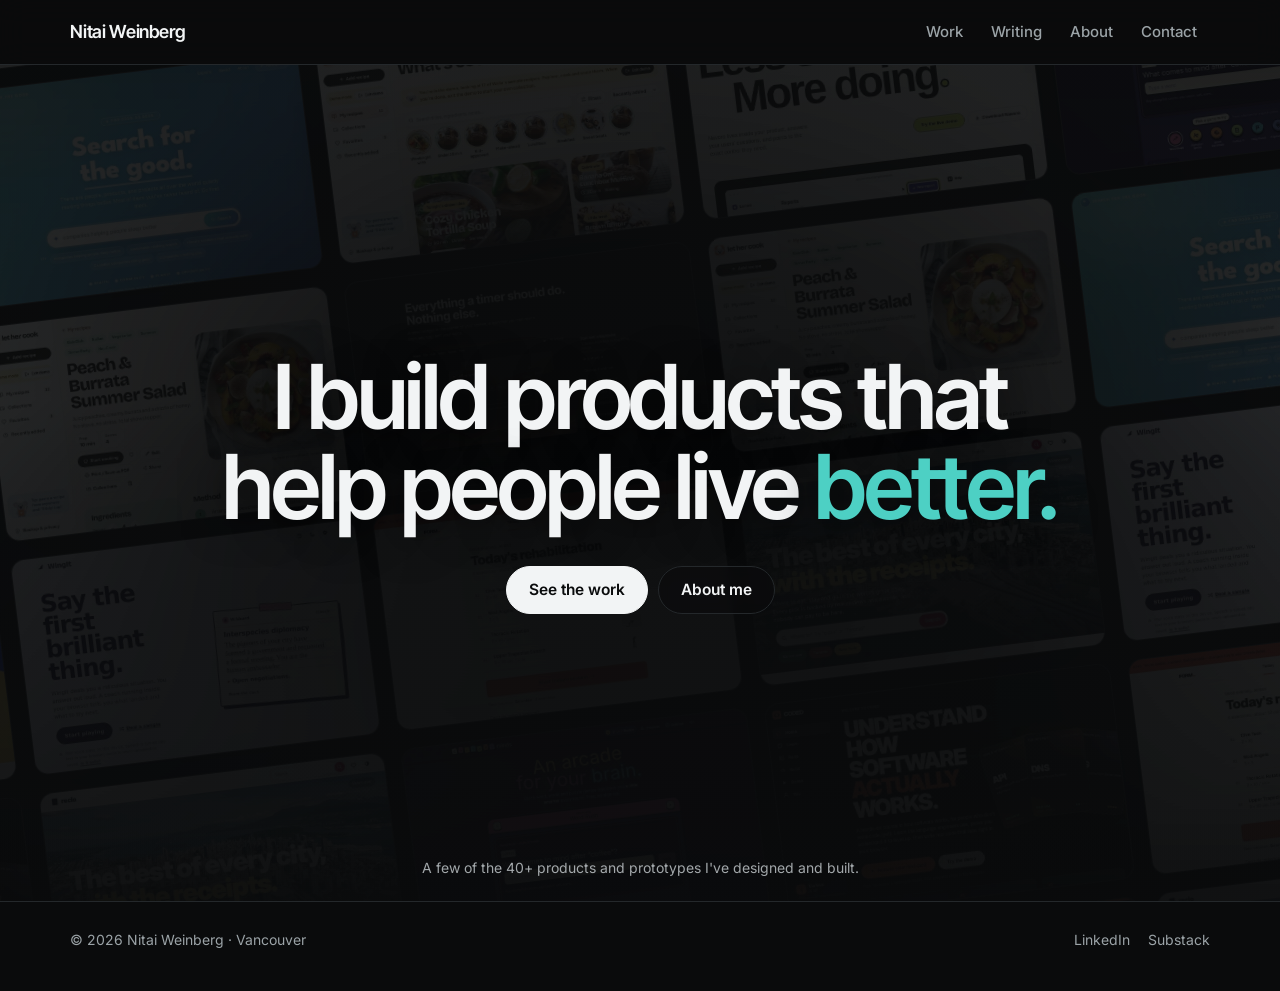
<file: index.html>
<!DOCTYPE html>
<html lang="en">
<head>
<meta charset="utf-8">
<meta name="viewport" content="width=device-width, initial-scale=1">
<title>Nitai Weinberg</title>
<meta name="description" content="Nitai Weinberg builds products in Vancouver.">
<link rel="preconnect" href="https://fonts.googleapis.com">
<link rel="preconnect" href="https://fonts.gstatic.com" crossorigin>
<link rel="preconnect" href="https://wsrv.nl" crossorigin>
<link rel="preconnect" href="https://images-na.ssl-images-amazon.com">
<link href="https://fonts.googleapis.com/css2?family=Inter+Tight:wght@500;600&family=Inter:wght@400;500;600&display=swap" rel="stylesheet">
<link rel="icon" href="favicon.svg" type="image/svg+xml">
<link rel="icon" href="favicon-32.png" sizes="32x32" type="image/png">
<link rel="apple-touch-icon" href="apple-touch-icon.png">
<link rel="stylesheet" href="style.css?v=1795734900">
</head>
<body>
<nav><div class="wrap"><a class="brand" href="index.html">Nitai Weinberg</a><div class="links"><a href="work.html">Work</a><a href="writing.html">Writing</a><a href="about.html">About</a><a href="contact.html">Contact</a></div></div></nav>
<main>
<header class="hero3">
 <div class="cols" aria-hidden="true"><div class="tilt">
  <div class="vcol"><img src="img/t/reclo.webp" alt="" decoding="async"><img src="img/t/wingit.webp" alt="" decoding="async"><img src="img/t/lhc-home.webp" alt="" decoding="async"><img src="img/t/sogo.webp" alt="" decoding="async"><img src="img/t/coded.webp" alt="" decoding="async"><img src="img/t/curious-minds.webp" alt="" decoding="async"><img src="img/t/reclo.webp" alt="" decoding="async"><img src="img/t/wingit.webp" alt="" decoding="async"><img src="img/t/lhc-home.webp" alt="" decoding="async"><img src="img/t/sogo.webp" alt="" decoding="async"><img src="img/t/coded.webp" alt="" decoding="async"><img src="img/t/curious-minds.webp" alt="" decoding="async"></div><div class="vcol down"><img src="img/t/form.webp" alt="" decoding="async"><img src="img/t/search-for-the-good.webp" alt="" decoding="async"><img src="img/t/lhc-recipe.webp" alt="" decoding="async"><img src="img/t/wingit.webp" alt="" decoding="async"><img src="img/t/reclo.webp" alt="" decoding="async"><img src="img/t/sogo.webp" alt="" decoding="async"><img src="img/t/form.webp" alt="" decoding="async"><img src="img/t/search-for-the-good.webp" alt="" decoding="async"><img src="img/t/lhc-recipe.webp" alt="" decoding="async"><img src="img/t/wingit.webp" alt="" decoding="async"><img src="img/t/reclo.webp" alt="" decoding="async"><img src="img/t/sogo.webp" alt="" decoding="async"></div><div class="vcol"><img src="img/t/coded.webp" alt="" decoding="async"><img src="img/t/lhc-home.webp" alt="" decoding="async"><img src="img/t/drift-demos.webp" alt="" decoding="async"><img src="img/t/form.webp" alt="" decoding="async"><img src="img/t/curious-minds.webp" alt="" decoding="async"><img src="img/t/wingit.webp" alt="" decoding="async"><img src="img/t/coded.webp" alt="" decoding="async"><img src="img/t/lhc-home.webp" alt="" decoding="async"><img src="img/t/drift-demos.webp" alt="" decoding="async"><img src="img/t/form.webp" alt="" decoding="async"><img src="img/t/curious-minds.webp" alt="" decoding="async"><img src="img/t/wingit.webp" alt="" decoding="async"></div><div class="vcol down"><img src="img/t/sogo.webp" alt="" decoding="async"><img src="img/t/navoro.webp" alt="" decoding="async"><img src="img/t/lhc-recipe.webp" alt="" decoding="async"><img src="img/t/reclo.webp" alt="" decoding="async"><img src="img/t/coded.webp" alt="" decoding="async"><img src="img/t/form.webp" alt="" decoding="async"><img src="img/t/sogo.webp" alt="" decoding="async"><img src="img/t/navoro.webp" alt="" decoding="async"><img src="img/t/lhc-recipe.webp" alt="" decoding="async"><img src="img/t/reclo.webp" alt="" decoding="async"><img src="img/t/coded.webp" alt="" decoding="async"><img src="img/t/form.webp" alt="" decoding="async"></div><div class="vcol"><img src="img/t/lhc-cook.webp" alt="" decoding="async"><img src="img/t/curious-minds.webp" alt="" decoding="async"><img src="img/t/search-for-the-good.webp" alt="" decoding="async"><img src="img/t/wingit.webp" alt="" decoding="async"><img src="img/t/form.webp" alt="" decoding="async"><img src="img/t/reclo.webp" alt="" decoding="async"><img src="img/t/lhc-cook.webp" alt="" decoding="async"><img src="img/t/curious-minds.webp" alt="" decoding="async"><img src="img/t/search-for-the-good.webp" alt="" decoding="async"><img src="img/t/wingit.webp" alt="" decoding="async"><img src="img/t/form.webp" alt="" decoding="async"><img src="img/t/reclo.webp" alt="" decoding="async"></div><div class="vcol down"><img src="img/t/wingit.webp" alt="" decoding="async"><img src="img/t/form.webp" alt="" decoding="async"><img src="img/t/reclo.webp" alt="" decoding="async"><img src="img/t/sogo.webp" alt="" decoding="async"><img src="img/t/navoro.webp" alt="" decoding="async"><img src="img/t/drift-demos.webp" alt="" decoding="async"><img src="img/t/wingit.webp" alt="" decoding="async"><img src="img/t/form.webp" alt="" decoding="async"><img src="img/t/reclo.webp" alt="" decoding="async"><img src="img/t/sogo.webp" alt="" decoding="async"><img src="img/t/navoro.webp" alt="" decoding="async"><img src="img/t/drift-demos.webp" alt="" decoding="async"></div>
 </div></div>
 <div class="veil" aria-hidden="true"></div>
 <div class="center">
  <h1>I build products that help people live <span>better.</span></h1>
  <div class="cta"><a class="btn primary" href="work.html">See the work</a><a class="btn" href="about.html">About me</a></div>
 </div>
 <p class="hero-note">A few of the 40+ products and prototypes I've designed and built.</p>
</header>
</main>
<footer><div class="wrap"><span>© 2026 Nitai Weinberg · Vancouver</span><div class="f-links"><a href="https://www.linkedin.com/in/nitaiweinberg/" target="_blank" rel="noopener">LinkedIn</a><a href="https://buildfoundations.substack.com/" target="_blank" rel="noopener">Substack</a></div></div></footer>
</body>
</html>
</file>
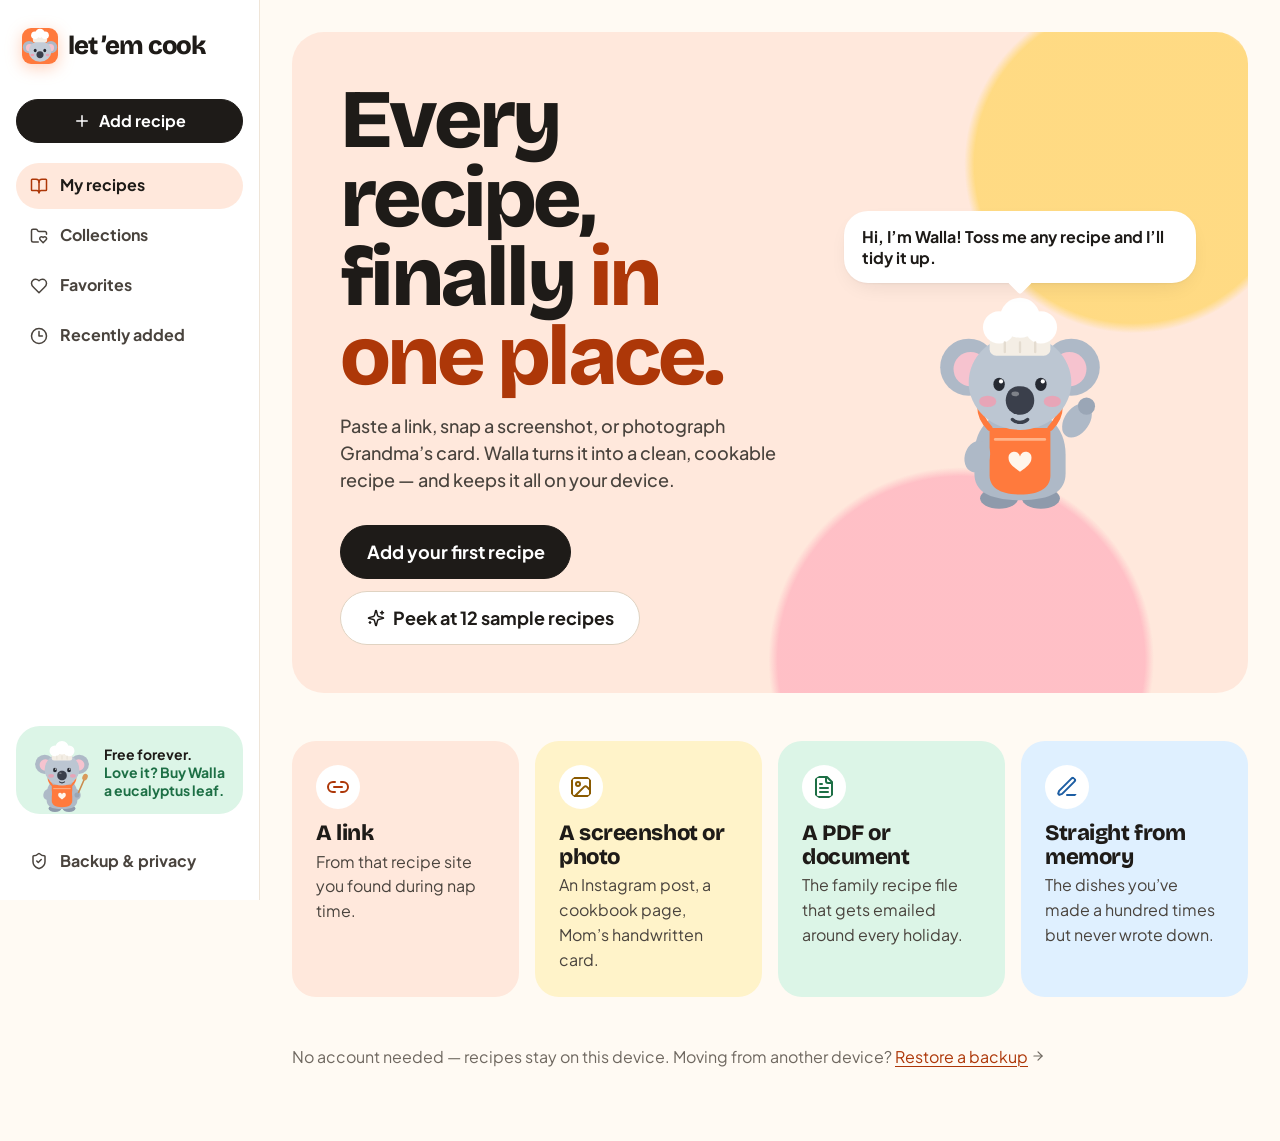
<file: lec-app/index.html>
<!doctype html>
<html lang="en">
  <head>
<script>/* Showcase: when you feed Walla, bring Walla into view so you can watch. */
document.addEventListener('click',function(e){if(!e.target.closest('.feed-option'))return;var st=document.querySelector('.feed-hero__stage');if(st)setTimeout(function(){window.scrollTo({top:Math.max(0,st.getBoundingClientRect().top+window.scrollY-70),behavior:'smooth'})},60)},true);
</script>
<script>/* Showcase: when outside photos are blocked (like in a preview), show local copies of the sample photos instead. */
(function(){var L=null;try{L=parent.__LEC_LOCAL}catch(e){}if(!L)return;var B=new URL('photos/',location.href).href;
function map(v){var m=String(v||'').match(/images\.unsplash\.com\/photo-(\d+)/);return m&&L[m[1]]?B+m[1]+'.jpg':v}
var d=Object.getOwnPropertyDescriptor(HTMLImageElement.prototype,'src');Object.defineProperty(HTMLImageElement.prototype,'src',{configurable:true,get:d.get,set:function(v){d.set.call(this,map(v))}});
var sa=Element.prototype.setAttribute;Element.prototype.setAttribute=function(n,v){if(this.tagName==='IMG'&&n==='src')v=map(v);return sa.call(this,n,v)};
function fix(img){var s=img.getAttribute('src')||'',m=s.match(/images\.unsplash\.com\/photo-(\d+)/);if(m&&L[m[1]]){img.removeAttribute('srcset');img.setAttribute('src',B+m[1]+'.jpg')}}
var MISS=['sample-chili-oil-noodles','sample-sheet-pan-chicken','sample-mango-smoothie'];
function item(a){var el=a;for(var i=0;i<7&&el.parentElement;i++){var p=el.parentElement,cn=el.className;if(cn&&[].some.call(p.children,function(c){return c!==el&&c.className===cn}))return el;el=p}return a.closest('li,article')||a}
var COVER={'Weeknight':'1712334562767','time=30':'1709201417401','Kid-Friendly':'1599974579688','Make-Ahead':'1790458820023','Lunchbox':'1790458820023','Breakfast':'1612182062633','Dessert':'1499636136210','Vegetarian':'1606850246029'};
function tidy(){MISS.forEach(function(id){document.querySelectorAll('a[href$="'+id+'"]').forEach(function(a){var c=a.closest('li')||a.closest('article')||a;if(c.style.display!=='none')c.style.display='none'})});
 document.querySelectorAll('p,span').forEach(function(e){if(e.children.length===0&&/^12 recipes$/.test(e.textContent.trim()))e.textContent='9 recipes'});
 document.querySelectorAll('a[href^="#/?"]').forEach(function(a){var w=a.querySelector('.walla-head');if(!w||a.querySelector('img.sc-cover'))return;var k=Object.keys(COVER).filter(function(t){return a.getAttribute('href').indexOf(t)>-1})[0];if(!k)return;var host=a.querySelector('.bubble__img')||w.parentElement;host.style.position='relative';host.style.overflow='hidden';var im=document.createElement('img');im.className='sc-cover';im.alt='';im.src=B+COVER[k]+'.jpg';im.style.cssText='position:absolute;inset:0;width:100%;height:100%;object-fit:cover;border-radius:inherit';host.appendChild(im)})}
document.addEventListener('DOMContentLoaded',tidy);
new MutationObserver(tidy).observe(document.documentElement,{subtree:true,childList:true});
new MutationObserver(function(ms){ms.forEach(function(m){if(m.type==='attributes'){if(m.target.tagName==='IMG')fix(m.target)}else m.addedNodes.forEach(function(n){if(n.nodeType!==1)return;if(n.tagName==='IMG')fix(n);if(n.querySelectorAll)n.querySelectorAll('img').forEach(fix)})})}).observe(document.documentElement,{subtree:true,childList:true,attributes:true,attributeFilter:['src']});})();</script>

    <meta charset="UTF-8" />
    <meta http-equiv="Content-Security-Policy" content="default-src 'self'; script-src 'self' 'wasm-unsafe-eval'; worker-src 'self' blob:; style-src 'self' 'unsafe-inline'; img-src 'self' data: blob: https:; font-src 'self' data:; connect-src 'self' https: data: blob:; object-src 'none'; base-uri 'self'; form-action 'none'" />
    <meta name="viewport" content="width=device-width, initial-scale=1, viewport-fit=cover" />
    <meta name="description" content="Let ’Em Cook — every recipe has a home. A private recipe library that lives in your browser." />
    <meta name="theme-color" content="#FFFAF3" />
    <meta name="referrer" content="no-referrer" />
    <link rel="icon" href="./favicon.svg" type="image/svg+xml" />
    <link rel="apple-touch-icon" href="./icons/apple-touch-icon.png" />
    <title>Let ’Em Cook</title>
    <script type="module" crossorigin src="./assets/index-BvpeSQqh.js"></script>
    <link rel="stylesheet" crossorigin href="./assets/index-KaSU-z3Q.css">
  <link rel="manifest" href="./manifest.webmanifest"></head>
  <body>
    <div id="root"></div>
    <noscript>Let ’Em Cook needs JavaScript to run, because your recipes are stored in this browser.</noscript>
  </body>
</html>
</file>
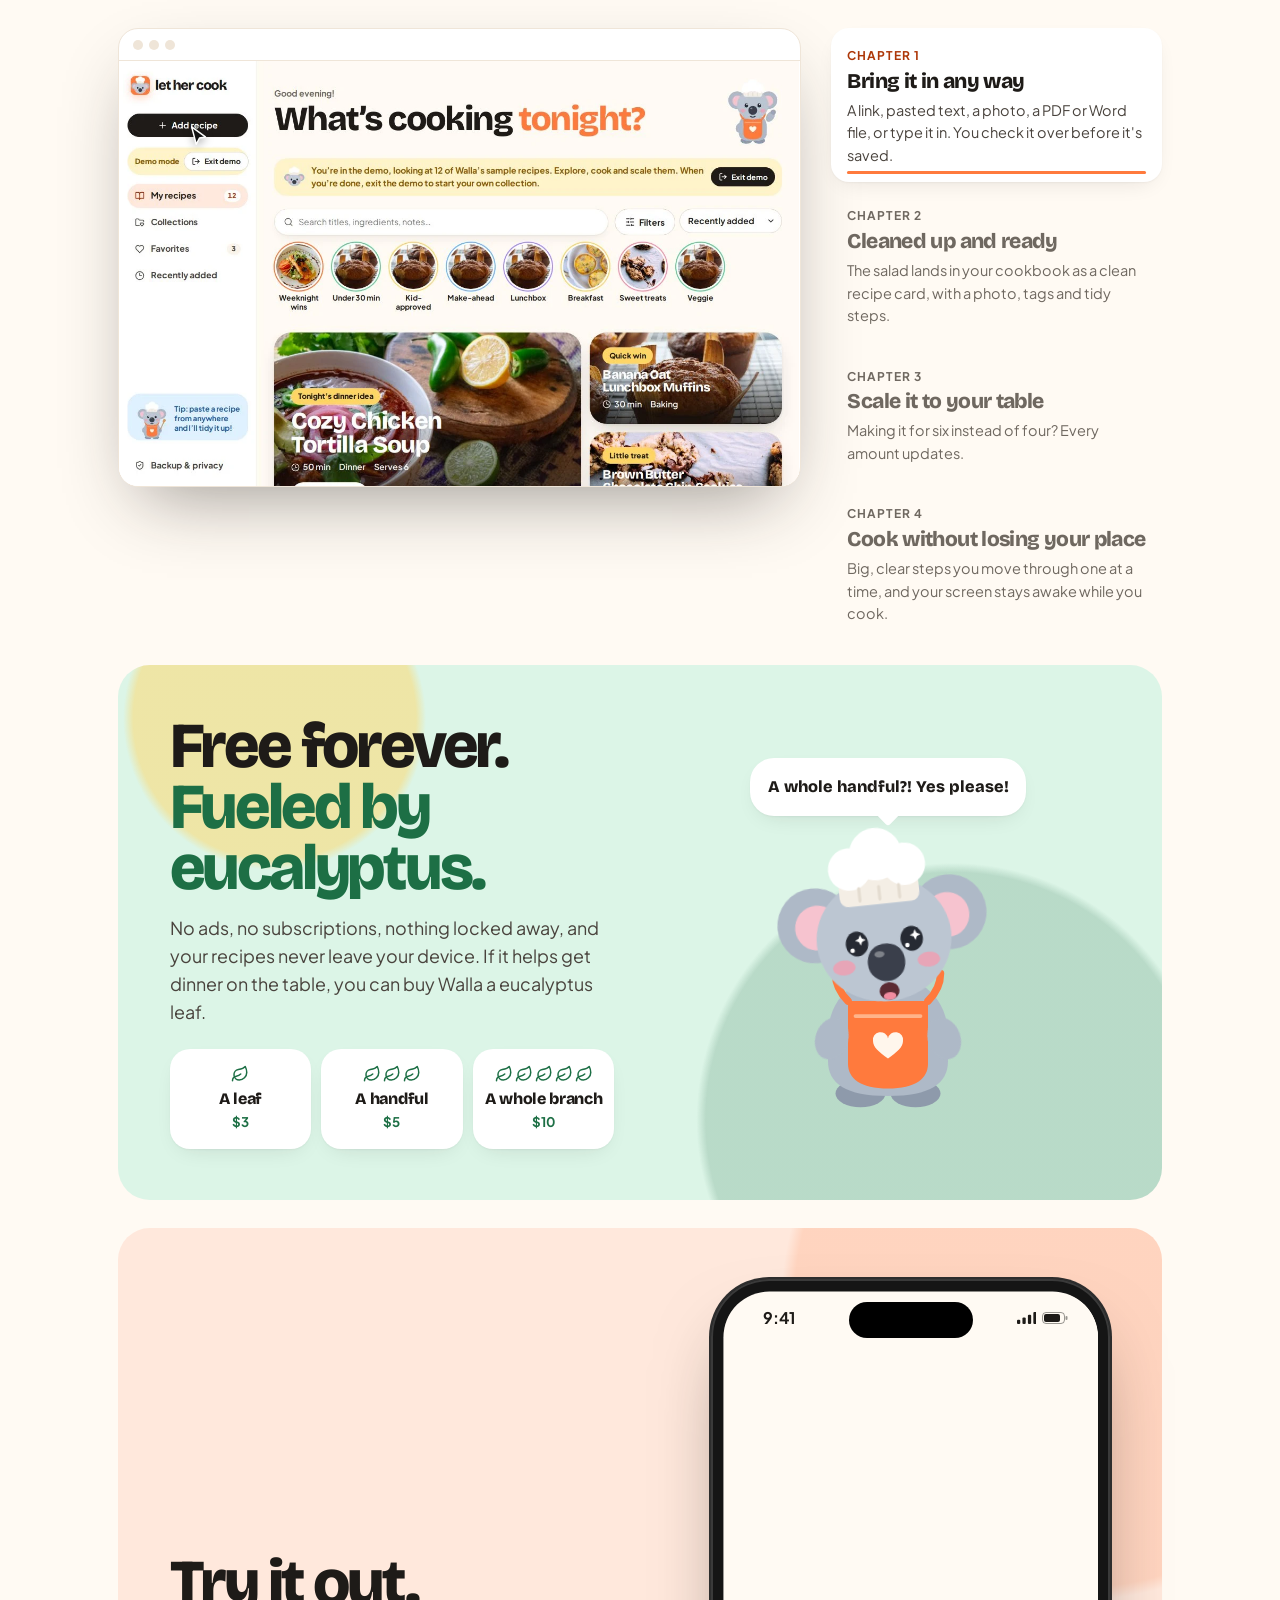
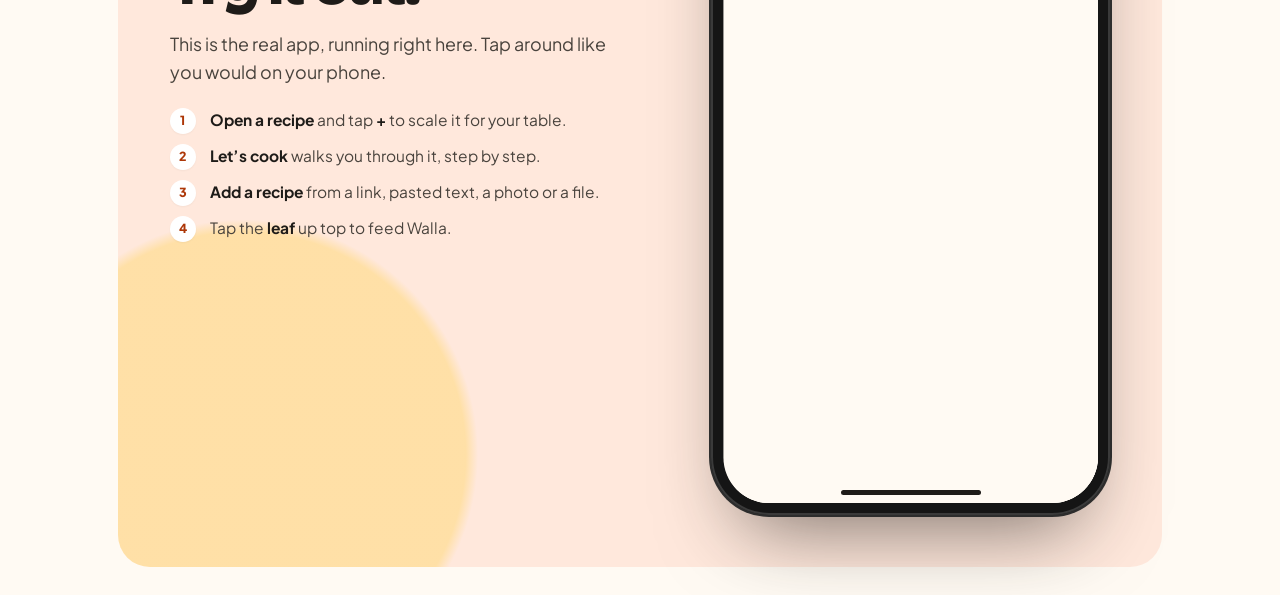
<file: lhc/index.html>
<!doctype html>
<html lang="en">
<head>
<meta charset="utf-8">
<meta name="viewport" content="width=device-width, initial-scale=1">
<title>Let 'Em Cook</title>
<link rel="preconnect" href="https://fonts.googleapis.com">
<link rel="preconnect" href="https://fonts.gstatic.com" crossorigin>
<link href="https://fonts.googleapis.com/css2?family=Bricolage+Grotesque:opsz,wght@12..96,600;12..96,800&family=Plus+Jakarta+Sans:wght@500;600;700&display=swap" rel="stylesheet">
<style>
/* Let 'Em Cook showcase, in the app's own colours: a short story told in four chapters, then Walla. */
:root{--bg:#fffaf3;--surface:#fff;--ink:#1e1b18;--ink-soft:#49433d;--muted:#6f6860;--line:#efe5d8;--line-strong:#e0d3c2;
--orange:#ff7a3d;--orange-ink:#ad3708;--orange-wash:#ffe8dc;--butter:#ffd666;--butter-ink:#8a5a00;--butter-wash:#fff3c9;--mint:#5fcf97;--mint-ink:#1d6f45;--mint-wash:#dcf5e7;--sky-ink:#1d5ea3;--sky-wash:#dff0ff;--lilac-ink:#5a3fbf;--lilac-wash:#ece5ff;
--display:"Bricolage Grotesque",ui-rounded,system-ui,sans-serif;--ui:"Plus Jakarta Sans",ui-rounded,system-ui,sans-serif;
--shadow-card:0 1px 2px rgba(30,27,24,.04),0 8px 24px -12px rgba(30,27,24,.16);--shadow-pop:0 30px 70px -24px rgba(30,27,24,.45)}
*{box-sizing:border-box;min-width:0}
body{margin:0;background:var(--bg);color:var(--ink);font:16px/1.55 var(--ui);-webkit-font-smoothing:antialiased}
.wrap{max-width:1120px;margin:0 auto;padding:0 clamp(18px,3vw,40px)}
h1,h2,h3{font-family:var(--display);font-weight:800;letter-spacing:-.045em;line-height:.98;margin:0}
p{margin:0}
:focus-visible{outline:2px solid var(--orange);outline-offset:3px;border-radius:8px}

/* hero */
.hero{display:grid;grid-template-columns:minmax(0,1.2fr) minmax(0,.8fr);gap:24px;align-items:center;padding-block:56px 32px}
.brand{display:flex;align-items:center;gap:10px;font:800 20px var(--display);letter-spacing:-.03em}
.brand img{width:34px;height:34px;border-radius:9px}
.hero h1{font-size:clamp(46px,6.6vw,84px);margin-top:20px}
.hero h1 em{font-style:normal;color:var(--orange)}
.hero p.lede{font-size:clamp(17px,1.6vw,20px);color:var(--ink-soft);margin-top:18px;max-width:36ch}
.ways{display:flex;flex-wrap:wrap;gap:8px;margin-top:22px}
.ways span{border-radius:12px;padding:9px 14px;font-weight:700;font-size:14.5px}
.w1{background:var(--orange-wash);color:var(--orange-ink)}.w2{background:var(--butter-wash);color:var(--butter-ink)}.w3{background:var(--mint-wash);color:var(--mint-ink)}.w4{background:var(--sky-wash);color:var(--sky-ink)}.w5{background:var(--lilac-wash);color:var(--lilac-ink)}
.hero-walla{display:flex;justify-content:center}

/* story */
.story{display:grid;grid-template-columns:minmax(0,1.55fr) minmax(0,.75fr);gap:clamp(18px,2.4vw,32px);align-items:start;padding-block:28px 24px}
.frame{border-radius:20px;border:1px solid var(--line);background:#fff;overflow:hidden;box-shadow:var(--shadow-pop)}
.frame .bar{height:32px;display:flex;align-items:center;gap:6px;padding:0 14px;border-bottom:1px solid var(--line)}
.frame .bar i{width:10px;height:10px;border-radius:50%;background:var(--line)}
.stage{position:relative;aspect-ratio:16/10;overflow:hidden;background:#fff;container-type:inline-size}
.stage>img{position:absolute;inset:0;width:100%;height:100%;object-fit:cover;opacity:0;transition:opacity .45s ease}
.stage>img.on{opacity:1}
.pane{position:absolute;inset:0;display:grid;place-items:center;padding:4% 6%;background:radial-gradient(70% 60% at 15% 0%,#fff3c9,transparent 70%),radial-gradient(60% 60% at 100% 100%,#ffe8dc,transparent 70%),#fffaf3;opacity:0;transition:opacity .45s}
.pane.on{opacity:1}
.pcard{width:100%;max-width:560px;background:#fff;border-radius:20px;box-shadow:var(--shadow-card);padding:clamp(14px,2.2vw,24px)}
.phd{display:flex;justify-content:space-between;align-items:flex-end;gap:12px;border-bottom:1px solid var(--line);padding-bottom:12px;margin-bottom:8px}
.kick{display:block;font-size:clamp(10px,1.1vw,12.5px);font-weight:700;color:var(--orange-ink)}
.phd b{font:800 clamp(18px,2.2vw,26px)/1.1 var(--display);letter-spacing:-.03em}
.srv{display:flex;align-items:center;gap:6px;font-size:13px;font-weight:600;color:var(--muted)}
.srv button{all:unset;width:26px;height:26px;border-radius:50%;border:1px solid var(--line-strong);display:grid;place-items:center;color:var(--ink);font-weight:700}
.srv button.press{background:var(--orange);color:#fff;border-color:var(--orange)}
.srv em{font-style:normal;font:800 18px var(--display);color:var(--ink);min-width:16px;text-align:center}
#ingList{list-style:none;margin:0;padding:0;display:grid}
#ingList li{display:flex;gap:10px;padding:clamp(5px,.8vw,8px) 0;border-bottom:1px dashed var(--line);font-size:clamp(11.5px,1.3vw,15px)}
#ingList li:last-child{border:0}
#ingList .q{font-weight:800;min-width:70px;color:var(--ink);transition:color .3s}
#ingList .q.chg{color:var(--orange);animation:pop .4s}
@keyframes pop{50%{transform:scale(1.15)}}
.awake{font-size:12px;font-weight:600;color:var(--mint-ink);background:var(--mint-wash);border-radius:999px;padding:4px 10px;white-space:nowrap}
#stepList{list-style:none;margin:0;padding:0;display:grid;gap:6px}
#stepList li{display:grid;grid-template-columns:28px minmax(0,1fr);gap:10px;align-items:start;padding:clamp(7px,1vw,11px);border-radius:12px;font-size:clamp(11.5px,1.3vw,15px);color:var(--muted);transition:all .3s}
#stepList li .n{width:24px;height:24px;border-radius:50%;display:grid;place-items:center;font-weight:800;font-size:12px;background:var(--line);color:var(--ink)}
#stepList li.cur{background:var(--orange-wash);color:var(--ink);font-weight:600}
#stepList li.cur .n{background:var(--orange);color:#fff}
#stepList li.done{color:var(--muted);text-decoration:line-through;opacity:.6}
#stepList li.done .n{background:var(--mint);color:#fff}
.nav{display:flex;justify-content:flex-end;margin-top:10px}
#stepBtn{background:var(--ink);color:#fff;border-radius:999px;padding:8px 16px;font-weight:700;font-size:13px;transition:transform .15s}
#stepBtn.press{transform:scale(.94)}
.cursor{position:absolute;z-index:6;width:22px;height:22px;left:60%;top:40%;transition:left .6s cubic-bezier(.3,.7,.25,1),top .6s cubic-bezier(.3,.7,.25,1),transform .12s ease;transform-origin:20% 10%;pointer-events:none;filter:drop-shadow(0 2px 4px rgba(0,0,0,.35))}
.cursor.press{transform:scale(.82)}
.ov.hl2{border:2px solid var(--orange);border-radius:12px;box-shadow:0 0 0 5px rgba(255,122,61,.16)}
.startbtn{display:inline-block;margin-top:12px;background:var(--ink);color:#fff;border-radius:999px;padding:8px 16px;font-weight:700;font-size:13px;transition:transform .15s}.startbtn.press{transform:scale(.94)}
.ripple{position:absolute;z-index:5;width:44px;height:44px;margin:-22px 0 0 -22px;border-radius:50%;border:2px solid var(--orange);opacity:0;pointer-events:none}
.ripple.go{animation:rip .6s ease-out}
@keyframes rip{from{opacity:.9;transform:scale(.3)}to{opacity:0;transform:scale(1.4)}}
.ov{position:absolute;z-index:4;opacity:0;transition:opacity .3s}
.ov.on{opacity:1}
.ov.ring5{border:3px solid var(--orange);border-radius:12px;box-shadow:0 0 0 6px rgba(255,122,61,.18);top:19.4%;width:14.4%;height:23.2%;transition:left .45s cubic-bezier(.3,.8,.3,1),opacity .3s}
.ov.url{left:25.6%;top:53.4%;width:57%;height:5.2%;background:#fff;display:flex;align-items:center;padding:0 1cqw;font-size:1.2cqw;color:#222;border-radius:6px;white-space:nowrap;overflow:hidden;text-overflow:ellipsis;box-sizing:border-box}
.ov.chk{left:45.2%;top:28%;width:1.9%;height:3%;background:#E8622F;border-radius:3px;display:grid;place-items:center;color:#fff;font-size:11px;font-weight:700}
.ov.hl{left:39.5%;top:37%;width:58%;height:18%;border:2px solid #E8622F;border-radius:14px;background:rgba(232,98,47,.07)}
.ov.dim{left:39.5%;top:9.8%;width:58%;height:24%;background:rgba(255,255,255,.65);border-radius:14px}
.ov.serves{left:31.5%;top:57.4%;width:2.8%;height:3.6%;background:#fff;display:grid;place-items:center;font:800 clamp(10px,1.3vw,17px) var(--ui);color:#1e1b18;border-radius:4px}
.ov.serves.flash{color:var(--orange)}
.toast{position:absolute;z-index:7;left:50%;bottom:7%;transform:translate(-50%,12px);opacity:0;transition:all .35s ease;background:#1e1b18;color:#fff;border-radius:999px;padding:10px 18px;font-weight:700;font-size:clamp(11px,1.2vw,15px);display:flex;align-items:center;gap:8px;white-space:nowrap}
.toast.on{opacity:1;transform:translate(-50%,0)}
.toast i{width:18px;height:18px;border-radius:50%;background:var(--mint);display:grid;place-items:center;font-style:normal;font-size:11px;color:#fff}
.chapters{list-style:none;margin:0;padding:0;display:grid;gap:6px;counter-reset:c}
.chapters button{all:unset;box-sizing:border-box;display:block;width:100%;cursor:pointer;padding:14px 16px 16px;border-radius:18px;position:relative;overflow:hidden;transition:background .2s}
.chapters .n{font:700 12px var(--ui);letter-spacing:.08em;text-transform:uppercase;color:var(--muted)}
.chapters b{display:block;font:800 21px/1.1 var(--display);letter-spacing:-.03em;color:var(--muted);margin-top:3px;transition:color .2s}
.chapters span.d{display:block;margin-top:6px;color:var(--muted);font-size:14.5px;transition:color .3s}
.chapters i{position:absolute;left:16px;right:16px;bottom:8px;height:3px;border-radius:2px;background:var(--line);opacity:0}
.chapters i::after{content:"";position:absolute;inset:0;width:0;border-radius:2px;background:var(--orange)}
.chapters li.on button{background:#fff;box-shadow:var(--shadow-card)}
.chapters li.on b{color:var(--ink)}
.chapters li.on .n{color:var(--orange-ink)}
.chapters li.on span.d{color:var(--ink-soft)}
.chapters li.on i{opacity:1}
.chapters li.on i::after{animation:prog var(--dur,9s) linear forwards}
@keyframes prog{to{width:100%}}
.chapters button:hover b{color:var(--ink)}

/* Try it out: the real app in a phone */
.tryit{margin-block:0 28px;border-radius:32px;padding:clamp(24px,4vw,56px);display:grid;grid-template-columns:minmax(0,1fr) auto;gap:clamp(20px,4vw,64px);align-items:center;background:radial-gradient(circle at 12% 88%,rgba(255,214,102,.45) 0 18%,transparent 19%),radial-gradient(circle at 92% 8%,rgba(255,122,61,.18) 0 22%,transparent 23%),var(--orange-wash)}
.tryit h2{font-size:clamp(40px,5vw,70px);letter-spacing:-.05em;line-height:.95}
.tryit .lede{margin-top:16px;font-size:clamp(16px,1.4vw,18px);color:var(--ink-soft);max-width:36ch}
.tlist{margin:22px 0 0;padding:0;list-style:none;counter-reset:t;display:grid;gap:10px;max-width:40ch}
.tlist li{counter-increment:t;display:grid;grid-template-columns:30px minmax(0,1fr);gap:10px;align-items:start;color:var(--ink-soft);font-size:15.5px}
.tlist li::before{content:counter(t);width:26px;height:26px;border-radius:50%;background:#fff;box-shadow:var(--shadow-card);display:grid;place-items:center;font-weight:800;font-size:12.5px;color:var(--orange-ink)}
.tlist b{color:var(--ink)}
.phonewrap{display:flex;justify-content:center}
.iphone{width:399px;padding:12px;border-radius:58px;background:#151515;box-shadow:0 0 0 2px #2d2d2d,inset 0 0 0 2px #3a3a3a,0 40px 80px -30px rgba(30,27,24,.6)}
.iscr{--k:1;position:relative;width:375px;height:812px;border-radius:46px;overflow:hidden;background:#fffaf3;clip-path:inset(0 round 46px);isolation:isolate}
.isb{position:absolute;top:0;left:0;right:0;height:calc(var(--k)*47px);display:flex;align-items:center;justify-content:space-between;padding:calc(var(--k)*6px) calc(var(--k)*30px) 0 calc(var(--k)*40px);font:700 calc(var(--k)*16px) var(--ui);color:#1e1b18;background:#fffaf3;z-index:2}
.isb .isl{position:absolute;left:50%;top:calc(var(--k)*11px);width:calc(var(--k)*124px);height:calc(var(--k)*36px);margin-left:calc(var(--k)*-62px);border-radius:999px;background:#000}
.isr{display:flex;gap:calc(var(--k)*6px);align-items:center}
.isr svg{height:calc(var(--k)*12px);fill:currentColor}
.iscr iframe{position:absolute;left:0;top:47px;width:375px;height:765px;border:0;background:#fffaf3;display:block}
.ihome{position:absolute;bottom:calc(var(--k)*8px);left:50%;width:calc(var(--k)*140px);height:calc(var(--k)*5px);margin-left:calc(var(--k)*-70px);border-radius:3px;background:#1e1b18;z-index:3;pointer-events:none}
@media(max-width:860px){.tryit{grid-template-columns:minmax(0,1fr)}}

/* Walla, fueled by eucalyptus */
.feed{margin-block:0 28px;border-radius:32px;padding:clamp(24px,4vw,56px);display:grid;grid-template-columns:minmax(0,1fr) minmax(0,1fr);gap:clamp(20px,4vw,56px);align-items:center;
background:radial-gradient(circle at 80% 85%,rgba(141,185,162,.45) 0 26%,transparent 27%),radial-gradient(circle at 15% 10%,rgba(255,214,102,.5) 0 14%,transparent 15%),var(--mint-wash)}
.feed h2{font-size:clamp(40px,5vw,70px);letter-spacing:-.05em;line-height:.95}
.feed h2 em{font-style:normal;color:var(--mint-ink)}
.feed .lede{margin-top:16px;font-size:clamp(16px,1.4vw,18px);color:var(--ink-soft);max-width:38ch}
.opts{display:grid;grid-template-columns:repeat(3,minmax(0,1fr));gap:10px;margin-top:24px}
.opt{all:unset;box-sizing:border-box;cursor:pointer;display:flex;flex-direction:column;align-items:center;gap:4px;padding:14px 8px;border-radius:20px;background:#fff;box-shadow:var(--shadow-card);border:2px solid transparent;transition:transform .15s,border-color .15s;text-align:center}
.opt:hover{transform:translateY(-3px);border-color:var(--mint)}
.opt.picked{border-color:var(--mint-ink);background:var(--mint-wash);box-shadow:0 0 0 4px rgba(95,207,151,.25)}
.opt .lv{display:flex;gap:2px;color:var(--mint-ink);min-height:20px}
.opt .lv svg{width:18px;height:18px}
.opt b{font:800 16px var(--display);letter-spacing:-.02em}
.opt small{font-weight:700;color:var(--mint-ink)}
.note{margin-top:12px;font-size:13.5px;color:var(--muted)}
.stagew{display:flex;justify-content:center}
.promise{list-style:none;padding:0;margin:0 0 56px;display:grid;grid-template-columns:repeat(3,minmax(0,1fr));gap:14px}
.promise li{padding:22px;border-radius:24px;background:#fff;box-shadow:var(--shadow-card)}
.promise h3{font-size:22px;letter-spacing:-.03em}
.promise p{color:var(--ink-soft);margin-top:6px;font-size:15px}
@media(max-width:860px){.hero,.story,.feed{grid-template-columns:minmax(0,1fr)}.hero-walla{order:-1}.promise{grid-template-columns:minmax(0,1fr)}.feed .stagew{order:-1}}
/* ---- three levels of excitement: react first, then eat, then say thanks ---- */
.wf-confetti{opacity:0}
/* 1 leaf: a shy, happy little hop with rosy cheeks */
.walla-feed.t-l1.is-incoming .walla-feed__svg{animation:r1 1.5s cubic-bezier(.45,0,.55,1) both;transform-origin:50% 100%}
@keyframes r1{0%{transform:none}16%{transform:scale(1.04,.95)}36%{transform:translateY(-14px) scale(.98,1.03)}56%{transform:scale(1.03,.97)}72%{transform:translateY(-6px)}88%,100%{transform:none}}
.t-l1 .wf-cheek{opacity:1}
/* 3 leaves: claps its paws and wiggles */
.walla-feed.t-l3.is-incoming .walla-feed__svg{animation:sway 1.2s cubic-bezier(.45,0,.55,1) 2 both;transform-origin:50% 100%}
.walla-feed.t-l3.is-incoming .wf-paw-l{transform-origin:55px 170px;animation:clapL 2.4s ease-in-out both}
.walla-feed.t-l3.is-incoming .wf-paw-r{transform-origin:145px 170px;animation:clapR 2.4s ease-in-out both}
@keyframes clapL{0%,100%{transform:none}12%,28%,44%,60%,76%{transform:translate(22px,-22px) rotate(-35deg)}20%,36%,52%,68%,84%{transform:translate(33px,-22px) rotate(-40deg)}}
@keyframes clapR{0%,100%{transform:none}12%,28%,44%,60%,76%{transform:translate(-22px,-22px) rotate(35deg)}20%,36%,52%,68%,84%{transform:translate(-33px,-22px) rotate(40deg)}}
@keyframes sway{0%,100%{transform:translateY(0) rotate(0)}25%{transform:translateY(-8px) rotate(-5deg)}50%{transform:translateY(0) rotate(0)}75%{transform:translateY(-8px) rotate(5deg)}}
/* 5 leaves: a gasp, then a full backflip, hearts everywhere */
.walla-feed.t-l5.is-incoming .walla-feed__svg{animation:r5 2.7s cubic-bezier(.45,0,.4,1) both;transform-origin:50% 62%}
@keyframes r5{0%{transform:none}14%,26%{transform:scale(1.07)}36%{transform:translateY(6px) scale(1.04,.92)}64%{transform:translateY(-58px) rotate(-200deg)}86%{transform:translateY(0) rotate(-360deg) scale(1.03,.96)}100%{transform:rotate(-360deg)}}
.walla-feed.t-l5.is-incoming .wf-hearts{opacity:1}
.walla-feed.t-l5.is-incoming .wf-heart{animation:wf-float 1.6s ease-out infinite}
.t-l5 .wf-cheek{opacity:1}
/* thank-yous, one per level */
.walla-feed.t-l1.is-happy .wf-heart:not(:first-child){display:none}
.walla-feed.t-l3.is-happy .wf-heart:nth-child(n+3){display:none}
.walla-feed.t-l3.is-happy .walla-feed__svg{animation:sway 1.3s cubic-bezier(.45,0,.55,1) infinite;transform-origin:50% 100%}
.walla-feed.t-l3.is-happy .wf-paw-l,.walla-feed.t-l3.is-happy .wf-paw-r{animation:none}
.walla-feed.t-l5.is-happy .wf-paw-l{transform-origin:55px 170px;animation:upL .5s ease-in-out infinite alternate}
.walla-feed.t-l5.is-happy .wf-paw-r{transform-origin:145px 170px;animation:upR .5s ease-in-out infinite alternate}
@keyframes upL{from{transform:translate(-26px,-46px) rotate(35deg)}to{transform:translate(-30px,-52px) rotate(5deg)}}
@keyframes upR{from{transform:translate(26px,-46px) rotate(-35deg)}to{transform:translate(30px,-52px) rotate(-5deg)}}
.walla-feed.t-l5.is-happy .wf-body{animation:wf-bounce .6s ease-in-out infinite}
.walla-feed.t-l5.is-happy .wf-confetti{opacity:1}
.wf-conf{transform-box:fill-box;transform-origin:center}
.walla-feed.t-l5.is-happy .wf-conf{animation:fall 1.8s ease-in infinite}
@keyframes fall{0%{opacity:0;transform:translateY(-20px) rotate(0)}15%{opacity:1}100%{opacity:0;transform:translateY(150px) rotate(320deg)}}
@keyframes shake{0%,100%{transform:rotate(-3deg)}50%{transform:rotate(3deg)}}
@media(max-width:600px){.feed,.tryit{padding:22px 18px;border-radius:24px}.feed h2,.tryit h2{font-size:38px}.wrap{padding:0 14px}}
@media(max-width:600px){.toast{font-size:10.5px;padding:6px 11px;gap:6px;bottom:5%}.toast i{width:14px;height:14px;font-size:9px}.chapters button{padding:11px 14px 14px}.chapters b{font-size:18px}.chapters span.d{font-size:13.5px}.story{padding-block:16px 20px}}
@media(max-width:520px){.opt .lv svg{width:12px;height:12px}.opt{padding:12px 4px}}
@media(prefers-reduced-motion:reduce){*{animation:none!important;transition:none!important}}
/* ───────────────────────── Walla eats a eucalyptus leaf ───────────────────────── */
.walla-feed {
  position: relative;
  display: flex;
  flex-direction: column;
  align-items: center;
  gap: 0.6rem;
}
.walla-feed__bubble {
  position: relative;
  padding: 0.7rem 1.1rem;
  border-radius: 24px;
  background: #fff;
  box-shadow: 0 1px 2px rgba(30,27,24,.04),0 8px 24px -12px rgba(30,27,24,.16);
  font-family: "Bricolage Grotesque",ui-rounded,system-ui,sans-serif;
  font-weight: 800;
  font-size: 1.125rem;
  text-align: center;
  min-height: 2.9rem;
  animation: wf-pop 0.35s cubic-bezier(0.2, 1.6, 0.4, 1);
}
.walla-feed__bubble::after {
  content: '';
  position: absolute;
  left: 50%;
  bottom: -7px;
  width: 16px;
  height: 16px;
  margin-left: -8px;
  background: #fff;
  transform: rotate(45deg);
  border-radius: 3px;
}
@keyframes wf-pop {
  from {
    transform: scale(0.7);
    opacity: 0;
  }
}
.walla-feed__svg {
  overflow: visible;
}
.walla-feed__svg g,
.walla-feed__svg ellipse,
.walla-feed__svg path {
  transform-box: view-box;
}

/* default visibility */
.wf-eyes-sparkle,
.wf-eyes-happy,
.wf-mouth-open,
.wf-mouth-chew,
.wf-mouth-grin,
.wf-crumb-stuck,
.wf-hearts {
  opacity: 0;
}

/* idle: a gentle sway */
.walla-feed.is-idle .wf-body {
  transform-origin: 100px 220px;
  animation: wf-sway 3s ease-in-out infinite;
}
@keyframes wf-sway {
  50% {
    transform: rotate(2deg);
  }
}

/* incoming: eyes go sparkly, mouth drops open in awe */
.walla-feed.is-incoming .wf-eyes-normal {
  opacity: 0;
}
.walla-feed.is-incoming .wf-eyes-sparkle {
  opacity: 1;
  transform-origin: 100px 94px;
  animation: wf-twinkle 0.5s ease-in-out infinite alternate;
}
@keyframes wf-twinkle {
  to {
    transform: scale(1.06);
  }
}
.walla-feed.is-incoming .wf-mouth-smile {
  opacity: 0;
}
.walla-feed.is-incoming .wf-mouth-open {
  opacity: 1;
}
.walla-feed.is-incoming .wf-head {
  transform-origin: 100px 120px;
  animation: wf-lean 1.3s ease-out forwards;
}
@keyframes wf-lean {
  to {
    transform: rotate(-6deg) translateY(-2px);
  }
}
.wf-sprig-in {
  animation: wf-drift 1.3s cubic-bezier(0.3, 0.8, 0.4, 1) both;
}
@keyframes wf-drift {
  0% {
    transform: translate(70px, -150px) rotate(-40deg);
    opacity: 0;
  }
  20% {
    opacity: 1;
  }
  45% {
    transform: translate(40px, -80px) rotate(18deg);
  }
  70% {
    transform: translate(12px, -26px) rotate(-10deg);
  }
  100% {
    transform: translate(0, 0) rotate(0);
  }
}

/* eating: chomp chomp, puffy cheeks, head bob */
.walla-feed.is-eating .wf-mouth-smile {
  opacity: 0;
}
.walla-feed.is-eating .wf-mouth-open {
  animation: wf-chomp-a 0.32s steps(1) infinite;
}
.walla-feed.is-eating .wf-mouth-chew {
  animation: wf-chomp-b 0.32s steps(1) infinite;
}
@keyframes wf-chomp-a {
  0% {
    opacity: 1;
  }
  50% {
    opacity: 0;
  }
}
@keyframes wf-chomp-b {
  0% {
    opacity: 0;
  }
  50% {
    opacity: 1;
  }
}
.walla-feed.is-eating .wf-eyes-normal {
  opacity: 0;
}
.walla-feed.is-eating .wf-eyes-happy {
  opacity: 1;
}
.walla-feed.is-eating .wf-cheek-l {
  transform-origin: 66px 112px;
  animation: wf-puff 0.32s ease-in-out infinite alternate;
}
.walla-feed.is-eating .wf-cheek-r {
  transform-origin: 134px 112px;
  animation: wf-puff 0.32s ease-in-out infinite alternate;
}
@keyframes wf-puff {
  to {
    transform: scale(1.6, 1.4);
    opacity: 1;
  }
}
.walla-feed.is-eating .wf-head {
  transform-origin: 100px 130px;
  animation: wf-bob 0.32s ease-in-out infinite alternate;
}
@keyframes wf-bob {
  from {
    transform: rotate(-3deg) translateY(0);
  }
  to {
    transform: rotate(3deg) translateY(2px);
  }
}
.wf-sprig {
  transition: transform 0.25s ease-out;
}
.wf-leaf {
  transition: opacity 0.18s ease, transform 0.18s ease;
}
.wf-leaf.is-eaten {
  opacity: 0;
}
.wf-crumb {
  transform-box: fill-box;
  transform-origin: center;
  animation: wf-crumb 0.6s ease-out forwards;
}
@keyframes wf-crumb {
  to {
    transform: translate(var(--dx), var(--dy)) rotate(90deg);
    opacity: 0;
  }
}

/* burp: eyes shut, a little hop */
.walla-feed.is-burp .wf-eyes-normal,
.walla-feed.is-burp .wf-mouth-smile {
  opacity: 0;
}
.walla-feed.is-burp .wf-eyes-happy {
  opacity: 1;
}
.walla-feed.is-burp .wf-mouth-open {
  opacity: 1;
  transform-origin: 100px 134px;
  animation: wf-burp 0.5s ease-out;
}
@keyframes wf-burp {
  30% {
    transform: scale(1.35);
  }
}
.walla-feed.is-burp .wf-body {
  transform-origin: 100px 225px;
  animation: wf-hop 0.5s ease-out;
}
@keyframes wf-hop {
  30% {
    transform: translateY(-8px) scale(1.02, 0.98);
  }
}
.walla-feed.is-burp .wf-crumb-stuck {
  opacity: 1;
}

/* happy: big grin, rosy cheeks, belly pat, hearts */
.walla-feed.is-happy .wf-eyes-normal,
.walla-feed.is-happy .wf-mouth-smile {
  opacity: 0;
}
.walla-feed.is-happy .wf-eyes-happy,
.walla-feed.is-happy .wf-mouth-grin,
.walla-feed.is-happy .wf-crumb-stuck,
.walla-feed.is-happy .wf-hearts {
  opacity: 1;
}
.walla-feed.is-happy .wf-cheek {
  opacity: 1;
}
.walla-feed.is-happy .wf-cheek-l {
  transform-origin: 66px 112px;
  transform: scale(1.3);
}
.walla-feed.is-happy .wf-cheek-r {
  transform-origin: 134px 112px;
  transform: scale(1.3);
}
.walla-feed.is-happy .wf-body {
  transform-origin: 100px 225px;
  animation: wf-bounce 0.9s ease-in-out infinite;
}
@keyframes wf-bounce {
  0%,
  100% {
    transform: translateY(0);
  }
  50% {
    transform: translateY(-6px);
  }
}
.walla-feed.is-happy .wf-paw-l {
  transform-origin: 70px 150px;
  animation: wf-pat 0.45s ease-in-out infinite alternate;
}
@keyframes wf-pat {
  to {
    transform: translate(10px, 8px) rotate(-12deg);
  }
}
.wf-heart {
  transform-box: fill-box;
}
.walla-feed.is-happy .wf-heart {
  animation: wf-float 2s ease-out infinite;
}
@keyframes wf-float {
  0% {
    opacity: 0;
    translate: 0 10px;
    scale: 0.6;
  }
  20% {
    opacity: 1;
  }
  100% {
    opacity: 0;
    translate: 0 -40px;
    scale: 1.2;
  }
}

@media (prefers-reduced-motion: reduce) {
  .walla-feed * {
    animation: none !important;
  }
  .walla-feed.is-happy .wf-hearts {
    opacity: 1;
  }
}


.walla-feed.is-eating .wf-head{animation-duration:.45s!important}
.walla-feed{min-height:calc(var(--wsz,250px)*1.15 + 4.6rem);justify-content:flex-end}
.walla-feed__bubble{width:min(100%,300px);height:3.6rem;min-height:0;display:flex;align-items:center;justify-content:center;line-height:1.15;font-size:1.02rem;box-sizing:border-box;animation:bfade .3s ease-out}
@keyframes bfade{from{opacity:0;transform:translateY(4px)}}
.wf-sprig-in{animation-duration:.7s!important}

</style>
</head>
<body>
<div class="wrap">
<div id="heroWalla" hidden></div>

 <section class="story" id="story">
  <div class="frame"><div class="bar"><i></i><i></i><i></i></div>
   <div class="stage">
    <img src="img/lhc-home.webp" alt="Let 'Em Cook home: What's cooking tonight?" class="on">
    <img src="img/lhc-add.webp" alt="Add a recipe from a link, text, photo, file or by typing">
    <img src="img/lhc-recipe.webp" alt="A recipe page: Peach and Burrata Summer Salad">
    <div class="pane" id="scalePane"><div class="pcard"><div class="phd"><div><span class="kick">Peach &amp; Burrata Summer Salad</span><b>Ingredients</b></div><div class="srv"><span>Serves</span><button aria-hidden="true">−</button><em id="srvN">4</em><button id="srvPlus" aria-hidden="true">+</button></div></div><ul id="ingList"></ul><div class="nav"><span class="startbtn" id="startBtn">Start cooking →</span></div></div></div>
    <div class="pane" id="cookPane"><div class="pcard cook"><div class="phd"><div><span class="kick">Cooking · Peach &amp; Burrata Summer Salad</span><b id="stepCount">Step 1 of 4</b></div><span class="awake">Screen stays awake</span></div><ol id="stepList"></ol><div class="nav"><span id="stepBtn">Next step →</span></div></div></div>
    <div class="ov ring5" id="ring5"></div><div class="ov url" id="ovUrl"></div><div class="ov serves" id="ovServes">4</div>
    <div class="ov hl2" id="ovHl2"></div><div class="ov dim" id="ovDim"></div><div class="ov hl" id="ovHl"></div><div class="ov chk" id="ovChk">✓</div>
    <div class="toast" id="toast"><i>✓</i><span id="toastT">Saved to your cookbook</span></div>
    <div class="ripple" id="rip"></div>
    <svg class="cursor" id="cur" viewBox="0 0 24 24"><path d="M4 2l15 11-6.5 1.2L9 21z" fill="#111" stroke="#fff" stroke-width="1.6" stroke-linejoin="round"/></svg>
   </div>
  </div>
  <ol class="chapters" id="chapters">
   <li><button><span class="n">Chapter 1</span><b>Bring it in any way</b><span class="d">A link, pasted text, a photo, a PDF or Word file, or type it in. You check it over before it's saved.</span><i></i></button></li>
   <li><button><span class="n">Chapter 2</span><b>Cleaned up and ready</b><span class="d">The salad lands in your cookbook as a clean recipe card, with a photo, tags and tidy steps.</span><i></i></button></li>
   <li><button><span class="n">Chapter 3</span><b>Scale it to your table</b><span class="d">Making it for six instead of four? Every amount updates.</span><i></i></button></li>
   <li><button><span class="n">Chapter 4</span><b>Cook without losing your place</b><span class="d">Big, clear steps you move through one at a time, and your screen stays awake while you cook.</span><i></i></button></li>
  </ol>
 </section>

 <section class="feed">
  <div>
   <h2>Free forever. <em>Fueled by eucalyptus.</em></h2>
   <p class="lede">No ads, no subscriptions, nothing locked away, and your recipes never leave your device. If it helps get dinner on the table, you can buy Walla a eucalyptus leaf.</p>
   <div class="opts" role="group" aria-label="Feed Walla">
    <button class="opt" data-n="1"><span class="lv">%L1%</span><b>A leaf</b><small>$3</small></button>
    <button class="opt" data-n="3"><span class="lv">%L3%</span><b>A handful</b><small>$5</small></button>
    <button class="opt" data-n="5"><span class="lv">%L5%</span><b>A whole branch</b><small>$10</small></button>
   </div>
   
  </div>
  <div class="stagew" id="feedWalla"></div>
 </section>

 <section class="tryit">
  <div class="tcopy">
   <h2>Try it out.</h2>
   <p class="lede">This is the real app, running right here. Tap around like you would on your phone.</p>
   <ol class="tlist">
    <li><span><b>Open a recipe</b> and tap <b>+</b> to scale it for your table.</span></li>
    <li><span><b>Let’s cook</b> walks you through it, step by step.</span></li>
    <li><span><b>Add a recipe</b> from a link, pasted text, a photo or a file.</span></li>
    <li><span>Tap the <b>leaf</b> up top to feed Walla.</span></li>
   </ol>
  </div>
  <div class="phonewrap"><div class="iphone" id="iphone"><div class="iscr" id="iscr">
   <div class="isb"><span>9:41</span><i class="isl"></i><span class="isr"><svg viewBox="0 0 18 11"><rect x="0" y="7" width="3" height="4" rx="1"/><rect x="5" y="5" width="3" height="6" rx="1"/><rect x="10" y="2.5" width="3" height="8.5" rx="1"/><rect x="15" y="0" width="3" height="11" rx="1"/></svg><svg viewBox="0 0 26 12"><rect x=".5" y=".5" width="22" height="11" rx="3.5" fill="none" stroke="currentColor" opacity=".45"/><rect x="2" y="2" width="16" height="8" rx="2"/><rect x="23.5" y="4" width="2" height="4" rx="1" opacity=".45"/></svg></span></div>
   <iframe id="appFrame" data-src="../lec-app/index.html" title="Let 'Em Cook, the real app"></iframe>
   <i class="ihome"></i>
  </div></div></div>
 </section>

</div>
<script>
(function(){
var reduce=matchMedia('(prefers-reduced-motion: reduce)').matches;
var sleep=function(ms){return new Promise(function(r){setTimeout(r,ms)})};

/* ---------- Walla (ported from the app's WallaFeed) ---------- */
var GREY='#AEB9C7',FACE='#BCC6D2',PINK='#F6C3CF',CHEEK='#F59AAE',NOSE='#3A3F4B',EYE='#262A33',APRON='#FF7A3D',LEAF='#8DB9A2',EDGE='#5E8F78';
var BUBBLE={idle:'Psst… is that eucalyptus I smell?',incoming:'Is that… for ME?!',eating:'nom nom nom',burp:'*burp*  …oh my, excuse me!',happy:'THANK YOU!! You’re the best.'};
function wallaSVG(size){
 var hearts=[[42,60,0],[160,52,.5],[30,120,1],[172,118,1.5]].map(function(h,i){return '<path class="wf-heart" style="animation-delay:'+h[2]+'s" transform="translate('+h[0]+' '+h[1]+')" d="M0 6c-4-3-7-5.5-7-8.5a3.6 3.6 0 0 1 7-1.2 3.6 3.6 0 0 1 7 1.2c0 3-3 5.5-7 8.5z" fill="'+(i%2?APRON:CHEEK)+'"/>'}).join('');
 return '<svg width="'+size+'" height="'+(size*1.15)+'" viewBox="0 0 200 230" class="walla-feed__svg" role="img" aria-label="Walla the koala">'+
 '<g class="wf-hearts">'+hearts+'</g><g class="wf-confetti">'+[[30,10,0],[60,0,.5],[95,6,.2],[130,-4,.8],[165,8,.35],[45,30,1.1],[150,26,1.3],[110,20,.9]].map(function(c,i){return '<ellipse class="wf-conf" style="animation-delay:'+c[2]+'s" cx="'+c[0]+'" cy="'+c[1]+'" rx="4.4" ry="3" fill="'+(i%2?LEAF:EDGE)+'"/>'}).join('')+'</g><g class="wf-body">'+
 '<ellipse cx="78" cy="214" rx="20" ry="11" fill="#8E9AAB"/><ellipse cx="122" cy="214" rx="20" ry="11" fill="#8E9AAB"/>'+
 '<path d="M52 168c0-30 21-48 48-48s48 18 48 48v20c0 18-14 28-48 28s-48-10-48-28z" fill="'+GREY+'"/>'+
 '<path d="M68 140h64v50c0 12-10 20-32 20s-32-8-32-20z" fill="'+APRON+'"/>'+
 '<path d="M68 140c-6-6-10-14-10-22M132 140c6-6 10-14 10-22" stroke="'+APRON+'" stroke-width="6" stroke-linecap="round" fill="none"/>'+
 '<path d="M100 186c-7-5-12-9-12-14a6 6 0 0 1 12-2 6 6 0 0 1 12 2c0 5-5 9-12 14z" fill="#FFF6EC"/><path d="M74 152h52" stroke="#FFB48A" stroke-width="3" stroke-linecap="round"/>'+
 '<g class="wf-paw-l"><ellipse cx="55" cy="170" rx="13" ry="17" fill="'+GREY+'" transform="rotate(20 55 170)"/></g><g class="wf-paw-r"><ellipse cx="145" cy="170" rx="13" ry="17" fill="'+GREY+'" transform="rotate(-20 145 170)"/></g>'+
 '<g class="wf-head"><circle cx="46" cy="76" r="30" fill="'+GREY+'"/><circle cx="154" cy="76" r="30" fill="'+GREY+'"/><circle cx="48" cy="78" r="18" fill="'+PINK+'"/><circle cx="152" cy="78" r="18" fill="'+PINK+'"/>'+
 '<ellipse cx="100" cy="92" rx="54" ry="50" fill="'+FACE+'"/><rect x="68" y="42" width="64" height="22" rx="7" fill="#F4EEE5"/><circle cx="78" cy="34" r="17" fill="#fff"/><circle cx="122" cy="34" r="17" fill="#fff"/><circle cx="100" cy="24" r="21" fill="#fff"/>'+
 '<path d="M84 50v10M100 50v10M116 50v10" stroke="#E4DCD0" stroke-width="2.5" stroke-linecap="round"/>'+
 '<g class="wf-eyes-normal"><ellipse cx="78" cy="94" rx="6" ry="7" fill="'+EYE+'"/><ellipse cx="122" cy="94" rx="6" ry="7" fill="'+EYE+'"/><circle cx="80" cy="91" r="2.2" fill="#fff"/><circle cx="124" cy="91" r="2.2" fill="#fff"/></g>'+
 '<g class="wf-eyes-sparkle"><ellipse cx="78" cy="94" rx="9" ry="10" fill="'+EYE+'"/><ellipse cx="122" cy="94" rx="9" ry="10" fill="'+EYE+'"/><path d="M81 87l1.3 3 3 1.3-3 1.3-1.3 3-1.3-3-3-1.3 3-1.3z" fill="#fff"/><path d="M125 87l1.3 3 3 1.3-3 1.3-1.3 3-1.3-3-3-1.3 3-1.3z" fill="#fff"/><circle cx="74" cy="99" r="1.8" fill="#fff"/><circle cx="118" cy="99" r="1.8" fill="#fff"/></g>'+
 '<g class="wf-eyes-happy" fill="none" stroke="'+EYE+'" stroke-width="4" stroke-linecap="round"><path d="M70 97q8-10 16 0"/><path d="M114 97q8-10 16 0"/></g>'+
 '<ellipse class="wf-cheek wf-cheek-l" cx="66" cy="112" rx="9" ry="6" fill="'+CHEEK+'" opacity=".75"/><ellipse class="wf-cheek wf-cheek-r" cx="134" cy="112" rx="9" ry="6" fill="'+CHEEK+'" opacity=".75"/>'+
 '<path d="M100 96c11 0 15 8 15 15 0 9-7 15-15 15s-15-6-15-15c0-7 4-15 15-15z" fill="'+NOSE+'"/><ellipse cx="95" cy="104" rx="4" ry="2.5" fill="#fff" opacity=".35"/>'+
 '<path class="wf-mouth-smile" d="M92 131c4 4 12 4 16 0" stroke="'+NOSE+'" stroke-width="3.5" stroke-linecap="round" fill="none"/>'+
 '<g class="wf-mouth-open"><ellipse cx="100" cy="134" rx="8" ry="7" fill="#5B2B33"/><ellipse cx="100" cy="138" rx="5" ry="3" fill="#F28CA0"/></g>'+
 '<path class="wf-mouth-chew" d="M91 132q4.5 4 9 0q4.5 4 9 0" stroke="'+NOSE+'" stroke-width="3.2" stroke-linecap="round" stroke-linejoin="round" fill="none"/>'+
 '<g class="wf-mouth-grin"><path d="M88 129q12 14 24 0z" fill="#5B2B33" stroke="'+NOSE+'" stroke-width="2.5" stroke-linejoin="round"/><path d="M94 135q6 4 12 0" fill="#F28CA0"/></g>'+
 '<ellipse class="wf-crumb-stuck" cx="117" cy="127" rx="4.6" ry="3" fill="'+LEAF+'" stroke="'+EDGE+'" stroke-width="1" transform="rotate(-25 117 127)"/>'+
 '</g></g><g class="wf-sprig-slot"></g><g class="wf-crumb-slot"></g></svg>';
}
function makeWalla(el,size){
 el.innerHTML='<div style="--wsz:'+size+'px" class="walla-feed is-idle" aria-live="polite"><p class="walla-feed__bubble">'+BUBBLE.idle+'</p>'+wallaSVG(size)+'</div>';
 var root=el.firstChild,bubble=root.querySelector('.walla-feed__bubble'),sprigSlot=root.querySelector('.wf-sprig-slot'),crumbSlot=root.querySelector('.wf-crumb-slot'),timers=[],busy=false;
 function phase(p){var keep=[].filter.call(root.classList,function(c){return c.indexOf('t-')===0});root.className='walla-feed is-'+p+(keep.length?' '+keep.join(' '):'');var b=bubble.cloneNode(false);b.textContent=BUBBLE[p];bubble.replaceWith(b);bubble=b}
 function say(t){var b=bubble.cloneNode(false);b.textContent=t;bubble.replaceWith(b);bubble=b}
 function clear(){timers.forEach(clearTimeout);timers=[]}
 function at(ms,fn){timers.push(setTimeout(fn,ms))}
 function feed(leaves,done){
  clear();busy=true;
  if(reduce){phase('happy');busy=false;done&&done();return}
  var STEP=7.5,SCALE=1.7,originX=100+SCALE*(leaves*STEP)+2;
  var leafs='';for(var k=0;k<leaves;k++){var x=-leaves*STEP+k*STEP,up=k%2===0;leafs+='<ellipse class="wf-leaf" cx="'+x+'" cy="'+(up?-7:3.5)+'" rx="5.6" ry="4.4" fill="'+LEAF+'" stroke="'+EDGE+'" stroke-width="1.2" transform="rotate('+(up?-24:24)+' '+x+' '+(up?-7:3.5)+')"/>'}
  var L=leaves===5?5:leaves===3?3:1;
  var R=L===5?2700:L===3?2400:1500;
  var LINES={1:['Ooh, is that for me?','Thank you, that’s so sweet!'],3:['A whole handful?! Yes please!','You’re the best!'],5:['A WHOLE BRANCH?!','Best. Day. EVER!']};
  root.classList.remove('t-l1','t-l3','t-l5','t-wait');
  phase('incoming');root.classList.add('t-l'+L);say(LINES[L][0]);
  var sprig,leafEls;
  at(R+150,function(){root.classList.remove('t-l'+L);root.classList.add('t-wait');say('Mmm, eucalyptus…');
   sprigSlot.innerHTML='<g class="wf-sprig-in"><g class="wf-sprig" transform="translate('+originX+' 138) scale('+SCALE+')"><path d="M0 0 L'+(-leaves*STEP-4)+' -4" stroke="#8A7458" stroke-width="2" stroke-linecap="round"/>'+leafs+'</g></g>';
   sprig=sprigSlot.querySelector('.wf-sprig');leafEls=sprigSlot.querySelectorAll('.wf-leaf');});
  var CH=900,S=R+1000;
  at(S,function(){root.classList.remove('t-wait');phase('eating')});
  for(var i=1;i<=leaves;i++)(function(i){at(S+i*CH,function(){
   leafEls[i-1].classList.add('is-eaten');
   var shift=-Math.min(i,leaves-1)*STEP*SCALE;sprig.setAttribute('transform','translate('+(originX+shift)+' 138) scale('+SCALE+')');
   crumbSlot.innerHTML='<g class="wf-crumbs">'+[[-14,-10],[12,-12],[-18,4],[16,6],[0,-16]].map(function(d,j){return '<ellipse class="wf-crumb" cx="100" cy="134" rx="2.4" ry="1.6" fill="'+(j%2?LEAF:EDGE)+'" style="--dx:'+d[0]+'px;--dy:'+d[1]+'px"/>'}).join('')+'</g>';
  })})(i);
  var end=S+leaves*CH,B=end+200;
  at(end+150,function(){sprigSlot.innerHTML='';crumbSlot.innerHTML='';if(L>1){phase('burp')}});
  if(L>1)B=end+1300;
  at(B,function(){root.classList.add('t-l'+L);phase('happy');say(LINES[L][1])});
  var H=L===5?4200:L===3?3400:2800;
  at(B+H,function(){root.classList.remove('t-l1','t-l3','t-l5');phase('idle');busy=false;done&&done()});
 }
 return {feed:feed,say:say,phase:phase,isBusy:function(){return busy}};
}
var hero=makeWalla(document.getElementById('heroWalla'),220);
hero.say("Hi, I'm Walla! Paste a recipe and I'll tidy it up.");
var fw=makeWalla(document.getElementById('feedWalla'),250);
var LEAFICON='<svg viewBox="0 0 24 24" fill="none" stroke="currentColor" stroke-width="2" stroke-linecap="round" stroke-linejoin="round"><path d="M11 20A7 7 0 0 1 9.8 6.1C15.5 5 17 4.48 19 2c1 2 2 4.18 2 8 0 5.5-4.78 10-10 10Z"/><path d="M2 21c0-3 1.85-5.36 5.08-6C9.5 14.52 12 13 13 12"/></svg>';
document.querySelectorAll('.opt').forEach(function(b){var n=+b.dataset.n;b.querySelector('.lv').innerHTML=Array(n+1).join(LEAFICON);
 b.addEventListener('click',function(){userFed=true;fw.feed(n);document.querySelectorAll('.opt').forEach(function(x){x.classList.toggle('picked',x===b)})})});
var userFed=false;
/* auto-feed once when it scrolls into view, then every so often until someone clicks */
function visible(el,cb){if(!('IntersectionObserver' in window)){cb();return}var io=new IntersectionObserver(function(e){if(e[0].isIntersecting){io.disconnect();cb()}},{threshold:.35});io.observe(el)}
visible(document.querySelector('.feed'),function(){setTimeout(function(){fw.feed(3)},800);setInterval(function(){if(!userFed&&!fw.isBusy())fw.feed(1+2*Math.floor(Math.random()*3))},12000)});

/* ---------- the story, four chapters ---------- */
var imgs=[].slice.call(document.querySelectorAll('.stage>img')),cur=document.getElementById('cur'),rip=document.getElementById('rip'),toast=document.getElementById('toast'),toastT=document.getElementById('toastT');
var ov={ring:$('ring5'),url:$('ovUrl'),serves:$('ovServes'),dim:$('ovDim'),hl:$('ovHl'),chk:$('ovChk'),hl2:$('ovHl2')};
function $(id){return document.getElementById(id)}
var chs=[].slice.call(document.querySelectorAll('#chapters li')),run=0,adv=null,DUR=11000;
var panes=[].slice.call(document.querySelectorAll('.stage>img,.stage>.pane'));
function show(i){panes.forEach(function(m,j){m.classList.toggle('on',i===j)})}
var ING=[[3,'','ripe peaches, sliced'],[4,'','fresh figs, quartered'],[1,'','large ball burrata (8 oz)'],[2,'tbsp','extra-virgin olive oil'],[1,'tbsp','honey'],[1,'tbsp','balsamic glaze']];
var STEPS=['Arrange the peaches and figs on a platter.','Tear the burrata open in the middle of the platter.','Drizzle everything with olive oil, honey and balsamic glaze.','Scatter with basil, flaky salt and pepper. Serve right away.'];
var srvN=document.getElementById('srvN'),plus=document.getElementById('srvPlus'),stepBtn=document.getElementById('stepBtn');
function frac(x){var w=Math.floor(x),f=x-w,s=f>.7?'¾':f>.4?'½':f>.2?'¼':'';return (w||!s?w:'')+s}
function renderIng(n,chg){document.getElementById('ingList').innerHTML=ING.map(function(r){var q=frac(r[0]*n/4);return '<li><span class="q'+(chg?' chg':'')+'">'+q+(r[1]?' '+r[1]:'')+'</span><span>'+r[2]+'</span></li>'}).join('')}
function renderSteps(k){document.getElementById('stepCount').textContent='Step '+(k+1)+' of 4';document.getElementById('stepList').innerHTML=STEPS.map(function(s,i){return '<li class="'+(i<k?'done':i===k?'cur':'')+'"><span class="n">'+(i<k?'✓':i+1)+'</span><span>'+s+'</span></li>'}).join('')}
function pos(el){var st=document.querySelector('.stage').getBoundingClientRect(),r=el.getBoundingClientRect();return {x:(r.left+r.width/2-st.left)/st.width*100,y:(r.top+r.height/2-st.top)/st.height*100}}
var PLUS={x:80,y:20},BTN={x:85,y:85},START={x:85,y:85};
function measure(){show(3);PLUS=pos(plus);START=pos(document.getElementById('startBtn'));show(4);BTN=pos(stepBtn);show(0)}
renderIng(4);renderSteps(0);
function move(x,y){cur.style.left=x+'%';cur.style.top=y+'%'}
function tap(el){if(!el)return;el.classList.add('press');setTimeout(function(){el.classList.remove('press')},160)}
async function click(x,y,el){cur.classList.add('press');rip.style.left=x+'%';rip.style.top=y+'%';rip.classList.remove('go');void rip.offsetWidth;rip.classList.add('go');tap(el);await sleep(140);cur.classList.remove('press');await sleep(120)}
function hl(x,y,w,h){var o=ov.hl2;o.style.left=x+'%';o.style.top=y+'%';o.style.width=w+'%';o.style.height=h+'%';o.classList.add('on')}
function reset(){for(var k in ov)ov[k].classList.remove('on','flash');ov.url.textContent='';ov.serves.textContent='4';toast.classList.remove('on');renderIng(4);srvN.textContent='4';renderSteps(0)}
function note(t){toastT.textContent=t;toast.classList.add('on')}
/* each scene resolves when it's done; the next chapter follows a beat later */
var scenes=[
 async function(t){var ok=function(){return t===run};
  show(0);move(48,46);await sleep(900);if(!ok())return;
  move(10.1,15.1);await sleep(650);if(!ok())return;hl(1.2,12.2,17.8,5.7);await click(10.1,15.1);ov.hl2.classList.remove('on');
  show(1);await sleep(450);if(!ok())return;
  var W=[22.6,37.7,52.8,67.9,83];ov.ring.style.left=W[0]+'%';ov.ring.classList.add('on');note('Link, text, photo, file, or type it in');
  for(var w of W){if(!ok())return;ov.ring.style.left=w+'%';await sleep(560)}
  ov.ring.style.left=W[0]+'%';await sleep(560);ov.ring.classList.remove('on');toast.classList.remove('on');if(!ok())return;
  move(29.8,30.6);await sleep(600);if(!ok())return;await click(29.8,30.6);
  move(45,56);await sleep(550);if(!ok())return;await click(45,56);ov.url.classList.add('on');
  var u='https://www.myfavouriteblog.com/peach-burrata-salad';for(var i=1;i<=u.length;i+=2){if(!ok())return;ov.url.textContent=u.slice(0,i+1);await sleep(22)}
  move(89.3,56.1);await sleep(550);if(!ok())return;await click(89.3,56.1);note('Saved to your cookbook');await sleep(900)},
 async function(t){var ok=function(){return t===run};
  show(2);move(70,40);await sleep(1100);if(!ok())return;
  move(33.8,58);await sleep(650);if(!ok())return;hl(30.2,53.8,7.2,8.6);await sleep(250);await click(33.8,58);await sleep(200)},
 async function(t){var ok=function(){return t===run};
  show(3);renderIng(4);srvN.textContent='4';move(33.8,58);await sleep(500);if(!ok())return;move(PLUS.x,PLUS.y);await sleep(650);
  for(var n=5;n<=6;n++){if(!ok())return;await click(PLUS.x,PLUS.y,plus);srvN.textContent=n;renderIng(n,true);await sleep(700)}
  if(!ok())return;note('Every amount scaled for 6');await sleep(900);toast.classList.remove('on');
  move(START.x,START.y);await sleep(650);if(!ok())return;await click(START.x,START.y,document.getElementById('startBtn'));await sleep(150)},
 async function(t){var ok=function(){return t===run};
  show(4);renderSteps(0);move(START.x,START.y);await sleep(600);if(!ok())return;move(BTN.x,BTN.y);await sleep(650);
  for(var k=1;k<=3;k++){if(!ok())return;await sleep(650);if(!ok())return;await click(BTN.x,BTN.y,stepBtn);renderSteps(k)}
  if(!ok())return;await sleep(300);note('Dinner is served.');await sleep(1600)}
];
var EST=[9300,2400,4400,4400];
function select(i){run++;var t=run;reset();if(!window._m){measure();window._m=1}clearTimeout(adv);
 chs.forEach(function(c,j){c.classList.toggle('on',i===j);c.style.setProperty('--dur',EST[i]+'ms')});
 var bar=chs[i].querySelector('i');bar.style.display='none';void bar.offsetWidth;bar.style.display='';
 if(reduce){show(i===0?1:i+1);cur.style.display='none';adv=setTimeout(function(){select((i+1)%scenes.length)},6000);return}
 scenes[i](t).then(function(){if(t===run)adv=setTimeout(function(){select((i+1)%scenes.length)},i===3?700:250)})}
chs.forEach(function(c,i){c.querySelector('button').addEventListener('click',function(){select(i)})});
visible(document.getElementById('story'),function(){select(0)});

/* the real app in the phone: scale it to the frame and open straight into the 12 sample recipes */
(function(){var scr=document.getElementById('iscr'),fr=document.getElementById('appFrame');
 var ph=document.getElementById('iphone');function fit(){var avail=ph.parentNode.clientWidth;ph.style.zoom=Math.min(1,avail/399).toFixed(3)}fit();addEventListener('resize',fit);
 var SHOW='.demo-banner,.exit-demo,.sidebar__demo{display:none!important}'+
  'body::after{content:"";position:fixed;left:0;right:0;bottom:0;height:120px;z-index:29;pointer-events:none;background:linear-gradient(rgba(255,250,243,0),rgba(255,250,243,.82) 45%,#fffaf3 80%)}'+
  '.mobile-header{-webkit-backdrop-filter:none!important;backdrop-filter:none!important;background:#fffaf3!important}'+
  'html.boot .toasts{opacity:0!important}'+
  '.facts{gap:.45rem!important}.facts__item{flex:1 1 auto;min-width:4.4rem!important;margin-right:0!important;padding:.5rem .7rem!important}.facts dd{font-size:1.05rem!important;white-space:nowrap}';
 function dress(d){if(!d||d.getElementById('showcase-css'))return;var st=d.createElement('style');st.id='showcase-css';st.textContent=SHOW;d.head.appendChild(st);d.documentElement.classList.add('boot');setTimeout(function(){d.documentElement.classList.remove('boot')},3500)}
 /* if outside photos can't load here, the app shows local copies of the sample photos */
 var IDS=['1599974579688','1709201417401','1612182062633','1695088223408','1712334562767','1790458820023','1642463045543','1499636136210','1606850246029'];
 var started=false;function start(local){if(started)return;started=true;if(local){var m={};IDS.forEach(function(k){m[k]=1});window.__LEC_LOCAL=m}fr.src=fr.dataset.src}
 var probe=new Image();probe.onload=function(){start(false)};probe.onerror=function(){start(true)};probe.src='https://images.unsplash.com/photo-1606850246029-dd00bd5eff97?auto=format&fit=crop&w=24&q=10';setTimeout(function(){start(true)},900);
 fr.addEventListener('load',function(){var tries=0;try{dress(fr.contentDocument)}catch(e){}(function look(){try{var d=fr.contentDocument;if(!d)return;var b=[].filter.call(d.querySelectorAll('button,a'),function(x){return /Peek at .*sample recipes/i.test(x.textContent)})[0];if(b){b.click();return}}catch(e){return}if(++tries<40)setTimeout(look,150)})()})})();
function send(){parent.postMessage({lhcHeight:Math.ceil(document.body.getBoundingClientRect().height)},'*')}
addEventListener('load',send);addEventListener('resize',send);setTimeout(send,600);setTimeout(send,2000);
})();
</script>
</body>
</html>
</file>
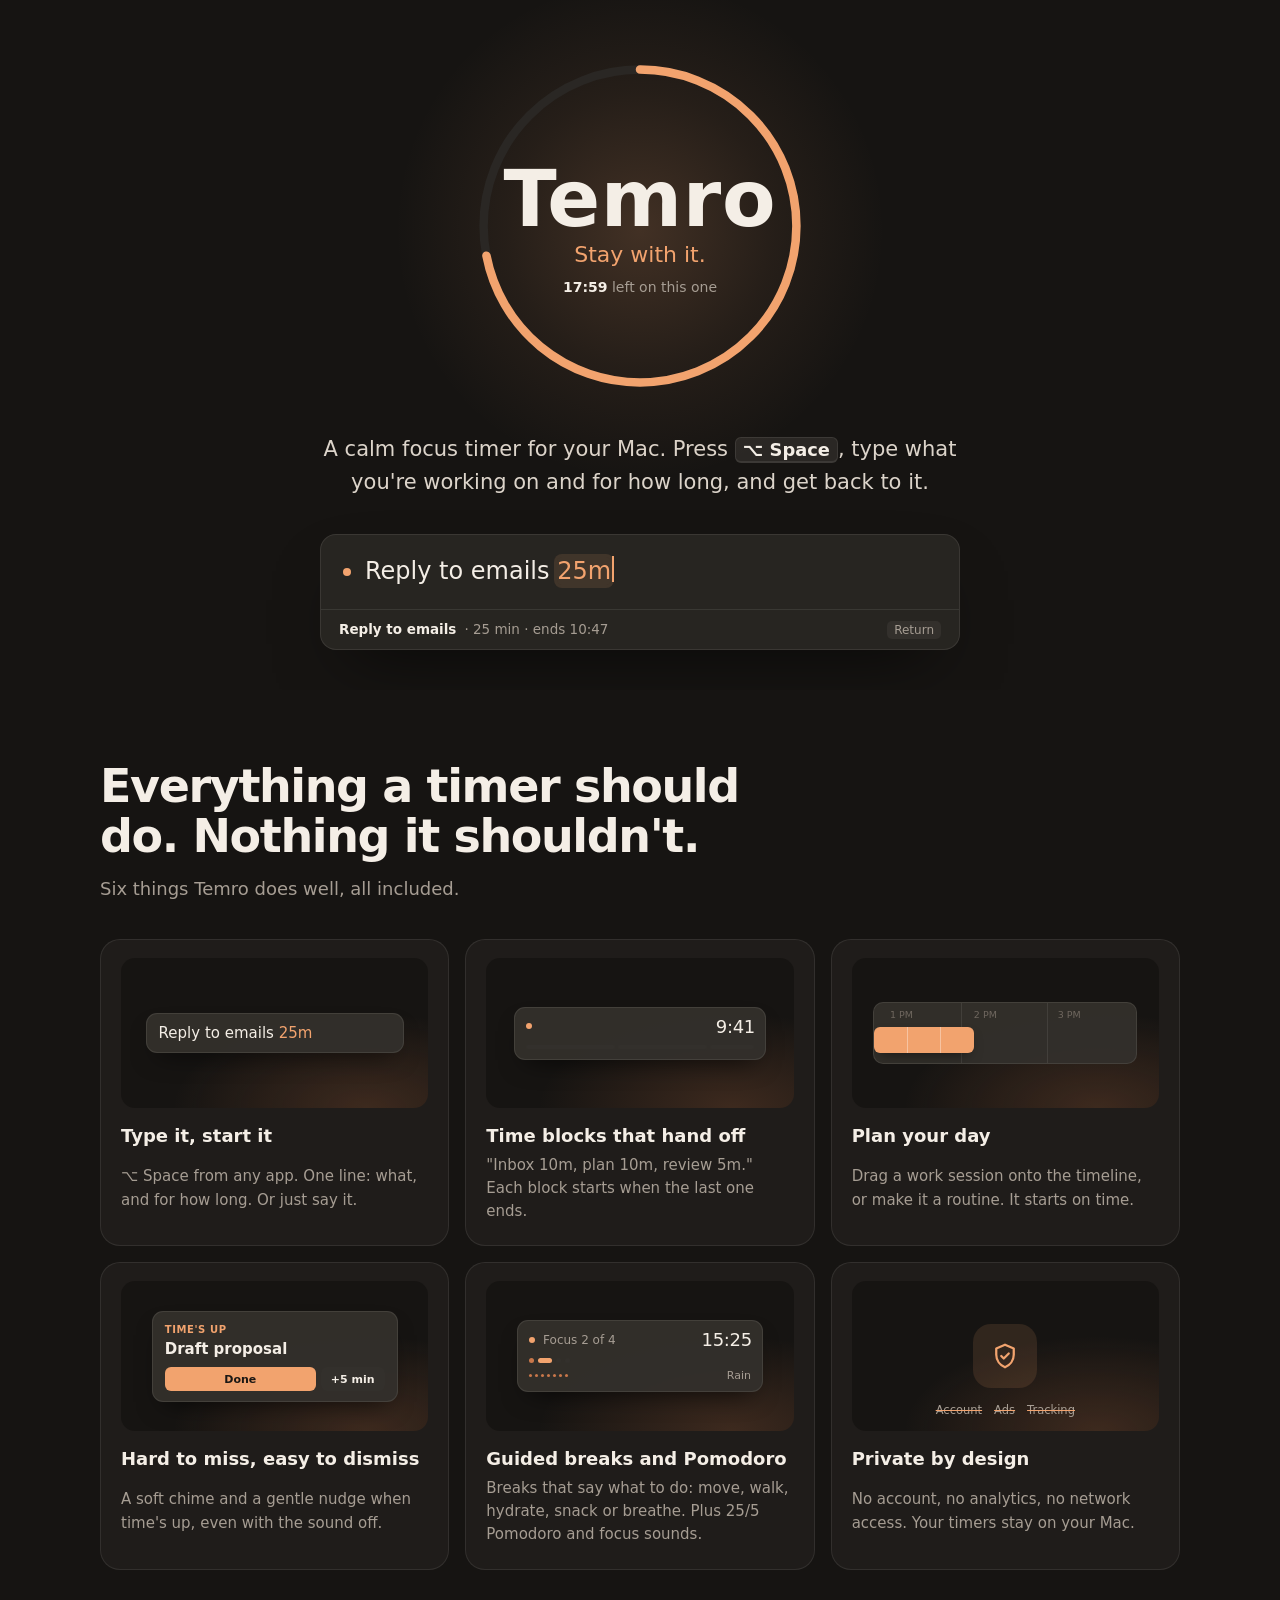
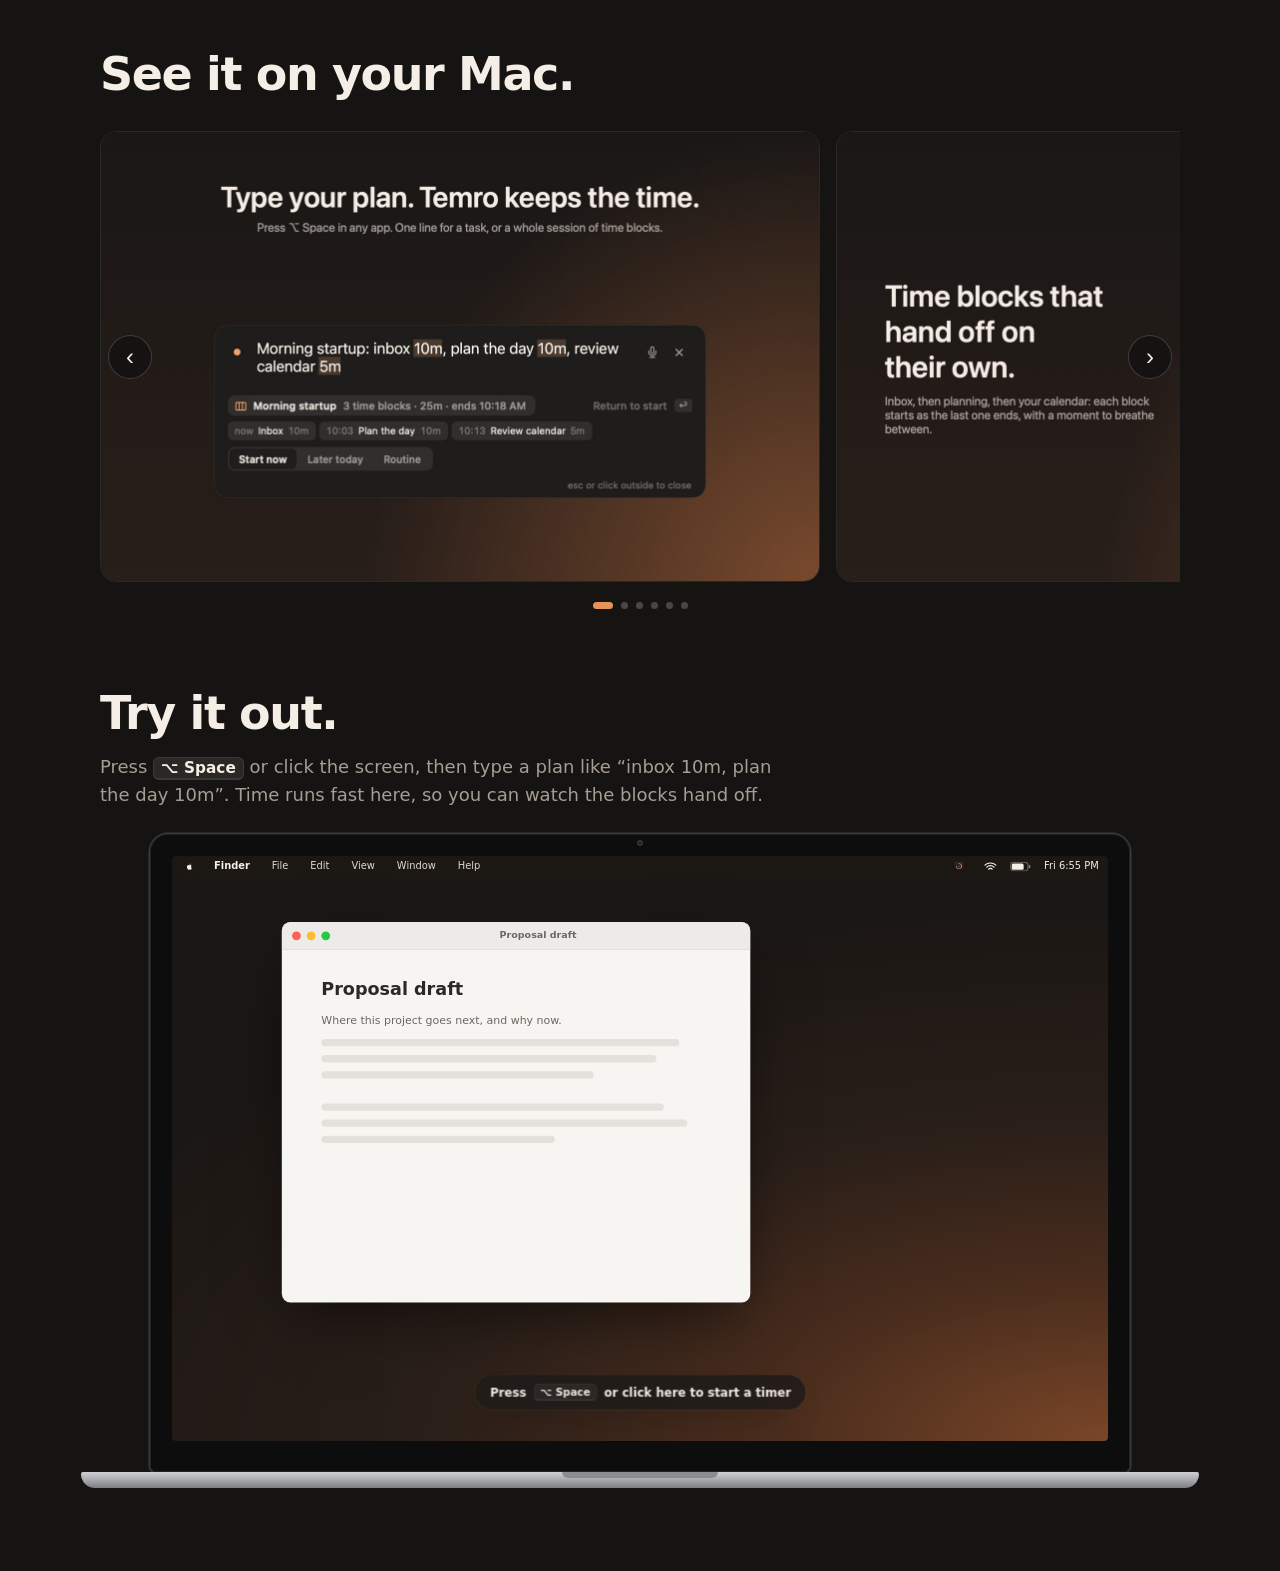
<file: temro/index.html>
<!doctype html>
<html lang="en">
<head>
<meta charset="utf-8">
<meta name="viewport" content="width=device-width, initial-scale=1, viewport-fit=cover">
<title>Temro: a calm focus timer for Mac</title>
<meta name="description" content="Temro is a calm focus timer for your Mac. Press ⌥ Space, type what you're working on and for how long, and get back to it.">
<meta name="theme-color" content="#161412">
<meta property="og:title" content="Temro: Stay with it.">
<meta property="og:description" content="A calm focus timer for your Mac. Type the task and the time, and keep working.">
<meta property="og:image" content="icon.png">
<link rel="icon" type="image/png" href="favicon.png">
<link rel="apple-touch-icon" href="icon.png">
<style>
/* Layout: a short, centred page. Ring hero → six feature tiles, each with a tiny live loop → screenshots strip → three plans → final call to action. Details live on more.html. */
:root {
  --night: #161412; --coal: #1F1C1A; --ash: #2A2724; --raise: #33302C;
  --ember: #F2A36E; --ember-hot: #F7B98C; --ember-deep: #C9774A; --ember-wash: rgba(242,163,110,0.12);
  --cream: #F4EEE6; --muted: #A69D93; --faint: #6F675F; --line: rgba(244,238,230,0.09);
  --sky: #8EC3EA;
  --sans: -apple-system, BlinkMacSystemFont, "SF Pro Text", "Inter", "Segoe UI", system-ui, sans-serif;
  --display: -apple-system, BlinkMacSystemFont, "SF Pro Display", "Inter", "Segoe UI", system-ui, sans-serif;
  color-scheme: dark;
}
* { box-sizing: border-box; }
html { scroll-behavior: smooth; }
body { margin: 0; background: var(--night); color: var(--cream); font: 17px/1.55 var(--sans); -webkit-font-smoothing: antialiased; }
a { color: inherit; }
.wrap { max-width: 1120px; margin: 0 auto; padding-left: max(20px, env(safe-area-inset-left, 0px)); padding-right: max(20px, env(safe-area-inset-right, 0px)); }
:focus-visible { outline: 2px solid var(--ember); outline-offset: 3px; border-radius: 6px; }

/* nav */
body::before { display:none;  content: ""; position: fixed; inset: 0 0 auto; height: env(safe-area-inset-top, 0px); background: rgba(22,20,18,0.86); z-index: 30; }
nav { position: sticky; top: env(safe-area-inset-top, 0px); z-index: 20; background: rgba(22,20,18,0.78); backdrop-filter: blur(18px) saturate(1.3); border-bottom: 1px solid var(--line); }
nav .wrap { display: flex; align-items: center; gap: 28px; height: 60px; }
.brand { display: flex; align-items: center; gap: 10px; font: 650 18px var(--display); text-decoration: none; }
.brand img { width: 28px; height: 28px; }
nav ul { list-style: none; display: flex; gap: 24px; margin: 0 0 0 auto; padding: 0; font-size: 15px; color: var(--muted); }
nav ul a { text-decoration: none; }
nav ul a:hover { color: var(--cream); }
.btn { display: inline-flex; align-items: center; justify-content: center; gap: 8px; height: 44px; padding: 0 22px; border-radius: 22px; font: 600 15.5px var(--sans); text-decoration: none; transition: transform .15s, background .15s; white-space: nowrap; }
.btn:active { transform: scale(.98); }
.btn-ember { background: var(--ember); color: #1B1714; }
.btn-ember:hover { background: var(--ember-hot); }
.btn-ghost { color: var(--cream); box-shadow: inset 0 0 0 1px var(--line); }
.btn-ghost:hover { box-shadow: inset 0 0 0 1px var(--muted); }
nav .btn { height: 36px; padding: 0 16px; font-size: 14px; }
.btn svg { width: 10px; height: 10px; fill: currentColor; }

/* hero */
.hero { padding-block: 56px 40px; text-align: center; position: relative; overflow: hidden; }
/* the glow is a soft circle behind the ring that fades all the way out: no box edge */
.ring::before { content: ""; position: absolute; inset: -22%; border-radius: 50%; background: radial-gradient(closest-side, rgba(242,163,110,0.20), rgba(242,163,110,0.07) 55%, transparent 100%); pointer-events: none; }
.ring { position: relative; width: min(340px, 78vw); aspect-ratio: 1; margin: 0 auto; }
.ring svg { width: 100%; height: 100%; transform: rotate(-90deg); }
.ring .trk { stroke: var(--ash); }
.ring svg { position: relative; overflow: visible; }
.ring .arc { stroke: var(--ember); transition: stroke-dashoffset 1s linear; }
.ring-in { position: absolute; inset: 0; display: grid; place-content: center; gap: 4px; }
.ring-in h1 { margin: 0; font: 600 clamp(48px, 9.4vw, 78px)/1 var(--display); letter-spacing: 0.01em; }
.ring-in .tag { font: 500 clamp(18px, 3vw, 22px) var(--display); color: var(--ember); }
.ring-in .left { font-size: 14px; color: var(--muted); margin-top: 6px; font-variant-numeric: tabular-nums; }
.ring-in .left b { color: var(--cream); font-weight: 600; }
.lede { max-width: 34em; margin: 30px auto 0; font-size: clamp(18px, 2.2vw, 21px); color: #DCD4CA; text-wrap: balance; }
.lede kbd { font: 600 0.85em var(--sans); background: var(--ash); border: 1px solid var(--line); border-bottom-width: 2px; border-radius: 6px; padding: 1px 7px; color: var(--cream); }
.cta { display: flex; justify-content: center; gap: 12px; flex-wrap: wrap; margin-top: 28px; }
.offer { margin: 22px 0 0; display: flex; justify-content: center; align-items: center; gap: 10px; flex-wrap: wrap; }
.offer span { font: 700 11px var(--sans); letter-spacing: .06em; text-transform: uppercase; color: #1B1714; background: var(--ember); padding: 4px 10px; border-radius: 99px; }
.offer b { font: 600 22px var(--display); color: var(--cream); }
.fine { margin-top: 6px; font-size: 13.5px; color: var(--faint); }

/* typing demo under the hero */
.type { max-width: 640px; margin: 36px auto 0; text-align: left; background: rgba(42,39,36,0.9); border: 1px solid var(--line); border-radius: 16px; box-shadow: 0 30px 70px -30px rgba(0,0,0,0.7); overflow: hidden; }
.type-in { display: flex; align-items: center; gap: 14px; padding: 20px 22px; font: 400 clamp(19px, 2.6vw, 24px)/1.4 var(--display); min-height: 72px; }
.type-in .d { width: 8px; height: 8px; border-radius: 50%; background: var(--ember); flex: none; }
.type-in .txt { min-width: 0; }
.type-in .p { color: var(--ember); background: var(--ember-wash); border-radius: 5px; box-shadow: 0 0 0 3px var(--ember-wash); }
.type-in .w { color: var(--sky); background: rgba(142,195,234,0.13); border-radius: 5px; box-shadow: 0 0 0 3px rgba(142,195,234,0.13); }
.type-in .car { display: inline-block; width: 2px; height: 1.1em; background: var(--ember); vertical-align: -3px; margin-left: 1px; animation: blink 1s steps(1) infinite; }
@keyframes blink { 50% { opacity: 0; } }
.type-st { display: flex; gap: 8px; align-items: center; min-height: 40px; padding: 0 18px; border-top: 1px solid var(--line); font-size: 13.5px; color: var(--muted); white-space: nowrap; overflow: hidden; }
.type-st b { color: var(--cream); font-weight: 600; }
.type-st kbd { margin-left: auto; font: 500 12px var(--sans); background: var(--raise); border-radius: 5px; padding: 2px 7px; color: var(--muted); }

section { padding-block: 72px 8px; }
h2 { font: 700 clamp(30px, 4.6vw, 46px)/1.08 var(--display); letter-spacing: -0.03em; margin: 0; text-wrap: balance; }
.sub { margin: 14px 0 0; color: var(--muted); max-width: 38em; font-size: 18px; }

/* feature tiles */
.tiles { margin-top: 36px; display: grid; grid-template-columns: repeat(3, minmax(0, 1fr)); gap: 16px; }
.tile { background: var(--coal); border: 1px solid var(--line); border-radius: 20px; padding: 18px 20px 22px; display: grid; grid-template-rows: 150px auto auto; gap: 6px; }
.tile h3 { margin: 10px 0 0; font: 650 18px/1.3 var(--display); }
.tile p { margin: 0; font-size: 15px; color: var(--muted); }
.viz { position: relative; border-radius: 14px; background: radial-gradient(90% 90% at 80% 100%, rgba(201,119,74,0.22), transparent 70%), var(--night); overflow: hidden; display: grid; place-items: center; }
.mini { background: rgba(51,48,44,0.95); border: 1px solid var(--line); border-radius: 11px; box-shadow: 0 12px 26px -12px rgba(0,0,0,.7); font-size: 12px; }
.mrow { display: flex; align-items: center; gap: 8px; padding: 8px 10px 8px 11px; }
.mrow .d { width: 6px; height: 6px; border-radius: 50%; background: var(--ember); }
.mrow .n { color: var(--muted); font-weight: 500; white-space: nowrap; }
.mrow .t { margin-left: auto; font: 500 18px var(--display); font-variant-numeric: tabular-nums; letter-spacing: -0.3px; }

/* tile 1: type */
.v-type .mini { width: 84%; padding: 10px 12px; font: 15px var(--display); white-space: nowrap; overflow: hidden; }
.v-type .tw { display: inline-block; overflow: hidden; vertical-align: bottom; animation: typing 5s steps(22) infinite; white-space: nowrap; }
@keyframes typing { 0% { max-width: 0; } 55%, 100% { max-width: 22ch; } }
.v-type .tw b { color: var(--ember); font-weight: 400; }
/* tile 2: blocks hand off */
.v-blocks .mini { width: 82%; }
.segs { display: flex; gap: 3px; margin: 0 11px 10px; height: 4px; }
.segs i { flex: var(--f); border-radius: 2px; background: var(--raise); position: relative; overflow: hidden; }
.segs i::after { content: ""; position: absolute; inset: 0; background: var(--ember); transform: scaleX(0); transform-origin: left; animation: fill 6s linear infinite; animation-delay: var(--dl); }
@keyframes fill { 0% { transform: scaleX(0); } 33% { transform: scaleX(1); } 100% { transform: scaleX(1); } }
.v-blocks .names { position: relative; height: 18px; flex: 1; overflow: hidden; }
.v-blocks .names span { position: absolute; left: 0; top: 0; animation: name3 6s infinite; opacity: 0; color: var(--cream); font-weight: 600; white-space: nowrap; }
.v-blocks .names span:nth-child(2) { animation-delay: 2s; } .v-blocks .names span:nth-child(3) { animation-delay: 4s; }
@keyframes name3 { 0% { opacity: 0; transform: translateY(6px); } 4%, 30% { opacity: 1; transform: none; } 34%, 100% { opacity: 0; transform: translateY(-6px); } }
/* tile 3: plan */
.tlm { width: 86%; height: 62px; border-radius: 10px; background: rgba(51,48,44,0.95); border: 1px solid var(--line); position: relative; overflow: hidden; }
.tlm i { position: absolute; top: 0; bottom: 0; width: 1px; background: var(--line); }
.tlm span { position: absolute; top: 5px; font-size: 9.5px; color: var(--faint); }
.tlm .blk { position: absolute; top: 24px; height: 26px; width: 38%; border-radius: 6px; background: var(--ember); display: flex; overflow: hidden; animation: slide 5s cubic-bezier(.5,0,.3,1) infinite; box-shadow: 0 6px 14px -6px rgba(0,0,0,.6); }
.tlm .blk b { flex: 1; border-left: 1px solid rgba(255,255,255,.35); }
.tlm .blk b:first-child { border: 0; }
@keyframes slide { 0%, 15% { left: 8%; } 50%, 65% { left: 50%; } 100% { left: 8%; } }
/* tile 4: time's up */
.v-up .mini { width: 80%; padding: 10px 12px; animation: nudge 3.2s infinite; }
.v-up .h { font-size: 10px; font-weight: 700; letter-spacing: .06em; text-transform: uppercase; color: var(--ember); }
.v-up .nm { font: 600 15px var(--display); margin-top: 3px; }
.v-up .bt { display: flex; gap: 5px; margin-top: 9px; }
.v-up .bt span { height: 24px; border-radius: 6px; background: var(--raise); padding: 0 10px; display: grid; place-items: center; font-weight: 600; font-size: 11px; }
.v-up .bt span:first-child { flex: 1; background: var(--ember); color: #1B1714; }
@keyframes nudge { 0%, 18%, 100% { transform: none; box-shadow: 0 12px 26px -12px rgba(0,0,0,.7); } 3% { transform: translateX(-3px); } 7% { transform: translateX(3px); box-shadow: 0 0 0 2px var(--ember), 0 12px 26px -12px rgba(0,0,0,.7); } 11% { transform: translateX(-2px); } 15% { transform: translateX(1px); } }
/* tile 5: pomodoro + sound */
.v-pomo .mini { width: 80%; }
.pdots { display: flex; gap: 4px; padding: 0 11px 6px; }
.pdots i { height: 5px; width: 5px; border-radius: 3px; background: var(--raise); }
.pdots i.on { width: 14px; background: var(--ember); }
.pdots i.past { background: var(--ember-deep); }
.wave { display: flex; gap: 3px; align-items: center; height: 22px; padding: 0 11px 10px; }
.wave i { width: 3px; border-radius: 2px; background: var(--ember-deep); height: 30%; animation: wave 1.4s ease-in-out infinite; animation-delay: calc(var(--i) * -0.13s); }
@keyframes wave { 50% { height: 100%; background: var(--ember); } }
.wave em { margin-left: auto; font-style: normal; font-size: 11px; color: var(--muted); }
/* tile 6: private */
.v-priv { color: var(--muted); }
.v-priv .shield { width: 64px; height: 64px; border-radius: 18px; display: grid; place-items: center; background: var(--ember-wash); color: var(--ember); animation: breathe 3.6s ease-in-out infinite; }
.v-priv svg { width: 30px; height: 30px; }
@keyframes breathe { 50% { box-shadow: 0 0 0 12px rgba(242,163,110,0.06); } }
.v-priv .lst { position: absolute; bottom: 12px; left: 0; right: 0; display: flex; justify-content: center; gap: 12px; font-size: 11.5px; }
.v-priv .lst s { text-decoration-color: var(--ember); }
.more-link { display: inline-flex; align-items: center; gap: 6px; margin-top: 26px; color: var(--ember); font-weight: 600; text-decoration: none; }
.more-link:hover { text-decoration: underline; text-underline-offset: 4px; }

/* screenshots */
.strip { margin-top: 32px; display: grid; grid-auto-flow: column; grid-auto-columns: min(720px, 86%); gap: 16px; overflow-x: auto; scroll-snap-type: x mandatory; padding-bottom: 14px; scrollbar-color: var(--ash) transparent; }
.strip img { width: 100%; height: auto; display: block; border-radius: 16px; border: 1px solid var(--line); scroll-snap-align: start; }

/* pricing */
.plans { margin-top: 36px; display: grid; grid-template-columns: repeat(3, minmax(0, 1fr)); gap: 16px; }
.plan { position: relative; background: var(--coal); border: 1px solid var(--line); border-radius: 20px; padding: 28px 24px 24px; }
.plan.best { border-color: rgba(242,163,110,0.5); background: radial-gradient(100% 80% at 100% 0%, rgba(242,163,110,0.14), transparent 60%), var(--coal); }
.plan .tag { position: absolute; top: -11px; left: 22px; font: 700 11px var(--sans); letter-spacing: .06em; text-transform: uppercase; color: #1B1714; background: var(--ember); padding: 4px 10px; border-radius: 99px; }
.plan h3 { margin: 0; font: 600 17px var(--display); color: var(--muted); }
.plan .price { font: 700 40px/1.1 var(--display); letter-spacing: -0.02em; margin: 8px 0 4px; }
.plan .price small { font-size: 16px; font-weight: 500; color: var(--muted); letter-spacing: 0; }
.plan p { margin: 0; color: var(--muted); font-size: 15px; }
.trial { margin-top: 20px; color: var(--muted); font-size: 15.5px; }
.trial b { color: var(--cream); }

.buy { margin-top: 8px; display: grid; grid-template-columns: minmax(0, 1.2fr) minmax(0, 1fr); gap: 32px; align-items: center; padding: 36px; border-radius: 24px; border: 1px solid rgba(242,163,110,0.4); background: radial-gradient(80% 100% at 100% 0%, rgba(242,163,110,0.14), transparent 60%), var(--coal); }
.buy .price { font: 700 64px/1 var(--display); letter-spacing: -0.03em; }
.buy .ltag { display: inline-block; margin-bottom: 10px; font: 700 11px var(--sans); letter-spacing: .06em; text-transform: uppercase; color: #1B1714; background: var(--ember); padding: 4px 10px; border-radius: 99px; }
.buy .price small { font-size: 18px; font-weight: 500; color: var(--muted); letter-spacing: 0; }
.after { margin: 18px 0 0; font-size: 15.5px; color: var(--muted); }
.after span { font-size: 11px; font-weight: 700; letter-spacing: .06em; text-transform: uppercase; color: var(--faint); margin-right: 6px; }
.after b { color: var(--cream); font-weight: 600; }
.buy .lnote { margin: 8px 0 0; color: var(--muted); font-size: 14.5px; }
.buy ul { list-style: none; margin: 18px 0 0; padding: 0; display: grid; gap: 8px; color: #DCD4CA; font-size: 15.5px; }
.buy li::before { content: "✓"; color: var(--ember); margin-right: 10px; }
@media (max-width: 760px) { .buy { grid-template-columns: minmax(0, 1fr); padding: 26px 22px; } }
/* final */
.final { margin-top: 72px; padding: 56px 24px; text-align: center; border-radius: 28px; background: radial-gradient(60% 90% at 50% 120%, rgba(242,163,110,0.22), transparent 70%), var(--coal); border: 1px solid var(--line); }
.final img { width: 72px; height: 72px; }
.final h2 { margin-top: 14px; }
.final p { color: var(--muted); margin: 12px 0 26px; }
.final .name-story { margin: 10px 0 0; font: 500 19px var(--display); color: var(--cream); }
.final .name-story b { color: var(--ember); font-weight: 650; }
.soon { display: inline-flex; align-items: center; gap: 10px; height: 52px; padding: 0 22px; border-radius: 14px; background: var(--cream); color: #1B1714; font: 600 16px var(--sans); }
.soon svg { width: 20px; height: 20px; }
footer { padding-block: 40px 56px; display: flex; flex-wrap: wrap; gap: 10px 24px; align-items: center; color: var(--faint); font-size: 14px; }
footer img { width: 22px; height: 22px; }
footer .links { margin-left: auto; display: flex; gap: 20px; }
footer a { text-decoration: none; color: var(--muted); }
footer a:hover { color: var(--cream); }

/* reveal: visible at rest, a small lift when it scrolls in */
.rise { animation: rise .7s cubic-bezier(.2,.8,.2,1) both; animation-timeline: view(); animation-range: entry 0% entry 40%; }
@keyframes rise { from { transform: translateY(18px); } }

@media (max-width: 900px) { .tiles, .plans { grid-template-columns: minmax(0, 1fr); } nav ul { display: none; } nav .btn { margin-left: auto; } }
@media (min-width: 600px) and (max-width: 900px) { .tiles { grid-template-columns: repeat(2, minmax(0, 1fr)); } }
@media (max-width:600px){.tiles{display:flex;overflow-x:auto;scroll-snap-type:x mandatory;gap:12px;padding-bottom:10px;scrollbar-width:none;-webkit-overflow-scrolling:touch}.tiles::-webkit-scrollbar{display:none}.tiles>*{flex:0 0 84%;scroll-snap-align:start}}
@media (prefers-reduced-motion: reduce) { *, *::before, *::after { animation: none !important; transition: none !important; } .v-type .tw { max-width: none; } .v-blocks .names span:first-child { opacity: 1; } }

/* embedded in nitai's site: arrows + dots so it's obvious there's more */
.mob-note{display:none}@media(max-width:700px){.tryframe{display:none!important}.mob-note{display:block}#try .mob-note~.sub{display:none}main.wrap{padding-bottom:40px}}.tryframe{padding:22px 0 56px}.tryframe iframe{display:block;width:100%;height:560px;border:0;background:var(--night)}#try{padding-bottom:0}#try kbd{font:600 .85em var(--sans);background:var(--ash);border:1px solid var(--line);border-bottom-width:2px;border-radius:6px;padding:1px 7px;color:var(--cream)}
.strip-wrap{position:relative}
.sarr{position:absolute;top:calc(50% - 7px);transform:translateY(-50%);z-index:2;width:44px;height:44px;border-radius:50%;border:1px solid rgba(255,255,255,.18);background:rgba(20,18,17,.82);color:#F3EEE8;font-size:24px;line-height:1;cursor:pointer;display:grid;place-items:center;backdrop-filter:blur(6px)}
.sarr:hover{background:rgba(40,36,33,.95)}
.sarr.prev{left:8px}.sarr.next{right:8px}
.strip{scrollbar-width:none}.strip::-webkit-scrollbar{display:none}
.sdots{display:flex;justify-content:center;gap:8px;margin-top:6px}
.sdots i{width:7px;height:7px;border-radius:50%;background:rgba(255,255,255,.22);transition:background .2s,width .2s}
.sdots i.on{background:#E8925A;width:20px;border-radius:4px}
.strip{scroll-snap-type:x mandatory;scroll-behavior:smooth}
.strip img{scroll-snap-align:center}
.rise{animation:none!important}
</style>
</head>
<body>


<header class="hero" id="top">
  <div class="wrap">
    <div class="ring">
      <svg viewBox="0 0 200 200" aria-hidden="true"><circle class="trk" cx="100" cy="100" r="92" fill="none" stroke-width="5"/><circle class="arc" id="arc" cx="100" cy="100" r="92" fill="none" stroke-width="5" stroke-linecap="round" stroke-dasharray="578" stroke-dashoffset="190"/></svg>
      <div class="ring-in"><h1>Temro</h1><div class="tag">Stay with it.</div><div class="left"><b id="left">18:00</b> left on this one</div></div>
    </div>
    <p class="lede">A calm focus timer for your Mac. Press <kbd>⌥ Space</kbd>, type what you're working on and for how long, and get back to it.</p>

    <div class="type" aria-label="Example: typing a task into Temro">
      <div class="type-in"><span class="d"></span><span class="txt" id="typed"></span></div>
      <div class="type-st" id="typest"><span>Type a task, or a whole session</span><kbd>Return</kbd></div>
    </div>
  </div>
</header>

<main class="wrap">
  <section id="features">
    <h2 class="rise">Everything a timer should do. Nothing it shouldn't.</h2>
    <p class="sub rise">Six things Temro does well, all included.</p>
    <div class="tiles">
      <article class="tile rise">
        <div class="viz v-type"><div class="mini"><span class="tw">Reply to emails <b>25m</b></span></div></div>
        <h3>Type it, start it</h3>
        <p>⌥ Space from any app. One line: what, and for how long. Or just say it.</p>
      </article>
      <article class="tile rise">
        <div class="viz v-blocks"><div class="mini"><div class="mrow"><span class="d"></span><span class="names"><span>Inbox</span><span>Plan the day</span><span>Review</span></span><span class="t">9:41</span></div><div class="segs"><i style="--f:2;--dl:0s"></i><i style="--f:2;--dl:2s"></i><i style="--f:1;--dl:4s"></i></div></div></div>
        <h3>Time blocks that hand off</h3>
        <p>"Inbox 10m, plan 10m, review 5m." Each block starts when the last one ends.</p>
      </article>
      <article class="tile rise">
        <div class="viz v-plan"><div class="tlm"><span style="left:6%">1 PM</span><span style="left:38%">2 PM</span><span style="left:70%">3 PM</span><i style="left:33%"></i><i style="left:66%"></i><div class="blk"><b></b><b></b><b></b></div></div></div>
        <h3>Plan your day</h3>
        <p>Drag a work session onto the timeline, or make it a routine. It starts on time.</p>
      </article>
      <article class="tile rise">
        <div class="viz v-up"><div class="mini"><div class="h">Time's up</div><div class="nm">Draft proposal</div><div class="bt"><span>Done</span><span>+5 min</span></div></div></div>
        <h3>Hard to miss, easy to dismiss</h3>
        <p>A soft chime and a gentle nudge when time's up, even with the sound off.</p>
      </article>
      <article class="tile rise">
        <div class="viz v-pomo"><div class="mini"><div class="mrow"><span class="d"></span><span class="n">Focus 2 of 4</span><span class="t">15:25</span></div><div class="pdots"><i class="past"></i><i class="on"></i><i></i><i></i></div><div class="wave"><i style="--i:0"></i><i style="--i:1"></i><i style="--i:2"></i><i style="--i:3"></i><i style="--i:4"></i><i style="--i:5"></i><i style="--i:6"></i><em>Rain</em></div></div></div>
        <h3>Guided breaks and Pomodoro</h3>
        <p>Breaks that say what to do: move, walk, hydrate, snack or breathe. Plus 25/5 Pomodoro and focus sounds.</p>
      </article>
      <article class="tile rise">
        <div class="viz v-priv"><div class="shield"><svg viewBox="0 0 24 24" fill="none" stroke="currentColor" stroke-width="1.8" stroke-linejoin="round"><path d="M12 3l7 3v5c0 4.5-3 8.3-7 10-4-1.7-7-5.5-7-10V6z"/><path d="M9 12l2 2 4-4" stroke-linecap="round"/></svg></div><div class="lst"><s>Account</s><s>Ads</s><s>Tracking</s></div></div>
        <h3>Private by design</h3>
        <p>No account, no analytics, no network access. Your timers stay on your Mac.</p>
      </article>
    </div>
  </section>

  <section id="screens">
    <h2 class="rise">See it on your Mac.</h2>
    <div class="strip-wrap"><button class="sarr prev" aria-label="Previous screenshot">‹</button><div class="strip" tabindex="0" aria-label="Screenshots, scroll sideways">
      <img src="shots/store-1-launcher.jpg" alt="Typing a three-block morning session into the launcher" width="1440" height="900">
      <img src="shots/store-2-session.jpg" alt="A session running with the next block shown" width="1440" height="900" loading="lazy">
      <img src="shots/store-3-planner.jpg" alt="Planning a work session on the timeline" width="1440" height="900" loading="lazy">
      <img src="shots/store-4-today.jpg" alt="Today's plan under the running timer" width="1440" height="900" loading="lazy">
      <img src="shots/store-5-dial.jpg" alt="The time dial" width="1440" height="900" loading="lazy">
      <img src="shots/store-6-pomodoro.jpg" alt="A pomodoro round with focus sound" width="1440" height="900" loading="lazy">
    </div><button class="sarr next" aria-label="Next screenshot">›</button></div><div class="sdots" aria-hidden="true"></div>
  </section>
  <section id="try">
    <h2 class="rise">Try it out.</h2>
    <p class="sub mob-note">Temro is a Mac app, so this demo works best on a computer. Open this page on your laptop to try it.</p>
    <p class="sub">Press <kbd>⌥ Space</kbd> or click the screen, then type a plan like “inbox 10m, plan the day 10m”. Time runs fast here, so you can watch the blocks hand off.</p>
  </section>
</main>
<div class="tryframe"><iframe id="tryFrame" src="../proto/temro.html?v=1795743000" allow="microphone" title="Temro: try it on a Mac" scrolling="no"></iframe></div>


<script>
(() => {
  // Ring: counts down slowly, like a real timer.
  let secs = 18 * 60; const total = 25 * 60;
  const arc = document.getElementById('arc'), left = document.getElementById('left');
  const C = 2 * Math.PI * 92;
  function ring() { arc.style.strokeDashoffset = (C * (1 - secs / total)).toFixed(1); left.textContent = `${Math.floor(secs / 60)}:${String(secs % 60).padStart(2, '0')}`; }
  // Set this to the App Store link on launch day: every "Get" button goes there.
  const APP_STORE_URL = '';
  if (APP_STORE_URL) {
    document.querySelectorAll('a[href="#get"], a[href="#pricing"].btn').forEach(a => { a.href = APP_STORE_URL; });
    const soon = document.querySelector('.soon');
    if (soon) { const a = document.createElement('a'); a.className = 'soon'; a.href = APP_STORE_URL; a.innerHTML = soon.innerHTML.replace('Coming soon to the Mac App Store', 'Download on the Mac App Store'); soon.replaceWith(a); }
  }
  ring(); setInterval(() => { secs = secs > 0 ? secs - 1 : total; ring(); }, 1000);

  // Typing demo: three examples, highlighted the way the launcher colours them.
  const lines = [
    { t: 'Reply to emails 25m', marks: [['25m', 'p']], st: '<b>Reply to emails</b> · 25 min · ends 10:47' },
    { t: 'Morning startup: inbox 10m, plan 10m, review 5m', marks: [['10m', 'p'], ['10m', 'p'], ['5m', 'p']], st: '<b>Morning startup</b> · 3 time blocks · 25 min' },
    { t: 'Deep work 9–10:30 weekdays', marks: [['9–10:30', 'w'], ['weekdays', 'w']], st: '<b>Deep work</b> · every weekday at 9:00' },
  ];
  const typed = document.getElementById('typed'), st = document.getElementById('typest');
  const reduce = matchMedia('(prefers-reduced-motion: reduce)').matches;
  function paintLine(line, n) {
    let s = line.t.slice(0, n), out = '', i = 0;
    const esc = x => x.replace(/&/g, '&amp;').replace(/</g, '&lt;');
    // mark durations and times that are fully typed
    let rest = s, html = '';
    let cursor = 0;
    for (const [m, cls] of line.marks) {
      const at = line.t.indexOf(m, cursor);
      if (at < 0) continue;
      if (at + m.length <= n) { html += esc(line.t.slice(cursor, at)) + `<span class="${cls}">${esc(m)}</span>`; cursor = at + m.length; }
    }
    html += esc(s.slice(cursor));
    typed.innerHTML = html + '<span class="car"></span>';
  }
  let li = 0;
  function play() {
    const line = lines[li];
    if (reduce) { paintLine(line, line.t.length); st.innerHTML = line.st + '<kbd>Return</kbd>'; return; }
    let n = 0;
    st.innerHTML = '<span>Type a task, or a whole session</span><kbd>Return</kbd>';
    const iv = setInterval(() => {
      paintLine(line, ++n);
      if (n >= line.t.length) { clearInterval(iv); st.innerHTML = line.st + '<kbd>Return</kbd>'; setTimeout(() => { li = (li + 1) % lines.length; play(); }, 2600); }
    }, 55);
  }
  play();
})();
</script>

<script>
(function(){
 var strip=document.querySelector('.strip');if(!strip)return;
 var reduce=matchMedia('(prefers-reduced-motion: reduce)').matches,paused=false,i=0,imgs=strip.querySelectorAll('img'),dots=document.querySelector('.sdots');
 imgs.forEach(function(){dots.appendChild(document.createElement('i'))});
 function go(n){i=(n+imgs.length)%imgs.length;var im=imgs[i];strip.scrollTo({left:im.offsetLeft-strip.offsetLeft-(strip.clientWidth-im.clientWidth)/2,behavior:'smooth'});mark()}
 function mark(){dots.querySelectorAll('i').forEach(function(d,k){d.classList.toggle('on',k===i)})}
 mark();
 document.querySelector('.sarr.prev').addEventListener('click',function(){paused=true;go(i-1)});
 document.querySelector('.sarr.next').addEventListener('click',function(){paused=true;go(i+1)});
 strip.addEventListener('scroll',function(){var c=strip.scrollLeft+strip.clientWidth/2,best=0,bd=1e9;imgs.forEach(function(im,k){var d=Math.abs(im.offsetLeft-strip.offsetLeft+im.clientWidth/2-c);if(d<bd){bd=d;best=k}});if(best!==i){i=best;mark()}},{passive:true});
 strip.addEventListener('pointerenter',function(){paused=true});strip.addEventListener('pointerleave',function(){paused=false});
 if(!reduce)setInterval(function(){if(!paused)go(i+1)},3600);
 function send(){parent.postMessage({temroHeight:Math.ceil(document.body.getBoundingClientRect().height)},'*')}
 addEventListener('message',function(e){if(e.data&&e.data.temroProtoHeight){document.getElementById('tryFrame').style.height=e.data.temroProtoHeight+'px';send()}});
 addEventListener('load',send);addEventListener('resize',send);setTimeout(send,600);
})();
</script>
</body>
</html>
</file>
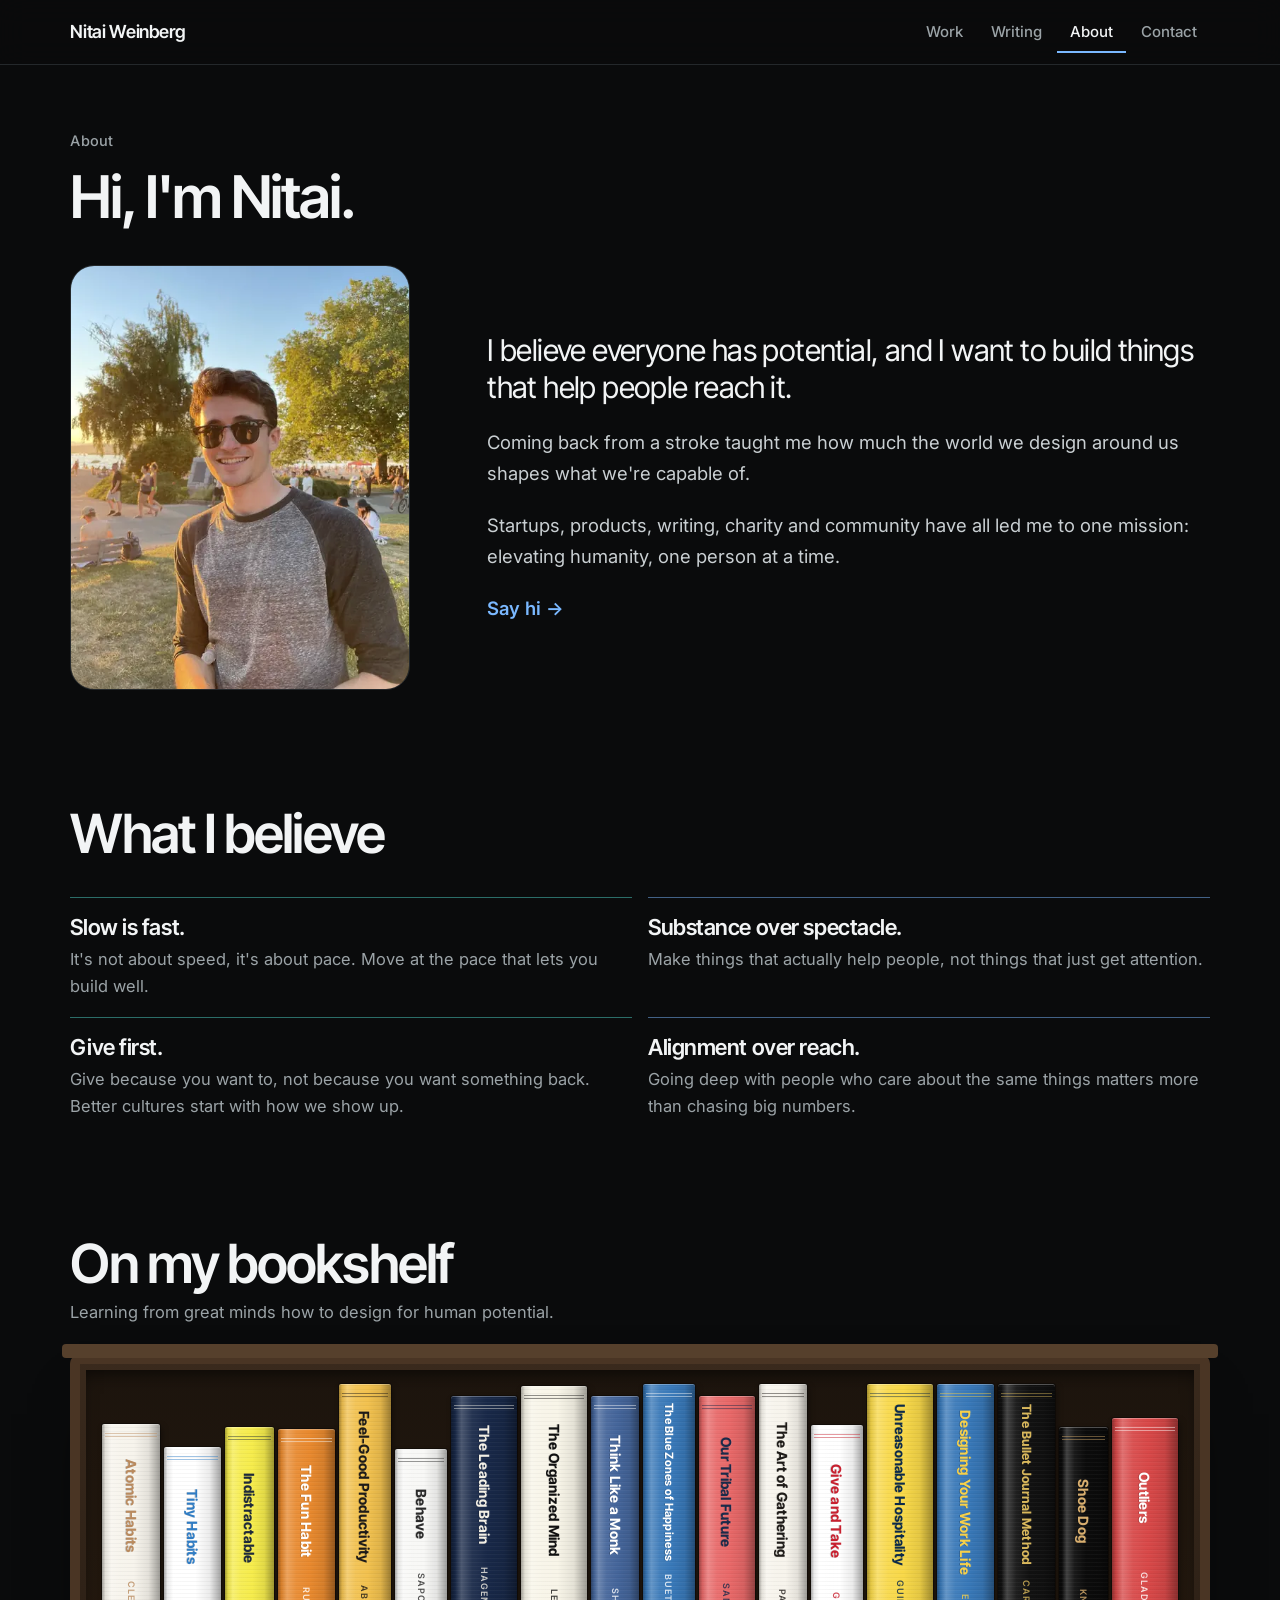
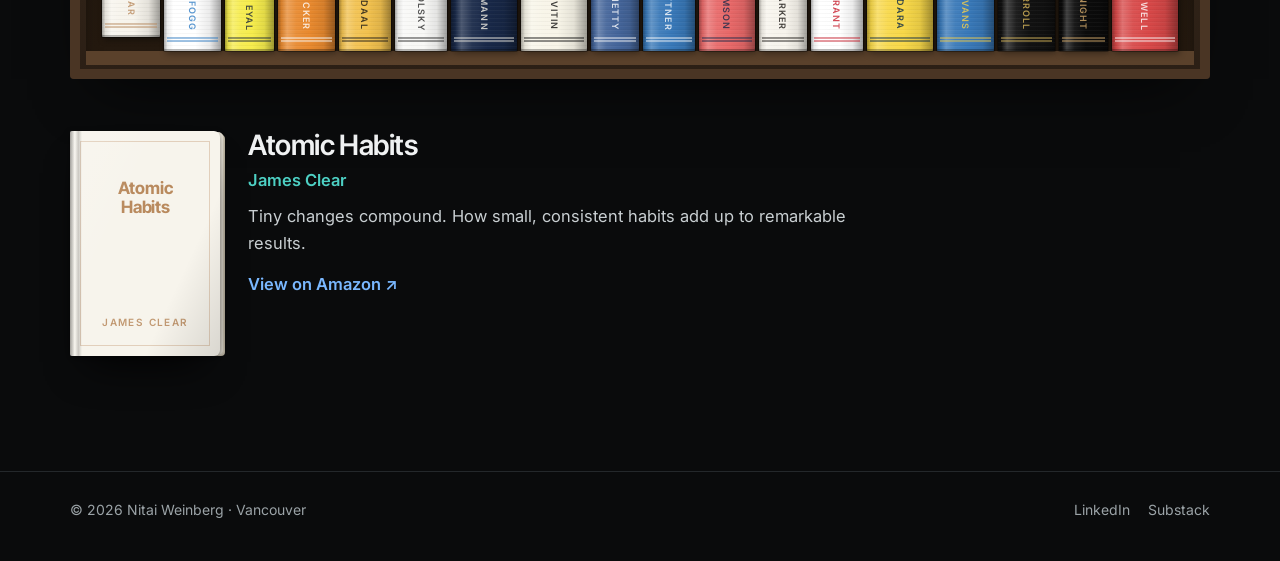
<file: about.html>
<!DOCTYPE html>
<html lang="en">
<head>
<meta charset="utf-8">
<meta name="viewport" content="width=device-width, initial-scale=1">
<title>About · Nitai Weinberg</title>
<meta name="description" content="About Nitai Weinberg.">
<link rel="preconnect" href="https://fonts.googleapis.com">
<link rel="preconnect" href="https://fonts.gstatic.com" crossorigin>
<link rel="preconnect" href="https://wsrv.nl" crossorigin>
<link rel="preconnect" href="https://images-na.ssl-images-amazon.com">
<link href="https://fonts.googleapis.com/css2?family=Inter+Tight:wght@500;600&family=Inter:wght@400;500;600&display=swap" rel="stylesheet">
<link rel="icon" href="favicon.svg" type="image/svg+xml">
<link rel="icon" href="favicon-32.png" sizes="32x32" type="image/png">
<link rel="apple-touch-icon" href="apple-touch-icon.png">
<link rel="stylesheet" href="style.css?v=1795734900">
<link rel="preload" as="image" href="img/nitai-720.webp" imagesrcset="img/nitai-480.webp 480w, img/nitai-720.webp 720w" imagesizes="(max-width:700px) 90vw, 340px" fetchpriority="high">
</head>
<body>
<nav><div class="wrap"><a class="brand" href="index.html">Nitai Weinberg</a><div class="links"><a href="work.html">Work</a><a href="writing.html">Writing</a><a href="about.html" aria-current="page">About</a><a href="contact.html">Contact</a></div></div></nav>
<main>
<div class="wrap">
<div class="page-head"><p class="eyebrow">About</p><h1>Hi, I'm Nitai.</h1></div>
<section class="about-top">
 <img class="photo" src="img/nitai-720.webp" srcset="img/nitai-480.webp 480w, img/nitai-720.webp 720w" sizes="(max-width:700px) 90vw, 340px" alt="Nitai smiling in sunglasses at Kitsilano Beach at golden hour" width="1000" height="1250" fetchpriority="high" loading="eager" decoding="async">
 <div>
  <div class="prose">
   <p class="big">I believe everyone has potential, and I want to build things that help people reach it.</p>
   <p>Coming back from a stroke taught me how much the world we design around us shapes what we're capable of.</p>
   <p>Startups, products, writing, charity and community have all led me to one mission: elevating humanity, one person at a time.</p>
   <p><a class="tlink" href="contact.html">Say hi →</a></p>
  </div>
 </div>
</section>
<section>
 <h2>What I believe</h2>
 <div class="beliefs">
  <div class="belief"><h3>Slow is fast.</h3><p>It's not about speed, it's about pace. Move at the pace that lets you build well.</p></div>
  <div class="belief"><h3>Substance over spectacle.</h3><p>Make things that actually help people, not things that just get attention.</p></div>
  <div class="belief"><h3>Give first.</h3><p>Give because you want to, not because you want something back. Better cultures start with how we show up.</p></div>
  <div class="belief"><h3>Alignment over reach.</h3><p>Going deep with people who care about the same things matters more than chasing big numbers.</p></div>
 </div>
</section>

</div>
<section class="shelf wrap">
 <h2>On my bookshelf</h2>
 <p class="shelf-hint">Learning from great minds how to design for human potential.</p>
 <div class="shelf-layout"><div class="case" id="case"></div><div class="bookcard" id="bookcard" aria-live="polite"></div></div>
</section>
<script>window.BOOKS=[["Atomic Habits", "James Clear", "Tiny changes compound. How small, consistent habits add up to remarkable results.", "#F7F4EC", "#B98A5E", "0735211299"], ["Tiny Habits", "BJ Fogg", "Behaviour change made simple: start tiny, anchor it to a routine, and celebrate.", "#FFFFFF", "#2F7CC4", "0358003326"], ["Indistractable", "Nir Eyal", "How to control your attention and choose your life, instead of letting tech choose for you.", "#F6EC4C", "#1E2A3A", "194883653X"], ["The Fun Habit", "Mike Rucker", "Why fun isn't frivolous, and how to make more room for it in everyday life.", "#E8892E", "#FFFFFF", "1982159057"], ["Feel-Good Productivity", "Ali Abdaal", "Doing more by feeling better: play, power and people as fuel for good work.", "#F2C14E", "#1E1B18", "1250865034"], ["Behave", "Robert Sapolsky", "The biology of why we act the way we do, from a split second before to millions of years before.", "#F8F8F6", "#2A2A2A", "1594205078"], ["The Leading Brain", "Fabritius & Hagemann", "Neuroscience for leaders: how the brain works under pressure, and how to work with it.", "#182848", "#F3F0E6", "014312935X"], ["The Organized Mind", "Daniel Levitin", "Thinking straight in an age of information overload.", "#F8F5E8", "#111111", "052595418X"], ["Think Like a Monk", "Jay Shetty", "Lessons from monk life on purpose, peace of mind and letting go.", "#44659A", "#FFFFFF", "1982134488"], ["The Blue Zones of Happiness", "Dan Buettner", "What the world's happiest places teach us about designing a better life.", "#3878B8", "#FFFFFF", "1426218486"], ["Our Tribal Future", "David R. Samson", "How to channel our foundational human instincts into a force for good.", "#E86868", "#1B2A4A", "1250272246"], ["The Art of Gathering", "Priya Parker", "How we meet and why it matters: designing gatherings that actually bring people together.", "#F7F4EC", "#1E1B18", "1594634920"], ["Give and Take", "Adam Grant", "Why helping others drives our success, and how givers win without burning out.", "#FFFFFF", "#C8202F", "0670026557"], ["Unreasonable Hospitality", "Will Guidara", "The surprising power of giving people more than they expect.", "#F8D848", "#0B2A4A", "0593418573"], ["Designing Your Work Life", "Burnett & Evans", "Design thinking applied to finding meaning and joy in the work you do.", "#3878B8", "#F6D04A", "0525655247"], ["The Bullet Journal Method", "Ryder Carroll", "Track the past, order the present, design the future, one page at a time.", "#111111", "#D9B85C", "0525533338"], ["Shoe Dog", "Phil Knight", "The founder of Nike on the messy, early years of building it.", "#0B0B0B", "#D8AE6E", "1501135910"], ["Outliers", "Malcolm Gladwell", "Success isn't just talent. Timing, culture and practice shape it too.", "#D84848", "#FFFFFF", "0316017930"]];</script>
<script src="shelf.js?v=1795734900"></script>

</main>
<footer><div class="wrap"><span>© 2026 Nitai Weinberg · Vancouver</span><div class="f-links"><a href="https://www.linkedin.com/in/nitaiweinberg/" target="_blank" rel="noopener">LinkedIn</a><a href="https://buildfoundations.substack.com/" target="_blank" rel="noopener">Substack</a></div></div></footer>
</body>
</html>
</file>
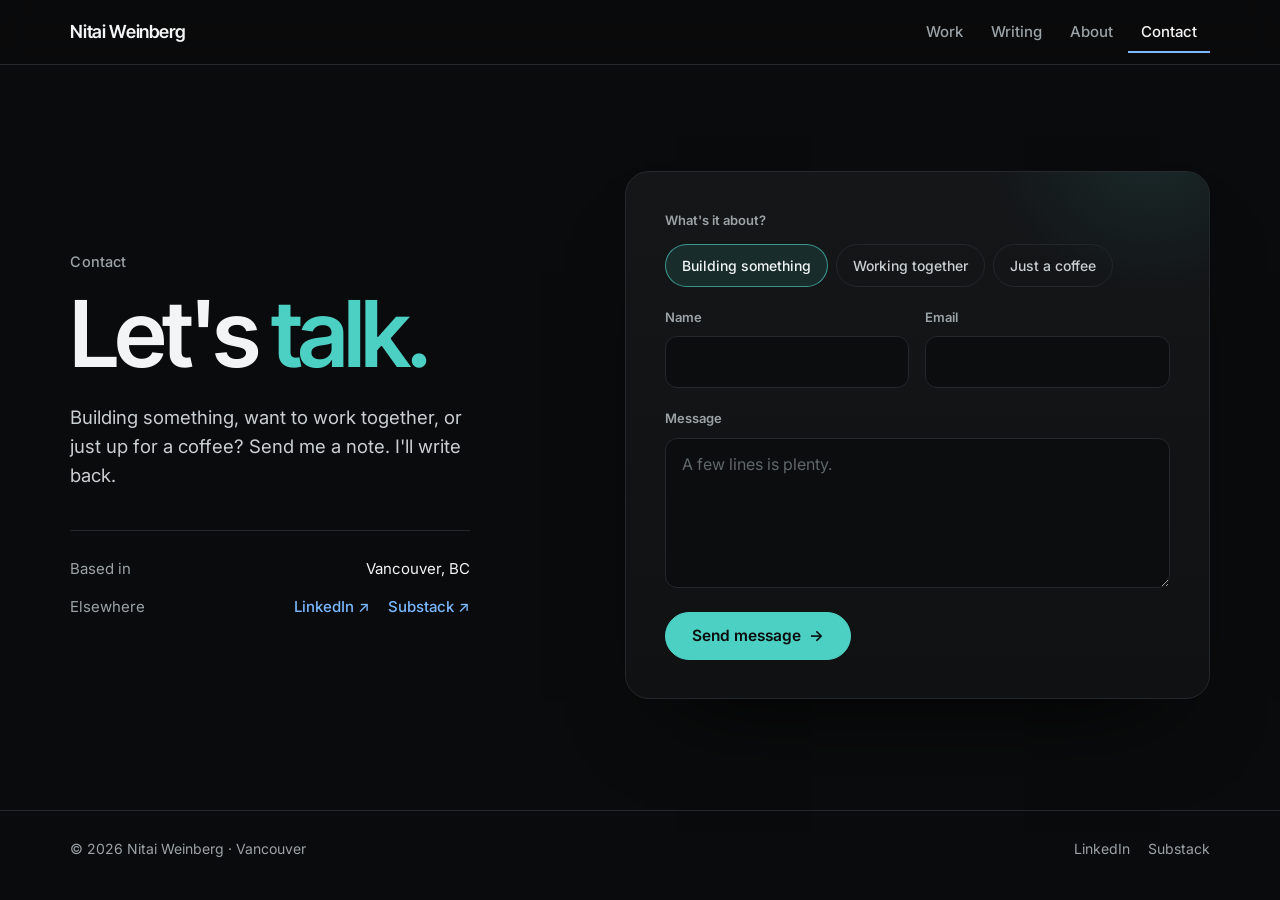
<file: contact.html>
<!DOCTYPE html>
<html lang="en">
<head>
<meta charset="utf-8">
<meta name="viewport" content="width=device-width, initial-scale=1">
<title>Contact · Nitai Weinberg</title>
<meta name="description" content="Get in touch with Nitai Weinberg.">
<link rel="preconnect" href="https://fonts.googleapis.com">
<link rel="preconnect" href="https://fonts.gstatic.com" crossorigin>
<link rel="preconnect" href="https://wsrv.nl" crossorigin>
<link rel="preconnect" href="https://images-na.ssl-images-amazon.com">
<link href="https://fonts.googleapis.com/css2?family=Inter+Tight:wght@500;600&family=Inter:wght@400;500;600&display=swap" rel="stylesheet">
<link rel="icon" href="favicon.svg" type="image/svg+xml">
<link rel="icon" href="favicon-32.png" sizes="32x32" type="image/png">
<link rel="apple-touch-icon" href="apple-touch-icon.png">
<link rel="stylesheet" href="style.css?v=1795734900">
</head>
<body>
<nav><div class="wrap"><a class="brand" href="index.html">Nitai Weinberg</a><div class="links"><a href="work.html">Work</a><a href="writing.html">Writing</a><a href="about.html">About</a><a href="contact.html" aria-current="page">Contact</a></div></div></nav>
<main>
<div class="wrap">
<section class="contact2">
 <div class="c-left">
  <p class="eyebrow">Contact</p>
  <h1>Let's <span>talk.</span></h1>
  <p class="lede">Building something, want to work together, or just up for a coffee? Send me a note. I'll write back.</p>
  <ul class="c-meta">
   <li><span>Based in</span>Vancouver, BC</li>
   <li><span>Elsewhere</span><b><a href="https://www.linkedin.com/in/nitaiweinberg/" target="_blank" rel="noopener">LinkedIn ↗</a><a href="https://buildfoundations.substack.com/" target="_blank" rel="noopener">Substack ↗</a></b></li>
  </ul>
 </div>
 <form id="f" class="c-card">
  <fieldset class="topics"><legend>What's it about?</legend>
   <label><input type="radio" name="topic" value="Building something" checked><span>Building something</span></label>
   <label><input type="radio" name="topic" value="Working together"><span>Working together</span></label>
   <label><input type="radio" name="topic" value="Coffee"><span>Just a coffee</span></label>
  </fieldset>
  <div class="row2">
   <label>Name<input name="name" autocomplete="name" required></label>
   <label>Email<input name="email" type="email" autocomplete="email" required></label>
  </div>
  <label>Message<textarea name="message" placeholder="A few lines is plenty." required></textarea></label>
  <div class="c-foot"><button class="btn primary" type="submit">Send message <span aria-hidden="true">→</span></button><p class="msg" id="m" role="status"></p></div>
 </form>
</section>
</div>
<script>(function(){var f=document.getElementById('f'),m=document.getElementById('m'),b=f.querySelector('button');f.addEventListener('submit',function(e){e.preventDefault();if(!f.reportValidity())return;var d=new FormData(f);var P={from_name:d.get('name'),reply_to:d.get('email'),message:'['+d.get('topic')+'] '+d.get('message')};b.disabled=true;m.textContent='Sending…';fetch('https://api.emailjs.com/api/v1.0/email/send',{method:'POST',headers:{'Content-Type':'application/json'},body:JSON.stringify({service_id:'service_wrnbapd',template_id:'template_vc7abxh',user_id:'qZCMk0yO7Rwu_EXe2',template_params:P})}).then(function(r){if(!r.ok)throw 0;m.textContent="Thanks! I'll get back to you soon.";f.reset()}).catch(function(){m.textContent='Something went wrong. Please try again.'}).finally(function(){b.disabled=false})})})();</script>
</main>
<footer><div class="wrap"><span>© 2026 Nitai Weinberg · Vancouver</span><div class="f-links"><a href="https://www.linkedin.com/in/nitaiweinberg/" target="_blank" rel="noopener">LinkedIn</a><a href="https://buildfoundations.substack.com/" target="_blank" rel="noopener">Substack</a></div></div></footer>
</body>
</html>
</file>
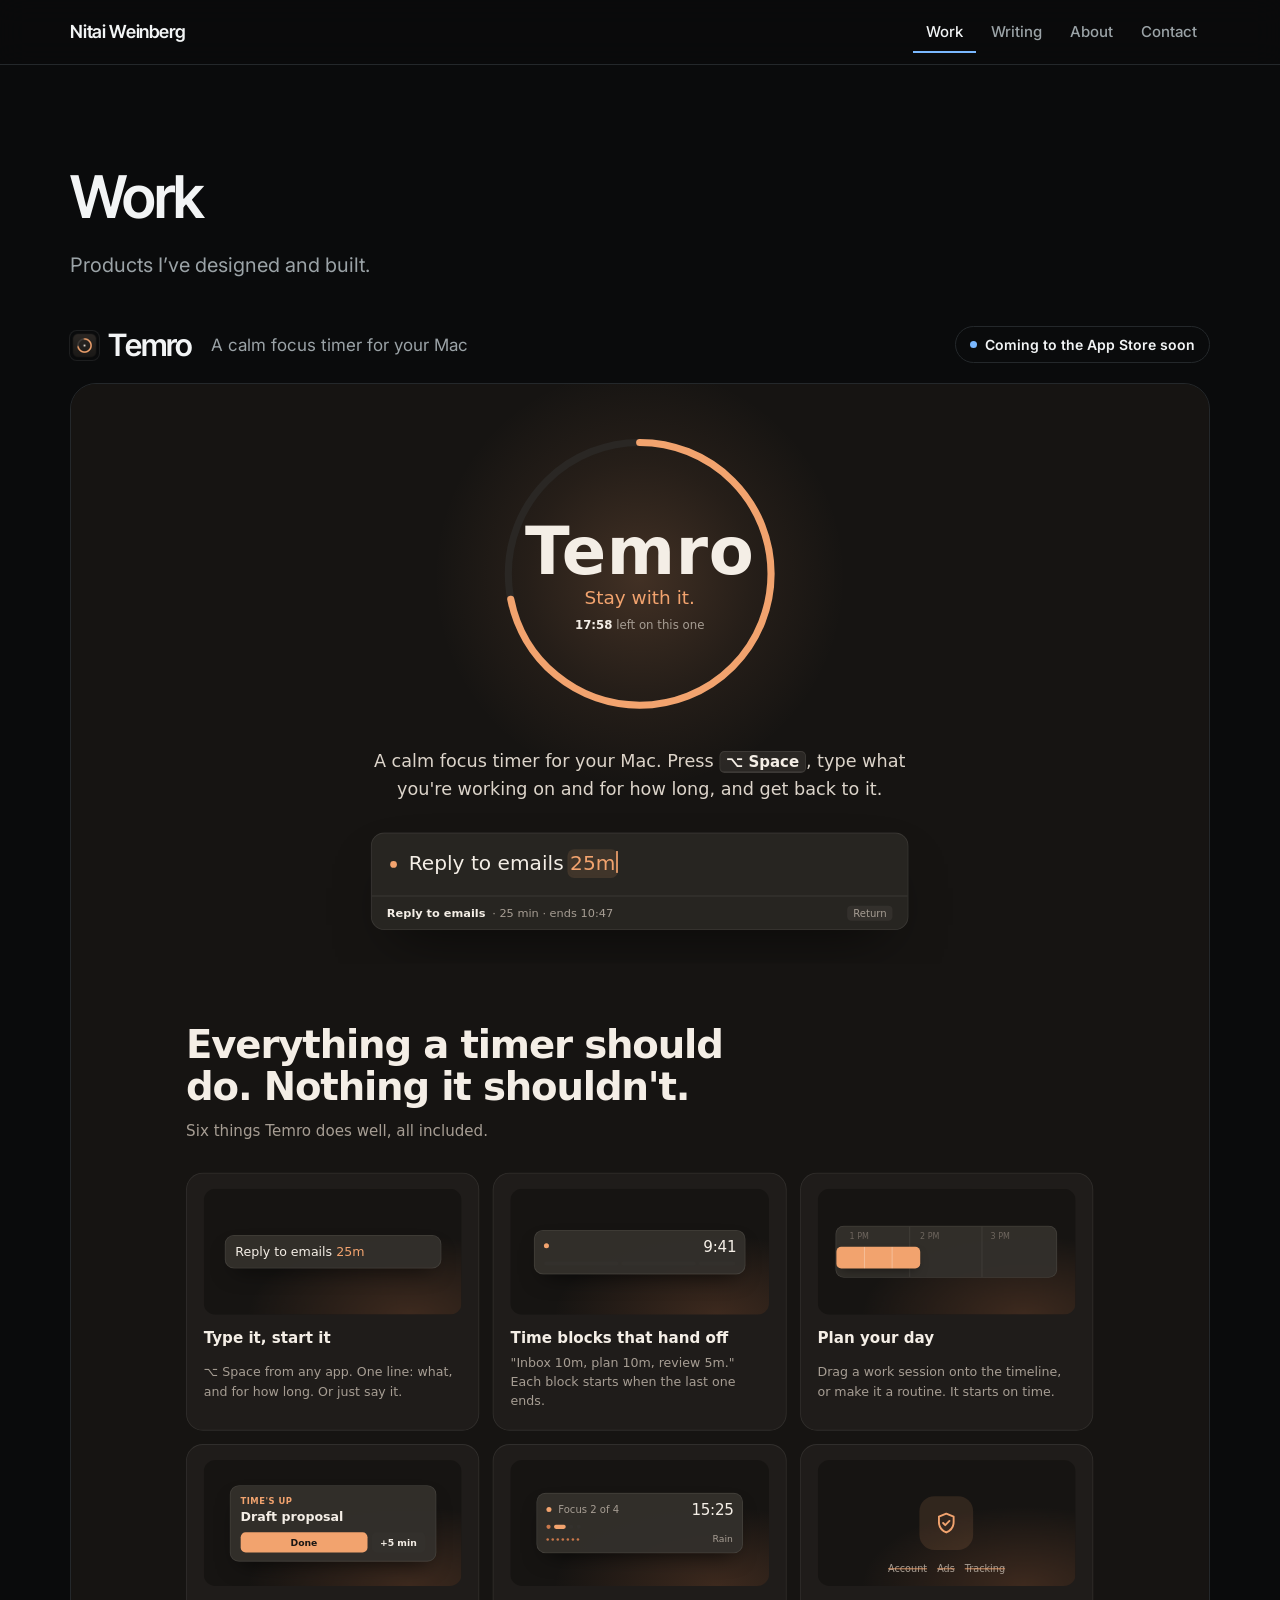
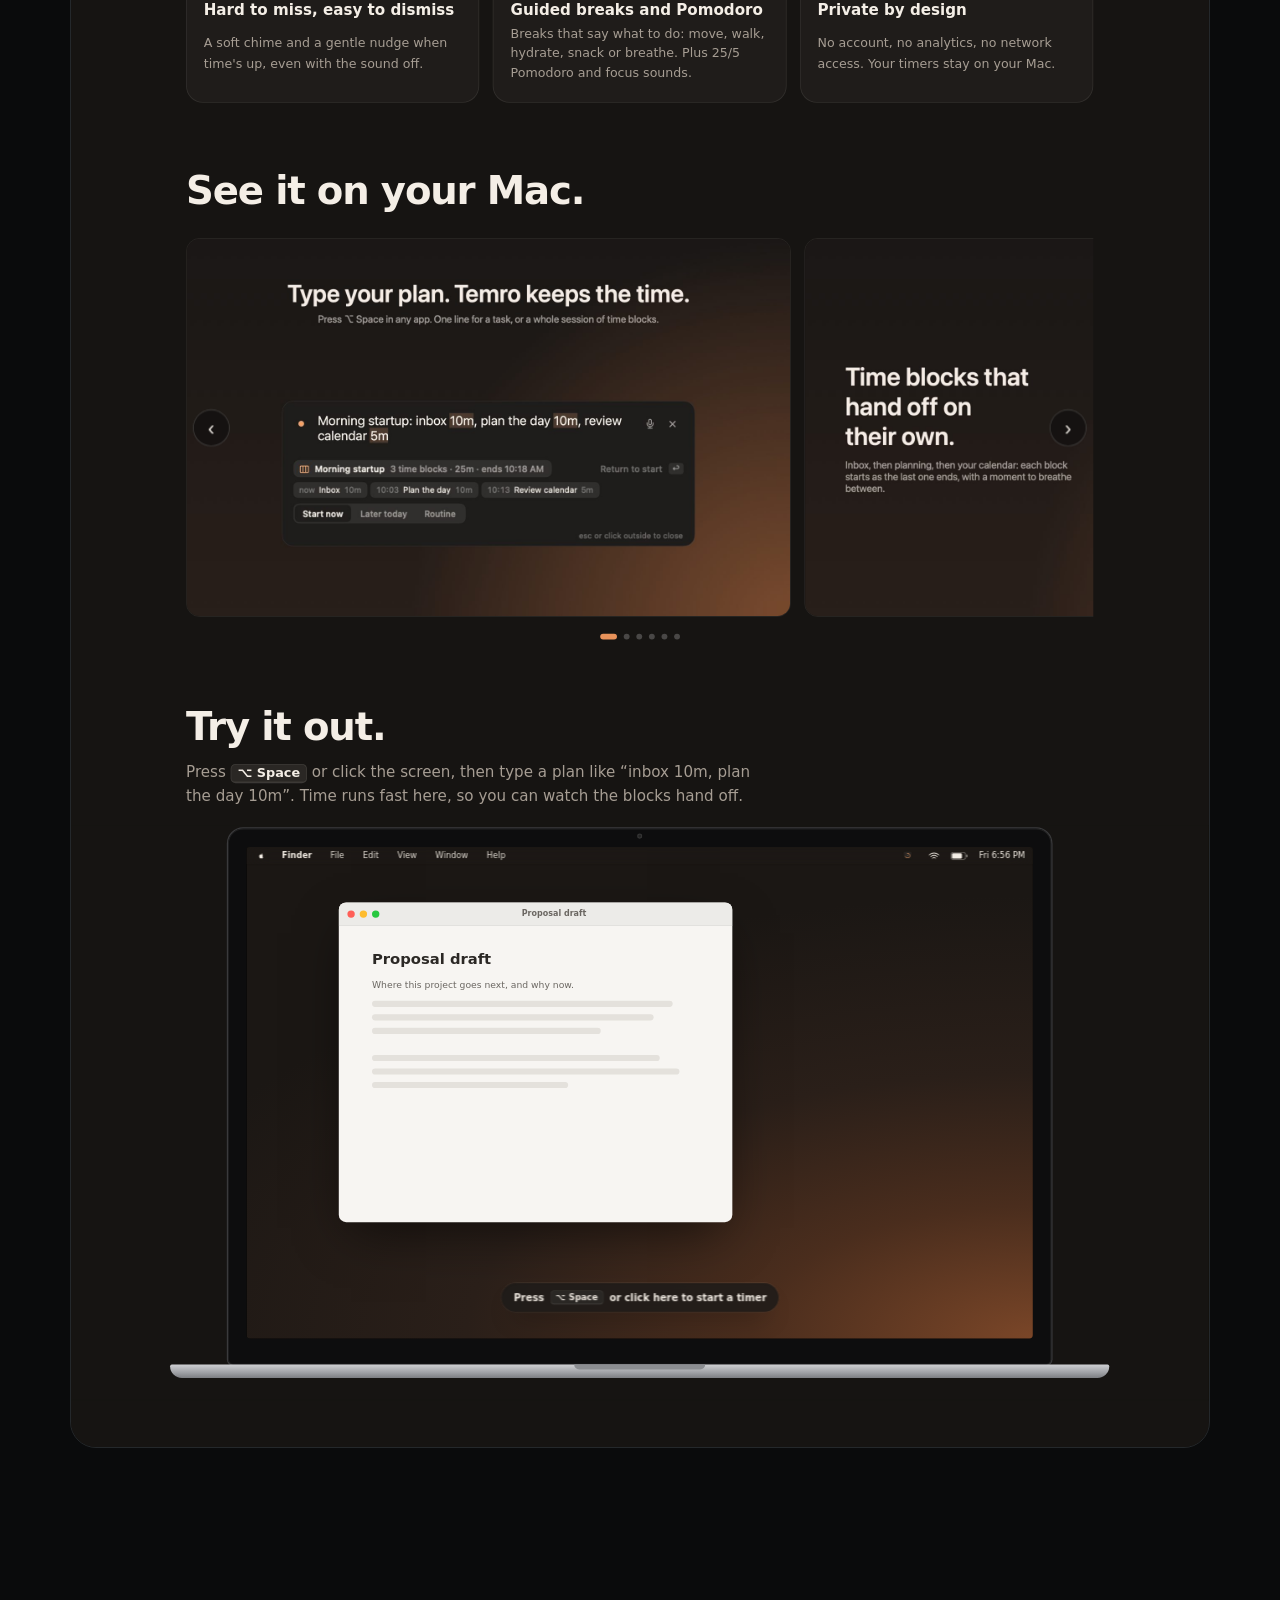
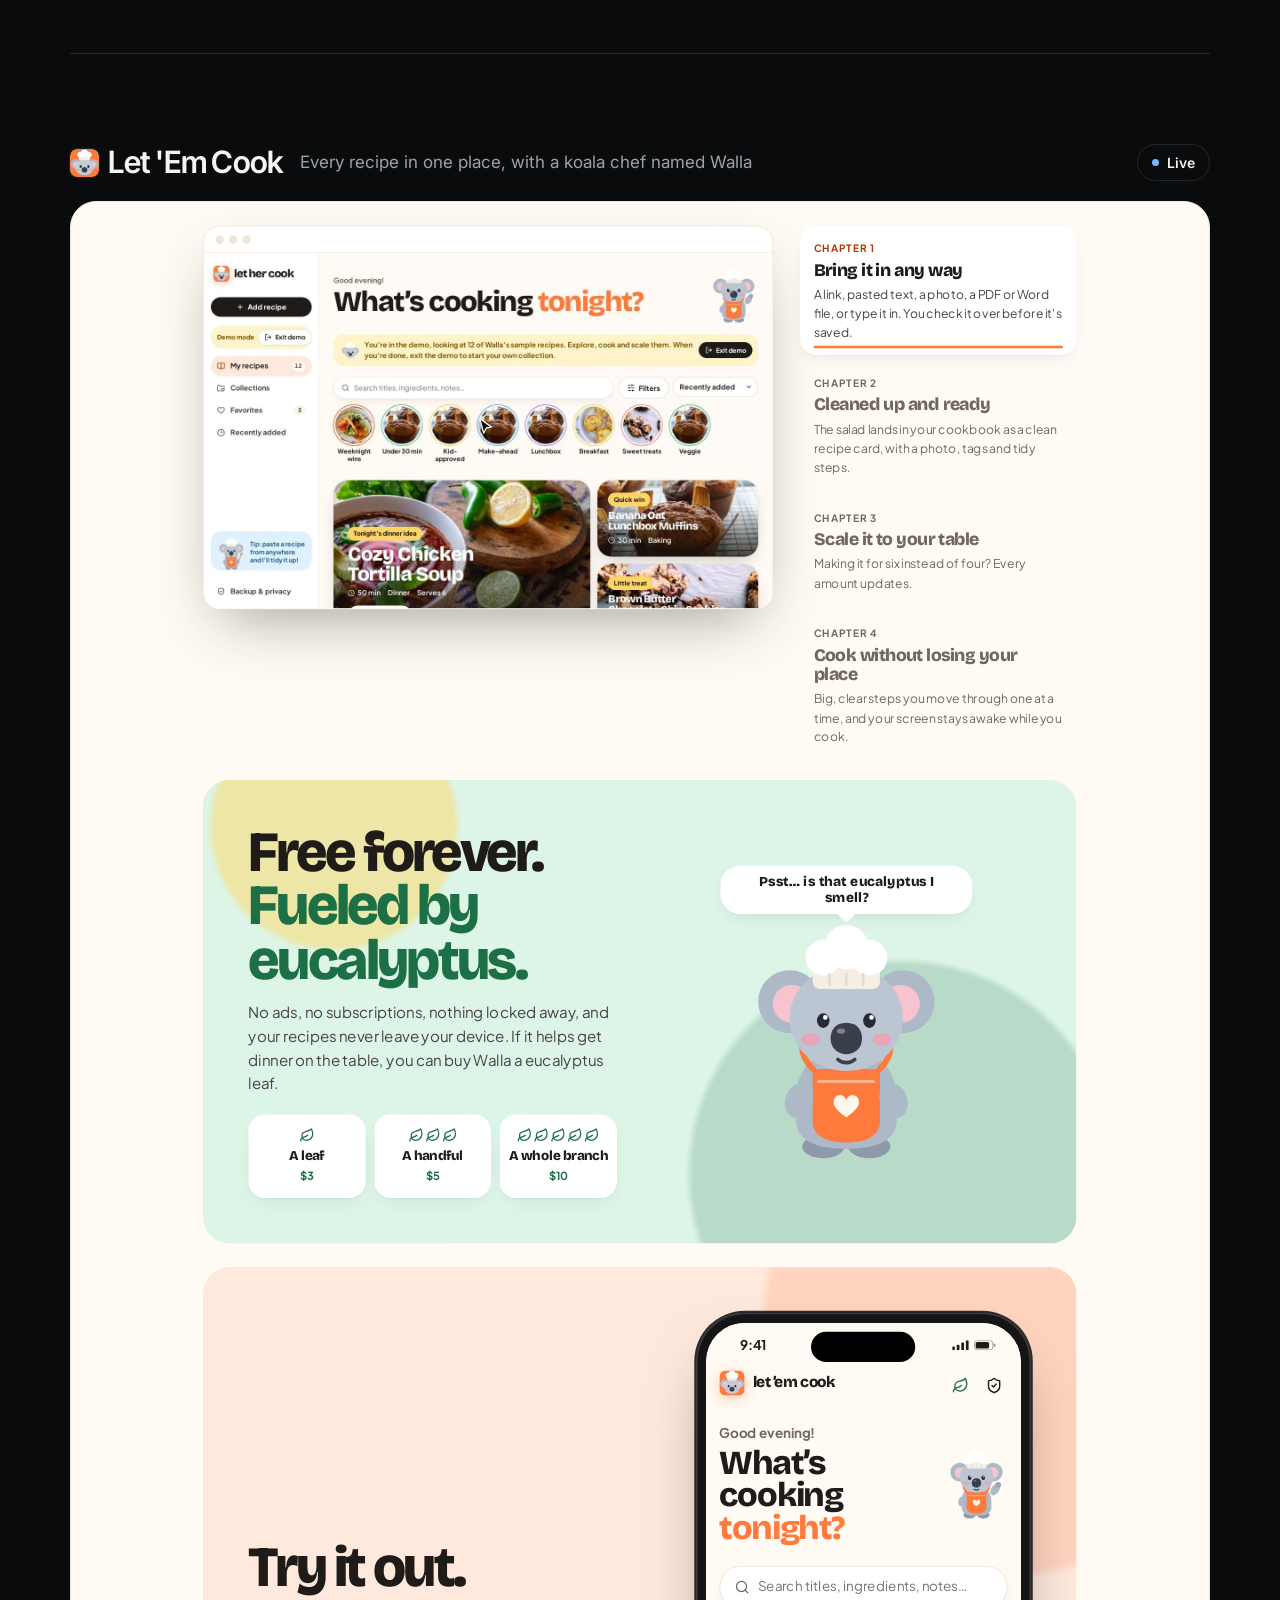
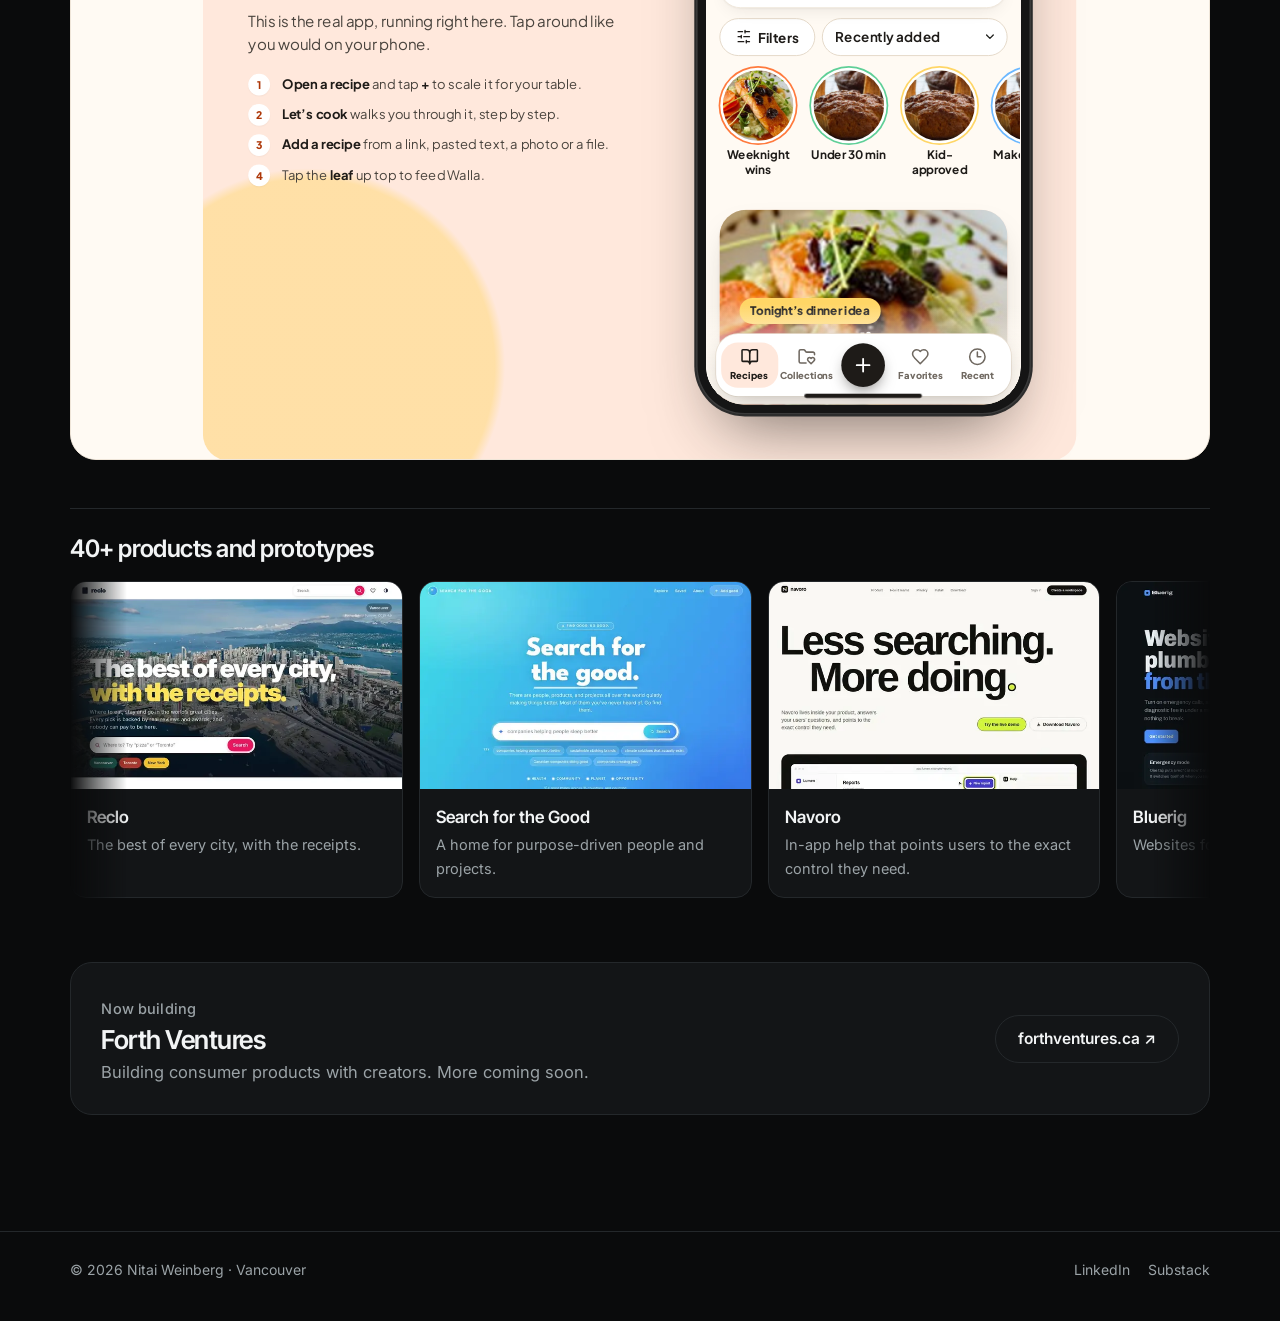
<file: work.html>
<!DOCTYPE html>
<html lang="en">
<head>
<meta charset="utf-8">
<meta name="viewport" content="width=device-width, initial-scale=1">
<title>Work · Nitai Weinberg</title>
<meta name="description" content="Products and prototypes by Nitai Weinberg.">
<link rel="preconnect" href="https://fonts.googleapis.com">
<link rel="preconnect" href="https://fonts.gstatic.com" crossorigin>
<link rel="preconnect" href="https://wsrv.nl" crossorigin>
<link rel="preconnect" href="https://images-na.ssl-images-amazon.com">
<link href="https://fonts.googleapis.com/css2?family=Inter+Tight:wght@500;600&family=Inter:wght@400;500;600&display=swap" rel="stylesheet">
<link rel="icon" href="favicon.svg" type="image/svg+xml">
<link rel="icon" href="favicon-32.png" sizes="32x32" type="image/png">
<link rel="apple-touch-icon" href="apple-touch-icon.png">
<link rel="stylesheet" href="style.css?v=1795734900">
</head>
<body>
<nav><div class="wrap"><a class="brand" href="index.html">Nitai Weinberg</a><div class="links"><a href="work.html" aria-current="page">Work</a><a href="writing.html">Writing</a><a href="about.html">About</a><a href="contact.html">Contact</a></div></div></nav>
<main>
<div class="wrap">
<div class="page-head work-page-head"><h1>Work</h1><p class="lede">Products I&#8217;ve designed and built.</p></div>

<section class="prod" id="temro">
 <div class="phead"><h2><img class="plogo" src="temro/icon.png" alt="">Temro</h2><p>A calm focus timer for your Mac</p><span class="status"><i></i>Coming to the App Store soon</span></div>
 <div class="embed"><iframe id="temroFrame" allow="microphone" src="temro/index.html?v=1795743000" title="Temro: live preview of its landing page" scrolling="no"></iframe></div>
</section>

<section class="prod" id="lec">
 <div class="phead"><h2><img class="plogo" src="lec-app/icons/icon-192.png" alt="">Let 'Em Cook</h2><p>Every recipe in one place, with a koala chef named Walla</p><span class="status"><i></i>Live</span></div>
 <div class="embed lhc-embed"><iframe id="lhcFrame" src="lhc/index.html?v=1795645860" title="Let 'Em Cook: the app in four chapters, then Walla" scrolling="no"></iframe></div>
</section>

<div class="more40">
 <h3>40+ products and prototypes</h3>
 <div class="marquee"><div class="mtrack"><figure class="pcard"><img src="img/t/reclo.webp" decoding="async" alt="Reclo preview" loading="lazy"><figcaption><b>Reclo</b><span>The best of every city, with the receipts.</span></figcaption></figure><figure class="pcard"><img src="img/t/search-for-the-good.webp" decoding="async" alt="Search for the Good preview" loading="lazy"><figcaption><b>Search for the Good</b><span>A home for purpose-driven people and projects.</span></figcaption></figure><figure class="pcard"><img src="img/t/navoro.webp" decoding="async" alt="Navoro preview" loading="lazy"><figcaption><b>Navoro</b><span>In-app help that points users to the exact control they need.</span></figcaption></figure><figure class="pcard"><img src="img/t/bluerig.webp" decoding="async" alt="Bluerig preview" loading="lazy"><figcaption><b>Bluerig</b><span>Websites for HVAC and plumbing shops.</span></figcaption></figure><figure class="pcard"><img src="img/t/context.webp" decoding="async" alt="Context preview" loading="lazy"><figcaption><b>Context</b><span>Keeps good advice from getting lost in your inbox.</span></figcaption></figure><figure class="pcard"><img src="img/t/coded-shipped.webp" decoding="async" alt="Coded preview" loading="lazy"><figcaption><b>Coded</b><span>Software, learned the fun way.</span></figcaption></figure><figure class="pcard" aria-hidden="true"><img src="img/t/reclo.webp" decoding="async" alt="Reclo preview" loading="lazy"><figcaption><b>Reclo</b><span>The best of every city, with the receipts.</span></figcaption></figure><figure class="pcard" aria-hidden="true"><img src="img/t/search-for-the-good.webp" decoding="async" alt="Search for the Good preview" loading="lazy"><figcaption><b>Search for the Good</b><span>A home for purpose-driven people and projects.</span></figcaption></figure><figure class="pcard" aria-hidden="true"><img src="img/t/navoro.webp" decoding="async" alt="Navoro preview" loading="lazy"><figcaption><b>Navoro</b><span>In-app help that points users to the exact control they need.</span></figcaption></figure><figure class="pcard" aria-hidden="true"><img src="img/t/bluerig.webp" decoding="async" alt="Bluerig preview" loading="lazy"><figcaption><b>Bluerig</b><span>Websites for HVAC and plumbing shops.</span></figcaption></figure><figure class="pcard" aria-hidden="true"><img src="img/t/context.webp" decoding="async" alt="Context preview" loading="lazy"><figcaption><b>Context</b><span>Keeps good advice from getting lost in your inbox.</span></figcaption></figure><figure class="pcard" aria-hidden="true"><img src="img/t/coded-shipped.webp" decoding="async" alt="Coded preview" loading="lazy"><figcaption><b>Coded</b><span>Software, learned the fun way.</span></figcaption></figure></div></div>
</div>
<div class="forth-note">
 <div><p class="eyebrow">Now building</p><h3 style="margin-top:6px">Forth Ventures</h3><p>Building consumer products with creators. More coming soon.</p></div>
 <a class="btn" href="https://forthventures.ca" target="_blank" rel="noopener">forthventures.ca ↗</a>
</div>
<div style="height:clamp(64px,9vw,128px)"></div>
</div>
<script>/* on bigger screens each project is shown as a slightly scaled-down preview, so it reads like a page, not a zoomed-in screen */
function fitE(fr,h){fr._h=h;var k=innerWidth>=1000?.84:1;fr.style.width=(100/k)+"%";fr.style.maxWidth="none";fr.style.transformOrigin="0 0";fr.style.transform=k<1?"scale("+k+")":"none";fr.style.height=h+"px";fr.parentNode.style.height=Math.ceil(h*k)+"px"}
addEventListener("resize",function(){["temroFrame","lhcFrame"].forEach(function(id){var f=document.getElementById(id);if(f&&f._h)fitE(f,f._h)})});
addEventListener("message",function(e){if(!e.data)return;var f=document.getElementById("temroFrame"),g=document.getElementById("lhcFrame");if(f&&e.data.temroHeight)fitE(f,e.data.temroHeight);if(g&&e.data.lhcHeight)fitE(g,e.data.lhcHeight);var tp=document.getElementById("temroProto"),lp=document.getElementById("lecProto");if(tp&&e.data.temroProtoHeight)tp.style.height=e.data.temroProtoHeight+"px";if(lp&&e.data.lecProtoHeight)lp.style.height=e.data.lecProtoHeight+"px"});</script>
</main>
<footer><div class="wrap"><span>© 2026 Nitai Weinberg · Vancouver</span><div class="f-links"><a href="https://www.linkedin.com/in/nitaiweinberg/" target="_blank" rel="noopener">LinkedIn</a><a href="https://buildfoundations.substack.com/" target="_blank" rel="noopener">Substack</a></div></div></footer>
</body>
</html>
</file>
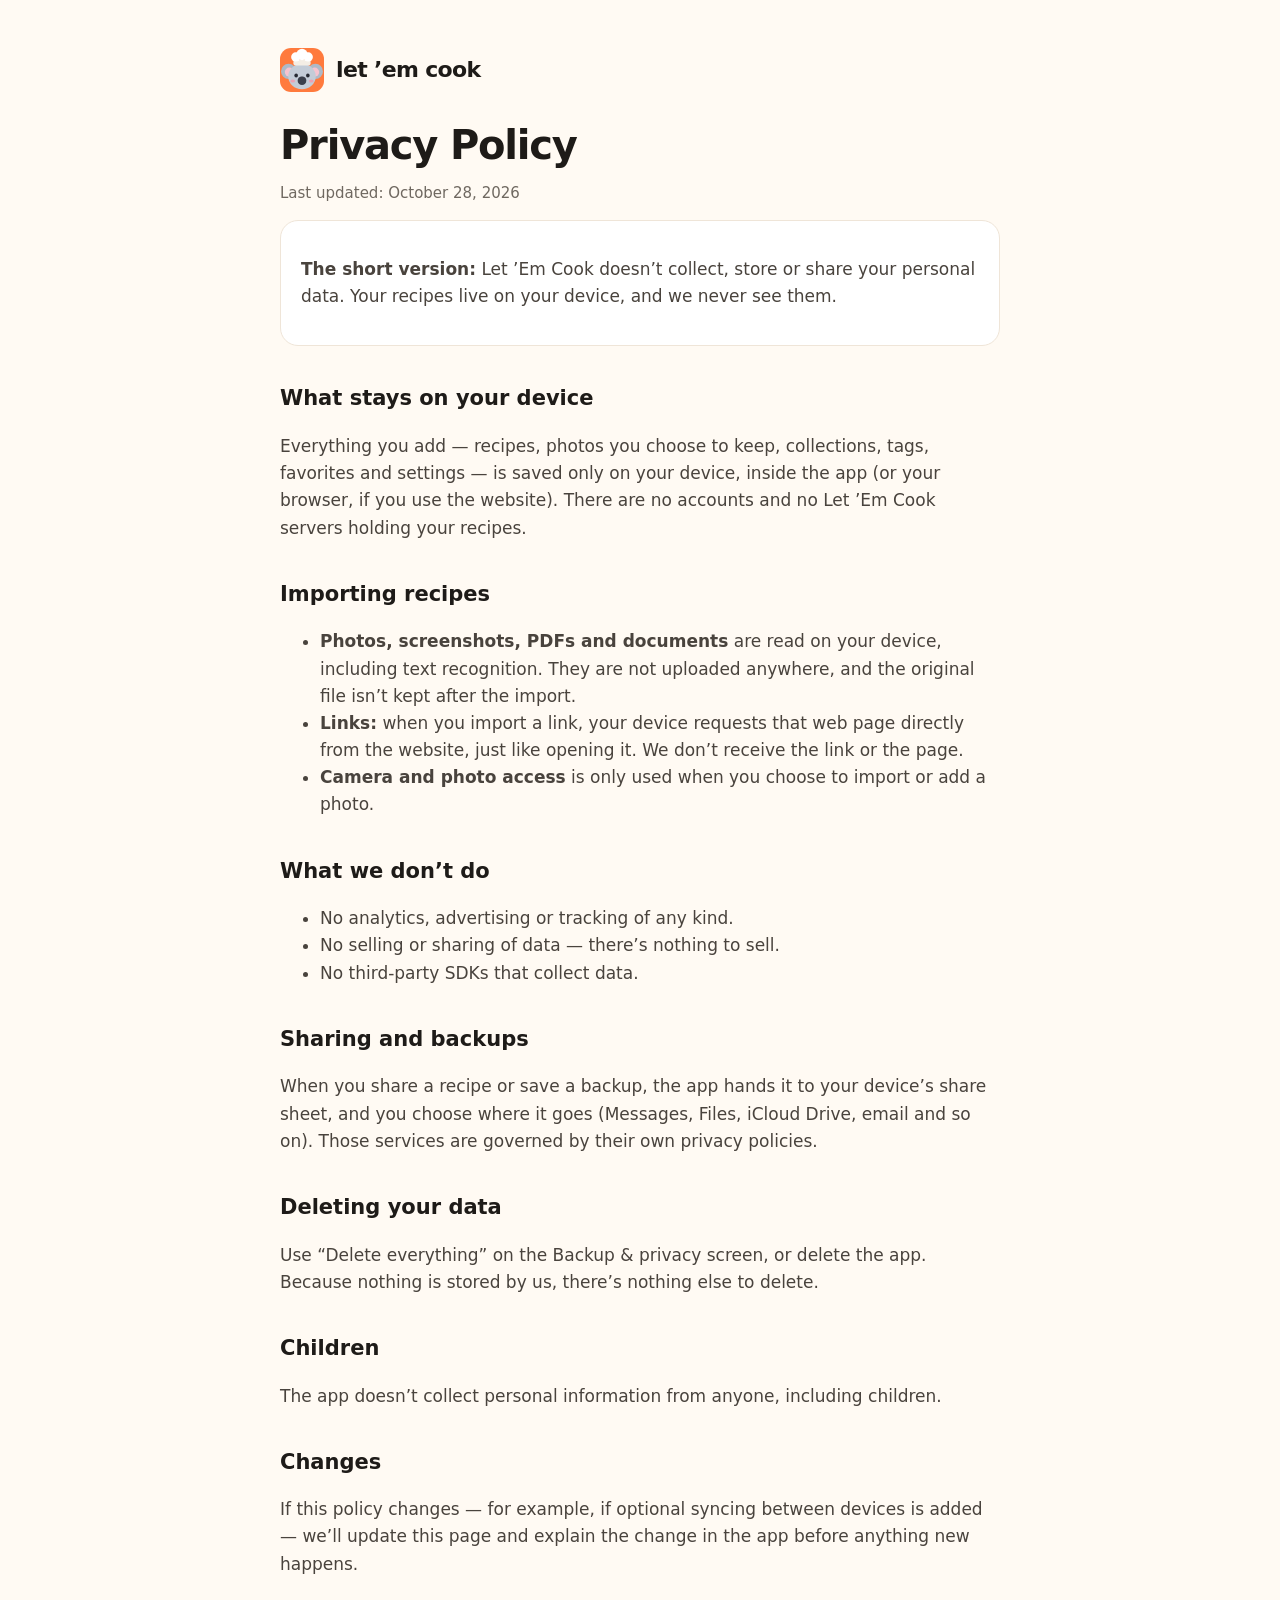
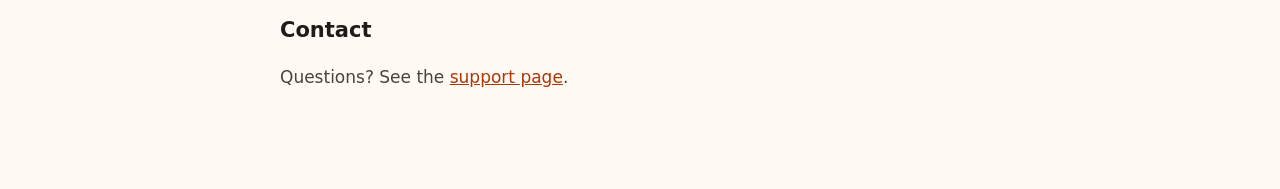
<file: lec-app/privacy.html>
<!doctype html>
<html lang="en">
<head>
<meta charset="utf-8">
<meta name="viewport" content="width=device-width, initial-scale=1">
<title>Privacy Policy — Let ’Em Cook</title>
<link rel="icon" href="./favicon.svg" type="image/svg+xml">
<style>
  :root { --ink:#1e1b18; --soft:#49433d; --bg:#fffaf3; --orange:#ad3708; --line:#efe5d8; }
  body { margin:0; background:var(--bg); color:var(--ink); font:17px/1.6 system-ui,-apple-system,'Segoe UI',sans-serif; }
  main { max-width:720px; margin:0 auto; padding:48px 20px 80px; }
  header { display:flex; align-items:center; gap:12px; margin-bottom:32px; }
  header img { width:44px; height:44px; }
  header span { font-weight:800; font-size:22px; letter-spacing:-.03em; }
  h1 { font-size:40px; line-height:1.05; letter-spacing:-.03em; margin:0 0 8px; }
  h2 { font-size:21px; margin:36px 0 8px; }
  p, li { color:var(--soft); }
  .updated { color:#6f6860; font-size:15px; }
  a { color:var(--orange); }
  .box { background:#fff; border:1px solid var(--line); border-radius:18px; padding:18px 20px; }
</style>
</head>
<body>
<main>
  <header><img src="./favicon.svg" alt=""><span>let ’em cook</span></header>
  <h1>Privacy Policy</h1>
  <p class="updated">Last updated: October 28, 2026</p>

  <div class="box">
    <p><strong>The short version:</strong> Let ’Em Cook doesn’t collect, store or share your personal data. Your recipes live on your device, and we never see them.</p>
  </div>

  <h2>What stays on your device</h2>
  <p>Everything you add — recipes, photos you choose to keep, collections, tags, favorites and settings — is saved only on your device, inside the app (or your browser, if you use the website). There are no accounts and no Let ’Em Cook servers holding your recipes.</p>

  <h2>Importing recipes</h2>
  <ul>
    <li><strong>Photos, screenshots, PDFs and documents</strong> are read on your device, including text recognition. They are not uploaded anywhere, and the original file isn’t kept after the import.</li>
    <li><strong>Links:</strong> when you import a link, your device requests that web page directly from the website, just like opening it. We don’t receive the link or the page.</li>
    <li><strong>Camera and photo access</strong> is only used when you choose to import or add a photo.</li>
  </ul>

  <h2>What we don’t do</h2>
  <ul>
    <li>No analytics, advertising or tracking of any kind.</li>
    <li>No selling or sharing of data — there’s nothing to sell.</li>
    <li>No third-party SDKs that collect data.</li>
  </ul>

  <h2>Sharing and backups</h2>
  <p>When you share a recipe or save a backup, the app hands it to your device’s share sheet, and you choose where it goes (Messages, Files, iCloud Drive, email and so on). Those services are governed by their own privacy policies.</p>

  <h2>Deleting your data</h2>
  <p>Use “Delete everything” on the Backup &amp; privacy screen, or delete the app. Because nothing is stored by us, there’s nothing else to delete.</p>

  <h2>Children</h2>
  <p>The app doesn’t collect personal information from anyone, including children.</p>

  <h2>Changes</h2>
  <p>If this policy changes — for example, if optional syncing between devices is added — we’ll update this page and explain the change in the app before anything new happens.</p>

  <h2>Contact</h2>
  <p>Questions? See the <a href="./support.html">support page</a>.</p>
</main>
</body>
</html>
</file>
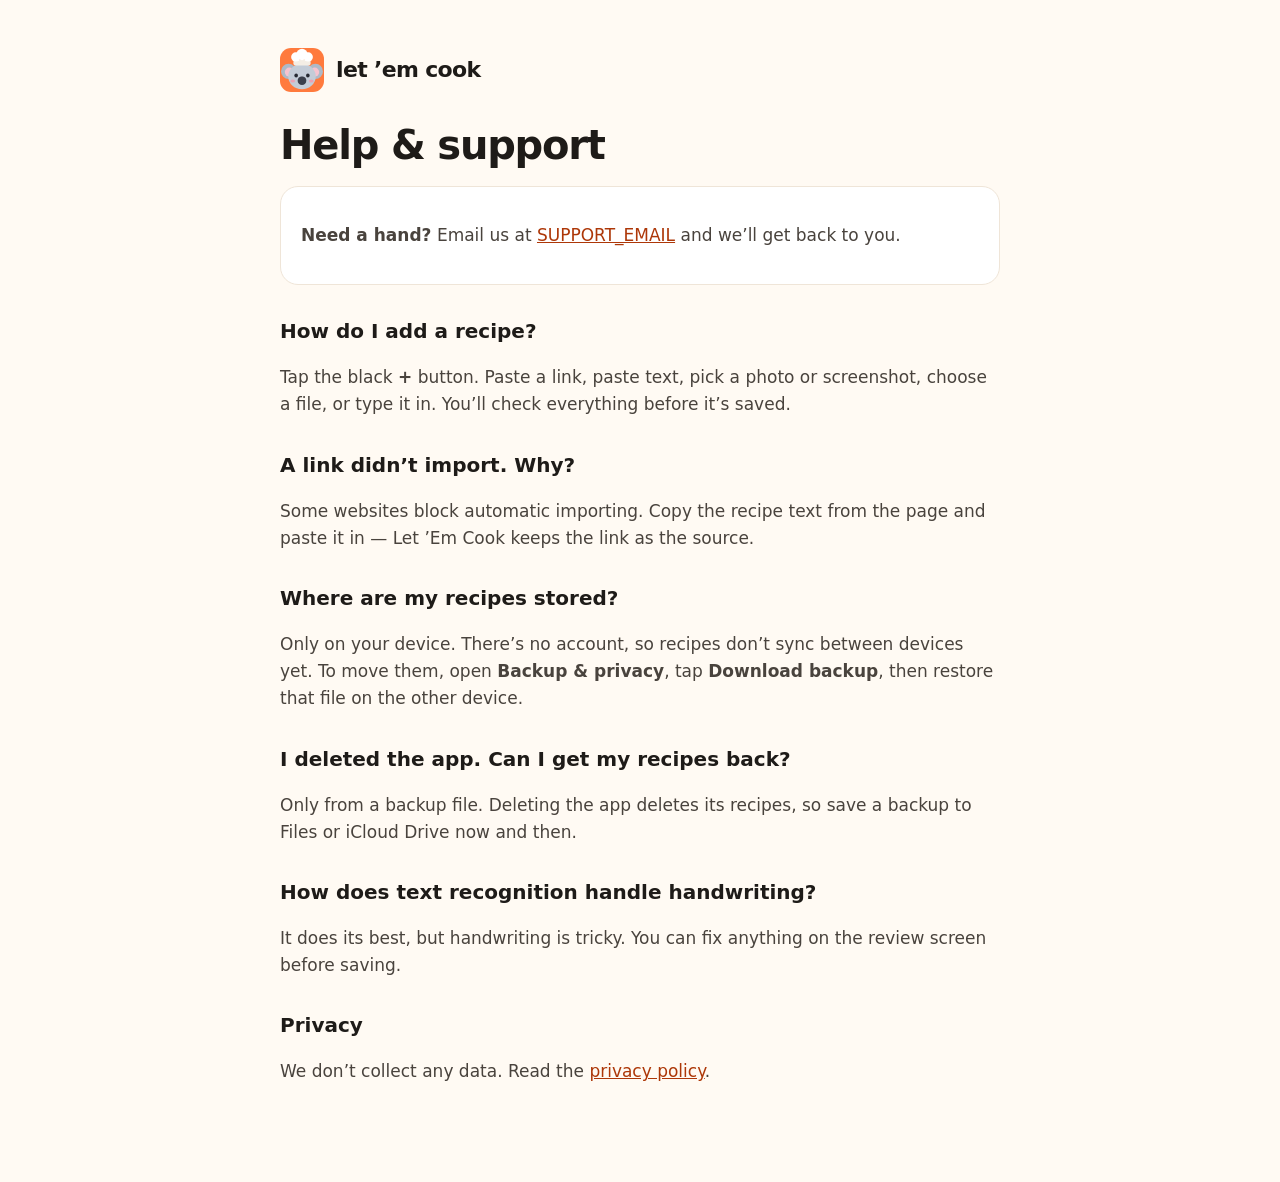
<file: lec-app/support.html>
<!doctype html>
<html lang="en">
<head>
<meta charset="utf-8">
<meta name="viewport" content="width=device-width, initial-scale=1">
<title>Support — Let ’Em Cook</title>
<link rel="icon" href="./favicon.svg" type="image/svg+xml">
<style>
  :root { --ink:#1e1b18; --soft:#49433d; --bg:#fffaf3; --orange:#ad3708; --line:#efe5d8; }
  body { margin:0; background:var(--bg); color:var(--ink); font:17px/1.6 system-ui,-apple-system,'Segoe UI',sans-serif; }
  main { max-width:720px; margin:0 auto; padding:48px 20px 80px; }
  header { display:flex; align-items:center; gap:12px; margin-bottom:32px; }
  header img { width:44px; height:44px; }
  header span { font-weight:800; font-size:22px; letter-spacing:-.03em; }
  h1 { font-size:40px; line-height:1.05; letter-spacing:-.03em; margin:0 0 20px; }
  h2 { font-size:20px; margin:30px 0 6px; }
  p { color:var(--soft); }
  a { color:var(--orange); }
  .box { background:#fff; border:1px solid var(--line); border-radius:18px; padding:18px 20px; }
</style>
</head>
<body>
<main>
  <header><img src="./favicon.svg" alt=""><span>let ’em cook</span></header>
  <h1>Help &amp; support</h1>
  <div class="box">
    <p><strong>Need a hand?</strong> Email us at <a href="mailto:SUPPORT_EMAIL">SUPPORT_EMAIL</a> and we’ll get back to you.</p>
  </div>

  <h2>How do I add a recipe?</h2>
  <p>Tap the black <strong>+</strong> button. Paste a link, paste text, pick a photo or screenshot, choose a file, or type it in. You’ll check everything before it’s saved.</p>

  <h2>A link didn’t import. Why?</h2>
  <p>Some websites block automatic importing. Copy the recipe text from the page and paste it in — Let ’Em Cook keeps the link as the source.</p>

  <h2>Where are my recipes stored?</h2>
  <p>Only on your device. There’s no account, so recipes don’t sync between devices yet. To move them, open <strong>Backup &amp; privacy</strong>, tap <strong>Download backup</strong>, then restore that file on the other device.</p>

  <h2>I deleted the app. Can I get my recipes back?</h2>
  <p>Only from a backup file. Deleting the app deletes its recipes, so save a backup to Files or iCloud Drive now and then.</p>

  <h2>How does text recognition handle handwriting?</h2>
  <p>It does its best, but handwriting is tricky. You can fix anything on the review screen before saving.</p>

  <h2>Privacy</h2>
  <p>We don’t collect any data. Read the <a href="./privacy.html">privacy policy</a>.</p>
</main>
</body>
</html>
</file>
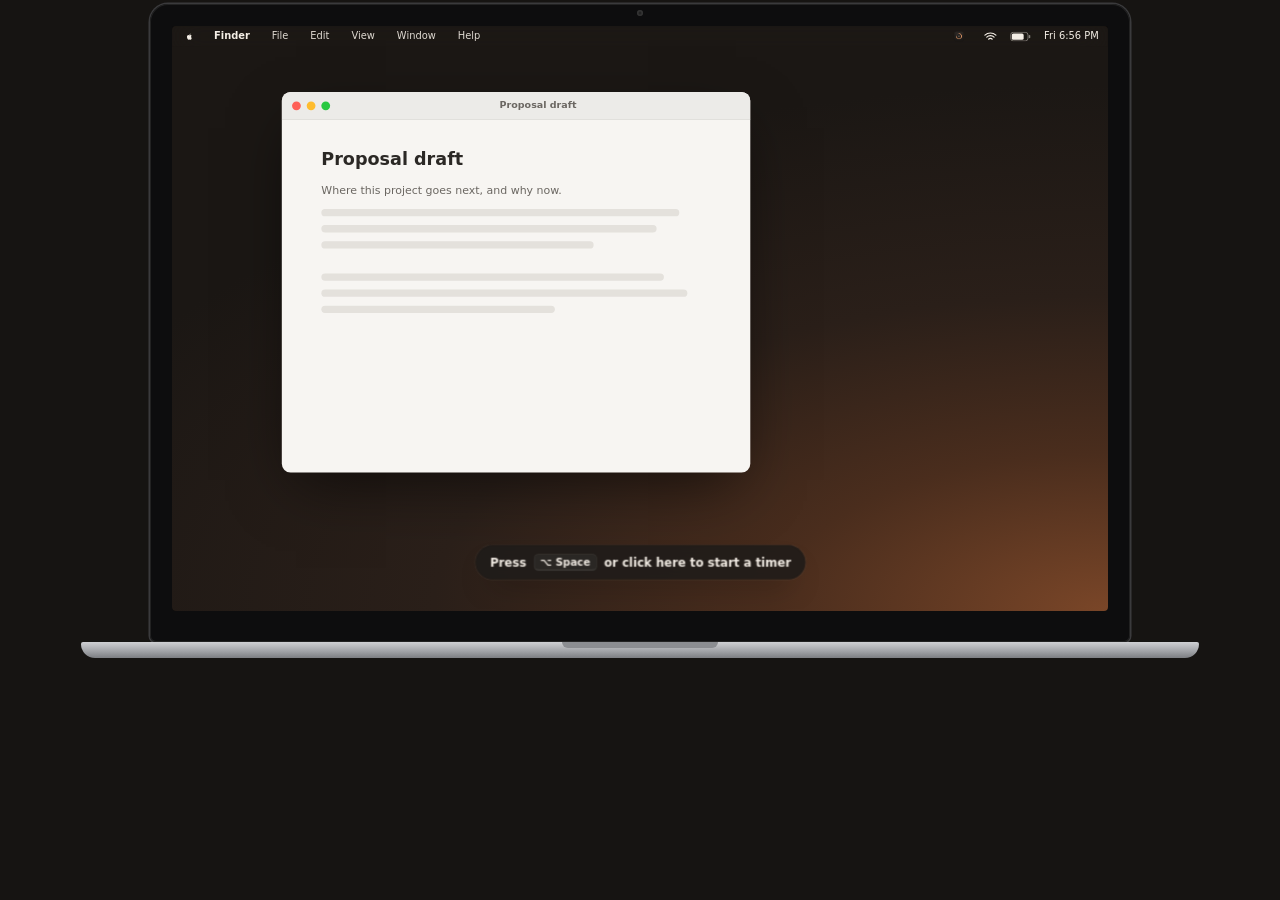
<file: proto/temro.html>
<!doctype html>
<html lang="en">
<head>
<meta charset="utf-8">
<meta name="viewport" content="width=device-width, initial-scale=1">
<title>Temro: try it</title>
<style>
/* A clickable Mac prototype of Temro: the ⌥ Space launcher, time blocks that hand off, Pomodoro and focus sounds. */
:root{--night:#161412;--coal:#1F1C1A;--ash:#2A2724;--raise:#33302C;--ember:#F2A36E;--ember-hot:#F7B98C;--ember-deep:#C9774A;--ember-wash:rgba(242,163,110,.14);
--cream:#F4EEE6;--muted:#A69D93;--faint:#6F675F;--line:rgba(244,238,230,.09);--mint:#7fd3a6;
--sans:-apple-system,BlinkMacSystemFont,"SF Pro Text","Inter","Segoe UI",system-ui,sans-serif}
*{box-sizing:border-box;min-width:0}
html,body{margin:0;background:#161412}
body{font:15px/1.45 var(--sans);color:var(--cream);-webkit-font-smoothing:antialiased;padding:4px 0 26px}
button{font:inherit;color:inherit}

/* laptop */
.laptop{width:min(100% - 8%,980px);margin:0 auto}
.lid{background:#0d0d0e;border-radius:18px 18px 6px 6px;padding:2.2% 2.2% 3.2%;box-shadow:0 0 0 1.5px #3a3a3c,inset 0 0 0 1px #222;position:relative}
.cam{position:absolute;top:.9%;left:50%;width:6px;height:6px;margin-left:-3px;border-radius:50%;background:#222;box-shadow:inset 0 0 0 1.5px #333}
.scr{position:relative;aspect-ratio:16/10;overflow:hidden;border-radius:4px;background:#000}
.base{height:16px;margin:0 -7%;background:linear-gradient(#cfd0d3,#9fa1a5 60%,#7c7e82);border-radius:2px 2px 14px 14px;position:relative;box-shadow:0 18px 30px -18px rgba(0,0,0,.7)}
.base::before{content:"";position:absolute;left:50%;top:0;width:14%;height:6px;margin-left:-7%;background:#8b8d91;border-radius:0 0 8px 8px}
.under{display:flex;justify-content:center;align-items:center;gap:10px;margin-top:16px;font-size:13px;color:var(--muted);flex-wrap:wrap}
.seg{display:inline-flex;background:var(--ash);border-radius:999px;padding:3px}
.seg button{all:unset;cursor:pointer;padding:5px 12px;border-radius:999px;font-weight:600;font-size:12.5px;color:var(--muted)}
.seg button.on{background:var(--raise);color:var(--cream)}

/* desktop, drawn at 1280×800 and scaled to fit */
.desk{position:absolute;left:0;top:0;width:1280px;height:800px;transform-origin:0 0;
background:radial-gradient(120% 90% at 100% 100%,#7a4628 0%,#4a2d1d 30%,#2a1f19 60%,#1b1714 100%);overflow:hidden;user-select:none}
.mbar{position:absolute;top:0;left:0;right:0;height:28px;background:rgba(30,26,23,.55);backdrop-filter:blur(20px);display:flex;align-items:center;padding:0 14px;font-size:13.5px;gap:18px;z-index:20}
.mbar b{font-weight:700}
.mbar .sp{flex:1}
.mbar .it{opacity:.9}
.tmb{all:unset;cursor:pointer;display:flex;align-items:center;gap:6px;padding:2px 8px;border-radius:6px;font-variant-numeric:tabular-nums;font-weight:600}
.tmb:hover,.tmb.open{background:rgba(255,255,255,.14)}
.tmb img{width:16px;height:16px;border-radius:4px}
.tmb i{width:7px;height:7px;border-radius:50%;background:var(--ember)}
.mbar svg{height:13px}

/* a plain document window for context */
.win{position:absolute;left:150px;top:90px;width:640px;height:520px;background:#f7f5f2;border-radius:12px;box-shadow:0 30px 80px -20px rgba(0,0,0,.6);color:#2b2825;overflow:hidden;transition:filter .3s}
.win .tb{height:38px;background:#ecebe8;display:flex;align-items:center;gap:8px;padding:0 14px;border-bottom:1px solid #dcdad6;font-size:13px;color:#6b6762}
.win .tb i{width:12px;height:12px;border-radius:50%;background:#e0dcd6}
.win .tb span{margin-left:auto;margin-right:auto;font-weight:600}
.win .doc{padding:34px 54px;font-size:15px;line-height:1.7}
.win h4{margin:0 0 10px;font-size:24px}
.win .ln{height:10px;border-radius:5px;background:#e4e1dc;margin:12px 0}
.desk.dim .win{filter:brightness(.55) blur(1px)}

/* hint pill */
.hint{all:unset;cursor:pointer;position:absolute;left:50%;bottom:44px;transform:translateX(-50%);display:flex;align-items:center;gap:10px;padding:12px 20px;border-radius:999px;background:rgba(31,28,26,.88);backdrop-filter:blur(12px);box-shadow:0 0 0 1px var(--line),0 20px 40px -20px rgba(0,0,0,.8);font-size:16px;font-weight:600;transition:opacity .3s;animation:breathe 2.6s ease-in-out infinite}
.hint kbd{font:600 14px var(--sans);background:var(--ash);border:1px solid var(--line);border-bottom-width:2px;border-radius:6px;padding:2px 8px}
.hint.gone{opacity:0;pointer-events:none}
@keyframes breathe{50%{box-shadow:0 0 0 1px var(--line),0 0 0 8px rgba(242,163,110,.12),0 20px 40px -20px rgba(0,0,0,.8)}}

/* launcher */
.launch{position:absolute;left:50%;top:200px;width:820px;transform:translate(-50%,8px) scale(.98);opacity:0;pointer-events:none;background:rgba(31,28,26,.97);border-radius:20px;box-shadow:0 0 0 1px var(--line),0 40px 90px -20px rgba(0,0,0,.85);padding:22px 24px 16px;transition:opacity .2s,transform .2s;z-index:30}
.launch.on{opacity:1;transform:translate(-50%,0);pointer-events:auto}
.lrow{display:flex;align-items:flex-start;gap:14px}
.lrow .dot{width:10px;height:10px;border-radius:50%;background:var(--ember);margin-top:13px;flex:none}
.lrow textarea{all:unset;flex:1;font-size:26px;line-height:1.35;color:var(--cream);caret-color:var(--ember);resize:none;overflow:hidden;white-space:pre-wrap;word-break:break-word}
.lrow textarea::placeholder{color:var(--faint)}
.lrow .x{all:unset;cursor:pointer;color:var(--muted);font-size:22px;padding:4px 6px;border-radius:6px}
.lrow .x:hover{background:var(--ash)}
.sugs{display:flex;flex-wrap:wrap;gap:8px;margin-top:14px}
.sug{all:unset;cursor:pointer;padding:7px 12px;border-radius:10px;background:var(--ash);font-size:14px;color:var(--muted)}
.sug:hover{color:var(--cream);background:var(--raise)}
.sug b{color:var(--ember);font-weight:600}
.prev{margin-top:14px;display:none}
.prev.on{display:block}
.phead{display:flex;align-items:center;gap:10px;flex-wrap:wrap}
.pchip{display:inline-flex;align-items:center;gap:8px;padding:7px 12px;border-radius:10px;background:var(--ash);font-size:14.5px}
.pchip b{font-weight:650}.pchip span{color:var(--muted)}
.ret{margin-left:auto;color:var(--faint);font-size:14px;display:flex;align-items:center;gap:8px}
.ret kbd{font:600 12px var(--sans);background:var(--ash);border-radius:5px;padding:2px 6px;color:var(--muted)}
.blocks{display:flex;flex-wrap:wrap;gap:6px;margin-top:8px}
.blk{padding:6px 11px;border-radius:9px;background:var(--ash);font-size:14px;color:var(--muted)}
.blk b{color:var(--cream);font-weight:600;margin:0 6px}
.modes{display:inline-flex;margin-top:12px;background:var(--ash);border-radius:12px;padding:4px}
.modes button{all:unset;cursor:pointer;padding:8px 16px;border-radius:9px;color:var(--muted);font-weight:600}
.modes button.on{background:var(--raise);color:var(--cream)}
.lfoot{text-align:right;color:var(--faint);font-size:13px;margin-top:8px}
mark{background:rgba(242,163,110,.22);color:var(--cream);border-radius:4px;padding:0 2px}

/* session panel */
.panel{position:absolute;right:26px;top:44px;width:470px;background:rgba(31,28,26,.97);border-radius:18px;box-shadow:0 0 0 1px var(--line),0 30px 70px -20px rgba(0,0,0,.8);opacity:0;transform:translateY(-8px);pointer-events:none;transition:opacity .25s,transform .25s;z-index:25;overflow:hidden}
.panel.on{opacity:1;transform:none;pointer-events:auto}
.ph{display:flex;align-items:center;gap:12px;padding:16px 18px 10px}
.ph .dot{width:10px;height:10px;border-radius:50%;background:var(--ember);flex:none}
.ph .dot.br{background:var(--mint)}
.ph .nm{color:var(--muted);font-size:18px;white-space:nowrap;overflow:hidden;text-overflow:ellipsis;max-width:170px}
.ph .tm{font-size:36px;font-weight:600;font-variant-numeric:tabular-nums;letter-spacing:.01em}
.ph .ic{margin-left:auto;display:flex;gap:4px}
.ic button{all:unset;cursor:pointer;width:32px;height:32px;border-radius:8px;display:grid;place-items:center;color:var(--muted)}
.ic button:hover{background:var(--ash);color:var(--cream)}
.ic svg{width:17px;height:17px}
.bar{height:4px;margin:0 18px;border-radius:2px;background:var(--ash);overflow:hidden}
.bar i{display:block;height:100%;width:0;background:var(--ember);transition:width .5s linear}
.pbody{padding:10px 0 6px}
.sess{padding:2px 18px 6px;font-size:14.5px;color:var(--muted)}
.sess b{color:var(--cream)}
.bl{display:grid;grid-template-columns:22px 56px 1fr auto;align-items:center;padding:7px 18px;font-size:15px;color:var(--muted)}
.bl.done{text-decoration:line-through;opacity:.55}
.bl.done .ck{color:var(--ember);text-decoration:none}
.bl.cur{background:rgba(242,163,110,.08);color:var(--cream);font-weight:600}
.bl.cur .r{color:var(--ember)}
.bl .r{font-variant-numeric:tabular-nums}
.acts{display:flex;gap:16px;padding:8px 18px 10px;font-size:14.5px}
.acts button{all:unset;cursor:pointer;color:var(--muted);font-weight:600}
.acts button.e{color:var(--ember)}
.acts button:hover{color:var(--cream)}
.pomo{display:flex;align-items:center;gap:14px;padding:4px 18px 8px}
.pdots{display:flex;gap:5px;align-items:center}
.pdots i{width:8px;height:8px;border-radius:4px;background:var(--raise)}
.pdots i.d{background:var(--ember-deep)}
.pdots i.c{width:22px;background:var(--ember)}
.pomo b{display:block;font-size:16px}.pomo small{color:var(--muted);font-size:13.5px}
.snd{display:flex;align-items:center;gap:12px;padding:12px 18px;border-top:1px solid var(--line);font-size:15px}
.snd svg{width:18px;height:18px;color:var(--muted)}
.snd select{all:unset;cursor:pointer;margin-left:auto;font-weight:600;padding:2px 4px;border-radius:6px}
.snd select option{color:#000}
.tog{all:unset;cursor:pointer;width:42px;height:24px;border-radius:12px;background:var(--raise);position:relative;transition:background .2s}
.tog::after{content:"";position:absolute;top:3px;left:3px;width:18px;height:18px;border-radius:50%;background:#bdb5ab;transition:transform .2s,background .2s}
.tog.on{background:var(--ember-deep)}.tog.on::after{transform:translateX(18px);background:#fff}
.pfoot{display:flex;align-items:center;gap:18px;padding:10px 18px 14px;font-size:14.5px}
.pfoot button{all:unset;cursor:pointer;color:var(--muted);font-weight:600;display:flex;align-items:center;gap:6px}
.pfoot button.e{color:var(--ember)}
.pfoot button:hover{color:var(--cream)}
.pfoot .hd{margin-left:auto}

/* menu bar dropdown */
.drop{position:absolute;top:34px;width:420px;background:rgba(31,28,26,.97);border-radius:14px;box-shadow:0 0 0 1px var(--line),0 30px 70px -20px rgba(0,0,0,.8);padding:10px;opacity:0;transform:translateY(-6px);pointer-events:none;transition:all .2s;z-index:28}
.drop.on{opacity:1;transform:none;pointer-events:auto}
.tabs{display:grid;grid-template-columns:repeat(3,1fr);background:var(--ash);border-radius:10px;padding:3px}
.tabs button{all:unset;cursor:pointer;text-align:center;padding:7px 0;border-radius:8px;font-weight:600;color:var(--muted)}
.tabs button.on{background:var(--raise);color:var(--cream)}
.dpane{padding:10px 2px 2px}
.quick{display:grid;grid-template-columns:1.6fr 1fr 1fr 1fr;gap:6px}
.quick button,.opts button{all:unset;cursor:pointer;text-align:center;padding:10px 0;border-radius:10px;background:var(--ash);font-weight:650}
.quick button:hover,.opts button:hover{background:var(--raise)}
.quick button.go{background:var(--ember);color:#1B1714}
.quick button.go:hover{background:var(--ember-hot)}
.nxt{color:var(--muted);font-size:13.5px;margin-top:10px}
.nxt b{color:var(--cream)}
.opts{display:grid;grid-template-columns:repeat(3,1fr);gap:6px}
.opts small{display:block;font-weight:500;color:var(--muted);font-size:12px}
.plan .pl{display:flex;align-items:center;gap:12px;padding:10px;border-radius:10px;background:var(--ash);margin-top:6px}
.plan .pl span{color:var(--muted);font-variant-numeric:tabular-nums;width:72px}
.plan .pl b{flex:1;font-weight:600}
.plan .pl button{all:unset;cursor:pointer;color:var(--ember);font-weight:650}
.plan .tl{position:relative;height:46px;margin-top:10px;border-radius:10px;background:var(--ash);overflow:hidden}
.plan .tl i{position:absolute;top:8px;bottom:8px;border-radius:6px;background:var(--ember);opacity:.85}
.plan .tl em{position:absolute;bottom:2px;font-style:normal;font-size:10px;color:var(--faint)}

/* time's up */
.up{position:absolute;left:50%;top:120px;width:440px;transform:translate(-50%,-10px);opacity:0;pointer-events:none;transition:all .3s;background:rgba(31,28,26,.98);border-radius:18px;box-shadow:0 0 0 1px rgba(242,163,110,.35),0 30px 80px -20px rgba(0,0,0,.9);padding:20px 22px;z-index:35}
.up.on{opacity:1;transform:translate(-50%,0);pointer-events:auto}
.up small{font-weight:700;letter-spacing:.08em;color:var(--ember);font-size:12px}
.up h3{margin:4px 0 14px;font-size:22px;font-weight:650}
.up .row{display:flex;gap:10px}
.up button{all:unset;cursor:pointer;flex:1;text-align:center;padding:11px;border-radius:12px;background:var(--ash);font-weight:650}
.up button.go{background:var(--ember);color:#1B1714;flex:2}
.toast{position:absolute;left:50%;bottom:40px;transform:translate(-50%,10px);opacity:0;transition:all .3s;background:rgba(31,28,26,.95);box-shadow:0 0 0 1px var(--line);border-radius:999px;padding:10px 18px;font-weight:600;z-index:40;pointer-events:none;white-space:nowrap}
.toast.on{opacity:1;transform:translate(-50%,0)}
.toast b{color:var(--ember)}
@media(prefers-reduced-motion:reduce){*{animation:none!important;transition:none!important}}
.coach{position:absolute;left:50%;bottom:96px;transform:translateX(-50%) translateY(6px);display:flex;align-items:center;gap:12px;padding:11px 18px;border-radius:999px;background:rgba(24,21,19,.9);backdrop-filter:blur(12px);box-shadow:0 0 0 1px rgba(255,255,255,.08),0 18px 40px -18px rgba(0,0,0,.8);color:#F4EEE6;font-size:15px;font-weight:500;white-space:nowrap;z-index:60;pointer-events:none;opacity:0;transition:opacity .3s,transform .3s}
.coach.on{opacity:1;transform:translateX(-50%) translateY(0)}
.coach .st{font-size:12px;letter-spacing:.08em;text-transform:uppercase;color:#FF9A4D;font-weight:700}
.coach b{color:#FF9A4D;font-weight:700}.coach kbd{font:inherit;font-size:13px;padding:2px 7px;border-radius:6px;background:rgba(255,255,255,.1)}
.others{border-bottom:1px solid var(--line)}
.oth{display:grid;grid-template-columns:10px 1fr auto auto auto;gap:10px;align-items:center;padding:7px 18px;font-size:14.5px;color:var(--muted)}
.oth i{width:8px;height:8px;border-radius:50%;background:var(--ember)}
.oth b{color:var(--cream);font-weight:600;overflow:hidden;text-overflow:ellipsis;white-space:nowrap}
.oth .r{font-variant-numeric:tabular-nums;color:var(--cream)}
.oth button{all:unset;cursor:pointer;color:var(--muted);font-weight:600}.oth button:hover{color:var(--cream)}
.tip{margin:2px 18px 8px;padding:10px 12px;border-radius:10px;background:rgba(126,207,176,.12);color:#CFEFE2;font-size:14.5px}
.bl.brk span:nth-child(3){color:#8FD9BC}
.blk.brk{background:rgba(126,207,176,.12)}.blk.brk b{color:#CFEFE2}
.opt2{all:unset;cursor:pointer;margin:12px 0 0 10px;padding:8px 14px;border-radius:12px;background:var(--ash);color:var(--muted);font-weight:600;font-size:14px}
.opt2.on{color:#CFEFE2;background:rgba(126,207,176,.14)}
.slots{display:flex;gap:6px;margin-top:10px;flex-wrap:wrap}.slots button{all:unset;cursor:pointer;padding:7px 12px;border-radius:9px;background:var(--ash);color:var(--muted);font-weight:600;font-size:14px}.slots button.on{background:var(--raise);color:var(--cream)}
.plan .tl i{cursor:grab;touch-action:none}.plan .tl i.dragging{cursor:grabbing;opacity:1;box-shadow:0 0 0 2px #fff3}
.plan h5{margin:14px 0 2px;font-size:12px;letter-spacing:.08em;text-transform:uppercase;color:var(--faint)}
.plan .pl small{color:var(--muted);font-size:12.5px}
.mic{all:unset;cursor:pointer;color:var(--muted);padding:6px;border-radius:8px;margin-top:4px}.mic:hover{background:var(--ash);color:var(--cream)}.mic.live{color:var(--ember);animation:breathe 1.2s infinite}
.win .tb i{cursor:pointer}.win .tb i:nth-child(1){background:#ff5f57}.win .tb i:nth-child(2){background:#febc2e}.win .tb i:nth-child(3){background:#28c840}
.win .tb{cursor:grab}.win{transition:filter .3s,opacity .25s,transform .25s}
.win.gone{opacity:0;transform:scale(.6) translateY(200px);pointer-events:none}
.win.max{left:0!important;top:28px!important;width:1280px!important;height:772px!important;border-radius:0}
.dockchip{position:absolute;left:18px;bottom:16px;display:none;align-items:center;gap:8px;padding:8px 12px;border-radius:10px;background:rgba(31,28,26,.85);color:var(--cream);font-size:13px;font-weight:600;cursor:pointer;z-index:22;box-shadow:0 0 0 1px var(--line)}
.dockchip.on{display:flex}.dockchip i{width:16px;height:12px;border-radius:2px;background:#f7f5f2}
.mbar .it,.mbar b,.mbar>svg:first-child{cursor:default;padding:2px 6px;border-radius:5px}.mbar .it.open,.mbar b.open{background:rgba(255,255,255,.16)}
.mmenu{position:absolute;top:27px;min-width:210px;background:rgba(38,34,31,.97);backdrop-filter:blur(20px);border-radius:9px;box-shadow:0 0 0 1px rgba(255,255,255,.1),0 18px 40px -10px rgba(0,0,0,.7);padding:5px;z-index:35;display:none;font-size:13.5px}
.mmenu.on{display:block}.mmenu div{padding:4px 10px;border-radius:5px;color:var(--cream)}.mmenu div.dis{color:var(--faint)}.mmenu div:not(.dis):not(.sep):hover{background:#3d6fe0;color:#fff}.mmenu .sep{height:1px;background:rgba(255,255,255,.1);margin:4px 6px;padding:0}
.ph{cursor:grab}.ph .nm{cursor:pointer}.ph .nm:hover{color:var(--cream)}
.ret{cursor:pointer}.ret:hover{color:var(--cream)}
.edb{all:unset;cursor:pointer;margin:12px 0 0 10px;padding:8px 14px;border-radius:12px;background:var(--ash);color:var(--muted);font-weight:600;font-size:14px}.edb:hover{color:var(--cream)}
.plan .pl .h{cursor:grab;color:var(--faint);width:auto}.plan .pl button+button{margin-left:4px}
.plan .tl .rz{position:absolute;right:0;top:0;bottom:0;width:8px;cursor:ew-resize;border-radius:0 6px 6px 0;background:rgba(255,255,255,.25)}
.plan .tl .nowl{position:absolute;top:0;bottom:0;width:2px;background:#fff;opacity:.6}
.ghost{position:absolute;z-index:70;pointer-events:none;padding:8px 12px;border-radius:9px;background:var(--ember);color:#1B1714;font-weight:700;font-size:14px;box-shadow:0 10px 30px -10px rgba(0,0,0,.7)}
.tl.over{box-shadow:0 0 0 2px var(--ember) inset}
.ed{position:absolute;left:50%;top:60px;width:560px;max-height:700px;overflow:auto;transform:translateX(-50%) scale(.98);opacity:0;pointer-events:none;transition:opacity .2s,transform .2s;background:rgba(31,28,26,.98);border-radius:18px;box-shadow:0 0 0 1px var(--line),0 40px 90px -20px rgba(0,0,0,.9);padding:18px 20px;z-index:45;cursor:auto}
.ed.on{opacity:1;transform:translateX(-50%);pointer-events:auto}
.ed .eh{display:flex;align-items:center;justify-content:space-between;color:var(--ember);font-weight:700;letter-spacing:.06em;font-size:13px}
.ed .eh button{all:unset;cursor:pointer;color:var(--muted);font-size:22px;padding:0 6px}
.ed input.en{all:unset;display:block;width:calc(100% - 28px);margin-top:12px;padding:10px 14px;border-radius:10px;background:var(--ash);font-size:18px;font-weight:600;color:var(--cream)}
.ed .span{display:flex;justify-content:space-between;align-items:baseline;margin:14px 2px 8px}.ed .span b{font-size:24px}.ed .span small{color:var(--muted)}
.ed .row{display:flex;align-items:center;gap:10px;margin:8px 0;color:var(--muted);font-size:14px}.ed .row>span:first-child{width:70px}
.ed .pm{all:unset;cursor:pointer;width:30px;height:30px;text-align:center;line-height:30px;border-radius:8px;background:var(--ash);color:var(--cream);font-weight:700}
.ed .pm:hover{background:var(--raise)}.ed .val{min-width:84px;text-align:center;color:var(--cream);font-weight:650}
.ed .seg2{display:inline-flex;gap:6px}.ed .seg2 button{all:unset;cursor:pointer;padding:6px 12px;border-radius:8px;background:var(--ash);color:var(--muted);font-weight:600}.ed .seg2 button.on{background:var(--ember);color:#1B1714}
.ed .bh{display:flex;justify-content:space-between;align-items:center;margin:14px 2px 6px;font-weight:650}
.ed .rows .r{display:grid;grid-template-columns:18px 44px 1fr 30px 50px 30px 22px;gap:6px;align-items:center;padding:4px 0;font-size:14px;color:var(--muted)}
.ed .rows .r.dragging{opacity:.5}.ed .rows .r .hd{cursor:grab;text-align:center}
.ed .rows .r input{all:unset;padding:6px 10px;border-radius:8px;background:var(--ash);color:var(--cream);font-weight:600;min-width:0}
.ed .rows .r.brk input{background:rgba(126,207,176,.14);color:#CFEFE2;cursor:pointer}
.ed .rows .r .m{text-align:center;color:var(--cream);font-weight:650}.ed .rows .r .del{all:unset;cursor:pointer;color:var(--faint);text-align:center}.ed .rows .r .del:hover{color:var(--cream)}
.ed .adds{display:flex;gap:16px;margin-top:8px}.ed .adds button{all:unset;cursor:pointer;color:var(--ember);font-weight:650;font-size:14px}
.ed .ef{display:flex;justify-content:flex-end;gap:10px;margin-top:16px}.ed .ef button{all:unset;cursor:pointer;padding:10px 18px;border-radius:10px;background:var(--ash);font-weight:650}.ed .ef button.go{background:var(--ember);color:#1B1714}
.desk{cursor:pointer}.desk .launch,.desk .panel,.desk .drop{cursor:auto}
</style>
</head>
<body>
<div class="laptop">
 <div class="lid"><span class="cam"></span>
  <div class="scr" id="scr">
   <div class="desk" id="desk">
    <div class="mbar">
     <svg viewBox="0 0 14 17" fill="#F4EEE6"><path d="M11.6 9c0-2 1.6-3 1.7-3a3.7 3.7 0 0 0-2.9-1.6c-1.2-.1-2.4.7-3 .7-.6 0-1.6-.7-2.6-.7A3.9 3.9 0 0 0 1.5 6.4C.1 8.8 1.1 12.4 2.5 14.4c.7 1 1.5 2 2.5 2s1.4-.7 2.6-.7 1.5.7 2.6.7 1.7-1 2.4-2a8 8 0 0 0 1-2.2A3.4 3.4 0 0 1 11.6 9ZM9.6 3A3.4 3.4 0 0 0 10.4.5a3.5 3.5 0 0 0-2.3 1.2 3.3 3.3 0 0 0-.8 2.4A2.9 2.9 0 0 0 9.6 3Z"/></svg>
     <b>Finder</b><span class="it">File</span><span class="it">Edit</span><span class="it">View</span><span class="it">Window</span><span class="it">Help</span>
     <span class="sp"></span>
     <button class="tmb" id="tmb" aria-label="Temro menu"><img src="img/temro-icon.png" alt=""><span id="tmbT" hidden></span></button>
     <svg viewBox="0 0 18 13" fill="none" stroke="#F4EEE6" stroke-width="1.6" stroke-linecap="round"><path d="M1.5 4.5a11 11 0 0 1 15 0M4 7.3a7 7 0 0 1 10 0M6.6 10a3 3 0 0 1 4.8 0"/></svg>
     <svg viewBox="0 0 26 12"><rect x=".5" y=".5" width="22" height="11" rx="3.5" fill="none" stroke="#F4EEE6" opacity=".5"/><rect x="2" y="2" width="15" height="8" rx="2" fill="#F4EEE6"/><rect x="23.5" y="4" width="2" height="4" rx="1" fill="#F4EEE6" opacity=".5"/></svg>
     <span id="clock">Wed 9:41 AM</span>
    </div>

    <div class="win"><div class="tb"><i></i><i></i><i></i><span>Proposal draft</span></div>
     <div class="doc"><h4>Proposal draft</h4><p style="margin:0;color:#6b6762">Where this project goes next, and why now.</p><div class="ln" style="width:92%"></div><div class="ln" style="width:86%"></div><div class="ln" style="width:70%"></div><div class="ln" style="width:0"></div><div class="ln" style="width:88%"></div><div class="ln" style="width:94%"></div><div class="ln" style="width:60%"></div></div>
    </div>

    <div class="coach" id="coach"></div>
<button class="hint" id="hint">Press <kbd>⌥ Space</kbd> or click here to start a timer</button>

    <div class="launch" id="launch" role="dialog" aria-label="Start a timer">
     <div class="lrow"><span class="dot"></span><textarea id="li" rows="1" placeholder="What are you working on, and for how long?" autocomplete="off" spellcheck="false"></textarea><button class="mic" id="mic" aria-label="Say it" hidden><svg viewBox="0 0 24 24" width="22" height="22" fill="none" stroke="currentColor" stroke-width="2" stroke-linecap="round"><rect x="9" y="3" width="6" height="11" rx="3"/><path d="M5 11a7 7 0 0 0 14 0M12 18v3"/></svg></button><button class="x" id="lx" aria-label="Close">×</button></div>
     <div class="sugs" id="sugs">
      <button class="sug" data-t="Reply to emails 25m">Reply to emails <b>25m</b></button>
      <button class="sug" data-t="Morning startup: inbox 10m, plan the day 10m, review calendar 5m">Morning startup: inbox <b>10m</b>, plan the day <b>10m</b>, review calendar <b>5m</b></button>
      <button class="sug" data-t="Write proposal 45m">Write proposal <b>45m</b></button>
     </div>
     <div class="prev" id="prev"></div>
     <div class="lfoot">esc or click outside to close</div>
    </div>

    <div class="drop" id="drop">
     <div class="tabs"><button class="on" data-tab="now">Start now</button><button data-tab="pomo">Pomodoro</button><button data-tab="plan">Plan</button></div>
     <div class="dpane" id="dpane"></div>
    </div>

    <div class="panel" id="panel">
     <div class="ph"><span class="dot" id="pdot"></span><span class="nm" id="pnm">Focus</span><span class="tm" id="ptm">25:00</span>
      <div class="ic"><button id="pPause" aria-label="Pause"></button><button id="pStop" aria-label="Stop"><svg viewBox="0 0 24 24" fill="none" stroke="currentColor" stroke-width="2" stroke-linecap="round"><path d="M18 6 6 18M6 6l12 12"/></svg></button><button id="pCol" aria-label="Collapse"><svg viewBox="0 0 24 24" fill="none" stroke="currentColor" stroke-width="2" stroke-linecap="round"><path d="m18 15-6-6-6 6"/></svg></button></div></div>
     <div class="bar"><i id="pbar"></i></div> <div class="others" id="others" hidden></div>
     <div class="pbody" id="pbody"></div>
     <div class="snd"><svg viewBox="0 0 24 24" fill="none" stroke="currentColor" stroke-width="2" stroke-linecap="round"><path d="M3 18v-6a9 9 0 0 1 18 0v6"/><path d="M21 19a2 2 0 0 1-2 2h-1v-6h3zM3 19a2 2 0 0 0 2 2h1v-6H3z"/></svg>Focus sound<select id="sndSel"><option>Rain</option><option>Ocean</option><option>Fireplace</option><option>Brown noise</option></select><button class="tog" id="sndTog" aria-label="Focus sound"></button></div>
     <div class="pfoot"><button class="e" id="pNew">＋ New timer</button><button id="pPlan">▦ Plan</button><button id="pEdit">&#9998; Edit</button><button class="hd" id="pHide">Hide</button></div>
    </div>

    <div class="up" id="up"><small>TIME'S UP</small><h3 id="upT">Reply to emails</h3><div class="row"><button id="upMore">+5 min</button><button class="go" id="upDone">Done</button></div></div>
    <div class="toast" id="toast"></div>
   </div>
  </div>
 </div>
 <div class="base"></div>
</div>

<script>
(function(){
function $(id){return document.getElementById(id)}
var desk=$('desk'),scr=$('scr');
function fit(){desk.style.transform='scale('+(scr.clientWidth/1280)+')';send()}
addEventListener('resize',fit);fit();

var SPEED=20; /* time runs 20× faster here, so a 25-minute block takes about a minute */
var t0=Date.now(),virt=Date.now(),lastReal=Date.now();
function now(){return virt}
setInterval(function(){var r=Date.now();virt+=(r-lastReal)*(running&&!paused?SPEED:1);lastReal=r;tick()},250);
function hm(ms){var d=new Date(ms),h=d.getHours(),m=d.getMinutes();return (h%12||12)+':'+(m<10?'0':'')+m}
function ampm(ms){return new Date(ms).getHours()<12?'AM':'PM'}
function mmss(s){s=Math.max(0,Math.ceil(s));var m=Math.floor(s/60),x=s%60;return m+':'+(x<10?'0':'')+x}
function clock(){var d=new Date(now());$('clock').textContent=d.toLocaleDateString([], {weekday:'short'})+' '+hm(d)+' '+ampm(d)}
clock();setInterval(clock,1000);
var toastT;function toast(h){$('toast').innerHTML=h;$('toast').classList.add('on');clearTimeout(toastT);toastT=setTimeout(function(){$('toast').classList.remove('on')},2400)}

/* ---------- soft chime + focus sound (made on the device, like the app) ---------- */
var ac=null,noise=null;
function ctx(){if(!ac){var A=window.AudioContext||window.webkitAudioContext;if(A)ac=new A()}return ac}
function chime(){var c=ctx();if(!c)return;[523.25,659.25,783.99].forEach(function(f,i){var o=c.createOscillator(),g=c.createGain();o.type='sine';o.frequency.value=f;g.gain.setValueAtTime(0,c.currentTime+i*.16);g.gain.linearRampToValueAtTime(.08,c.currentTime+i*.16+.03);g.gain.exponentialRampToValueAtTime(.0001,c.currentTime+i*.16+1.4);o.connect(g).connect(c.destination);o.start(c.currentTime+i*.16);o.stop(c.currentTime+i*.16+1.5)})}
function startNoise(kind){var c=ctx();if(!c)return;stopNoise();var len=c.sampleRate*2,buf=c.createBuffer(1,len,c.sampleRate),d=buf.getChannelData(0),last=0;
 for(var i=0;i<len;i++){var w=Math.random()*2-1;last=(last+.02*w)/1.02;d[i]=kind==='Rain'?w*.5:last*3.5}
 var s=c.createBufferSource();s.buffer=buf;s.loop=true;var f=c.createBiquadFilter();f.type='lowpass';f.frequency.value=kind==='Rain'?2400:kind==='Ocean'?600:kind==='Fireplace'?900:400;
 var g=c.createGain();g.gain.value=kind==='Rain'?.05:.12;s.connect(f).connect(g).connect(c.destination);
 if(kind==='Ocean'){var l=c.createOscillator(),lg=c.createGain();l.frequency.value=.12;lg.gain.value=.08;l.connect(lg).connect(g.gain);l.start();s._l=l}
 s.start();noise=s}
function stopNoise(){if(noise){try{noise.stop();noise._l&&noise._l.stop()}catch(e){}noise=null}}
$('sndTog').onclick=function(){this.classList.toggle('on');if(this.classList.contains('on')){startNoise($('sndSel').value);toast('Focus sound: <b>'+$('sndSel').value+'</b>')}else stopNoise()};
$('sndSel').onchange=function(){if($('sndTog').classList.contains('on'))startNoise(this.value)};

/* ---------- parse what you type ---------- */
function parse(txt){txt=txt.trim();if(!txt)return null;var name=null,m=txt.match(/^([^:,]{2,40}):\s*(.+)$/);if(m){name=m[1].trim();txt=m[2]}
 var parts=txt.split(/\s*,\s*|\s+then\s+/i).filter(Boolean),blocks=parts.map(function(p){var d=p.match(/(\d+(?:\.\d+)?)\s*(h|hr|hrs|hour|hours|m|min|mins|minutes)\b\.?$/i),mins=25,label=p;
  if(d){mins=/^h/i.test(d[2])?Math.round(+d[1]*60):+d[1];label=p.slice(0,d.index).trim()}
  label=label.replace(/\bfor\b\s*$/i,'').trim()||'Focus';return {name:label.charAt(0).toUpperCase()+label.slice(1),mins:Math.max(1,Math.min(240,mins))}});
 return {name:name||(blocks.length>1?'Work session':blocks[0].name),blocks:blocks}}
function hl(txt){return txt.replace(/[&<>]/g,function(c){return {'&':'&amp;','<':'&lt;','>':'&gt;'}[c]}).replace(/(\d+(?:\.\d+)?\s*(?:h|hr|hrs|hour|hours|m|min|mins|minutes))(?=\s*(?:,|$))/gi,'<mark>$1</mark>')}

/* ---------- launcher ---------- */
var mode='now',addBreaks=true,laterAt=null,routines=[],others=[];
var TIPS=[['Move break','Stand up, roll your shoulders and stretch for a minute.'],['Hydrate break','Grab a glass of water before the next block.'],['Breathe break','Breathe in for 4, out for 6. Five times.']];
function withBreaks(bl){if(bl.length<2)return bl;var out=[];bl.forEach(function(b,i){out.push(b);if(i<bl.length-1){var t=TIPS[i%3];out.push({name:t[0],mins:1,brk:true,tip:t[1]})}});return out}
function dayStart(){var d=new Date(now());d.setHours(0,0,0,0);return d.getTime()}
function slotsFrom(){var n=now(),step=30*6e4,first=Math.ceil((n+5*6e4)/step)*step;return [first,first+step,first+2*step,first+4*step]}
var COACH=['','<span class="st">Step 1 of 3</span>Pick an example, or type a task and how long','<span class="st">Step 2 of 3</span>Press <kbd>Return</kbd> to start','<span class="st">Step 3 of 3</span>Time runs 20&times; faster here. Watch the blocks hand off','<span class="st">Tip</span>This is the menu bar. Start a quick timer from here anytime','<span class="st">Done</span>That&rsquo;s Temro. Press <kbd>&#8997; Space</kbd> anytime for a new timer','<span class="st">Step 3 of 3</span>Time runs 20&times; faster here. Try <b>+5 min</b> or a focus sound'],coachT=null;
function coach(n){var c=$('coach');if(!c)return;clearTimeout(coachT);if(!n){c.classList.remove('on');return}c.innerHTML=COACH[n];c.classList.add('on');if(n===3||n===6)coachT=setTimeout(function(){coach(5)},9000);if(n===4||n===5)coachT=setTimeout(function(){coach(0)},7000)}
var wasOpen=false;document.addEventListener('mousedown',function(){wasOpen=$('launch').classList.contains('on')||$('drop').classList.contains('on')},true);
desk.addEventListener('click',function(e){if(running||wasOpen)return;if(e.target.closest('.launch,.panel,.drop,.tmb,.hint,button,.mbar,.ed,.win,.dockchip,.mmenu'))return;openL()});
function openL(){coach(1);closeDrop();$('launch').classList.add('on');desk.classList.add('dim');$('hint').classList.add('gone');$('li').focus();setTimeout(function(){$('li').focus()},60);renderPrev()}
function closeL(){if(!running)coach(0);$('launch').classList.remove('on');desk.classList.remove('dim');if(!running)$('hint').classList.remove('gone')}
$('hint').onclick=openL;$('lx').onclick=closeL;
document.addEventListener('keydown',function(e){if(e.altKey&&(e.code==='Space'||e.key===' ')){e.preventDefault();openL()}else if(e.key==='Escape'){closeL();closeDrop();if(typeof closeEd==='function'&&E)closeEd();if(typeof closeMenu==='function')closeMenu()}});
(function(){var SR=window.SpeechRecognition||window.webkitSpeechRecognition;if(!SR)return;var m=$('mic');m.hidden=false;var rec=null;
 m.onclick=function(){if(rec){rec.stop();return}rec=new SR();rec.lang='en-US';rec.interimResults=true;m.classList.add('live');
  rec.onresult=function(e){var t='';for(var i=0;i<e.results.length;i++)t+=e.results[i][0].transcript;t=t.replace(/\b(\d+)\s*minutes?\b/gi,'$1m').replace(/\b(\d+)\s*hours?\b/gi,'$1h');$('li').value=t;grow();renderPrev()};
  rec.onend=function(){rec=null;m.classList.remove('live');$('li').focus()};rec.onerror=function(){toast('Couldn&rsquo;t hear that. Try typing instead.')};rec.start()}})();
function grow(){var t=$('li');t.style.height='auto';t.style.height=t.scrollHeight+'px'}
$('li').addEventListener('input',function(){grow();renderPrev()});
$('li').addEventListener('keydown',function(e){if(e.key==='Enter'){e.preventDefault();go()}});
$('sugs').addEventListener('click',function(e){var b=e.target.closest('.sug');if(!b)return;typeIn(b.dataset.t)});
function typeIn(t){var i=0;$('li').value='';(function s(){$('li').value=t.slice(0,i+=2);grow();renderPrev();if(i<t.length)setTimeout(s,16);else $('li').focus()})()}
desk.addEventListener('mousedown',function(e){if($('launch').classList.contains('on')&&!e.target.closest('.launch,.hint'))closeL();if($('drop').classList.contains('on')&&!e.target.closest('.drop,.tmb'))closeDrop()});
function renderPrev(){var p=parse($('li').value),el=$('prev');if($('launch').classList.contains('on'))coach(p?2:1);$('sugs').style.display=p?'none':'flex';if(!p){el.classList.remove('on');return}
 var tot=p.blocks.reduce(function(a,b){return a+b.mins},0),start=now(),end=start+tot*6e4,t=start;
 var h='<div class="phead"><span class="pchip">'+(p.blocks.length>1?'▥ ':'● ')+'<b>'+esc(p.name)+'</b><span>'+(p.blocks.length>1?p.blocks.length+' time blocks · ':'')+tot+'m · ends '+hm(end)+' '+ampm(end)+'</span></span><span class="ret">'+(mode==='now'?'Return to start':mode==='later'?'Return to schedule':'Return to save')+' <kbd>↩</kbd></span></div>';
 var pb=addBreaks?withBreaks(p.blocks):p.blocks;if(mode==='later'&&laterAt)t=laterAt;
 if(p.blocks.length>1)h+='<div class="blocks">'+pb.map(function(b,i){var s=(i===0&&mode!=='later')?'now':hm(t);t+=b.mins*6e4;return '<span class="blk'+(b.brk?' brk':'')+'">'+s+'<b>'+esc(b.name)+'</b>'+b.mins+'m</span>'}).join('')+'</div>';
 h+='<div class="modes"><button data-m="now" class="'+(mode==='now'?'on':'')+'">Start now</button><button data-m="later" class="'+(mode==='later'?'on':'')+'">Later today</button><button data-m="routine" class="'+(mode==='routine'?'on':'')+'">Routine</button></div>'+(p.blocks.length>1?'<button class="opt2'+(addBreaks?' on':'')+'" id="optBrk">'+(addBreaks?'✓ ':'')+'Guided breaks between blocks</button>':'');
 if(mode==='later'){var sl=slotsFrom();if(!laterAt||sl.indexOf(laterAt)<0)laterAt=sl[0];h+='<div class="slots">'+sl.map(function(x){return '<button data-at="'+x+'" class="'+(x===laterAt?'on':'')+'">'+hm(x)+' '+ampm(x)+'</button>'}).join('')+'</div>'}
 if(mode==='routine')h+='<div class="slots"><button class="on">Weekdays</button><button>Every day</button><button>Today only</button></div>';
 h+='<button class="edb" id="edBlocks">&#9998; Edit blocks</button>';
 el.innerHTML=h;el.classList.add('on');el.querySelectorAll('.modes button').forEach(function(b){b.onclick=function(){mode=b.dataset.m;renderPrev();$('li').focus()}});
 var ebt=$('edBlocks');if(ebt)ebt.onclick=function(){openEd({kind:'draft',name:p.name,blocks:addBreaks?withBreaks(p.blocks):p.blocks})};var rtn=el.querySelector('.ret');if(rtn)rtn.onclick=go;
 var ob=$('optBrk');if(ob)ob.onclick=function(){addBreaks=!addBreaks;renderPrev();$('li').focus()};
 el.querySelectorAll('.slots button').forEach(function(b){b.onclick=function(){if(b.dataset.at)laterAt=+b.dataset.at;else{el.querySelectorAll('.slots button').forEach(function(x){x.classList.remove('on')});b.classList.add('on')}if(b.dataset.at)renderPrev();$('li').focus()}})}
function esc(s){return String(s).replace(/[&<>"]/g,function(c){return {'&':'&amp;','<':'&lt;','>':'&gt;','"':'&quot;'}[c]})}
var planned=[{atMs:dayStart()+14*36e5,name:'Writing sprint',mins:60,blocks:[{name:'Writing',mins:20},{name:'Editing',mins:25},{name:'Reading',mins:15}]}];
function go(){var p=parse($('li').value);if(!p)return;var bl=addBreaks?withBreaks(p.blocks):p.blocks,tot=bl.reduce(function(a,b){return a+b.mins},0);
 if(mode==='later'){var at=laterAt||slotsFrom()[0];planned.push({atMs:at,name:p.name,mins:tot,blocks:bl});planned.sort(function(a,b){return a.atMs-b.atMs});closeL();$('li').value='';mode='now';toast('<b>'+esc(p.name)+'</b> planned for '+hm(at)+' '+ampm(at)+'. It starts on time.');return}
 if(mode==='routine'){routines.push({name:p.name,mins:tot,blocks:bl});closeL();$('li').value='';mode='now';toast('<b>'+esc(p.name)+'</b> saved as a weekday routine. Find it under Plan.');return}
 closeL();$('li').value='';grow();startSession(p.name,bl,false)}

/* ---------- running a session ---------- */
var running=false,paused=false,S=null;
function startSession(name,blocks,pomo){coach(blocks.length>1?3:6);ctx();if(running&&S&&!S.ended){if(paused&&pausedAt){S.blocks[S.i].end+=now()-pausedAt}others.push(S)}$('up').classList.remove('on');S={name:name,blocks:blocks.map(function(b){return {name:b.name,mins:b.mins,brk:!!b.brk||/^Break$/.test(b.name),tip:b.tip||(/^Break$/.test(b.name)?TIPS[Math.floor(Math.random()*3)][1]:'')}}),i:0,pomo:pomo,brk:false};startBlock();S.brk=S.blocks[0].brk;running=true;paused=false;$('panel').classList.add('on');$('hint').classList.add('gone');setPauseIcon();renderPanel();
 if(others.length)toast('Started <b>'+esc(name)+'</b>. '+others.length+' other timer'+(others.length>1?'s':'')+' still running.');else toast(blocks.length>1&&!pomo?'<b>'+esc(name)+'</b> · '+blocks.length+' blocks that hand off on their own':'Started <b>'+esc(blocks[0].name)+'</b>')}
function startBlock(){var b=S.blocks[S.i];b.start=now();b.end=now()+b.mins*6e4}
function remaining(){var b=S.blocks[S.i];return (b.end-now())/1000}
function tickOthers(){if(!others.length){$('others').hidden=true;return}
 others.slice().forEach(function(o){var b=o.blocks[o.i];if(b.end-now()<=0){chime();if(o.i<o.blocks.length-1){o.i++;var nb=o.blocks[o.i];nb.start=now();nb.end=now()+nb.mins*6e4;toast('<b>'+esc(o.name)+'</b>: next up '+esc(nb.name))}else{others.splice(others.indexOf(o),1);toast('Time&rsquo;s up: <b>'+esc(o.blocks[o.i].name)+'</b>')}}});
 $('others').hidden=!others.length;var sig=others.map(function(o){return o.name+o.i}).join('|');if($('others')._sig===sig){others.forEach(function(o,k){var r=$('others').querySelectorAll('.r')[k];if(r)r.textContent=mmss((o.blocks[o.i].end-now())/1000)});return}$('others')._sig=sig;$('others').innerHTML=others.map(function(o,k){var b=o.blocks[o.i];return '<div class="oth"><i></i><b>'+esc(b.name)+'</b><span class="r">'+mmss((b.end-now())/1000)+'</span><button data-sw="'+k+'">Show</button><button data-st="'+k+'" aria-label="Stop">✕</button></div>'}).join('');
 $('others').querySelectorAll('[data-sw]').forEach(function(x){x.onclick=function(){var o=others.splice(+x.dataset.sw,1)[0];if(S.ended){paused=false}else{if(paused&&pausedAt){S.blocks[S.i].end+=now()-pausedAt;paused=false;setPauseIcon()}others.push(S)}S=o;setPauseIcon();$('others')._sig=null;$('up').classList.remove('on');renderPanel()}});
 $('others').querySelectorAll('[data-st]').forEach(function(x){x.onclick=function(){var o=others.splice(+x.dataset.st,1)[0];toast('Stopped <b>'+esc(o.name)+'</b>');$('others')._sig=null;tickOthers()}})}
function tick(){checkPlanned();if(!running||!S)return;tickOthers();var b=S.blocks[S.i],r=remaining(),pct=Math.min(100,100*(1-r/(b.mins*60)));
 $('ptm').textContent=mmss(r);$('pbar').style.width=pct+'%';$('tmbT').hidden=false;$('tmbT').innerHTML=(S.brk?'Break ':'')+mmss(r);
 var cr=document.querySelector('.bl.cur .r');if(cr)cr.textContent=mmss(r);
 if(r<=0&&!paused)advance()}
function advance(){chime();
 if(S.pomo){S.i++;if(S.i>=S.blocks.length){finish();return}S.brk=!!S.blocks[S.i].brk;startBlock();renderPanel();toast(S.brk?'Nice work. <b>Break</b>, '+S.blocks[S.i].mins+'m. '+esc(S.blocks[S.i].tip):'Back to it. <b>'+S.blocks[S.i].name+'</b>');return}
 if(S.i<S.blocks.length-1){S.blocks[S.i].done=true;S.i++;S.brk=!!S.blocks[S.i].brk;startBlock();renderPanel();toast(S.brk?'<b>'+esc(S.blocks[S.i].name)+'</b>: '+esc(S.blocks[S.i].tip):'Next up: <b>'+esc(S.blocks[S.i].name)+'</b>');return}
 paused=true;S.ended=true;$('upT').textContent=S.blocks[S.i].name;$('up').classList.add('on')}
function finish(){if(others.length){S=others.shift();paused=false;$('up').classList.remove('on');setPauseIcon();renderPanel();return}running=false;paused=false;$('panel').classList.remove('on');$('up').classList.remove('on');$('tmbT').hidden=true;$('hint').classList.remove('gone');S=null}
$('upDone').onclick=function(){var n=S.name;finish();toast('Done: <b>'+esc(n)+'</b>. Nicely done.')};
$('upMore').onclick=function(){S.ended=false;var b=S.blocks[S.i];b.end=now()+5*6e4;b.mins=Math.round((b.end-b.start)/6e4);paused=false;$('up').classList.remove('on');renderPanel();toast('<b>+5 min</b> on '+esc(b.name))};
var PAUSE='<svg viewBox="0 0 24 24" fill="currentColor"><rect x="6" y="5" width="4" height="14" rx="1"/><rect x="14" y="5" width="4" height="14" rx="1"/></svg>',PLAY='<svg viewBox="0 0 24 24" fill="currentColor"><path d="M7 5v14l11-7z"/></svg>';
var pausedAt=0;
function setPauseIcon(){$('pPause').innerHTML=paused?PLAY:PAUSE}
$('pPause').onclick=function(){if(!S)return;if(!paused){paused=true;pausedAt=now()}else{var d=now()-pausedAt;S.blocks[S.i].end+=d;paused=false}setPauseIcon();toast(paused?'Paused':'Resumed')};
$('pStop').onclick=function(){finish();toast('Timer stopped')};
var collapsed=false;$('pCol').onclick=function(){collapsed=!collapsed;$('pbody').style.display=collapsed?'none':'';document.querySelector('.snd').style.display=collapsed?'none':'';document.querySelector('.pfoot').style.display=collapsed?'none':'';this.style.transform=collapsed?'rotate(180deg)':''};
$('pHide').onclick=function(){$('panel').classList.remove('on');toast('Still running. Click the menu bar timer to show it.')};
$('pNew').onclick=openL;$('pPlan').onclick=function(){openDrop('plan')};
function renderPanel(){var b=S.blocks[S.i];$('pnm').textContent=b.name;$('pdot').classList.toggle('br',!!S.brk);var h='';
 if(S.pomo){var focusN=S.blocks.filter(function(x){return !/Break/.test(x.name)}).length,fi=S.blocks.slice(0,S.i+1).filter(function(x){return !/Break/.test(x.name)}).length;
  h='<div class="pomo"><div class="pdots">'+S.blocks.filter(function(x){return !/Break/.test(x.name)}).map(function(x,k){return '<i class="'+(k<fi-1?'d':k===fi-1?'c':'')+'"></i>'}).join('')+'</div><div><b>'+(S.brk?'Break':'Focus '+fi+' of '+focusN)+'</b><small>'+(S.brk?'Focus next. Runs on its own.':'Break next, '+(S.blocks[S.i+1]?S.blocks[S.i+1].mins+'m':'then done')+'. Runs on its own.')+'</small></div></div><div class="acts"><button id="aSkip">'+(S.brk?'Skip break':'Skip to break')+'</button><button id="aMore">+5 min</button></div>'}
 else if(S.blocks.length>1){var t=S.blocks[0].start,endAll=S.blocks[S.i].end+S.blocks.slice(S.i+1).reduce(function(a,x){return a+x.mins*6e4},0);
  h='<div class="sess"><b>'+esc(S.name)+'</b> · block '+(S.i+1)+' of '+S.blocks.length+' · ends '+hm(endAll)+' '+ampm(endAll)+'</div>'+S.blocks.map(function(x,k){var st=k<S.i?'':hm(k===S.i?x.start:S.blocks[S.i].end+S.blocks.slice(S.i+1,k).reduce(function(a,y){return a+y.mins*6e4},0));
   return '<div class="bl '+(k<S.i?'done':k===S.i?'cur':'')+(x.brk?' brk':'')+'"><span class="ck">'+(k<S.i?'✓':'')+'</span><span>'+st+'</span><span>'+esc(x.name)+'</span><span class="r">'+(k===S.i?mmss(remaining()):x.mins+'m')+'</span></div>'}).join('')+
   '<div class="acts"><button class="e" id="aNext">'+(S.blocks[S.i+1]?'Next: '+esc(S.blocks[S.i+1].name):'Last block')+'</button><button id="aMore">+5 min</button></div>'}
 else h='<div class="sess">Ends '+hm(b.end)+' '+ampm(b.end)+' · a soft chime when time’s up</div><div class="acts"><button id="aMore">+5 min</button><button id="aDone">Done early</button></div>';
 if(S.brk&&S.blocks[S.i].tip)h='<div class="tip">'+esc(S.blocks[S.i].tip)+'</div>'+h;
 $('pbody').innerHTML=h;
 var m=$('aMore');if(m)m.onclick=function(){S.blocks[S.i].end+=5*6e4;S.blocks[S.i].mins+=5;renderPanel();toast('<b>+5 min</b>')};
 var sk=$('aSkip');if(sk)sk.onclick=function(){S.blocks[S.i].end=now()};
 var nx=$('aNext');if(nx)nx.onclick=function(){if(S.blocks[S.i+1])S.blocks[S.i].end=now()};
 var dn=$('aDone');if(dn)dn.onclick=function(){var n=S.name;finish();toast('Done: <b>'+esc(n)+'</b>. Nicely done.')};
 tick()}

/* ---------- menu bar dropdown ---------- */
var tab='now';
function openDrop(t){if(running)coach(4);tab=t||tab;closeL();var r=$('tmb').getBoundingClientRect(),d=desk.getBoundingClientRect(),k=d.width/1280;
 $('drop').style.left=Math.min(1280-430,(r.left-d.left)/k-180)+'px';$('drop').classList.add('on');$('tmb').classList.add('open');renderDrop()}
function closeDrop(){$('drop').classList.remove('on');$('tmb').classList.remove('open')}
$('tmb').onclick=function(){if(running&&!$('panel').classList.contains('on')){$('panel').classList.add('on');toast('Timer shown');return}$('drop').classList.contains('on')?closeDrop():openDrop()};
$('drop').querySelector('.tabs').addEventListener('click',function(e){var b=e.target.closest('button');if(!b)return;tab=b.dataset.tab;renderDrop()});
function renderDrop(){[].forEach.call($('drop').querySelectorAll('.tabs button'),function(b){b.classList.toggle('on',b.dataset.tab===tab)});var h='';
 if(tab==='now')h='<div class="quick"><button class="go" data-q="25">▶ Start 25m</button><button data-q="10">10m</button><button data-q="15">15m</button><button data-q="45">45m</button></div><p class="nxt">Next <b>Client call</b> at 11:30 AM</p><button class="sug" id="dType" style="margin-top:8px">⌥ Space to type a plan instead</button>';
 else if(tab==='pomo')h='<div class="opts"><button data-p="25,5">25 / 5<small>classic</small></button><button data-p="50,10">50 / 10<small>deep work</small></button><button data-p="90,15">90 / 15<small>long haul</small></button></div><p class="nxt">Four focus rounds. Breaks start on their own.</p>';
 else{var D0=dayStart()+9*36e5,SPAN=9*36e5,pct=function(ms){return Math.max(0,Math.min(100,(ms-D0)/SPAN*100))};
 h='<div class="plan"><div class="tl" id="tl">'+planned.map(function(p,i){return '<i data-tl="'+i+'" title="Drag to move, drag the edge to resize, double-click to edit" style="left:'+pct(p.atMs)+'%;width:'+Math.max(3,p.mins*6e4/SPAN*100)+'%"><s class="rz" data-rz="'+i+'"></s></i>'}).join('')+(now()>D0&&now()<D0+SPAN?'<b class="nowl" style="left:'+pct(now())+'%"></b>':'')+'<em style="left:6px">9 AM</em><em style="left:46%">1:30 PM</em><em style="right:6px">6 PM</em></div>'+
  planned.map(function(p,i){return '<div class="pl"><span id="plt'+i+'">'+hm(p.atMs)+' '+ampm(p.atMs)+'</span><b>'+esc(p.name)+' <small>'+p.mins+'m'+(p.repeat&&p.repeat!=='Today'?' · '+p.repeat:'')+'</small></b><button data-ed="'+i+'">Edit</button><button data-pl="'+i+'">Start</button></div>'}).join('')+
  (routines.length?'<h5>Routines · weekdays</h5>'+routines.map(function(r,i){return '<div class="pl"><span class="h" data-dg="'+i+'" title="Drag onto the timeline">≡ '+(r.repeat||'Weekdays').replace('Every day','Daily')+'</span><b>'+esc(r.name)+' <small>'+r.mins+'m</small></b><button data-er="'+i+'">Edit</button><button data-rt="'+i+'">Start</button></div>'}).join(''):'')+
  '<p class="nxt">Drag sessions along the timeline, drag the right edge to resize, or drag a routine onto it. They start on time.</p></div>'}
 $('dpane').innerHTML=h;
 $('dpane').querySelectorAll('[data-q]').forEach(function(b){b.onclick=function(){closeDrop();startSession('Focus',[{name:'Focus',mins:+b.dataset.q}],false)}});
 $('dpane').querySelectorAll('[data-p]').forEach(function(b){b.onclick=function(){var v=b.dataset.p.split(','),bl=[];for(var i=0;i<4;i++){bl.push({name:'Focus',mins:+v[0]});if(i<3)bl.push({name:'Break',mins:+v[1]})}closeDrop();startSession('Pomodoro',bl,true)}});
 $('dpane').querySelectorAll('[data-pl]').forEach(function(b){b.onclick=function(){var p=planned[+b.dataset.pl];closeDrop();startSession(p.name,p.blocks||[{name:p.name,mins:p.mins}],false)}});
 $('dpane').querySelectorAll('[data-rt]').forEach(function(b){b.onclick=function(){var r=routines[+b.dataset.rt];closeDrop();startSession(r.name,r.blocks,false)}});
 $('dpane').querySelectorAll('[data-ed]').forEach(function(b){b.onclick=function(){openEd({kind:'planned',obj:planned[+b.dataset.ed]})}});
 $('dpane').querySelectorAll('[data-er]').forEach(function(b){b.onclick=function(){openEd({kind:'routine',obj:routines[+b.dataset.er]})}});
 var tl=$('tl');
 if(tl)tl.querySelectorAll('.rz').forEach(function(rz){rz.onpointerdown=function(e){e.preventDefault();e.stopPropagation();var i=+rz.dataset.rz,p=planned[i],bar=rz.parentNode,r=tl.getBoundingClientRect(),x0=e.clientX,m0=p.mins,SPAN=9*36e5;
  function mv(ev){var dm=Math.round((ev.clientX-x0)/r.width*540/5)*5,nm=Math.max(5,Math.min(480,m0+dm));p.mins=nm;bar.style.width=Math.max(3,nm*6e4/SPAN*100)+'%'}
  function up(){removeEventListener('pointermove',mv);removeEventListener('pointerup',up);var bl=p.blocks||[{name:p.name,mins:m0}],diff=p.mins-bl.reduce(function(a,b){return a+b.mins},0),last=null;for(var k=bl.length-1;k>=0;k--)if(!bl[k].brk){last=bl[k];break}if(last)last.mins=Math.max(1,last.mins+diff);p.blocks=bl;p.mins=bl.reduce(function(a,b){return a+b.mins},0);toast('<b>'+esc(p.name)+'</b> is now '+p.mins+'m');renderDrop()}
  addEventListener('pointermove',mv);addEventListener('pointerup',up)}});
 if(tl)tl.querySelectorAll('i').forEach(function(bar){bar.ondblclick=function(){openEd({kind:'planned',obj:planned[+bar.dataset.tl]})}});
 $('dpane').querySelectorAll('[data-dg]').forEach(function(hd){hd.onpointerdown=function(e){e.preventDefault();var r=routines[+hd.dataset.dg],g=document.createElement('div');g.className='ghost';g.textContent=r.name;desk.appendChild(g);var k=K(),d=desk.getBoundingClientRect();
  function pos(ev){g.style.left=((ev.clientX-d.left)/k+8)+'px';g.style.top=((ev.clientY-d.top)/k+8)+'px';var tr=tl.getBoundingClientRect();tl.classList.toggle('over',ev.clientX>tr.left&&ev.clientX<tr.right&&ev.clientY>tr.top-20&&ev.clientY<tr.bottom+20)}
  pos(e);function mv(ev){pos(ev)}
  function up(ev){removeEventListener('pointermove',mv);removeEventListener('pointerup',up);g.remove();var tr=tl.getBoundingClientRect(),over=tl.classList.contains('over');tl.classList.remove('over');if(!over)return;
   var D0=dayStart()+9*36e5,q=15*6e4,at=Math.round((D0+(ev.clientX-tr.left)/tr.width*9*36e5)/q)*q;at=Math.max(D0,Math.min(D0+9*36e5-r.mins*6e4,at));
   planned.push({atMs:at,name:r.name,mins:r.mins,blocks:r.blocks.map(cloneB)});planned.sort(function(a,b){return a.atMs-b.atMs});toast('<b>'+esc(r.name)+'</b> planned for '+hm(at)+' '+ampm(at));renderDrop()}
  addEventListener('pointermove',mv);addEventListener('pointerup',up)}});
 if(tl)tl.querySelectorAll('i').forEach(function(bar){bar.onpointerdown=function(e){if(e.target.classList.contains('rz'))return;e.preventDefault();var i=+bar.dataset.tl,p=planned[i],r=tl.getBoundingClientRect(),x0=e.clientX,a0=p.atMs,D0=dayStart()+9*36e5,SPAN=9*36e5;bar.setPointerCapture(e.pointerId);bar.classList.add('dragging');
  bar.onpointermove=function(ev){var d=(ev.clientX-x0)/r.width*SPAN,q=15*6e4,v=Math.round((a0+d)/q)*q;v=Math.max(D0,Math.min(D0+SPAN-p.mins*6e4,v));p.atMs=v;bar.style.left=((v-D0)/SPAN*100)+'%';var lb=$('plt'+i);if(lb)lb.textContent=hm(v)+' '+ampm(v)};
  bar.onpointerup=function(){bar.onpointermove=null;bar.classList.remove('dragging');if(p.atMs===a0)return;p.started=false;planned.sort(function(a,b){return a.atMs-b.atMs});toast('<b>'+esc(p.name)+'</b> moved to '+hm(p.atMs)+' '+ampm(p.atMs));renderDrop()}}});
 var dt=$('dType');if(dt)dt.onclick=openL}
var LOADED=Date.now();function checkPlanned(){planned.forEach(function(p){if(!p.started&&p.atMs<=now()&&p.atMs>LOADED){p.started=true;startSession(p.name,p.blocks,false);toast('Starting on time: <b>'+esc(p.name)+'</b>')}})}

/* ---------- desk helpers: scale, menus, windows ---------- */
function K(){return desk.getBoundingClientRect().width/1280}
function dragMove(el,e,opt){var k=K(),x0=e.clientX,y0=e.clientY,r=el.getBoundingClientRect(),d=desk.getBoundingClientRect(),l0=(r.left-d.left)/k,t0=(r.top-d.top)/k;el.style.right='auto';el.style.left=l0+'px';el.style.top=t0+'px';
 function mv(ev){var nl=l0+(ev.clientX-x0)/k,nt=t0+(ev.clientY-y0)/k;nl=Math.max(-el.offsetWidth+80,Math.min(1280-80,nl));nt=Math.max(28,Math.min(760,nt));el.style.left=nl+'px';el.style.top=nt+'px'}
 function up(){removeEventListener('pointermove',mv);removeEventListener('pointerup',up);document.body.style.cursor=''}
 addEventListener('pointermove',mv);addEventListener('pointerup',up);document.body.style.cursor='grabbing'}
var win=document.querySelector('.win'),tbI=win.querySelectorAll('.tb i'),dock=document.createElement('div');dock.className='dockchip';dock.innerHTML='<i></i>Proposal draft';desk.appendChild(dock);
function hideWin(how){win.classList.add('gone');dock.classList.add('on');toast(how==='close'?'Window closed. Click <b>Proposal draft</b> to reopen':'Minimized')}
function showWin(){win.classList.remove('gone');dock.classList.remove('on')}
tbI[0].onclick=function(e){e.stopPropagation();hideWin('close')};tbI[1].onclick=function(e){e.stopPropagation();hideWin('min')};tbI[2].onclick=function(e){e.stopPropagation();win.classList.toggle('max')};
dock.onclick=function(e){e.stopPropagation();showWin()};
win.querySelector('.tb').addEventListener('pointerdown',function(e){if(e.target.tagName==='I'||win.classList.contains('max'))return;e.preventDefault();dragMove(win,e)});
win.addEventListener('click',function(e){e.stopPropagation()});
var MENUS={apple:['About This Mac','|','System Settings…','|','Sleep','Restart…'],Finder:['About Finder','|','Settings…','|','Hide Finder'],File:['New Window','|','Close Window'],Edit:['Undo','Redo','|','Cut','Copy','Paste','Select All'],View:['Show Toolbar','|','Enter Full Screen'],Window:['Minimize','Zoom','|','Proposal draft'],Help:['Temro Help']};
var ACT={'New Window':showWin,'Close Window':function(){hideWin('close')},'Minimize':function(){hideWin('min')},'Zoom':function(){showWin();win.classList.toggle('max')},'Proposal draft':showWin,'Enter Full Screen':function(){showWin();win.classList.add('max')},
 'Temro Help':function(){toast('Press <b>&#8997; Space</b>, type what and how long, press Return')},'About This Mac':function(){toast('This is a demo Mac running Temro')},'Sleep':function(){toast('Nice try. Temro keeps you awake')}};
var mm=document.createElement('div');mm.className='mmenu';desk.appendChild(mm);var mOpen=null;
function closeMenu(){mm.classList.remove('on');if(mOpen)mOpen.classList.remove('open');mOpen=null}
function openMenu(el,key){if(mOpen===el){closeMenu();return}closeMenu();closeL();closeDrop();mOpen=el;el.classList.add('open');var k=K(),r=el.getBoundingClientRect(),d=desk.getBoundingClientRect();mm.style.left=((r.left-d.left)/k)+'px';
 mm.innerHTML=MENUS[key].map(function(t){return t==='|'?'<div class="sep"></div>':'<div class="'+(ACT[t]?'':'dis')+'" data-a="'+t+'">'+t+'</div>'}).join('');mm.classList.add('on')}
mm.addEventListener('click',function(e){e.stopPropagation();var it=e.target.closest('[data-a]');if(!it||it.classList.contains('dis'))return;closeMenu();ACT[it.dataset.a]()});
var mb=document.querySelector('.mbar');mb.addEventListener('click',function(e){e.stopPropagation()});
[].forEach.call(mb.querySelectorAll('.it'),function(el){el.addEventListener('click',function(e){e.stopPropagation();openMenu(el,el.textContent.trim())})});
var fb=mb.querySelector('b');fb.addEventListener('click',function(e){e.stopPropagation();openMenu(fb,'Finder')});
var ap=mb.querySelector('svg');ap.style.cursor='default';ap.addEventListener('click',function(e){e.stopPropagation();openMenu(ap,'apple')});
desk.addEventListener('mousedown',function(e){if(mOpen&&!e.target.closest('.mmenu,.mbar'))closeMenu()});
/* panel is a floating window you can move */
document.querySelector('.panel .ph').addEventListener('pointerdown',function(e){if(e.target.closest('button,.nm'))return;e.preventDefault();dragMove($('panel'),e)});
$('panel').addEventListener('click',function(e){e.stopPropagation()});
$('pnm').addEventListener('click',function(){if(S)openEd({kind:'running'})});

/* ---------- edit work session ---------- */
var ed=document.createElement('div');ed.className='ed';ed.id='ed';desk.appendChild(ed);ed.addEventListener('click',function(e){e.stopPropagation()});ed.addEventListener('mousedown',function(e){e.stopPropagation()});
var E=null;
function cloneB(b){return {name:b.name,mins:b.mins,brk:!!b.brk,tip:b.tip||''}}
function openEd(t){closeDrop();closeL();var src,W;
 if(t.kind==='running'){W={name:S.name,blocks:S.blocks.slice(S.i).map(cloneB),repeat:'Today'};W.blocks[0].mins=Math.max(1,Math.ceil((S.blocks[S.i].end-S.blocks[S.i].start)/6e4))}
 else if(t.kind==='planned'){W={name:t.obj.name,atMs:t.obj.atMs,blocks:(t.obj.blocks||[{name:t.obj.name,mins:t.obj.mins}]).map(cloneB),repeat:t.obj.repeat||'Today'}}
 else if(t.kind==='routine'){W={name:t.obj.name,blocks:t.obj.blocks.map(cloneB),repeat:t.obj.repeat||'Weekdays'}}
 else {W={name:t.name,blocks:t.blocks.map(cloneB),repeat:mode==='routine'?'Weekdays':'Today',atMs:mode==='later'?(laterAt||slotsFrom()[0]):null}}
 E={t:t,W:W};renderEd();ed.classList.add('on');desk.classList.add('dim');$('hint').classList.add('gone');coach(0)}
function closeEd(){ed.classList.remove('on');desk.classList.remove('dim');E=null;if(!running&&!$('launch').classList.contains('on'))$('hint').classList.remove('gone')}
function edStart(){var W=E.W;if(E.t.kind==='running')return S.blocks[S.i].start;return W.atMs||now()}
function renderEd(){var W=E.W,st=edStart(),tot=W.blocks.reduce(function(a,b){return a+b.mins},0),en=st+tot*6e4,t=st,isRun=E.t.kind==='running',canTime=!isRun&&(E.t.kind==='planned'||(E.t.kind==='draft'&&W.atMs));
 var h='<div class="eh">EDIT WORK SESSION<button data-x="close" aria-label="Close">×</button></div><input class="en" id="edName" value="'+esc(W.name)+'">'+
 '<div class="span"><b>'+hm(st)+' '+ampm(st)+' – '+hm(en)+' '+ampm(en)+'</b><small>'+(tot>=60?Math.floor(tot/60)+'h '+(tot%60)+'m':tot+'m')+'</small></div>'+
 (canTime?'<div class="row"><span>Start</span><button class="pm" data-x="st-">−</button><span class="val">'+hm(st)+' '+ampm(st)+'</span><button class="pm" data-x="st+">+</button></div>':'')+
 (!isRun?'<div class="row"><span>Repeat</span><span class="seg2">'+['Today','Weekdays','Every day'].map(function(r){return '<button data-rep="'+r+'" class="'+(W.repeat===r?'on':'')+'">'+r+'</button>'}).join('')+'</span></div>':'')+
 '<div class="bh"><span>'+W.blocks.length+' time block'+(W.blocks.length>1?'s':'')+'</span><span class="seg2">'+(isRun?'':'Split evenly&nbsp;'+[2,3,4].map(function(n){return '<button data-split="'+n+'">'+n+'</button>'}).join(''))+'</span></div><div class="rows" id="edRows">'+
 W.blocks.map(function(b,i){var s=hm(t);t+=b.mins*6e4;var locked=isRun&&i===0;return '<div class="r'+(b.brk?' brk':'')+'" data-i="'+i+'"><span class="hd" title="Drag to reorder">'+(locked?'':'≡')+'</span><span>'+s+'</span><input data-nm="'+i+'" value="'+esc(b.name)+'"'+(b.brk?' readonly title="Click to change the break"':'')+'><button class="pm" data-x="m-" data-i="'+i+'">−</button><span class="m">'+b.mins+'m</span><button class="pm" data-x="m+" data-i="'+i+'">+</button><button class="del" data-x="del" data-i="'+i+'" aria-label="Remove">'+(locked?'':'✕')+'</button></div>'}).join('')+'</div>'+
 '<div class="adds"><button data-x="add">+ Add another</button><button data-x="addb">+ Add a break</button></div>'+
 '<div class="ef"><button data-x="close">Cancel</button><button class="go" data-x="save">'+(E.t.kind==='draft'?(mode==='now'?'Start':mode==='later'?'Schedule':'Save routine'):'Save')+'</button></div>';
 ed.innerHTML=h;
 $('edName').oninput=function(){W.name=this.value};
 ed.querySelectorAll('[data-nm]').forEach(function(inp){var i=+inp.dataset.nm;if(W.blocks[i].brk){inp.onclick=function(){var k=TIPS.findIndex(function(x){return x[0]===W.blocks[i].name}),n=TIPS[(k+1)%3];W.blocks[i].name=n[0];W.blocks[i].tip=n[1];renderEd()}}else inp.oninput=function(){W.blocks[i].name=inp.value||'Focus'}});
 ed.querySelectorAll('[data-rep]').forEach(function(b){b.onclick=function(){W.repeat=b.dataset.rep;renderEd()}});
 ed.querySelectorAll('[data-split]').forEach(function(b){b.onclick=function(){var n=+b.dataset.split,focus=W.blocks.filter(function(x){return !x.brk}).reduce(function(a,x){return a+x.mins},0),each=Math.max(1,Math.round(focus/n)),nm=W.blocks.filter(function(x){return !x.brk}).map(function(x){return x.name}),nb=[];for(var i=0;i<n;i++)nb.push({name:nm[i]||('Part '+(i+1)),mins:each});W.blocks=addBreaks?withBreaks(nb):nb;renderEd()}});
 ed.querySelectorAll('[data-x]').forEach(function(b){b.onclick=function(){var x=b.dataset.x,i=+b.dataset.i;
  if(x==='close')closeEd();else if(x==='save')saveEd();
  else if(x==='st-'||x==='st+'){W.atMs=(W.atMs||now())+(x==='st+'?5:-5)*6e4;renderEd()}
  else if(x==='m-'||x==='m+'){var b2=W.blocks[i],step=b2.mins>=10?5:1;b2.mins=Math.max(1,Math.min(240,b2.mins+(x==='m+'?step:-step)));renderEd()}
  else if(x==='del'){if(isRun&&i===0)return;if(W.blocks.length>1){W.blocks.splice(i,1);renderEd()}}
  else if(x==='add'){W.blocks.push({name:'Focus',mins:20});renderEd()}
  else if(x==='addb'){var c=W.blocks.filter(function(b){return b.brk}).length,tp=TIPS[c%3];W.blocks.push({name:tp[0],mins:1,brk:true,tip:tp[1]});renderEd()}}});
 ed.querySelectorAll('.r .hd').forEach(function(hd){hd.onpointerdown=function(e){var row=hd.parentNode,i=+row.dataset.i;if(isRun&&i===0)return;e.preventDefault();row.classList.add('dragging');var rows=[].slice.call(ed.querySelectorAll('.r'));
  function mv(ev){var y=ev.clientY,to=i;rows.forEach(function(r,j){var bb=r.getBoundingClientRect();if(y>bb.top&&y<bb.bottom)to=j});if(isRun&&to===0)to=1;if(to!==i){var it=W.blocks.splice(i,1)[0];W.blocks.splice(to,0,it);i=to;renderEd();rows=[].slice.call(ed.querySelectorAll('.r'));rows[i].classList.add('dragging')}}
  function up(){removeEventListener('pointermove',mv);removeEventListener('pointerup',up);renderEd()}
  addEventListener('pointermove',mv);addEventListener('pointerup',up)}})}
function saveEd(){var W=E.W,t=E.t,tot=W.blocks.reduce(function(a,b){return a+b.mins},0);W.name=(W.name||'Work session').trim();
 if(t.kind==='running'){var cur=S.blocks[S.i];S.name=W.name;cur.name=W.blocks[0].name;cur.mins=W.blocks[0].mins;cur.end=cur.start+cur.mins*6e4;S.blocks=S.blocks.slice(0,S.i).concat([cur]).concat(W.blocks.slice(1));S.brk=!!cur.brk;closeEd();renderPanel();toast('Session updated');return}
 if(t.kind==='planned'){var p=t.obj;p.name=W.name;p.blocks=W.blocks;p.mins=tot;p.atMs=W.atMs;p.repeat=W.repeat;p.started=false;planned.sort(function(a,b){return a.atMs-b.atMs});closeEd();toast('<b>'+esc(p.name)+'</b> updated');openDrop('plan');return}
 if(t.kind==='routine'){var r=t.obj;r.name=W.name;r.blocks=W.blocks;r.mins=tot;r.repeat=W.repeat;closeEd();toast('Routine updated');openDrop('plan');return}
 closeEd();$('li').value='';grow();
 if(mode==='later'){planned.push({atMs:W.atMs||slotsFrom()[0],name:W.name,mins:tot,blocks:W.blocks,repeat:W.repeat});planned.sort(function(a,b){return a.atMs-b.atMs});mode='now';toast('<b>'+esc(W.name)+'</b> planned for '+hm(W.atMs)+' '+ampm(W.atMs));return}
 if(mode==='routine'){routines.push({name:W.name,mins:tot,blocks:W.blocks,repeat:W.repeat});mode='now';toast('<b>'+esc(W.name)+'</b> saved as a routine');return}
 startSession(W.name,W.blocks,false)}

$("pEdit").onclick=function(){if(S)openEd({kind:"running"})};
function send(){parent.postMessage({temroProtoHeight:Math.ceil(document.body.getBoundingClientRect().height)},'*')}
addEventListener('load',send);setTimeout(send,400);
})();
</script>
</body>
</html>
</file>
<file: style.css>
/* Nitai Weinberg: personal site. Separate pages, calm and premium.
   Near-black ground, white type, teal accent used sparingly; Inter Tight + Inter. */
:root{color-scheme:dark;--bg:#0A0B0C;--surface:#131517;--raise:#181B1D;--ink:#F2F4F5;--soft:#C9CFD2;--muted:#9BA3A7;--line:#24282B;--teal:#4DD0C4;--blue:#7AB8FF;
 --display:"Inter Tight","Inter",system-ui,sans-serif;--body:"Inter",system-ui,sans-serif}
*{box-sizing:border-box;min-width:0}
body{margin:0;background:var(--bg);color:var(--ink);font:16.5px/1.65 var(--body);overflow-x:clip;min-height:100vh;display:flex;flex-direction:column}
main{flex:1}
a{color:inherit}
img{display:block;max-width:100%}
.wrap{max-width:1600px;margin:0 auto;padding:0 clamp(18px,5.5vw,96px)}
h1,h2,h3{font-family:var(--display);line-height:1.02;margin:0;text-wrap:balance;letter-spacing:-.035em;font-weight:600}
h1{font-size:clamp(46px,7.4vw,96px)}
h2{font-size:clamp(32px,4.4vw,54px)}
h3{font-size:26px;letter-spacing:-.02em}
p{margin:0}
.lede{font-size:clamp(17px,1.6vw,20px);color:var(--muted);max-width:52ch}
.eyebrow{color:var(--muted);font-weight:500;font-size:14.5px;letter-spacing:.01em}
.eyebrow b{color:var(--teal);font-weight:600}

nav{position:sticky;top:0;z-index:5;background:rgba(10,11,12,.8);backdrop-filter:blur(14px);border-bottom:1px solid var(--line)}
nav .wrap{display:flex;align-items:center;justify-content:space-between;gap:16px;min-height:64px;flex-wrap:wrap}
.brand{font-family:var(--display);font-weight:600;font-size:18px;text-decoration:none;letter-spacing:-.02em}
.links{display:flex;gap:2px;flex-wrap:wrap}
.links a{text-decoration:none;color:var(--muted);padding:9px 13px;border-radius:999px;font-weight:500;font-size:15px}
.links a:hover{color:var(--ink)}
.links a[aria-current]{color:var(--ink);background:var(--surface)}
@media(max-width:600px){nav .wrap{min-height:0;padding-block:10px 6px;gap:4px 16px}.links{flex-wrap:nowrap;margin-left:-10px}.links a{padding:8px 10px;font-size:14.5px}}
@media(max-width:350px){.links a{padding:8px 7px;font-size:14px}}
.btn{display:inline-flex;align-items:center;gap:8px;justify-content:center;min-height:48px;padding:0 22px;border-radius:999px;text-decoration:none;border:1px solid var(--line);background:transparent;color:var(--ink);font:600 15.5px var(--body);cursor:pointer}
.btn:hover{border-color:#3a4044}
.btn.primary{background:var(--ink);color:var(--bg);border-color:var(--ink)}
.btn.primary:hover{background:#fff}
:focus-visible{outline:2px solid var(--teal);outline-offset:3px}
.page-head{padding:clamp(64px,9vw,128px) 0 clamp(36px,5vw,64px)}
.page-head h1{font-size:clamp(44px,6.4vw,84px);margin-top:14px}
.page-head .lede{margin-top:22px}
section{padding-bottom:clamp(64px,9vw,128px)}
footer{border-top:1px solid var(--line);color:var(--muted);font-size:14px;padding:26px 0 40px}
footer .wrap{display:flex;justify-content:space-between;gap:16px;flex-wrap:wrap}
footer a{text-decoration:none}
footer a:hover{color:var(--ink)}
footer .f-links{display:flex;gap:18px}

/* HOME */
.home{position:relative;overflow:hidden;min-height:calc(100vh - 64px);display:flex;align-items:center}
.home::after{content:"";position:absolute;left:-10%;right:-10%;bottom:-45%;height:80%;background:radial-gradient(closest-side,rgba(77,208,196,.16),rgba(77,208,196,0) 72%);pointer-events:none}
.home .wrap{position:relative;z-index:2;width:100%;padding-block:72px}
.home .copy{max-width:640px}
.home h1{margin-top:18px}
.home h1 span{color:var(--teal)}
.home .lede{margin-top:26px}
.cta{display:flex;gap:10px;flex-wrap:wrap;margin-top:34px}
.wall{position:absolute;top:-8%;bottom:-8%;right:-6%;width:52%;display:grid;grid-template-columns:repeat(2,minmax(0,1fr));gap:16px;transform:rotate(-8deg);z-index:1;
 -webkit-mask-image:linear-gradient(90deg,transparent 0,#000 30%,#000 80%,transparent),linear-gradient(180deg,transparent,#000 15%,#000 85%,transparent);-webkit-mask-composite:source-in;mask-image:linear-gradient(90deg,transparent 0,#000 30%,#000 80%,transparent);opacity:.9}
.col{display:flex;flex-direction:column;gap:16px;animation:up 60s linear infinite}
.col.down{animation-name:down}
.col img{border-radius:14px;border:1px solid var(--line);aspect-ratio:16/10;object-fit:cover;object-position:top}
@keyframes up{from{transform:translateY(0)}to{transform:translateY(-50%)}}
@keyframes down{from{transform:translateY(-50%)}to{transform:translateY(0)}}
.statement{border-top:1px solid var(--line);padding:clamp(64px,9vw,120px) 0}
.statement h2{max-width:18ch}
.statement h2 span{color:var(--muted)}
.statement .cta{margin-top:28px}

/* ABOUT */
.about-top{display:grid;grid-template-columns:minmax(0,.8fr) minmax(0,1.2fr);gap:clamp(32px,6vw,96px);align-items:start}
.photo{aspect-ratio:4/5;border-radius:24px;background:linear-gradient(160deg,#141B1B,#0E1011);border:1px solid var(--line);display:grid;place-items:center;color:var(--muted);font-size:14px;position:sticky;top:96px}
.prose p{font-size:18.5px;color:var(--soft);line-height:1.7}
.prose p+p{margin-top:20px}
.prose p.big{font-family:var(--display);font-size:clamp(24px,2.4vw,30px);line-height:1.25;letter-spacing:-.02em;color:var(--ink)}
.facts{display:grid;grid-template-columns:repeat(2,minmax(0,1fr));gap:1px;background:var(--line);border:1px solid var(--line);border-radius:18px;overflow:hidden;margin-top:36px}
.facts div{background:var(--bg);padding:18px 20px;color:var(--muted);font-size:15px}
.facts b{display:block;color:var(--ink);font-family:var(--display);font-size:20px;font-weight:600;letter-spacing:-.01em}
.beliefs{display:grid;grid-template-columns:repeat(2,minmax(0,1fr));gap:16px;margin-top:36px}
.belief{border-top:1px solid var(--line);padding-top:18px}
.belief h3{font-size:22px}
.belief p{color:var(--muted);margin-top:8px}
.next{display:flex;justify-content:space-between;align-items:center;gap:20px;flex-wrap:wrap;border:1px solid var(--line);border-radius:22px;padding:28px 30px;background:var(--surface)}
.next p{color:var(--muted);margin-top:6px}

/* WORK */
.feature{display:grid;grid-template-columns:minmax(0,1.45fr) minmax(0,.55fr);gap:clamp(28px,4vw,56px);align-items:center;margin-bottom:clamp(56px,7vw,96px)}
.feature.flip{grid-template-columns:minmax(0,.55fr) minmax(0,1.45fr)}
.feature.flip .frame{order:2}
.frame{border-radius:18px;border:1px solid var(--line);background:var(--surface);overflow:hidden;box-shadow:0 40px 80px -40px rgba(0,0,0,.8)}
.frame .bar{height:34px;display:flex;align-items:center;gap:6px;padding:0 14px;border-bottom:1px solid var(--line)}
.frame .bar i{width:10px;height:10px;border-radius:50%;background:#2a2f32}
.screens{position:relative;aspect-ratio:16/10;overflow:hidden}
.screens img{position:absolute;inset:0;width:100%;height:100%;object-fit:cover;object-position:top;opacity:0;animation:fade var(--dur) infinite;transform-origin:50% 0}
.screens.n3{--dur:12s}.screens.n4{--dur:16s}
.screens img:nth-child(2){animation-delay:4s}.screens img:nth-child(3){animation-delay:8s}.screens img:nth-child(4){animation-delay:12s}
.screens.n3 img{animation-name:fade3}.screens.n4 img{animation-name:fade4}
@keyframes fade3{0%{opacity:0;transform:scale(1.04)}4%{opacity:1}30%{opacity:1}36%{opacity:0;transform:scale(1)}100%{opacity:0}}
@keyframes fade4{0%{opacity:0;transform:scale(1.04)}3%{opacity:1}23%{opacity:1}28%{opacity:0;transform:scale(1)}100%{opacity:0}}
.ftxt .eyebrow b{display:inline-block}
.ftxt h2{margin-top:10px;font-size:clamp(36px,4vw,52px)}
.ftxt p{color:var(--muted);margin-top:14px}
.status{display:inline-flex;align-items:center;gap:8px;margin-top:20px;font-size:14px;font-weight:600;color:var(--ink);border:1px solid var(--line);border-radius:999px;padding:6px 14px}
.status i{width:7px;height:7px;border-radius:50%;background:var(--teal)}
.more-head{display:flex;justify-content:space-between;align-items:end;gap:20px;flex-wrap:wrap;border-top:1px solid var(--line);padding-top:clamp(48px,6vw,80px);margin-bottom:28px}
.more-head p{color:var(--muted)}
.grid{display:grid;grid-template-columns:repeat(3,minmax(0,1fr));gap:18px}
.card{border-radius:18px;border:1px solid var(--line);overflow:hidden;background:var(--surface)}
.card .shot{aspect-ratio:16/10;overflow:hidden}
.card img{width:100%;height:100%;object-fit:cover;object-position:top;transition:transform 1.6s ease,object-position 3s ease}
.card:hover img{transform:scale(1.04);object-position:bottom}
.card .t{padding:16px 18px 20px}
.card b{font-family:var(--display);font-size:18px;font-weight:600;letter-spacing:-.01em}
.card p{color:var(--muted);font-size:15px;margin-top:4px}

/* WRITING */
.sub{display:grid;grid-template-columns:minmax(0,1.1fr) minmax(0,.9fr);gap:clamp(28px,5vw,72px);align-items:start}
.sub .prose p{font-size:18px}
.topics{display:flex;flex-wrap:wrap;gap:8px;margin-top:26px}
.topics span{border:1px solid var(--line);border-radius:999px;padding:7px 14px;font-size:14.5px;color:var(--soft)}
.subcard{border:1px solid var(--line);border-radius:22px;background:var(--surface);padding:30px}
.subcard h3{font-size:30px}
.subcard p{color:var(--muted);margin-top:10px}
.subcard .cta{margin-top:24px}
.principles{list-style:none;margin:22px 0 0;padding:0;display:grid;gap:10px}
.principles li{display:flex;gap:12px;font-size:15.5px;color:var(--soft)}
.principles li::before{content:"";width:6px;height:6px;border-radius:50%;background:var(--teal);margin-top:10px;flex:none}

/* CONTACT */
.contact{display:grid;grid-template-columns:minmax(0,.85fr) minmax(0,1.15fr);gap:clamp(28px,5vw,80px)}
form{display:grid;gap:14px}
label{font-size:14px;font-weight:500;color:var(--muted);display:grid;gap:6px}
input,textarea{width:100%;background:var(--surface);border:1px solid var(--line);border-radius:14px;color:var(--ink);font:16px var(--body);padding:14px 16px}
textarea{min-height:160px;resize:vertical}
.msg{font-size:14px;color:var(--teal);min-height:20px}
.side-links{display:grid;gap:10px;margin-top:28px}
.side-links a{display:flex;justify-content:space-between;border-top:1px solid var(--line);padding:14px 0;text-decoration:none;font-weight:500}
.side-links a span{color:var(--muted)}

@media(max-width:900px){
 .wall{position:relative;inset:auto;width:auto;height:340px;transform:none;margin-top:8px;-webkit-mask-image:linear-gradient(180deg,transparent,#000 20%,#000 80%,transparent);mask-image:linear-gradient(180deg,transparent,#000 20%,#000 80%,transparent);opacity:.7}
 .home{display:block;min-height:0}
 .about-top,.feature,.feature.flip,.sub,.contact{grid-template-columns:minmax(0,1fr)}
 .feature.flip .frame{order:0}
 .photo{position:static;max-width:380px}
 .grid{grid-template-columns:repeat(2,minmax(0,1fr))}
}
@media(max-width:600px){.grid,.beliefs,.facts{grid-template-columns:minmax(0,1fr)}}
@media(prefers-reduced-motion:reduce){.col{animation:none}.screens img{animation:none}.screens img:first-child{opacity:1}.card img{transition:none}}

/* v3: cool blue alongside teal */
.eyebrow b{color:var(--blue)}
.home::before{content:"";position:absolute;right:-20%;top:-40%;width:80%;height:90%;background:radial-gradient(closest-side,rgba(122,184,255,.13),rgba(122,184,255,0) 72%);pointer-events:none}
.links a[aria-current]{color:var(--ink);background:transparent;box-shadow:inset 0 -2px 0 var(--blue);border-radius:0}
.btn.primary:hover{background:#fff}
a.tlink{color:var(--blue);text-decoration:none;font-weight:600}
a.tlink:hover{text-decoration:underline}
.facts b{color:var(--ink)}
.facts div:nth-child(odd) b{color:var(--teal)}
.facts div:nth-child(even) b{color:var(--blue)}
.belief h3{color:var(--ink)}
.belief:nth-child(odd){border-top-color:rgba(77,208,196,.5)}
.belief:nth-child(even){border-top-color:rgba(122,184,255,.5)}
.principles li:nth-child(even)::before{background:var(--blue)}

.building{padding-top:clamp(64px,8vw,112px);padding-bottom:clamp(64px,8vw,112px)}.building>.eyebrow{margin-bottom:18px}.building>.prod:first-of-type{border-top:0;padding-top:0}
.home .copy{max-width:560px}.home .lede{max-width:44ch}
.home2{position:relative;overflow:hidden}
.home2::before{content:"";position:absolute;left:-10%;top:-30%;width:70%;height:100%;background:radial-gradient(closest-side,rgba(122,184,255,.10),transparent 72%);pointer-events:none}
.home2::after{content:"";position:absolute;right:-10%;bottom:-40%;width:70%;height:100%;background:radial-gradient(closest-side,rgba(77,208,196,.12),transparent 72%);pointer-events:none}
.home2 .wrap{position:relative;z-index:1;padding-block:clamp(64px,8vw,110px) clamp(36px,4vw,56px)}
.home2 .copy{max-width:760px}
.home2 h1{margin-top:18px}.home2 h1 span{color:var(--teal)}
.home2 .lede{margin-top:26px}
.cols{position:relative;height:clamp(420px,52vw,640px);overflow:hidden;-webkit-mask-image:linear-gradient(180deg,#000 0,#000 85%,transparent);mask-image:linear-gradient(180deg,#000 0,#000 85%,transparent)}
.tilt{position:absolute;left:50%;top:-45%;width:170vw;max-width:2600px;display:grid;grid-template-columns:repeat(6,minmax(0,1fr));gap:18px;transform:translateX(-50%) rotate(-7deg);transform-origin:50% 0}
.vcol{display:flex;flex-direction:column;gap:18px;animation:up 90s linear infinite}
.vcol.down{animation-name:down;animation-duration:100s}
.vcol img{width:100%;aspect-ratio:16/10;object-fit:cover;object-position:top;border-radius:14px;border:1px solid rgba(255,255,255,.14);background:#16191b;box-shadow:0 20px 50px -20px rgba(0,0,0,.9)}
.cols:hover .vcol{animation-play-state:paused}
@media(max-width:700px){.tilt{grid-template-columns:repeat(2,minmax(0,1fr));width:150vw}.vcol:nth-child(n+3){display:none}}
@media(min-width:701px) and (max-width:1100px){.tilt{grid-template-columns:repeat(4,minmax(0,1fr))}.vcol:nth-child(n+5){display:none}}
@media(prefers-reduced-motion:reduce){.vcol{animation:none}}
.reel{display:grid;gap:16px;overflow:hidden;-webkit-mask-image:linear-gradient(90deg,transparent,#000 8%,#000 92%,transparent);mask-image:linear-gradient(90deg,transparent,#000 8%,#000 92%,transparent)}
.track{display:flex;gap:16px;width:max-content;animation:slide 70s linear infinite}
.track.rev{animation-direction:reverse;animation-duration:80s}
.track img{width:clamp(260px,30vw,420px);aspect-ratio:16/10;object-fit:cover;object-position:top;border-radius:14px;border:1px solid var(--line)}
@keyframes slide{from{transform:translateX(0)}to{transform:translateX(-50%)}}
.reel:hover .track{animation-play-state:paused}
.reel-note{color:var(--muted);font-size:14.5px;margin-top:18px;margin-bottom:clamp(56px,7vw,96px)}
@media(prefers-reduced-motion:reduce){.track{animation:none}}
.ss-btn{display:inline-flex;align-items:center;gap:10px;margin-top:20px;background:#FF6719;color:#fff;text-decoration:none;font:600 16px -apple-system,BlinkMacSystemFont,"Segoe UI",Roboto,sans-serif;padding:13px 22px 13px 14px;border-radius:10px;transition:background .15s}
.ss-btn:hover{background:#e85d16}
.ss-ic{width:26px;height:26px;border-radius:6px;background:#fff;display:grid;place-items:center}
.ss-ic img{width:18px;height:18px}
.ss-form{margin-top:18px;background:#fff;border-radius:16px;padding:26px 22px 18px;text-align:center;color:#363737;font-family:-apple-system,BlinkMacSystemFont,"Segoe UI",Roboto,Helvetica,Arial,sans-serif}
.subcard .ss-pub{font-weight:700;font-size:22px;color:#363737;letter-spacing:-.01em;margin:0}
.subcard .ss-by{font-size:14px;color:#757575;margin-top:4px}
.ss-row{display:flex;margin-top:18px;border:1px solid #DDDDDD;border-radius:8px;overflow:hidden;background:#fff}
.ss-row input{flex:1;border:0;padding:13px 14px;font:15px -apple-system,BlinkMacSystemFont,"Segoe UI",Roboto,sans-serif;color:#363737;background:#fff;min-width:0}
.ss-row input::placeholder{color:#9b9b9b}
.ss-row button{border:0;background:#FF6719;color:#fff;font:600 15px -apple-system,BlinkMacSystemFont,"Segoe UI",Roboto,sans-serif;padding:0 20px;cursor:pointer}
.ss-row button:hover{background:#e85d16}
.subcard .ss-foot{font-size:12px;color:#9b9b9b;margin-top:12px}
.ss-embed{display:block;width:100%;height:320px;margin-top:18px;border:1px solid #EEE;border-radius:16px;background:#fff}
.btn.substack{background:#FF6719;border-color:#FF6719;color:#fff}.btn.substack:hover{background:#ff7d38}
img.photo{width:100%;height:auto;object-fit:cover;display:block}
.belief p.bq{font-family:var(--display);font-size:clamp(20px,1.9vw,24px);line-height:1.35;letter-spacing:-.01em;color:var(--ink);margin-top:0}
.philo{list-style:none;margin:0;padding:0;display:grid;gap:4px}
.philo li{font-family:var(--display);font-weight:600;font-size:clamp(30px,4.2vw,56px);letter-spacing:-.035em;line-height:1.1;color:var(--muted)}
.philo li:nth-child(odd){color:var(--ink)}
.philo+.ss-btn{margin-top:40px}
/* walla feed scene (from the app) */
/* ───────────────────────── Walla eats a eucalyptus leaf ───────────────────────── */
.walla-feed {
  position: relative;
  display: flex;
  flex-direction: column;
  align-items: center;
  gap: 0.6rem;
}
.walla-feed__bubble {
  position: relative;
  padding: 0.7rem 1.1rem;
  border-radius: 24px;
  background: #fff;
  box-shadow: 0 1px 2px rgba(30,27,24,.04),0 8px 24px -12px rgba(30,27,24,.16);
  font-family: "Bricolage Grotesque",ui-rounded,system-ui,sans-serif;
  font-weight: 800;
  font-size: 1.125rem;
  text-align: center;
  min-height: 2.9rem;
  animation: wf-pop 0.35s cubic-bezier(0.2, 1.6, 0.4, 1);
}
.walla-feed__bubble::after {
  content: '';
  position: absolute;
  left: 50%;
  bottom: -7px;
  width: 16px;
  height: 16px;
  margin-left: -8px;
  background: #fff;
  transform: rotate(45deg);
  border-radius: 3px;
}
@keyframes wf-pop {
  from {
    transform: scale(0.7);
    opacity: 0;
  }
}
.walla-feed__svg {
  overflow: visible;
}
.walla-feed__svg g,
.walla-feed__svg ellipse,
.walla-feed__svg path {
  transform-box: view-box;
}

/* default visibility */
.wf-eyes-sparkle,
.wf-eyes-happy,
.wf-mouth-open,
.wf-mouth-chew,
.wf-mouth-grin,
.wf-crumb-stuck,
.wf-hearts {
  opacity: 0;
}

/* idle: a gentle sway */
.walla-feed.is-idle .wf-body {
  transform-origin: 100px 220px;
  animation: wf-sway 3s ease-in-out infinite;
}
@keyframes wf-sway {
  50% {
    transform: rotate(2deg);
  }
}

/* incoming: eyes go sparkly, mouth drops open in awe */
.walla-feed.is-incoming .wf-eyes-normal {
  opacity: 0;
}
.walla-feed.is-incoming .wf-eyes-sparkle {
  opacity: 1;
  transform-origin: 100px 94px;
  animation: wf-twinkle 0.5s ease-in-out infinite alternate;
}
@keyframes wf-twinkle {
  to {
    transform: scale(1.06);
  }
}
.walla-feed.is-incoming .wf-mouth-smile {
  opacity: 0;
}
.walla-feed.is-incoming .wf-mouth-open {
  opacity: 1;
}
.walla-feed.is-incoming .wf-head {
  transform-origin: 100px 120px;
  animation: wf-lean 1.3s ease-out forwards;
}
@keyframes wf-lean {
  to {
    transform: rotate(-6deg) translateY(-2px);
  }
}
.wf-sprig-in {
  animation: wf-drift 1.3s cubic-bezier(0.3, 0.8, 0.4, 1) both;
}
@keyframes wf-drift {
  0% {
    transform: translate(70px, -150px) rotate(-40deg);
    opacity: 0;
  }
  20% {
    opacity: 1;
  }
  45% {
    transform: translate(40px, -80px) rotate(18deg);
  }
  70% {
    transform: translate(12px, -26px) rotate(-10deg);
  }
  100% {
    transform: translate(0, 0) rotate(0);
  }
}

/* eating: chomp chomp, puffy cheeks, head bob */
.walla-feed.is-eating .wf-mouth-smile {
  opacity: 0;
}
.walla-feed.is-eating .wf-mouth-open {
  animation: wf-chomp-a 0.32s steps(1) infinite;
}
.walla-feed.is-eating .wf-mouth-chew {
  animation: wf-chomp-b 0.32s steps(1) infinite;
}
@keyframes wf-chomp-a {
  0% {
    opacity: 1;
  }
  50% {
    opacity: 0;
  }
}
@keyframes wf-chomp-b {
  0% {
    opacity: 0;
  }
  50% {
    opacity: 1;
  }
}
.walla-feed.is-eating .wf-eyes-normal {
  opacity: 0;
}
.walla-feed.is-eating .wf-eyes-happy {
  opacity: 1;
}
.walla-feed.is-eating .wf-cheek-l {
  transform-origin: 66px 112px;
  animation: wf-puff 0.32s ease-in-out infinite alternate;
}
.walla-feed.is-eating .wf-cheek-r {
  transform-origin: 134px 112px;
  animation: wf-puff 0.32s ease-in-out infinite alternate;
}
@keyframes wf-puff {
  to {
    transform: scale(1.6, 1.4);
    opacity: 1;
  }
}
.walla-feed.is-eating .wf-head {
  transform-origin: 100px 130px;
  animation: wf-bob 0.32s ease-in-out infinite alternate;
}
@keyframes wf-bob {
  from {
    transform: rotate(-3deg) translateY(0);
  }
  to {
    transform: rotate(3deg) translateY(2px);
  }
}
.wf-sprig {
  transition: transform 0.25s ease-out;
}
.wf-leaf {
  transition: opacity 0.18s ease, transform 0.18s ease;
}
.wf-leaf.is-eaten {
  opacity: 0;
}
.wf-crumb {
  transform-box: fill-box;
  transform-origin: center;
  animation: wf-crumb 0.6s ease-out forwards;
}
@keyframes wf-crumb {
  to {
    transform: translate(var(--dx), var(--dy)) rotate(90deg);
    opacity: 0;
  }
}

/* burp: eyes shut, a little hop */
.walla-feed.is-burp .wf-eyes-normal,
.walla-feed.is-burp .wf-mouth-smile {
  opacity: 0;
}
.walla-feed.is-burp .wf-eyes-happy {
  opacity: 1;
}
.walla-feed.is-burp .wf-mouth-open {
  opacity: 1;
  transform-origin: 100px 134px;
  animation: wf-burp 0.5s ease-out;
}
@keyframes wf-burp {
  30% {
    transform: scale(1.35);
  }
}
.walla-feed.is-burp .wf-body {
  transform-origin: 100px 225px;
  animation: wf-hop 0.5s ease-out;
}
@keyframes wf-hop {
  30% {
    transform: translateY(-8px) scale(1.02, 0.98);
  }
}
.walla-feed.is-burp .wf-crumb-stuck {
  opacity: 1;
}

/* happy: big grin, rosy cheeks, belly pat, hearts */
.walla-feed.is-happy .wf-eyes-normal,
.walla-feed.is-happy .wf-mouth-smile {
  opacity: 0;
}
.walla-feed.is-happy .wf-eyes-happy,
.walla-feed.is-happy .wf-mouth-grin,
.walla-feed.is-happy .wf-crumb-stuck,
.walla-feed.is-happy .wf-hearts {
  opacity: 1;
}
.walla-feed.is-happy .wf-cheek {
  opacity: 1;
}
.walla-feed.is-happy .wf-cheek-l {
  transform-origin: 66px 112px;
  transform: scale(1.3);
}
.walla-feed.is-happy .wf-cheek-r {
  transform-origin: 134px 112px;
  transform: scale(1.3);
}
.walla-feed.is-happy .wf-body {
  transform-origin: 100px 225px;
  animation: wf-bounce 0.9s ease-in-out infinite;
}
@keyframes wf-bounce {
  0%,
  100% {
    transform: translateY(0);
  }
  50% {
    transform: translateY(-6px);
  }
}
.walla-feed.is-happy .wf-paw-l {
  transform-origin: 70px 150px;
  animation: wf-pat 0.45s ease-in-out infinite alternate;
}
@keyframes wf-pat {
  to {
    transform: translate(10px, 8px) rotate(-12deg);
  }
}
.wf-heart {
  transform-box: fill-box;
}
.walla-feed.is-happy .wf-heart {
  animation: wf-float 2s ease-out infinite;
}
@keyframes wf-float {
  0% {
    opacity: 0;
    translate: 0 10px;
    scale: 0.6;
  }
  20% {
    opacity: 1;
  }
  100% {
    opacity: 0;
    translate: 0 -40px;
    scale: 1.2;
  }
}

@media (prefers-reduced-motion: reduce) {
  .walla-feed * {
    animation: none !important;
  }
  .walla-feed.is-happy .wf-hearts {
    opacity: 1;
  }
}


.pull{font-family:var(--display);font-weight:600;font-size:clamp(26px,3.2vw,40px);line-height:1.2;letter-spacing:-.025em;max-width:26ch;color:var(--ink)}
.pr{list-style:none;margin:0;padding:0;counter-reset:p;border-top:1px solid var(--line)}
.pr li{counter-increment:p;display:grid;grid-template-columns:56px minmax(0,1fr) minmax(0,1.3fr);gap:16px;align-items:baseline;padding:20px 0;border-bottom:1px solid var(--line)}
.pr li::before{content:"0" counter(p);color:var(--teal);font-weight:600;font-size:14px}
.pr li:nth-child(even)::before{color:var(--blue)}
.pr b{font-family:var(--display);font-weight:600;font-size:clamp(20px,2vw,26px);letter-spacing:-.02em}
.pr span{color:var(--muted)}
.about-topics{margin-top:48px}
.tlist{list-style:none;margin:14px 0 0;padding:0;display:flex;flex-wrap:wrap;gap:8px 10px}
.tlist li{font-family:var(--display);font-weight:600;font-size:clamp(17px,1.6vw,21px);letter-spacing:-.02em;color:var(--ink)}
.tlist li:not(:last-child)::after{content:"·";color:var(--muted);margin-left:10px}
.about-topics+.ss-btn{margin-top:36px}
.topics-line{color:var(--muted);margin-top:32px;max-width:56ch}
.topics-line+.ss-btn{margin-top:24px}
@media(max-width:700px){.pr li{grid-template-columns:40px minmax(0,1fr)}.pr span{grid-column:2}}
.work-head{padding:clamp(48px,6vw,80px) 0 clamp(20px,3vw,36px);display:flex;align-items:baseline;gap:14px;flex-wrap:wrap}
.work-head h1{font-size:clamp(48px,7vw,92px);letter-spacing:-.04em}
.work-head p{color:var(--muted);font-size:clamp(18px,1.8vw,22px)}
.work-head+.prod{border-top:0;padding-top:8px;margin-top:0}
.phead{display:flex;align-items:center;gap:12px 18px;flex-wrap:wrap;margin-bottom:20px}
.phead h2{font-size:clamp(24px,2.4vw,32px);letter-spacing:-.025em}
.phead p{color:var(--muted);font-size:17px}
.plogo{display:inline-block;width:.92em;height:.92em;border-radius:.22em;vertical-align:-.12em;margin-right:.32em;box-shadow:0 0 0 1px rgba(255,255,255,.08)}.phead .status{margin:0 0 0 auto}@media(max-width:600px){.embed{margin-inline:calc(-1*clamp(18px,5.5vw,96px));border-radius:0;border-left:0;border-right:0}.work-head h1{font-size:40px}}@media(max-width:600px){.tlist{gap:8px}.tlist li{font-size:15px;font-family:var(--body);font-weight:500;border:1px solid var(--line);border-radius:999px;padding:7px 14px;color:var(--soft)}.tlist li:not(:last-child)::after{content:none}.case::after{left:0;right:0}}.try{margin:4px 0 28px}.try-l{color:var(--muted);font-size:15px;margin:0 0 12px}.try-l b{color:var(--ink)}.try-l .mob{display:none}@media(max-width:700px){.try-l .mob{display:inline}}iframe.proto{display:block;width:100%;border:0;height:640px;background:transparent}#lecProto{height:800px}@media(max-width:600px){.phead{gap:8px 12px}.phead .status{margin:0}.phead p{font-size:15.5px}}
.prod#lec{padding-bottom:0}
.more40{margin-top:clamp(32px,4vw,48px);border-top:1px solid var(--line);padding-top:28px}
.more40 h3{font-size:clamp(20px,2vw,24px);letter-spacing:-.02em;color:var(--ink)}
.m40head{display:flex;justify-content:space-between;align-items:center;gap:16px}
.m40nav{display:flex;gap:8px}
.carr{width:42px;height:42px;border-radius:50%;border:1px solid var(--line);background:var(--surface);color:var(--ink);font-size:22px;cursor:pointer}
.carr:hover{border-color:#3a4044}
.marquee{overflow:hidden;margin-top:20px;-webkit-mask-image:linear-gradient(90deg,transparent,#000 5%,#000 95%,transparent);mask-image:linear-gradient(90deg,transparent,#000 5%,#000 95%,transparent)}
.mtrack{display:flex;gap:16px;width:max-content;animation:slide 45s linear infinite}
.marquee:hover .mtrack{animation-play-state:paused}
.mtrack .pcard{width:clamp(240px,26vw,340px);flex:none}
@media(prefers-reduced-motion:reduce){.mtrack{animation:none}.marquee{overflow-x:auto}}
.ptrack{display:grid;grid-auto-flow:column;grid-auto-columns:minmax(260px,32%);gap:16px;overflow-x:auto;scroll-snap-type:x mandatory;margin-top:20px;padding-bottom:6px;scrollbar-width:none}
.ptrack::-webkit-scrollbar{display:none}
.pcard{margin:0;scroll-snap-align:start;border:1px solid var(--line);border-radius:16px;overflow:hidden;background:var(--surface)}
.pcard img{width:100%;aspect-ratio:16/10;object-fit:cover;object-position:top;display:block}
.pcard figcaption{padding:14px 16px 16px}
.pcard b{display:block;font-family:var(--display);font-weight:600;font-size:17px}
.pcard span{display:block;color:var(--muted);font-size:14.5px;margin-top:2px}
@media(max-width:700px){.marquee{overflow:hidden;margin-top:20px;-webkit-mask-image:linear-gradient(90deg,transparent,#000 5%,#000 95%,transparent);mask-image:linear-gradient(90deg,transparent,#000 5%,#000 95%,transparent)}
.mtrack{display:flex;gap:16px;width:max-content;animation:slide 45s linear infinite}
.marquee:hover .mtrack{animation-play-state:paused}
.mtrack .pcard{width:clamp(240px,26vw,340px);flex:none}
@media(prefers-reduced-motion:reduce){.mtrack{animation:none}.marquee{overflow-x:auto}}
.ptrack{grid-auto-columns:82%}}
.more40 ul{list-style:none;margin:18px 0 0;padding:0;display:grid;grid-template-columns:repeat(2,minmax(0,1fr));gap:0 40px}
.more40 li{display:flex;gap:12px;align-items:baseline;padding:12px 0;border-bottom:1px solid var(--line);font-size:15.5px}
.more40 b{font-weight:600;white-space:nowrap}
.more40 span{color:var(--muted)}
@media(max-width:700px){.m40head{display:flex;justify-content:space-between;align-items:center;gap:16px}
.m40nav{display:flex;gap:8px}
.carr{width:42px;height:42px;border-radius:50%;border:1px solid var(--line);background:var(--surface);color:var(--ink);font-size:22px;cursor:pointer}
.carr:hover{border-color:#3a4044}
.marquee{overflow:hidden;margin-top:20px;-webkit-mask-image:linear-gradient(90deg,transparent,#000 5%,#000 95%,transparent);mask-image:linear-gradient(90deg,transparent,#000 5%,#000 95%,transparent)}
.mtrack{display:flex;gap:16px;width:max-content;animation:slide 45s linear infinite}
.marquee:hover .mtrack{animation-play-state:paused}
.mtrack .pcard{width:clamp(240px,26vw,340px);flex:none}
@media(prefers-reduced-motion:reduce){.mtrack{animation:none}.marquee{overflow-x:auto}}
.ptrack{display:grid;grid-auto-flow:column;grid-auto-columns:minmax(260px,32%);gap:16px;overflow-x:auto;scroll-snap-type:x mandatory;margin-top:20px;padding-bottom:6px;scrollbar-width:none}
.ptrack::-webkit-scrollbar{display:none}
.pcard{margin:0;scroll-snap-align:start;border:1px solid var(--line);border-radius:16px;overflow:hidden;background:var(--surface)}
.pcard img{width:100%;aspect-ratio:16/10;object-fit:cover;object-position:top;display:block}
.pcard figcaption{padding:14px 16px 16px}
.pcard b{display:block;font-family:var(--display);font-weight:600;font-size:17px}
.pcard span{display:block;color:var(--muted);font-size:14.5px;margin-top:2px}
@media(max-width:700px){.marquee{overflow:hidden;margin-top:20px;-webkit-mask-image:linear-gradient(90deg,transparent,#000 5%,#000 95%,transparent);mask-image:linear-gradient(90deg,transparent,#000 5%,#000 95%,transparent)}
.mtrack{display:flex;gap:16px;width:max-content;animation:slide 45s linear infinite}
.marquee:hover .mtrack{animation-play-state:paused}
.mtrack .pcard{width:clamp(240px,26vw,340px);flex:none}
@media(prefers-reduced-motion:reduce){.mtrack{animation:none}.marquee{overflow-x:auto}}
.ptrack{grid-auto-columns:82%}}
.more40 ul{grid-template-columns:minmax(0,1fr)}.more40 li{flex-direction:column;gap:2px}}
.shelf{padding-bottom:clamp(64px,9vw,128px)}
.shelf-hint{color:var(--muted);margin-top:8px}
.covers{display:grid;grid-template-columns:repeat(auto-fill,minmax(118px,1fr));gap:28px 22px;margin-top:32px;padding:28px 0 0}
.cv{all:unset;box-sizing:border-box;cursor:pointer;position:relative;aspect-ratio:2/3;border-radius:3px 8px 8px 3px;overflow:hidden;background:var(--c);color:var(--t);box-shadow:0 18px 30px -16px rgba(0,0,0,.85),0 2px 0 rgba(255,255,255,.04);transition:transform .3s cubic-bezier(.3,.8,.3,1),box-shadow .3s}
.cv::after{content:"";position:absolute;inset:0 auto 0 0;width:7px;background:linear-gradient(90deg,rgba(0,0,0,.28),rgba(255,255,255,.12) 60%,transparent)}
.cv img{position:absolute;inset:0;width:100%;height:100%;object-fit:cover}
.cv .ft{position:absolute;inset:0;display:flex;flex-direction:column;justify-content:space-between;padding:14px 12px 12px 16px}
.cv .ft b{font:700 15px/1.1 var(--display);letter-spacing:-.01em}
.cv .ft small{font-size:11px;opacity:.8;font-weight:600}
.cv:hover,.cv:focus-visible{transform:translateY(-6px) rotate(-1deg);box-shadow:0 30px 40px -18px rgba(0,0,0,.9)}
.cv.on{outline:2px solid var(--teal);outline-offset:4px}
.cv:focus-visible{outline:2px solid var(--teal);outline-offset:4px}
.shelf-layout{display:grid;grid-template-columns:minmax(0,1fr);gap:24px;margin-top:28px}
.case{position:relative;padding:16px 16px 4px;background:linear-gradient(180deg,#3a2a1d,#2b1f15);border-radius:10px 10px 4px 4px;box-shadow:inset 0 0 0 10px #4a3524,0 30px 60px -30px rgba(0,0,0,.8)}
.case::after{content:"";position:absolute;left:-8px;right:-8px;top:-10px;height:14px;background:#56402c;border-radius:4px}
.row{display:flex;align-items:flex-end;gap:4px;min-height:215px;padding:14px 16px 0;background:linear-gradient(180deg,#1c140d,#24190f);border-bottom:14px solid #5a412b;margin-bottom:10px;overflow:visible}
.case.fill .book{flex:1 1 var(--w)}
.book{all:unset;box-sizing:border-box;cursor:pointer;flex:none;width:var(--w,40px);height:var(--h,190px);background:var(--c);border-radius:3px 3px 1px 1px;position:relative;display:flex;align-items:center;justify-content:center;box-shadow:inset -4px 0 0 rgba(0,0,0,.14),inset 3px 0 0 rgba(255,255,255,.18),0 0 0 1px rgba(0,0,0,.25);transition:transform .25s cubic-bezier(.3,.8,.3,1)}
.book span{writing-mode:vertical-rl;transform:rotate(180deg);font:700 12px var(--body);letter-spacing:.02em;color:var(--t,#fff);white-space:nowrap;overflow:hidden;text-overflow:ellipsis;max-height:calc(100% - 20px)}
.book::before,.book::after{content:"";position:absolute;left:4px;right:4px;height:2px;background:currentColor;opacity:.15}
.book::before{top:10px}.book::after{bottom:10px}
.book:hover,.book:focus-visible{transform:translateY(-8px)}
.book.on{transform:translateY(-14px)}
.book:focus-visible{outline:2px solid var(--teal);outline-offset:3px}
.bookcard{margin-top:28px;min-height:220px;display:grid;grid-template-columns:auto minmax(0,1fr);gap:8px 28px;align-items:start;scroll-margin-top:90px}
.bookcard .cover{grid-row:1/6;width:150px;cursor:default;animation:pull .45s cubic-bezier(.2,.8,.2,1)}
.bookcard .cover:hover{transform:none}
.bookcard .cover img{width:100%;height:100%;object-fit:cover;display:block}
.bookcard .cover.has-img{padding:0}
@keyframes pull{from{opacity:0;transform:translateY(24px) rotate(-4deg) scale(.92)}to{opacity:1;transform:none}}
.bookcard h3,.bookcard .by,.bookcard p,.bookcard a{grid-column:2}
@media(max-width:520px){.bookcard{grid-template-columns:96px minmax(0,1fr);gap:6px 16px}.bookcard .cover{width:96px}}
@media(max-width:860px){.shelf-layout{grid-template-columns:minmax(0,1fr)}.bookcard{position:static;border-left:0;border-top:1px solid var(--line);padding:20px 0 0}}
.bookcard h3{font-size:clamp(22px,2.2vw,28px);letter-spacing:-.02em}
.bookcard .by{color:var(--teal);font-weight:600}
.bookcard p{color:var(--soft);max-width:60ch}
.bookcard a{color:var(--blue);text-decoration:none;font-weight:600;margin-top:6px;width:max-content}
.bookcard a:hover{text-decoration:underline}
.more40 li{display:block}
.more40 b{display:block;white-space:normal}
.more40 span{display:block;margin-top:2px}
/* work: product stories */
.prod{padding-top:clamp(24px,3vw,40px)}
.prod+.prod{border-top:1px solid var(--line);margin-top:clamp(56px,7vw,96px)}
.story{display:grid;grid-template-columns:minmax(0,1.6fr) minmax(0,.8fr);gap:clamp(18px,3vw,40px);align-items:center}
.sstage{position:relative;aspect-ratio:16/11;border-radius:24px;overflow:hidden;border:1px solid var(--line)}
.tstory .sstage{background:radial-gradient(120% 95% at 85% 115%,#9a5428 0%,#4a2c1b 38%,#1c1816 72%,#151312 100%)}
.lstory .sstage{background:radial-gradient(60% 50% at 10% 0%,#fff3c9 0,transparent 70%),radial-gradient(60% 60% at 100% 100%,#ffe8dc 0,transparent 70%),#fffaf3;border-color:#2a2622}
.sstage figure{position:absolute;inset:0;margin:0;display:flex;align-items:center;justify-content:center;padding:clamp(18px,5%,48px);opacity:0;transform:translateY(14px) scale(.985);transition:opacity .6s ease,transform .8s cubic-bezier(.2,.7,.2,1)}
.sstage figure.on{opacity:1;transform:none}
.sstage figure>img{max-width:100%;max-height:100%;width:auto;height:auto;object-fit:contain;border-radius:12px;box-shadow:0 40px 80px -30px rgba(0,0,0,.7)}
.lstory .sstage figure>img{border-radius:12px;border:1px solid #efe5d8;box-shadow:0 30px 70px -30px rgba(173,55,8,.35)}
.sstage .shot{position:relative;display:inline-block;max-width:100%;max-height:100%;line-height:0}
.sstage .shot img{max-width:100%;max-height:calc(var(--stage-h,560px) - 80px);width:auto;height:auto;border-radius:12px;border:1px solid #efe5d8;box-shadow:0 30px 70px -30px rgba(173,55,8,.35)}
.ring{position:absolute;border:3px solid #ff7a3d;border-radius:12px;box-shadow:0 0 0 6px rgba(255,122,61,.18);transition:left .5s cubic-bezier(.3,.8,.3,1),top .5s,width .5s;opacity:0}
.ring.on{opacity:1}
.waychip{position:absolute;left:50%;bottom:16px;transform:translateX(-50%);background:#1e1b18;color:#fff;border-radius:999px;padding:8px 16px;font:600 14px var(--body);white-space:nowrap;line-height:1.2}
.wstage{display:flex;flex-direction:column;align-items:center;gap:14px}
.wopts{display:flex;gap:8px}
.wopts button{all:unset;cursor:pointer;background:#fff;border-radius:14px;padding:8px 14px;text-align:center;font:800 14px "Inter Tight",sans-serif;color:#1e1b18;box-shadow:0 8px 24px -12px rgba(30,27,24,.3);border:2px solid transparent}
.wopts button:hover,.wopts button:focus-visible{border-color:#5fcf97}
.wopts small{display:block;font-weight:700;color:#1d6f45;font-size:12px}
.walla-fig{background:radial-gradient(circle at 80% 85%,rgba(141,185,162,.45) 0 26%,transparent 27%),#dcf5e7}
.walla-feed__bubble{font-size:15px!important;color:#1e1b18}
.wpanel{position:relative;display:grid;grid-template-columns:auto auto;align-items:center;gap:clamp(16px,3vw,40px)}
.wpanel .wk{width:clamp(120px,16vw,220px);height:auto;box-shadow:none;border:0;border-radius:0;animation:bob 3s ease-in-out infinite;transform-origin:50% 100%}
@keyframes bob{0%,100%{transform:translateY(0) rotate(0)}25%{transform:translateY(-6px) rotate(-2deg)}75%{transform:translateY(-3px) rotate(2deg)}}
.wpanel .leaf{position:absolute;left:clamp(110px,14vw,200px);top:38%;width:clamp(44px,5vw,64px);animation:float 3.4s ease-in-out infinite}
@keyframes float{0%,100%{transform:translate(0,0) rotate(-8deg)}50%{transform:translate(-8px,-10px) rotate(6deg)}}
.wpanel p{font:800 clamp(26px,3.2vw,44px)/1 "Inter Tight",sans-serif;letter-spacing:-.04em;color:#1e1b18}
.wpanel em{font-style:normal;color:#1d6f45}
.ssteps{list-style:none;margin:0;padding:0;display:grid;gap:4px}
.ssteps button{all:unset;box-sizing:border-box;display:block;width:100%;cursor:pointer;padding:13px 16px 16px;border-radius:14px;position:relative;overflow:hidden;transition:background .2s}
.ssteps b{display:block;font-family:var(--display);font-weight:600;font-size:18px;letter-spacing:-.015em;color:var(--muted);transition:color .2s}
.ssteps span{display:block;max-height:0;overflow:hidden;color:var(--muted);font-size:14.5px;line-height:1.5;transition:max-height .35s ease,margin .35s ease}
.ssteps i{position:absolute;left:16px;right:16px;bottom:7px;height:2px;border-radius:2px;background:var(--line);opacity:0}
.ssteps i::after{content:"";position:absolute;inset:0;width:0;border-radius:2px;background:var(--teal)}
.lstory .ssteps i::after{background:#ff7a3d}
.tstory .ssteps i::after{background:#E8925A}
.ssteps li.on button{background:var(--surface)}
.ssteps li.on b{color:var(--ink)}
.ssteps li.on span{max-height:120px;margin-top:4px}
.ssteps li.on i{opacity:1}
.ssteps li.on i::after{animation:prog var(--dur,6s) linear forwards}
.ssteps button:hover b{color:var(--ink)}
.ssteps button:focus-visible{outline:2px solid var(--teal);outline-offset:-2px}
@media(max-width:900px){.story{grid-template-columns:minmax(0,1fr)}}
@media(prefers-reduced-motion:reduce){.sstage figure{transition:none}.wpanel .wk,.wpanel .leaf{animation:none}}
.hero3{position:relative;height:calc(100vh - 64px);min-height:620px;overflow:hidden;display:grid;place-items:center}
.hero3 .cols{position:absolute;inset:0;height:auto;-webkit-mask-image:none;mask-image:none}
.hero3 .tilt{top:-35%}
.veil{position:absolute;inset:0;background:radial-gradient(55% 50% at 50% 50%,rgba(10,11,12,.93) 0%,rgba(10,11,12,.78) 55%,rgba(10,11,12,.42) 100%),linear-gradient(180deg,rgba(10,11,12,.3),rgba(10,11,12,.1) 40%,rgba(10,11,12,.75))}
.hero3 .center{position:relative;z-index:2;text-align:center;padding:0 20px;max-width:980px}
.hero3 h1{margin-top:0;font-size:clamp(44px,7vw,104px);line-height:1;text-shadow:0 4px 40px rgba(0,0,0,.6)}
.hero3 h1 span{color:var(--teal)}
.hero3 .cta{justify-content:center;margin-top:34px}
.hero3 .btn:not(.primary){background:rgba(10,11,12,.6);backdrop-filter:blur(6px)}
.hero-note{position:absolute;z-index:2;left:0;right:0;bottom:22px;text-align:center;color:var(--soft);font-size:14px;opacity:.85;padding:0 20px}
/* home: other ideas */
.ideas{padding:clamp(64px,8vw,112px) 0;border-top:1px solid var(--line)}
.ideas .head{display:flex;justify-content:space-between;align-items:end;gap:20px;flex-wrap:wrap;margin-bottom:28px}
.ideas .head p{color:var(--muted);max-width:40ch}
.idea-row{display:grid;grid-template-columns:repeat(3,minmax(0,1fr));gap:16px}
.idea{border-radius:20px;overflow:hidden;border:1px solid var(--line);position:relative;background:var(--surface)}
.idea img{width:100%;height:100%;aspect-ratio:16/10;object-fit:cover;object-position:top;transition:transform 1.2s ease}
.idea:hover img{transform:scale(1.03)}
.idea span{position:absolute;left:12px;bottom:12px;background:rgba(10,11,12,.8);backdrop-filter:blur(8px);border-radius:999px;padding:6px 14px;font-size:14px;font-weight:600}

/* work */
.intro-points{display:flex;flex-wrap:wrap;gap:8px;margin-top:26px}
.intro-points span{border:1px solid var(--line);border-radius:999px;padding:7px 14px;font-size:14.5px;color:var(--soft)}
.intro-points span:nth-child(odd){border-color:rgba(77,208,196,.35)}
.intro-points span:nth-child(even){border-color:rgba(122,184,255,.35)}
.prod-head{display:grid;grid-template-columns:minmax(0,1fr) minmax(0,1fr);gap:clamp(24px,4vw,64px);align-items:end;margin-bottom:28px}
.prod-head h2{font-size:clamp(44px,5.6vw,72px)}
.prod-head p{color:var(--muted)}
.prod-head .status{margin-top:16px}
.status i{background:var(--blue)}
.prod{padding-top:clamp(56px,7vw,96px);border-top:1px solid var(--line)}

/* TEMRO: rebuilt from its landing page, in its own warm style */
.tm{--tbg:#1B1917;--tcard:#26221F;--tline:#38332F;--tink:#F3EEE8;--tmut:#A39C95;--amb:#E8925A}
.tdemo{display:grid;grid-template-columns:minmax(0,1.6fr) minmax(0,.8fr);gap:clamp(18px,2.4vw,32px);align-items:start;background:var(--tbg);border:1px solid var(--line);border-radius:26px;padding:clamp(16px,2vw,26px)}
.screen{position:relative;aspect-ratio:16/10.5;border-radius:14px;overflow:hidden;border:1px solid var(--tline);background:radial-gradient(90% 70% at 70% 115%,#a8683c 0%,#5a3820 35%,#231d19 68%,#1B1917 100%)}
.menubar{position:relative;z-index:4;height:30px;background:rgba(18,16,15,.82);backdrop-filter:blur(8px);display:flex;align-items:center;gap:16px;padding:0 14px;font-size:12px;color:var(--tink);font-weight:500}
.menubar .r{margin-left:auto;color:var(--tmut)}
.mb-timer{display:none;align-items:center;gap:6px;margin-left:auto;font-variant-numeric:tabular-nums;color:var(--tink);background:rgba(232,146,90,.16);border-radius:6px;padding:2px 8px}
.mb-timer i{width:6px;height:6px;border-radius:50%;background:var(--amb)}
.mb-timer.on{display:inline-flex}
.mb-timer.on+.r{margin-left:0}
.doc{position:absolute;left:30%;top:20%;width:48%;height:66%;background:#2c2826;border:1px solid var(--tline);border-radius:10px;padding:40px 28px}
.doc-bar{position:absolute;left:12px;top:12px;display:flex;gap:6px}
.doc-bar i{width:9px;height:9px;border-radius:50%;background:#45403c;margin:0}
.doc>i{display:block;height:7px;border-radius:4px;background:#3d3834;margin-bottom:13px}
.stack{position:absolute;left:14px;top:42px;z-index:3;display:grid;gap:8px}
.w{display:flex;align-items:center;gap:10px;background:rgba(38,34,31,.96);border:1px solid var(--tline);border-radius:12px;padding:8px 12px 8px 14px;color:var(--tink);font-size:12px;box-shadow:0 12px 30px -12px rgba(0,0,0,.6);animation:win .35s ease both;transition:all .4s ease}
.w.out{opacity:0;transform:translateY(-10px) scale(.96)}
.w.to-bar{opacity:0;transform:translate(60%,-40px) scale(.4)}
@keyframes win{from{opacity:0;transform:translateY(-8px)}to{opacity:1;transform:none}}
.w .dot{width:7px;height:7px;border-radius:50%;background:var(--amb)}
.w .t{font-size:22px;font-variant-numeric:tabular-nums;font-weight:500;letter-spacing:-.01em;transition:color .3s}
.w .t.flash{color:var(--amb)}
.w .ctl{color:var(--tmut);font-size:11px;letter-spacing:2px;margin-left:2px}
.w.brk .dot{background:#8FC7A8}
.w .eq{display:flex;align-items:flex-end;gap:2px;height:14px;margin-left:4px}
.w .eq i{width:3px;background:var(--amb);border-radius:2px;animation:eq 1s ease-in-out infinite}
.w .eq i:nth-child(2){animation-delay:.2s}.w .eq i:nth-child(3){animation-delay:.4s}.w .eq i:nth-child(4){animation-delay:.1s}
@keyframes eq{0%,100%{height:3px}50%{height:14px}}
.w .snd{color:var(--tmut);font-size:11.5px}
.launch{position:absolute;z-index:5;left:50%;top:24%;width:min(66%,460px);transform:translate(-50%,10px) scale(.97);opacity:0;transition:all .28s ease;background:rgba(38,34,31,.97);border:1px solid var(--tline);border-radius:14px;box-shadow:0 30px 70px -20px rgba(0,0,0,.75)}
.launch.on{opacity:1;transform:translate(-50%,0) scale(1)}
.launch .in{display:flex;align-items:center;gap:10px;padding:14px 16px;font-size:clamp(15px,1.6vw,20px);color:var(--tink);border-bottom:1px solid var(--tline);min-height:54px}
.launch .in::before{content:"";width:8px;height:8px;border-radius:50%;background:var(--amb);flex:none}
.caret{display:inline-block;width:2px;height:20px;background:var(--amb);margin-left:-8px;animation:blink 1s steps(1) infinite}
@keyframes blink{50%{opacity:0}}
.mic{margin-left:auto;width:28px;height:28px;border-radius:50%;display:grid;place-items:center;color:var(--tmut)}
.mic svg{width:16px;height:16px}
.mic.live{color:#1B1917;background:var(--amb);box-shadow:0 0 0 0 rgba(232,146,90,.5);animation:pulse 1.2s ease-out infinite}
@keyframes pulse{to{box-shadow:0 0 0 12px rgba(232,146,90,0)}}
.parse{padding:10px 16px 14px;font-size:12.5px;color:var(--tmut)}
.parse b{color:var(--tink)}
.parse .ret{float:right;font-size:10.5px;border:1px solid var(--tline);border-radius:5px;padding:1px 6px}
.chips{display:flex;gap:6px;margin-top:9px;flex-wrap:wrap}
.chips span{background:#332e2a;border-radius:6px;padding:3px 9px;font-size:11.5px;color:var(--tmut)}
.keys{position:absolute;z-index:6;left:50%;bottom:22px;transform:translateX(-50%);display:flex;gap:8px}
.keys b{min-width:46px;height:40px;padding:0 12px;display:none;place-items:center;border-radius:9px;background:#2f2b28;border:1px solid #4a4440;border-bottom-width:3px;color:var(--tink);font-size:14px;font-weight:600;transition:transform .1s}
.keys b.show{display:grid}
.keys b.down{transform:translateY(2px);border-bottom-width:1px;background:#3a3531}
.feats{list-style:none;margin:0;padding:0;display:grid;gap:2px}
.feats button{all:unset;box-sizing:border-box;display:block;width:100%;cursor:pointer;padding:12px 16px;border-radius:12px;position:relative;overflow:hidden}
.feats b{display:block;font-family:var(--display);font-weight:600;font-size:16.5px;color:var(--tmut);letter-spacing:-.01em;transition:color .2s}
.feats span{display:block;max-height:0;overflow:hidden;color:var(--tmut);font-size:14px;line-height:1.5;transition:max-height .35s ease,margin .35s ease}
.feats i{position:absolute;left:16px;right:16px;bottom:8px;height:2px;background:var(--tline);border-radius:2px;opacity:0}
.feats i::after{content:"";position:absolute;inset:0;width:0;background:var(--amb);border-radius:2px}
.feats li.on button{background:var(--tcard);padding-bottom:20px}
.feats li.on b{color:var(--tink)}
.feats li.on span{max-height:60px;margin-top:4px}
.feats li.on i{opacity:1}
.feats li.on i::after{animation:prog var(--dur,7s) linear forwards}
.feats button:hover b{color:var(--tink)}
.feats button:focus-visible{outline:2px solid var(--amb);outline-offset:-2px}
@keyframes prog{to{width:100%}}
.say-wrap{display:grid;grid-template-columns:minmax(0,.8fr) minmax(0,1.2fr);gap:clamp(24px,4vw,64px);margin-top:20px;background:var(--tbg);border:1px solid var(--line);border-radius:26px;padding:clamp(24px,3vw,40px)}
.say-wrap h3{font-size:clamp(26px,2.6vw,36px);color:var(--tink)}
.say-wrap p{color:var(--tmut);margin-top:10px}
.say{display:grid}
.say .row{display:flex;justify-content:space-between;gap:12px;border-bottom:1px solid var(--tline);padding:11px 2px;font-size:14px;opacity:.35;transition:opacity .3s}
.say .row.on{opacity:1}
.say code{font-family:ui-monospace,SFMono-Regular,Menlo,monospace;color:var(--tink);font-size:13.5px;min-height:1.2em}
.say .out{color:var(--amb);font-weight:600;font-variant-numeric:tabular-nums;opacity:0;transition:opacity .3s}
.say .row.done .out{opacity:1}
.say .out small{color:var(--tmut);font-weight:400}
.embed{border-radius:26px;overflow:hidden;border:1px solid var(--line);background:#161412}
.embed iframe{display:block;width:100%;height:2150px;border:0}
.lhc-embed{background:#fffaf3;border-color:#efe5d8}.lhc-embed iframe{height:1300px}
.lhc-panel{--lbg:#fffaf3;--link:#ff7a3d;background:var(--lbg);border-radius:26px;padding:clamp(22px,3vw,44px);color:#1e1b18}
.lhc-intro{display:grid;grid-template-columns:auto minmax(0,1fr);gap:clamp(20px,3vw,44px);align-items:center;margin-bottom:clamp(22px,3vw,36px)}
.walla-wrap{position:relative;width:clamp(150px,17vw,210px);margin-top:64px}
.walla{width:100%;animation:bob 3.2s ease-in-out infinite;transform-origin:50% 100%}
@keyframes bob{0%,100%{transform:translateY(0) rotate(0)}25%{transform:translateY(-6px) rotate(-2deg)}75%{transform:translateY(-3px) rotate(2deg)}}
.bubble{position:absolute;left:55%;bottom:92%;width:max-content;max-width:220px;background:#fff;border:2px solid #efe5d8;border-radius:18px 18px 18px 4px;padding:10px 14px;font-size:14.5px;font-weight:600;color:#1e1b18;box-shadow:0 10px 24px -14px rgba(173,55,8,.35);animation:pop .5s .3s both}
@keyframes pop{from{opacity:0;transform:translateY(6px) scale(.9)}to{opacity:1;transform:none}}
.lhc-copy h3{font-size:clamp(28px,3.4vw,44px);color:#1e1b18;letter-spacing:-.03em}
.lhc-copy p{color:#6f6860;margin-top:10px}
.ways{display:flex;flex-wrap:wrap;gap:8px;margin-top:14px}
.ways span{border-radius:12px;padding:9px 14px;font-weight:700;font-size:14.5px}
.ways .w1{background:#ffe8dc;color:#ad3708}.ways .w2{background:#fff3c9;color:#8a5a00}.ways .w3{background:#dcf5e7;color:#1d6f45}.ways .w4{background:#dff0ff;color:#1d5ea3}.ways .w5{background:#ece5ff;color:#5a3fbf}
.lhc .frame{border-color:#efe5d8;background:#fff;box-shadow:0 30px 60px -30px rgba(173,55,8,.25)}
.lhc .frame .bar{border-color:#efe5d8}.lhc .frame .bar i{background:#efe5d8}
.lhc .steps span{color:#6f6860;border-color:#e0d3c2}
.lhc .steps span.on{background:#1e1b18;color:#fff;border-color:#1e1b18}
.ripple{border-color:#ff7a3d}
@media(max-width:700px){.lhc-intro{grid-template-columns:minmax(0,1fr)}.bubble{left:45%}}
/* LET HER COOK: guided walkthrough */
.lhc .frame{position:relative}
.stage{position:relative;aspect-ratio:16/10;overflow:hidden;background:#fff}
.stage>img{position:absolute;inset:0;width:100%;height:100%;object-fit:cover;opacity:0;transition:opacity .45s ease}
.stage>img.on{opacity:1}
.cursor{position:absolute;z-index:5;width:22px;height:22px;left:50%;top:50%;transition:left .9s cubic-bezier(.6,.05,.3,1),top .9s cubic-bezier(.6,.05,.3,1);pointer-events:none;filter:drop-shadow(0 2px 4px rgba(0,0,0,.35))}
.ripple{position:absolute;z-index:4;width:44px;height:44px;margin:-22px 0 0 -22px;border-radius:50%;border:2px solid var(--blue);opacity:0;pointer-events:none}
.ripple.go{animation:rip .6s ease-out}
@keyframes rip{from{opacity:.9;transform:scale(.3)}to{opacity:0;transform:scale(1.4)}}
.ov{position:absolute;z-index:3;opacity:0;transition:opacity .3s}
.ov.on{opacity:1}
.chk{left:45.2%;top:28%;width:1.9%;height:3%;background:#E8622F;border-radius:3px;display:grid;place-items:center;color:#fff;font-size:11px;font-weight:700}
.hl{left:39.5%;top:37%;width:58%;height:18%;border:2px solid #E8622F;border-radius:14px;background:rgba(232,98,47,.07)}
.dim{left:39.5%;top:9.8%;width:58%;height:24%;background:rgba(255,255,255,.65);border-radius:14px}
.url{left:25.6%;top:53.4%;width:57%;height:5.2%;background:#fff;display:flex;align-items:center;padding-left:8px;font-size:clamp(9px,1.1vw,14px);color:#222;border-radius:6px}
.steps{display:flex;gap:6px;flex-wrap:wrap;margin-top:16px}
.steps span{font-size:14px;font-weight:500;color:var(--muted);border:1px solid var(--line);border-radius:999px;padding:6px 14px;transition:all .3s}
.steps span.on{color:var(--bg);background:var(--ink);border-color:var(--ink)}

.more40+.forth-note{margin-top:clamp(40px,5vw,64px)}
.forth-note{display:flex;justify-content:space-between;align-items:center;gap:20px;flex-wrap:wrap;border:1px solid var(--line);border-radius:22px;padding:28px 30px;background:var(--surface);margin-top:clamp(56px,7vw,96px)}
.forth-note p{color:var(--muted);margin-top:6px;max-width:52ch}
@media(max-width:900px){.tdemo,.say-wrap,.prod-head{grid-template-columns:minmax(0,1fr)}.idea-row{grid-template-columns:minmax(0,1fr) minmax(0,1fr)}.idea-row .idea:first-child{grid-column:1/-1}}
@media(max-width:600px){.idea-row{grid-template-columns:minmax(0,1fr)}}

.wrap{max-width:1280px}
.tilt,.vcol,.mtrack{will-change:transform}.hero3 .cols{contain:paint}
.page-head{padding:clamp(40px,5vw,72px) 0 clamp(24px,3vw,40px)}
.page-head h1,.work-head h1{font-size:clamp(40px,4.6vw,64px)}
.work-page-head h1{margin-top:38px}.work-page-head{padding-bottom:clamp(20px,3vw,36px)}.work-page-head+.prod{border-top:0;margin-top:0;padding-top:8px}
.work-head{padding:clamp(40px,5vw,64px) 0 clamp(16px,2vw,28px)}
.about-top{grid-template-columns:minmax(0,340px) minmax(0,1fr);align-items:center}
.embed{position:relative}
.embed iframe{transform-origin:0 0}
/* spines: rounded-spine shading, title top-to-bottom like a real book, author at the foot */
.book{flex-direction:column;justify-content:space-between;padding:12px 0 10px;background:linear-gradient(90deg,rgba(0,0,0,.28),rgba(255,255,255,.16) 14%,rgba(255,255,255,.04) 34%,rgba(0,0,0,0) 60%,rgba(0,0,0,.12) 86%,rgba(0,0,0,.32)),var(--c);box-shadow:0 0 0 1px rgba(0,0,0,.28),0 2px 4px rgba(0,0,0,.25)}
.book::before,.book::after{left:0;right:0;height:3px;opacity:.22}
.book::before{top:6px}.book::after{bottom:5px}
.book .t{writing-mode:vertical-rl;transform:none;font:800 13px var(--display);letter-spacing:.01em;color:var(--t,#fff);white-space:nowrap;overflow:hidden;text-overflow:ellipsis;flex:1;display:flex;align-items:center;justify-content:center}
.book .a{writing-mode:vertical-rl;font:600 9px var(--body);letter-spacing:.08em;text-transform:uppercase;color:var(--t,#fff);opacity:.75;white-space:nowrap;margin-top:6px}
.book span{transform:none}
.book .t i{font-style:normal;white-space:nowrap;display:block}

/* welcome screen: the product wall sits further back */
.hero3 .cols{opacity:.42;filter:saturate(.75) blur(.3px)}
.veil{background:radial-gradient(60% 55% at 50% 50%,rgba(10,11,12,.94) 0%,rgba(10,11,12,.82) 55%,rgba(10,11,12,.6) 100%),linear-gradient(180deg,rgba(10,11,12,.45),rgba(10,11,12,.2) 40%,rgba(10,11,12,.85))}
.hero3 .hero-note{opacity:.8}
@media(max-width:700px){.hero3 .cols{opacity:.32}}

/* spines: cloth-bound look, foil bands, embossed title */
.book{color:var(--t,#fff);border-radius:2px 2px 1px 1px;
 background:
  linear-gradient(90deg,rgba(0,0,0,.34) 0,rgba(0,0,0,.08) 6%,rgba(255,255,255,.22) 16%,rgba(255,255,255,.06) 32%,rgba(255,255,255,0) 55%,rgba(0,0,0,.08) 80%,rgba(0,0,0,.36) 100%),
  repeating-linear-gradient(0deg,rgba(255,255,255,.035) 0 1px,rgba(0,0,0,.035) 1px 2px,transparent 2px 4px),
  var(--c);
 box-shadow:inset 0 1px 0 rgba(255,255,255,.28),inset 0 -2px 0 rgba(0,0,0,.25),0 0 0 1px rgba(0,0,0,.35),2px 3px 6px rgba(0,0,0,.35)}
.book::before,.book::after{left:3px;right:3px;height:1.5px;background:currentColor;opacity:.45;box-shadow:0 3px 0 0 currentColor}
.book::before{top:9px}.book::after{bottom:12px}
.book .t{font-weight:700;letter-spacing:.02em;text-shadow:0 1px 0 rgba(0,0,0,.18),0 -1px 0 rgba(255,255,255,.08)}
.book .a{opacity:.8;letter-spacing:.12em;margin-bottom:10px}
.row{box-shadow:inset 0 10px 18px -8px rgba(0,0,0,.7)}

/* cover: hinge groove, page edges, soft gloss */
.bookcard .cover{border-radius:2px 6px 6px 2px;box-shadow:0 24px 40px -18px rgba(0,0,0,.9),0 2px 6px rgba(0,0,0,.4),4px 0 0 -1px #e9e4d8,5px 1px 0 -1px #cfc8b8,7px 2px 0 -2px #bdb5a3}
.bookcard .cover::after{width:12px;z-index:2;background:linear-gradient(90deg,rgba(0,0,0,.35),rgba(255,255,255,.18) 40%,rgba(0,0,0,.18) 70%,transparent)}
.bookcard .cover::before{content:"";position:absolute;inset:0;z-index:2;pointer-events:none;background:linear-gradient(115deg,rgba(255,255,255,.16),rgba(255,255,255,0) 38%,rgba(0,0,0,0) 70%,rgba(0,0,0,.12))}
.bookcard .cover img{animation:coverin .25s ease-out}
@keyframes coverin{from{opacity:0}}

.bookcard .cover .ft{inset:10px;border:1px solid currentColor;border-color:color-mix(in srgb,currentColor 35%,transparent);padding:18px 12px 14px;align-items:center;text-align:center;justify-content:space-between}
.bookcard .cover .ft b{font:700 17px/1.15 var(--display);letter-spacing:-.01em;margin-top:18%;text-wrap:balance}
.bookcard .cover .ft small{font-size:10px;letter-spacing:.14em;text-transform:uppercase;opacity:.85}
.bookcard .cover.has-img .ft{display:none}
.bookcard .cover img{z-index:1}

.contact2{display:grid;grid-template-columns:minmax(0,.9fr) minmax(0,1.1fr);gap:clamp(40px,6vw,104px);align-items:center;min-height:calc(100vh - 160px);padding:clamp(40px,6vw,88px) 0}
.c-left h1{font-size:clamp(56px,7.2vw,108px);line-height:.95;letter-spacing:-.045em;margin:16px 0 0}
.c-left h1 span{color:var(--teal)}
.c-left .lede{margin-top:26px;max-width:34ch;font-size:clamp(18px,1.45vw,21px);line-height:1.55;color:var(--soft)}
.c-meta{list-style:none;padding:26px 0 0;margin:40px 0 0;border-top:1px solid var(--line);display:grid;gap:14px;max-width:400px}
.c-meta li{display:flex;justify-content:space-between;align-items:baseline;gap:16px;font-size:15px;color:var(--ink)}
.c-meta li>span{color:var(--muted)}
.c-meta b{font-weight:500;display:flex;gap:18px}
.c-meta a{color:var(--blue);text-decoration:none}.c-meta a:hover{text-decoration:underline}
.c-card{position:relative;overflow:hidden;display:grid;gap:20px;padding:clamp(24px,3vw,40px);background:linear-gradient(180deg,#141618,#0f1112);border:1px solid var(--line);border-radius:24px;box-shadow:0 50px 90px -50px rgba(0,0,0,.9)}
.c-card::before{content:"";position:absolute;right:-30%;top:-45%;width:80%;height:80%;background:radial-gradient(closest-side,rgba(77,208,196,.10),transparent 70%);pointer-events:none}
.c-card>*{position:relative}
.topics{border:0;padding:0;margin:0;display:flex;flex-wrap:wrap;gap:8px}
.topics legend{font-size:13px;font-weight:600;color:var(--muted);padding:0;margin-bottom:12px}
.topics label{cursor:pointer;display:block}
.topics input{position:absolute;opacity:0;width:1px;height:1px;pointer-events:none}
.topics span{display:inline-block;padding:9px 16px;border:1px solid var(--line);border-radius:999px;font-size:14px;font-weight:500;color:var(--soft);transition:background .2s,border-color .2s,color .2s}
.topics label:hover span{border-color:#3a4044;color:var(--ink)}
.topics input:checked+span{background:rgba(77,208,196,.12);border-color:rgba(77,208,196,.65);color:var(--ink)}
.topics input:focus-visible+span{outline:2px solid var(--teal);outline-offset:2px}
.row2{display:grid;grid-template-columns:1fr 1fr;gap:16px}
.c-card label:not(.topics label){display:grid;gap:8px;font-size:13px;font-weight:600;color:var(--muted)}
.c-card input:not([type=radio]),.c-card textarea{background:#0b0d0e;border:1px solid #23282b;border-radius:12px;padding:15px 16px;font-size:16px;color:var(--ink);transition:border-color .2s,box-shadow .2s}
.c-card input:not([type=radio]):focus,.c-card textarea:focus{outline:none;border-color:rgba(77,208,196,.7);box-shadow:0 0 0 4px rgba(77,208,196,.12)}
.c-card textarea{min-height:150px;resize:vertical}
.c-card textarea::placeholder{color:#5f676b}
.c-foot{display:flex;align-items:center;gap:16px;flex-wrap:wrap;margin-top:4px}
.c-card .btn.primary{background:var(--teal);border-color:var(--teal);color:#0A0B0C;padding-inline:26px}
.c-card .btn.primary:hover{background:#7ee3d9}
.c-card .btn span{display:inline-block;transition:transform .2s}.c-card .btn:hover span{transform:translateX(3px)}
.c-card .msg{margin:0;color:var(--soft);font-size:14px}
@media(max-width:860px){.contact2{grid-template-columns:minmax(0,1fr);min-height:0;gap:36px;padding:32px 0 56px}.c-left h1{font-size:clamp(48px,14vw,72px)}.c-meta{margin-top:28px}}
@media(max-width:520px){.row2{grid-template-columns:1fr}.c-card{border-radius:20px}.c-card .btn.primary{width:100%;justify-content:center}}
</file>
<file: lec-app/assets/index-KaSU-z3Q.css>
@font-face{font-family:Bricolage Grotesque Variable;font-style:normal;font-display:swap;font-weight:200 800;src:url(./bricolage-grotesque-vietnamese-wght-normal-BUzh504Q.woff2) format("woff2-variations");unicode-range:U+0102-0103,U+0110-0111,U+0128-0129,U+0168-0169,U+01A0-01A1,U+01AF-01B0,U+0300-0301,U+0303-0304,U+0308-0309,U+0323,U+0329,U+1EA0-1EF9,U+20AB}@font-face{font-family:Bricolage Grotesque Variable;font-style:normal;font-display:swap;font-weight:200 800;src:url(./bricolage-grotesque-latin-ext-wght-normal-CcLUaPy7.woff2) format("woff2-variations");unicode-range:U+0100-02BA,U+02BD-02C5,U+02C7-02CC,U+02CE-02D7,U+02DD-02FF,U+0304,U+0308,U+0329,U+1D00-1DBF,U+1E00-1E9F,U+1EF2-1EFF,U+2020,U+20A0-20AB,U+20AD-20C0,U+2113,U+2C60-2C7F,U+A720-A7FF}@font-face{font-family:Bricolage Grotesque Variable;font-style:normal;font-display:swap;font-weight:200 800;src:url(./bricolage-grotesque-latin-wght-normal-DLoelf7F.woff2) format("woff2-variations");unicode-range:U+0000-00FF,U+0131,U+0152-0153,U+02BB-02BC,U+02C6,U+02DA,U+02DC,U+0304,U+0308,U+0329,U+2000-206F,U+20AC,U+2122,U+2191,U+2193,U+2212,U+2215,U+FEFF,U+FFFD}@font-face{font-family:Plus Jakarta Sans Variable;font-style:normal;font-display:swap;font-weight:200 800;src:url([data-uri]) format("woff2-variations");unicode-range:U+0460-052F,U+1C80-1C8A,U+20B4,U+2DE0-2DFF,U+A640-A69F,U+FE2E-FE2F}@font-face{font-family:Plus Jakarta Sans Variable;font-style:normal;font-display:swap;font-weight:200 800;src:url(./plus-jakarta-sans-vietnamese-wght-normal-qRpaaN48.woff2) format("woff2-variations");unicode-range:U+0102-0103,U+0110-0111,U+0128-0129,U+0168-0169,U+01A0-01A1,U+01AF-01B0,U+0300-0301,U+0303-0304,U+0308-0309,U+0323,U+0329,U+1EA0-1EF9,U+20AB}@font-face{font-family:Plus Jakarta Sans Variable;font-style:normal;font-display:swap;font-weight:200 800;src:url(./plus-jakarta-sans-latin-ext-wght-normal-DmpS2jIq.woff2) format("woff2-variations");unicode-range:U+0100-02BA,U+02BD-02C5,U+02C7-02CC,U+02CE-02D7,U+02DD-02FF,U+0304,U+0308,U+0329,U+1D00-1DBF,U+1E00-1E9F,U+1EF2-1EFF,U+2020,U+20A0-20AB,U+20AD-20C0,U+2113,U+2C60-2C7F,U+A720-A7FF}@font-face{font-family:Plus Jakarta Sans Variable;font-style:normal;font-display:swap;font-weight:200 800;src:url(./plus-jakarta-sans-latin-wght-normal-eXO_dkmS.woff2) format("woff2-variations");unicode-range:U+0000-00FF,U+0131,U+0152-0153,U+02BB-02BC,U+02C6,U+02DA,U+02DC,U+0304,U+0308,U+0329,U+2000-206F,U+20AC,U+2122,U+2191,U+2193,U+2212,U+2215,U+FEFF,U+FFFD}:root{--bg: #fffaf3;--surface: #ffffff;--surface-2: #fbf4ea;--ink: #1e1b18;--ink-soft: #49433d;--muted: #6f6860;--line: #efe5d8;--line-strong: #e0d3c2;--orange: #ff7a3d;--orange-ink: #ad3708;--orange-wash: #ffe8dc;--butter: #ffd666;--butter-ink: #8a5a00;--butter-wash: #fff3c9;--mint: #5fcf97;--mint-ink: #1d6f45;--mint-wash: #dcf5e7;--sky: #6cb8ff;--sky-ink: #1d5ea3;--sky-wash: #dff0ff;--lilac: #a98bff;--lilac-ink: #5a3fbf;--lilac-wash: #ece5ff;--blush: #ff8fab;--blush-ink: #b02a52;--blush-wash: #ffe3ea;--focus: #2f6fed;--danger: #c22929;--danger-wash: #ffe7e5;--success: #1d6f45;--font-display: "Bricolage Grotesque Variable", "Bricolage Grotesque", ui-rounded, system-ui, sans-serif;--font-ui: "Plus Jakarta Sans Variable", "Plus Jakarta Sans", ui-rounded, system-ui, -apple-system, "Segoe UI", sans-serif;--step--1: .875rem;--step-0: 1rem;--step-1: 1.125rem;--step-2: 1.375rem;--step-3: 1.75rem;--step-4: 2.375rem;--step-5: clamp(2.5rem, 1.8rem + 3vw, 4rem);--space-1: .25rem;--space-2: .5rem;--space-3: .75rem;--space-4: 1rem;--space-5: 1.5rem;--space-6: 2rem;--space-7: 3rem;--space-8: 4.5rem;--radius-s: 10px;--radius-m: 16px;--radius-l: 24px;--radius-xl: 32px;--pill: 999px;--shadow-card: 0 1px 2px rgba(30, 27, 24, .04), 0 8px 24px -12px rgba(30, 27, 24, .16);--shadow-lift: 0 2px 4px rgba(30, 27, 24, .05), 0 18px 40px -16px rgba(30, 27, 24, .28);--shadow-pop: 0 30px 70px -24px rgba(30, 27, 24, .45);--sidebar-w: 260px;--content-max: 1220px;--tap: 44px;--c: var(--orange);--c-ink: var(--orange-ink);--c-wash: var(--orange-wash);color-scheme:light}*,*:before,*:after{box-sizing:border-box}html{-webkit-text-size-adjust:100%;text-size-adjust:100%;-webkit-tap-highlight-color:transparent;touch-action:manipulation}button,[role=tab],.btn,.chip,.tabbar,.sidebar,.bubble{-webkit-user-select:none;user-select:none;-webkit-touch-callout:none}body{margin:0;background:var(--bg);color:var(--ink);font-family:var(--font-ui);font-size:var(--step-0);line-height:1.55;min-height:100vh;min-height:100dvh;-webkit-font-smoothing:antialiased;-moz-osx-font-smoothing:grayscale}h1,h2,h3,h4{font-family:var(--font-display);font-weight:750;line-height:1.08;margin:0;letter-spacing:-.02em}p{margin:0}img{max-width:100%;display:block}a{color:var(--orange-ink);text-underline-offset:.18em;text-decoration-thickness:1px}button,input,select,textarea{font:inherit;color:inherit}button{cursor:pointer}:focus-visible{outline:3px solid var(--focus);outline-offset:2px;border-radius:3px}::selection{background:var(--orange-wash)}mark{background:var(--butter);color:inherit;border-radius:2px;padding:0 1px}.visually-hidden{position:absolute!important;width:1px;height:1px;padding:0;margin:-1px;overflow:hidden;clip:rect(0,0,0,0);white-space:nowrap;border:0}.skip-link{position:absolute;left:var(--space-4);top:-100px;z-index:100;background:var(--ink);color:var(--surface);padding:var(--space-2) var(--space-4);border-radius:var(--radius-s)}.skip-link:focus{top:var(--space-4)}.print-only{display:none}@media (prefers-reduced-motion: reduce){*,*:before,*:after{animation-duration:.001ms!important;animation-iteration-count:1!important;transition-duration:.001ms!important;scroll-behavior:auto!important}}.wordmark{display:inline-flex;align-items:center;gap:.6rem;color:var(--ink);text-decoration:none}.wordmark .logo-mark{flex:none;filter:drop-shadow(0 4px 8px rgba(255,122,61,.35))}.wordmark__text{font-family:var(--font-display);font-weight:800;letter-spacing:-.045em;font-size:1.6rem;line-height:1;white-space:nowrap}.wordmark--sm .wordmark__text{font-size:1.35rem}.wordmark--lg .wordmark__text{font-size:2.4rem}.btn{--btn-bg: var(--surface);--btn-fg: var(--ink);--btn-border: var(--line-strong);display:inline-flex;align-items:center;justify-content:center;gap:.5rem;min-height:var(--tap);padding:.6rem 1.2rem;border-radius:var(--pill);border:1.5px solid var(--btn-border);background:var(--btn-bg);color:var(--btn-fg);font-weight:700;font-size:var(--step-0);line-height:1.2;text-decoration:none;white-space:nowrap;transition:background-color .15s ease,border-color .15s ease,transform .12s ease,box-shadow .15s ease;-webkit-tap-highlight-color:transparent}.btn:hover:not(:disabled){border-color:var(--ink)}.btn:active:not(:disabled){transform:scale(.97)}.btn:disabled{opacity:.45;cursor:not-allowed}.btn__icon{display:inline-flex}.btn--primary{--btn-bg: var(--ink);--btn-fg: #fff;--btn-border: var(--ink)}.btn--primary:hover:not(:disabled){--btn-bg: #000;box-shadow:0 8px 20px -8px #1e1b1880}.btn--accent{--btn-bg: var(--orange);--btn-fg: var(--ink);--btn-border: var(--orange)}.btn--secondary{--btn-bg: var(--surface)}.btn--outline{--btn-bg: transparent}.btn--ghost{--btn-bg: transparent;--btn-border: transparent}.btn--ghost:hover:not(:disabled){--btn-bg: rgba(30, 27, 24, .06);border-color:transparent}.btn--quiet{--btn-bg: transparent;--btn-border: transparent;--btn-fg: var(--orange-ink);padding-inline:.6rem}.btn--quiet:hover:not(:disabled){--btn-bg: var(--orange-wash);border-color:transparent}.btn--danger{--btn-bg: var(--danger);--btn-fg: #fff;--btn-border: var(--danger)}.btn--danger:hover:not(:disabled){--btn-bg: #9e1f1f;border-color:#9e1f1f}.btn--sm{min-height:36px;padding:.35rem .85rem;font-size:var(--step--1)}.btn--lg{min-height:54px;padding:.75rem 1.6rem;font-size:var(--step-1)}.btn--block{width:100%}.file-btn{cursor:pointer}.file-btn:focus-within{outline:3px solid var(--focus);outline-offset:2px}.icon-btn{display:inline-flex;align-items:center;justify-content:center;border-radius:var(--pill);border:1.5px solid transparent;background:transparent;color:var(--ink);text-decoration:none;flex:none;transition:background-color .15s ease,color .15s ease,transform .12s ease}.icon-btn--md{width:var(--tap);height:var(--tap)}.icon-btn--sm{width:36px;height:36px}.icon-btn--lg{width:52px;height:52px}.icon-btn:hover:not(:disabled){background:#1e1b1812}.icon-btn:disabled{opacity:.35;cursor:not-allowed}.icon-btn--outline{border-color:var(--line-strong);background:var(--surface)}.icon-btn.is-fav{color:var(--blush-ink);border-color:var(--blush);background:var(--blush-wash)}.text-link{display:inline-flex;align-items:center;gap:.35rem;color:var(--orange-ink);font-weight:600;text-decoration:none}.text-link:hover{text-decoration:underline}.text-button{background:none;border:0;padding:.35rem .25rem;color:var(--orange-ink);font-weight:650;text-decoration:underline;text-underline-offset:.2em;display:inline-flex;align-items:center;gap:.35rem;min-height:36px}.field{display:flex;flex-direction:column;gap:.4rem;min-width:0;border:0;padding:0;margin:0}.field+.field,.field+fieldset.field{margin-top:var(--space-5)}.field__label{font-weight:700;font-size:var(--step--1);color:var(--ink-soft);padding:0}.field__label-row{display:flex;justify-content:space-between;align-items:center;gap:var(--space-3)}.field__optional{font-weight:400;color:var(--muted);margin-left:.25rem}.field__hint{font-size:var(--step--1);color:var(--muted)}.field__error{color:var(--danger);font-weight:600;font-size:var(--step--1)}.field--attention .input{border-color:var(--butter);background:var(--butter-wash)}.input,.select,.textarea{width:100%;min-height:var(--tap);padding:.6rem .9rem;border:1.5px solid var(--line-strong);border-radius:14px;background:#fff;color:var(--ink);font-size:1rem;transition:border-color .15s ease,box-shadow .15s ease}.input::placeholder,.textarea::placeholder{color:#8b8a7f}.input:focus,.select:focus,.textarea:focus{border-color:var(--sky);box-shadow:0 0 0 3px var(--sky-wash);outline:none}.input:focus-visible,.select:focus-visible,.textarea:focus-visible{outline:3px solid var(--focus);outline-offset:1px}.input--lg{min-height:52px;font-size:var(--step-1)}.input--title{font-family:var(--font-display);font-size:var(--step-3);font-weight:750;padding:.5rem .8rem;min-height:60px}.input--heading{font-weight:800;background:var(--surface-2)}.textarea{resize:vertical;line-height:1.5}.textarea--big{min-height:280px}.select{appearance:none;border-radius:var(--pill);font-weight:650;padding-right:2.2rem;background-image:url("data:image/svg+xml,%3Csvg xmlns='http://www.w3.org/2000/svg' width='16' height='16' viewBox='0 0 24 24' fill='none' stroke='%2322231f' stroke-width='2.4' stroke-linecap='round' stroke-linejoin='round'%3E%3Cpath d='m6 9 6 6 6-6'/%3E%3C/svg%3E");background-repeat:no-repeat;background-position:right .75rem center;cursor:pointer}.select-wrap{min-width:190px}.input-affix{position:relative;display:flex;align-items:center}.input-affix .input{padding-right:3rem}.input-affix__suffix{position:absolute;right:.8rem;color:var(--muted);font-size:var(--step--1);pointer-events:none}.field-grid{display:grid;grid-template-columns:repeat(auto-fill,minmax(150px,1fr));gap:var(--space-4)}.field-grid .field+.field{margin-top:0}.field-grid--2{grid-template-columns:repeat(auto-fit,minmax(220px,1fr))}.field-grid--3{grid-template-columns:repeat(auto-fit,minmax(200px,1fr))}.checkbox-line{display:inline-flex;align-items:center;gap:.6rem;font-weight:600;min-height:var(--tap);margin-top:var(--space-4)}input[type=checkbox],input[type=radio]{width:1.3rem;height:1.3rem;accent-color:var(--orange-ink);flex:none;margin:0}.chip{display:inline-flex;align-items:center;gap:.4rem;min-height:40px;padding:.4rem .95rem;border-radius:var(--pill);border:1.5px solid var(--line);background:var(--surface);color:var(--ink);font-size:var(--step--1);font-weight:700;white-space:nowrap;transition:background-color .15s ease,border-color .15s ease,transform .12s ease}.chip:hover{border-color:var(--ink)}.chip[aria-pressed=true]{background:var(--ink);color:#fff;border-color:var(--ink)}.chip[aria-pressed=true]:before{content:"✓";font-size:.85em}.chip--sm{min-height:34px;padding:.25rem .7rem}.chip--course{background:var(--c-wash);border-color:transparent;color:var(--c-ink)}.chip--course .chip__dot{width:.6rem;height:.6rem;border-radius:50%;background:var(--c);flex:none}.chip--course[aria-pressed=true]{background:var(--c-ink);color:#fff;border-color:var(--c-ink)}.chip--course[aria-pressed=true]:before{content:none}.chip--course[aria-pressed=true] .chip__dot{background:#fff}.chip__count{color:var(--muted);font-weight:400;font-variant-numeric:tabular-nums}.chip[aria-pressed=true] .chip__count{color:inherit;opacity:.75}.chip--active{background:var(--butter-wash);border-color:var(--butter)}.chip-row{display:flex;gap:.5rem;overflow-x:auto;padding:.15rem .1rem .4rem;scrollbar-width:thin}.chip-wrap{display:flex;flex-wrap:wrap;gap:.5rem}.tag-input{display:flex;flex-wrap:wrap;align-items:center;gap:.4rem;padding:.35rem .5rem;min-height:var(--tap);border:1.5px solid var(--line-strong);border-radius:14px;background:#fff}.tag-input:focus-within{border-color:var(--sky);box-shadow:0 0 0 3px var(--sky-wash)}.tag-input__field{flex:1;min-width:8rem;border:0;outline:none;padding:.3rem;background:transparent}.tag{display:inline-flex;align-items:center;gap:.2rem;padding:.2rem .3rem .2rem .7rem;border-radius:var(--pill);background:var(--mint-wash);color:var(--mint-ink);font-weight:650;font-size:var(--step--1)}.tag__remove{display:inline-flex;align-items:center;justify-content:center;min-width:32px;min-height:32px;border:0;background:transparent;color:inherit;padding:.25rem;border-radius:4px}.tag__remove:hover{background:#00000014}.tag-suggestions{display:flex;flex-wrap:wrap;gap:.35rem}.tag-link{display:inline-block;padding:.3rem .8rem;border-radius:var(--pill);background:var(--c-wash);color:var(--c-ink);font-weight:700;font-size:var(--step--1);text-decoration:none}.tag-link:hover{background:var(--c);color:var(--ink)}.suggested-badge{display:inline-flex;align-items:center;gap:.2rem;margin-left:.4rem;padding:.05rem .4rem;border-radius:4px;background:var(--sky-wash);color:var(--sky-ink);font-size:.75rem;font-weight:700}.checklist{border:0;padding:0;margin:0 0 var(--space-3);display:grid;grid-template-columns:repeat(auto-fill,minmax(200px,1fr));gap:.25rem 1rem}.checklist__item{display:flex;align-items:center;gap:.6rem;min-height:var(--tap);font-weight:600}.inline-create{display:flex;gap:.5rem}.inline-create .input{flex:1}.radio-list{display:grid;gap:.5rem}.radio-item{display:flex;gap:.75rem;align-items:flex-start;padding:.75rem;border:1.5px solid var(--line);border-radius:var(--radius-m);cursor:pointer}.radio-item:has(input:checked){border-color:var(--sky);background:var(--sky-wash)}.radio-item input{margin-top:.15rem}.radio-item__hint{display:block;color:var(--muted);font-size:var(--step--1)}.dialog{border:0;padding:0;background:transparent;max-width:min(calc(100vw - 2rem),560px);width:100%;max-height:calc(100dvh - 2rem);color:var(--ink)}.dialog--sm{max-width:min(calc(100vw - 2rem),440px)}.dialog--lg{max-width:min(calc(100vw - 2rem),760px)}.dialog::backdrop{background:#22231f73}.dialog[open] .dialog__panel{animation:dialog-in .18s ease-out}@keyframes dialog-in{0%{opacity:0;transform:translateY(8px) scale(.985)}}.dialog__panel{background:var(--surface);border-radius:var(--radius-xl);box-shadow:var(--shadow-pop);padding:var(--space-5);display:flex;flex-direction:column;gap:var(--space-4);max-height:calc(100dvh - 2rem);overflow:auto}.dialog__header{display:flex;justify-content:space-between;align-items:flex-start;gap:var(--space-3)}.dialog__title{font-size:var(--step-3)}.dialog__description{color:var(--ink-soft)}.dialog__body{display:flex;flex-direction:column;gap:var(--space-3)}.dialog__footer{display:flex;justify-content:flex-end;gap:var(--space-2);flex-wrap:wrap;padding-top:var(--space-2)}.toasts{position:fixed;z-index:60;left:50%;transform:translate(-50%);bottom:calc(var(--space-5) + env(safe-area-inset-bottom));display:flex;flex-direction:column;gap:.5rem;width:min(calc(100vw - 2rem),460px);pointer-events:none}.toasts--errors{bottom:auto;top:calc(var(--space-4) + env(safe-area-inset-top))}.toast{pointer-events:auto;display:flex;align-items:flex-start;gap:.65rem;padding:.8rem .9rem;border-radius:var(--radius-l);background:var(--ink);color:#fff;box-shadow:var(--shadow-pop);animation:toast-in .2s ease-out}@keyframes toast-in{0%{opacity:0;transform:translateY(10px)}}.toast__icon{flex:none;margin-top:.1rem}.toast--success .toast__icon{color:#9fd8a8}.toast--info .toast__icon{color:#aebcf5}.toast--error{background:#fff;color:var(--ink);border:2px solid var(--danger)}.toast--error .toast__icon{color:var(--danger)}.toast__message{flex:1;font-weight:600}.toast__action{background:transparent;color:var(--butter);border:1.5px solid currentColor;border-radius:6px;padding:.2rem .6rem;font-weight:700;min-height:34px}.toast__close{background:transparent;border:0;color:inherit;opacity:.75;padding:.3rem;border-radius:4px;display:inline-flex}.callout{display:flex;gap:.75rem;padding:var(--space-4) var(--space-5);border-radius:var(--radius-l);border:1.5px solid;margin-bottom:var(--space-5)}.callout>svg{flex:none;margin-top:.15rem}.callout__body{display:flex;flex-direction:column;gap:.6rem;flex:1;min-width:0}.callout__title{font-weight:700}.callout__actions{display:flex;flex-wrap:wrap;align-items:center;gap:var(--space-3)}.callout--warning{background:var(--butter-wash);border-color:var(--butter)}.callout--warning>svg{color:var(--butter-ink)}.callout--danger{background:#fff1ef;border-color:var(--danger)}.callout--danger>svg{color:var(--danger)}.callout--info{background:var(--sky-wash);border-color:var(--sky)}.callout--info>svg{color:var(--sky-ink)}.inline-warning{display:flex;gap:.45rem;align-items:flex-start;padding:.55rem .7rem;background:var(--butter-wash);border-left:4px solid var(--butter);border-radius:4px;color:var(--ink);font-size:var(--step--1);font-weight:600}.inline-warning svg{color:var(--butter-ink);flex:none;margin-top:.15rem}.index-card{position:relative;width:100%;height:100%;display:flex;flex-direction:column;justify-content:flex-end;padding:1rem 1.1rem;background:radial-gradient(circle at 85% 18%,color-mix(in srgb,var(--c) 45%,transparent) 0 22%,transparent 23%),radial-gradient(circle at 12% 110%,color-mix(in srgb,var(--c) 30%,transparent) 0 30%,transparent 31%),var(--c-wash);overflow:hidden}.index-card__walla{position:absolute;top:12%;right:8%;width:34%;max-width:120px;transform:rotate(8deg)}.index-card__walla svg{width:100%;height:auto}.index-card__course{display:none}.index-card__title{position:relative;z-index:1;font-family:var(--font-display);font-weight:800;font-size:1.35rem;letter-spacing:-.02em;line-height:1.05;color:var(--c-ink);max-width:85%;display:-webkit-box;-webkit-line-clamp:3;-webkit-box-orient:vertical;overflow:hidden;text-wrap:balance}.index-card--hero{min-height:340px;border-radius:var(--radius-xl);padding:2rem}.index-card--hero .index-card__title{font-size:var(--step-4)}.recipe-grid{list-style:none;padding:0;margin:0;display:grid;grid-template-columns:repeat(auto-fill,minmax(220px,1fr));gap:var(--space-5) var(--space-4)}.recipe-card{position:relative;height:100%}.recipe-card__link{display:flex;flex-direction:column;gap:.7rem;height:100%;color:inherit;text-decoration:none}.recipe-card__link:focus-visible{outline-offset:4px;border-radius:var(--radius-l)}.recipe-card__media{position:relative;aspect-ratio:1 / 1;border-radius:var(--radius-l);background:var(--c-wash);overflow:hidden;box-shadow:var(--shadow-card);transition:transform .2s ease,box-shadow .2s ease}.recipe-card:hover .recipe-card__media{transform:translateY(-3px);box-shadow:var(--shadow-lift)}.recipe-img--card{width:100%;height:100%;object-fit:cover}.recipe-card__body{display:flex;flex-direction:column;gap:.35rem;padding:0 .25rem}.recipe-card__title{font-size:1.15rem;font-weight:750;line-height:1.15;letter-spacing:-.015em;text-wrap:balance}.recipe-card__meta{display:flex;flex-wrap:wrap;align-items:center;gap:.3rem .6rem;font-size:var(--step--1);color:var(--muted);font-weight:600}.recipe-card__course{display:inline-flex;align-items:center;gap:.35rem;color:var(--c-ink);font-weight:700}.recipe-card__course:before{content:"";width:.55rem;height:.55rem;border-radius:50%;background:var(--c)}.recipe-card__time{display:inline-flex;align-items:center;gap:.25rem}.recipe-card__badge{position:absolute;left:.65rem;top:.65rem;padding:.2rem .6rem;border-radius:var(--pill);background:#ffffffeb;color:var(--ink);font-size:.75rem;font-weight:800;box-shadow:0 2px 8px #1e1b1826}.fav-toggle{position:absolute;top:.6rem;right:.6rem;width:40px;height:40px;border-radius:50%;border:0;background:#ffffffeb;color:var(--ink);display:inline-flex;align-items:center;justify-content:center;box-shadow:0 2px 10px #1e1b1833;transition:transform .15s ease,color .15s ease}.fav-toggle:hover{transform:scale(1.1)}.fav-toggle.is-on{color:var(--blush-ink)}.feature-card{position:relative;display:block;border-radius:var(--radius-xl);overflow:hidden;min-height:360px;color:#fff;text-decoration:none;background:var(--c-wash);box-shadow:var(--shadow-lift);isolation:isolate}.feature-card .recipe-img--card,.feature-card .index-card{position:absolute;inset:0;z-index:-2}.feature-card .recipe-img--card{transition:transform .5s ease}.feature-card:hover .recipe-img--card{transform:scale(1.04)}.feature-card:after{content:"";position:absolute;inset:0;z-index:-1;background:linear-gradient(180deg,transparent 35%,rgba(20,16,12,.78) 100%)}.feature-card__body{position:absolute;inset:auto 0 0;padding:var(--space-6);display:flex;flex-direction:column;gap:.5rem}.feature-card__eyebrow{align-self:flex-start;padding:.3rem .8rem;border-radius:var(--pill);background:var(--butter);color:var(--ink);font-weight:800;font-size:var(--step--1)}.feature-card__title{font-size:clamp(1.8rem,1.2rem + 2vw,2.8rem);font-weight:800;line-height:1;letter-spacing:-.03em;text-wrap:balance;max-width:18ch}.feature-card__meta{display:flex;flex-wrap:wrap;gap:.4rem 1rem;font-weight:600;opacity:.95}.feature-card__meta span{display:inline-flex;align-items:center;gap:.35rem}.feature-card__cta{margin-top:.5rem;align-self:flex-start;display:inline-flex;align-items:center;gap:.4rem;padding:.65rem 1.2rem;border-radius:var(--pill);background:#fff;color:var(--ink);font-weight:800}.shelf{margin-top:var(--space-7)}.shelf__head{display:flex;align-items:baseline;justify-content:space-between;gap:var(--space-3);margin-bottom:var(--space-4)}.shelf__title{font-size:var(--step-3);font-weight:800}.shelf__more{font-weight:700;color:var(--ink);text-decoration:none;white-space:nowrap}.shelf__more:hover{text-decoration:underline}.shelf__track{list-style:none;margin:0 calc(-1 * var(--space-6));padding:.3rem var(--space-6) var(--space-4);display:grid;grid-auto-flow:column;grid-auto-columns:minmax(200px,230px);gap:var(--space-4);overflow-x:auto;scroll-snap-type:x mandatory;scrollbar-width:none}.shelf__track::-webkit-scrollbar{display:none}.shelf__track>li{scroll-snap-align:start}.bubbles{list-style:none;margin:0 calc(-1 * var(--space-6));padding:.3rem var(--space-6) .5rem;display:flex;gap:var(--space-4);overflow-x:auto;scrollbar-width:none}.bubbles::-webkit-scrollbar{display:none}.bubble{display:flex;flex-direction:column;align-items:center;gap:.5rem;width:92px;background:none;border:0;padding:0;color:var(--ink);font-weight:700;font-size:var(--step--1);text-align:center;line-height:1.2}.bubble__img{width:84px;height:84px;border-radius:50%;overflow:hidden;background:var(--c-wash);box-shadow:0 0 0 3px var(--surface),0 0 0 5px var(--c);display:flex;align-items:center;justify-content:center;transition:transform .15s ease}.bubble:hover .bubble__img{transform:scale(1.05)}.bubble__img img{width:100%;height:100%;object-fit:cover}.bubble__img svg{width:62%;height:auto}.empty{text-align:center;max-width:34rem;margin:var(--space-7) auto;display:flex;flex-direction:column;align-items:center;gap:var(--space-3)}.empty--inline{margin:var(--space-6) auto;padding:var(--space-6) var(--space-5);background:var(--surface);border-radius:var(--radius-xl);box-shadow:var(--shadow-card);max-width:40rem}.empty__icon{color:var(--orange)}.empty__title{font-size:var(--step-3);font-weight:800}.walla{display:block;flex:none;overflow:visible}.walla__wave{transform-origin:150px 150px;animation:walla-wave 2.4s ease-in-out infinite}@keyframes walla-wave{0%,60%,to{transform:rotate(0)}70%{transform:rotate(-12deg)}80%{transform:rotate(8deg)}90%{transform:rotate(-6deg)}}.walla-says{display:flex;align-items:flex-end;gap:var(--space-3)}.walla-says__bubble{position:relative;align-self:center;padding:.9rem 1.15rem;background:var(--surface);border-radius:var(--radius-l);box-shadow:var(--shadow-card);font-weight:700;line-height:1.35;max-width:22rem}.walla-says__bubble:before{content:"";position:absolute;left:-8px;bottom:22px;width:18px;height:18px;background:var(--surface);transform:rotate(45deg);border-radius:3px}.empty__text{color:var(--ink-soft)}.empty__actions{display:flex;gap:var(--space-3);flex-wrap:wrap;justify-content:center;margin-top:var(--space-2)}.muted{color:var(--muted)}.loading-line{color:var(--muted);font-family:var(--font-display);font-weight:700;font-size:var(--step-2);padding:var(--space-7) 0}.progress{width:100%;max-width:360px;height:10px;appearance:none;border:0;border-radius:999px;overflow:hidden;background:var(--surface-2);accent-color:var(--mint)}.progress::-webkit-progress-bar{background:var(--surface-2)}.progress::-webkit-progress-value{background:var(--mint);border-radius:999px}.progress::-moz-progress-bar{background:var(--mint)}.spin{animation:spin 1s linear infinite;color:var(--orange)}@keyframes spin{to{transform:rotate(360deg)}}.feature-card .index-card__title{display:none}.feature-card .index-card__walla{top:10%;right:10%;width:30%}.walla-head{display:block;flex:none}.recipe-card .index-card__title{display:none}.recipe-card .index-card__walla{top:50%;left:50%;right:auto;width:46%;max-width:140px;transform:translate(-50%,-50%) rotate(-6deg)}@media (max-width: 560px){.recipe-grid{grid-template-columns:repeat(2,minmax(0,1fr));gap:var(--space-4) var(--space-3)}.recipe-card__title{font-size:1rem}.shelf__track{grid-auto-columns:minmax(150px,46%)}}.shell{min-height:100dvh}.sidebar{position:fixed;inset:0 auto 0 0;width:var(--sidebar-w);display:flex;flex-direction:column;gap:var(--space-4);padding:var(--space-5) var(--space-4) var(--space-4);background:var(--surface);border-right:1px solid var(--line);overflow-y:auto;z-index:20}.sidebar__brand{text-decoration:none;padding:.25rem .4rem;border-radius:var(--radius-s)}.sidebar__tagline{display:none}.sidebar__add{margin:var(--space-2) 0 var(--space-1)}.sidebar__nav,.sidebar__collections ul{list-style:none;padding:0;margin:0;display:flex;flex-direction:column;gap:4px}.sidebar__link{display:flex;align-items:center;gap:.75rem;min-height:46px;padding:.5rem .9rem;border-radius:var(--pill);color:var(--ink-soft);text-decoration:none;font-weight:700}.sidebar__link:hover{background:var(--surface-2);color:var(--ink)}.sidebar__link.active{background:var(--orange-wash);color:var(--ink)}.sidebar__link.active svg{color:var(--orange-ink)}.sidebar__count{margin-left:auto;min-width:1.6rem;padding:.05rem .45rem;border-radius:var(--pill);background:var(--surface-2);text-align:center;font-size:.8rem;font-weight:800;color:var(--ink-soft);font-variant-numeric:tabular-nums}.sidebar__link.active .sidebar__count{background:#fff;color:var(--orange-ink)}.sidebar__heading{padding:0 .9rem .35rem;font-size:var(--step--1);font-weight:800;color:var(--muted)}.sidebar__sublink{display:block;padding:.45rem .9rem .45rem 2.6rem;border-radius:var(--pill);color:var(--ink-soft);text-decoration:none;font-weight:600;font-size:.95rem;overflow:hidden;text-overflow:ellipsis;white-space:nowrap}.sidebar__sublink:hover{background:var(--surface-2)}.sidebar__sublink.active{color:var(--ink);font-weight:800;background:var(--surface-2)}.sidebar__walla{margin-top:auto;display:flex;align-items:flex-end;gap:.6rem;padding:.9rem;border-radius:var(--radius-l);background:var(--sky-wash);color:var(--sky-ink);font-weight:700;font-size:var(--step--1);line-height:1.3}.sidebar__walla .walla{margin-bottom:-.9rem}.sidebar__footer{padding-top:var(--space-2)}.main{margin-left:var(--sidebar-w);min-height:100dvh;outline:none}.page{max-width:var(--content-max);margin:0 auto;padding:var(--space-6) var(--space-6) var(--space-8)}.mobile-header,.tabbar{display:none}@media (max-width: 767px),(max-height: 500px){.sidebar{display:none}.main{margin-left:0;padding-bottom:calc(96px + env(safe-area-inset-bottom))}.page{padding:var(--space-4) var(--space-4) var(--space-7)}.shelf__track,.bubbles{margin-inline:calc(-1 * var(--space-4));padding-inline:var(--space-4)}.mobile-header{display:flex;position:sticky;top:0;z-index:20;align-items:center;justify-content:space-between;padding:calc(.5rem + env(safe-area-inset-top)) var(--space-3) .5rem var(--space-4);background:color-mix(in srgb,var(--bg) 92%,transparent);backdrop-filter:saturate(1.4) blur(10px)}.mobile-header a:first-child{text-decoration:none}.tabbar{display:grid;grid-template-columns:repeat(5,1fr);align-items:center;position:fixed;left:12px;right:12px;bottom:calc(10px + env(safe-area-inset-bottom));z-index:30;padding:.35rem;background:var(--surface);border-radius:26px;box-shadow:0 10px 30px -10px #1e1b1859,0 0 0 1px var(--line)}.tabbar__item,.tabbar__add{display:flex;flex-direction:column;align-items:center;gap:.1rem;padding:.35rem .1rem;min-height:54px;justify-content:center;color:var(--muted);text-decoration:none;font-size:.7rem;font-weight:800;border-radius:20px}.tabbar__item.active{color:var(--ink);background:var(--orange-wash)}.tabbar__add span{position:absolute;width:1px;height:1px;overflow:hidden;clip:rect(0,0,0,0)}.tabbar__add svg{width:52px;height:52px;padding:13px;border-radius:50%;background:var(--ink);color:#fff;box-shadow:0 8px 18px -6px #1e1b1899}}.page-header{display:flex;justify-content:space-between;align-items:flex-end;gap:var(--space-4);flex-wrap:wrap;margin-bottom:var(--space-5)}.page-title{font-size:var(--step-5);font-weight:800;letter-spacing:-.04em;line-height:.98}.page-lede{margin-top:.6rem;color:var(--ink-soft);max-width:60ch;font-size:var(--step-1)}.home__hello{display:flex;align-items:center;justify-content:space-between;gap:var(--space-4);margin-bottom:var(--space-5)}.home__greeting{color:var(--muted);font-weight:700;margin-bottom:.25rem}.home__title{font-size:var(--step-5);font-weight:800;letter-spacing:-.04em;line-height:.98}.home__title-accent{color:var(--orange)}.home__walla{flex:none}@media (max-width: 560px){.home__walla{width:74px}.home__walla svg{width:74px;height:auto}}.home__feature{display:grid;grid-template-columns:minmax(0,1.6fr) minmax(0,1fr);gap:var(--space-4);margin-top:var(--space-6)}.home__side{display:grid;gap:var(--space-4)}.mini-feature{min-height:0}.mini-feature .feature-card__title{font-size:1.5rem}.mini-feature .feature-card__body{padding:var(--space-5)}@media (max-width: 960px){.home__feature{grid-template-columns:1fr}.home__side{grid-template-columns:1fr 1fr}.mini-feature{min-height:220px}}@media (max-width: 560px){.home__side{grid-template-columns:1fr}.feature-card{min-height:320px}.feature-card__body{padding:var(--space-5)}}.demo-banner{display:flex;align-items:center;gap:var(--space-3);flex-wrap:wrap;padding:.7rem .8rem .7rem 1.1rem;margin-bottom:var(--space-5);border-radius:var(--radius-l);background:var(--butter-wash);color:var(--butter-ink);font-weight:700}.demo-banner p{flex:1;min-width:14rem}.demo-banner .walla-head{flex:none}.all-recipes{margin-top:var(--space-7)}.all-recipes__title{font-size:var(--step-3);font-weight:800;margin-bottom:var(--space-4)}.finder{display:flex;flex-direction:column;gap:var(--space-3);margin-bottom:var(--space-3)}.finder__top{display:flex;gap:var(--space-3);flex-wrap:wrap}.finder__controls{display:flex;gap:var(--space-2)}.search{position:relative;flex:1 1 320px}.search__icon{position:absolute;left:1.1rem;top:50%;transform:translateY(-50%);color:var(--muted);pointer-events:none}.search__input{width:100%;min-height:50px;padding:.6rem 1.1rem .6rem 2.8rem;border:1.5px solid var(--line);border-radius:var(--pill);background:#fff;box-shadow:var(--shadow-card);font-size:var(--step-0)}.search__input:focus{outline:none;border-color:var(--sky);box-shadow:0 0 0 3px var(--sky-wash)}.search__input:focus-visible{outline:3px solid var(--focus);outline-offset:1px}.filter-panel{display:grid;gap:var(--space-3);padding:var(--space-5);background:var(--surface);border-radius:var(--radius-xl);box-shadow:var(--shadow-card)}.filter-panel[hidden]{display:none}.facet{display:grid;grid-template-columns:7rem 1fr;align-items:start;gap:var(--space-3)}.facet__label{font-weight:700;font-size:var(--step--1);color:var(--ink-soft);padding-top:.55rem}.facet__chips{display:flex;flex-wrap:wrap;gap:.4rem}@media (max-width: 560px){.facet{grid-template-columns:1fr;gap:.4rem}.facet__label{padding-top:0}.finder__controls{width:100%}.finder__controls .select-wrap{flex:1;min-width:0}}.active-filters{display:flex;flex-wrap:wrap;align-items:center;gap:.5rem}.active-filters__list{list-style:none;padding:0;margin:0;display:flex;flex-wrap:wrap;gap:.4rem}.results-count{color:var(--muted);font-size:var(--step--1);font-weight:600;margin-bottom:var(--space-4);min-height:1.2em}.first-run{display:grid;gap:var(--space-7);padding-top:var(--space-6)}.first-run__hero{position:relative;display:grid;grid-template-columns:minmax(0,1.3fr) minmax(0,1fr);align-items:center;gap:var(--space-6);padding:var(--space-7) var(--space-7);border-radius:var(--radius-xl);background:radial-gradient(circle at 88% 20%,rgba(255,214,102,.75) 0 16%,transparent 17%),radial-gradient(circle at 70% 95%,rgba(255,143,171,.45) 0 20%,transparent 21%),var(--orange-wash);overflow:hidden}.first-run__intro{max-width:36rem}.first-run__title{font-size:clamp(2.8rem,1.8rem + 4.4vw,5.2rem);font-weight:800;line-height:.95;letter-spacing:-.045em;text-wrap:balance}.first-run__title em{font-style:normal;color:var(--orange-ink)}.first-run__lede{margin-top:var(--space-4);font-size:var(--step-1);line-height:1.5;color:var(--ink-soft);max-width:34ch;font-weight:500}.first-run__actions{display:flex;flex-wrap:wrap;gap:var(--space-3);margin-top:var(--space-6)}.first-run__art{display:flex;justify-content:center}.first-run__art .walla-says{flex-direction:column-reverse;align-items:center}.first-run__art .walla-says__bubble:before{left:50%;bottom:-8px;margin-left:-9px}@media (max-width: 860px){.first-run__hero{grid-template-columns:1fr;padding:var(--space-6) var(--space-5)}.first-run__art{order:-1}}.first-run__ways{list-style:none;padding:0;margin:0;display:grid;grid-template-columns:repeat(auto-fit,minmax(220px,1fr));gap:var(--space-4)}.first-run__ways li{display:flex;flex-direction:column;gap:.8rem;padding:var(--space-5);border-radius:var(--radius-l);background:var(--w)}.first-run__ways li:nth-child(1){--w: var(--orange-wash);--i: var(--orange-ink)}.first-run__ways li:nth-child(2){--w: var(--butter-wash);--i: var(--butter-ink)}.first-run__ways li:nth-child(3){--w: var(--mint-wash);--i: var(--mint-ink)}.first-run__ways li:nth-child(4){--w: var(--sky-wash);--i: var(--sky-ink)}.first-run__ways svg{color:var(--i);width:44px;height:44px;padding:10px;border-radius:50%;background:#fff}.first-run__ways h2{font-size:var(--step-2);font-weight:800;margin-bottom:.25rem}.first-run__ways p{color:var(--ink-soft)}.first-run__footnote{color:var(--muted)}.recipe{max-width:1120px}.recipe__back{margin-bottom:var(--space-4)}.recipe__hero{display:grid;gap:var(--space-6);margin:0 0 var(--space-7);align-items:center}.recipe__hero.has-image{grid-template-columns:minmax(0,1fr) minmax(0,1.05fr)}.recipe__hero:not(.has-image){padding:var(--space-6);border-radius:var(--radius-xl);background:var(--c-wash)}.recipe__heading{display:flex;flex-direction:column;gap:var(--space-4);min-width:0}.recipe__tags{list-style:none;padding:0;margin:0;display:flex;flex-wrap:wrap;gap:.4rem}.recipe__title{font-size:clamp(2.4rem,1.6rem + 3vw,4.2rem);font-weight:800;letter-spacing:-.045em;line-height:.96;text-wrap:balance;overflow-wrap:anywhere}.recipe__description{font-size:var(--step-1);line-height:1.55;color:var(--ink-soft);max-width:50ch}.facts{display:flex;flex-wrap:wrap;gap:.5rem;margin:0}.facts__item{display:flex;flex-direction:column;padding:.55rem 1rem;border-radius:var(--radius-m);background:var(--surface);box-shadow:0 0 0 1.5px var(--line);min-width:5.5rem}.facts dt{font-size:.78rem;font-weight:800;color:var(--muted)}.facts dd{margin:0;font-family:var(--font-display);font-size:var(--step-1);font-weight:800}.recipe__actions{display:flex;flex-wrap:wrap;gap:.5rem;align-items:center}.recipe__in-collections{font-size:var(--step--1);color:var(--ink-soft)}.recipe__in-collections a{color:var(--c-ink);font-weight:650}.recipe__figure{margin:0;min-width:0}.recipe-img--hero{width:100%;aspect-ratio:1 / 1;object-fit:cover;border-radius:var(--radius-xl);box-shadow:var(--shadow-lift)}.recipe__figure figcaption{margin-top:.6rem;font-size:var(--step--1);color:var(--muted);text-align:right}.recipe__columns{display:grid;grid-template-columns:minmax(0,.85fr) minmax(0,1.3fr);gap:var(--space-7);align-items:start}.recipe__ingredients{position:sticky;top:var(--space-5);padding:var(--space-5);background:var(--c-wash);border-radius:var(--radius-xl)}.section-head{display:flex;justify-content:space-between;align-items:center;flex-wrap:wrap;gap:var(--space-3);margin-bottom:var(--space-4)}.section-title{font-size:var(--step-3);font-weight:800;letter-spacing:-.03em}.section-title--small{font-size:var(--step-2)}.recipe__method .section-title{margin-bottom:var(--space-5)}.scale-note{font-size:var(--step--1);color:var(--ink-soft);background:#fff;padding:.5rem .7rem;border-radius:var(--radius-s);margin-bottom:var(--space-4)}.ingredients__group+.ingredients__group{margin-top:var(--space-5)}.ingredients__group-title,.steps__group-title{font-family:var(--font-display);font-weight:800;font-size:var(--step-1);color:var(--c-ink);margin-bottom:.4rem}.ingredients__list{list-style:none;padding:0;margin:0}.ingredient{padding:.65rem 0;border-bottom:1.5px solid color-mix(in srgb,var(--c) 25%,transparent);line-height:1.45;overflow-wrap:anywhere}.ingredient:last-child{border-bottom:0}.ing-amount{font-weight:700;color:var(--ink);font-variant-numeric:lining-nums}.ing-amount.is-scaled{background:var(--butter-wash);border-radius:3px;padding:0 .15rem}.ingredient--check label{display:flex;gap:.75rem;align-items:flex-start;cursor:pointer}.ingredient--check input{margin-top:.25rem}.ingredient--check.is-done .ingredient__text{text-decoration:line-through;text-decoration-thickness:2px;color:var(--muted)}.steps{list-style:none;padding:0;margin:0;display:flex;flex-direction:column;gap:var(--space-5)}.steps__group-title{margin:var(--space-3) 0 var(--space-3)}.step__row{display:grid;grid-template-columns:3.2rem 1fr;gap:var(--space-3)}.step__num{display:inline-flex;align-items:center;justify-content:center;width:2.5rem;height:2.5rem;border-radius:50%;background:var(--c);font-family:var(--font-display);font-weight:800;font-size:1.15rem;line-height:1;color:var(--ink);font-variant-numeric:lining-nums}.step__text{font-size:1.08rem;line-height:1.65;max-width:62ch}.step__check{display:inline-flex;align-items:center;gap:.5rem;margin-top:.6rem;min-height:var(--tap);font-weight:650;color:var(--ink-soft);cursor:pointer}.recipe__notes{margin-top:var(--space-7);padding:var(--space-5);border-radius:var(--radius-xl);background:var(--butter-wash)}.recipe__notes .section-title{margin-bottom:var(--space-3)}.notes-text{white-space:pre-wrap;line-height:1.65}.recipe__source{margin-top:var(--space-7);padding-top:var(--space-4);border-top:1px solid var(--line);color:var(--muted);font-size:var(--step--1)}.recipe__source a{display:inline-flex;align-items:center;gap:.25rem;font-weight:650}.scaler{display:inline-flex;align-items:center;flex-wrap:wrap;gap:.35rem}.scaler__label{font-weight:700;font-size:var(--step--1);color:var(--ink-soft);margin-right:.15rem}.scaler__btn{width:38px;height:38px;border-radius:50%;border:1.5px solid var(--line-strong);background:#fff;display:inline-flex;align-items:center;justify-content:center}.scaler__btn:disabled{opacity:.4;cursor:not-allowed}.scaler__value{min-width:2.4ch;text-align:center;font-family:var(--font-display);font-size:var(--step-2);font-weight:800}.scaler__reset{display:inline-flex;align-items:center;gap:.25rem;border:0;background:transparent;color:var(--orange-ink);font-weight:650;font-size:var(--step--1);min-height:36px;text-decoration:underline}@media (max-width: 960px){.recipe__hero.has-image{grid-template-columns:1fr}.recipe__figure{order:-1}.recipe-img--hero,.recipe__figure .index-card--hero{transform:none}.recipe__columns{grid-template-columns:1fr;gap:var(--space-6)}.recipe__ingredients{position:static}}@media (max-width: 560px){.recipe__hero{padding:var(--space-5) var(--space-4);margin-inline:calc(-1 * var(--space-2))}.facts__item{padding-right:.9rem;margin-right:.9rem}.step__row{grid-template-columns:2.4rem 1fr}.step__num{font-size:2rem}}.review__header{position:sticky;top:0;z-index:15;margin:calc(-1 * var(--space-6)) calc(-1 * var(--space-6)) var(--space-5);padding:var(--space-5) var(--space-6) var(--space-4);background:color-mix(in srgb,var(--bg) 95%,transparent);backdrop-filter:blur(8px);border-bottom:1px solid var(--line);align-items:center}.review__header .page-title{font-size:var(--step-4)}.review__header .page-lede{font-size:var(--step-0)}.review__header-actions{display:flex;gap:var(--space-2)}@media (max-width: 767px),(max-height: 500px){.review__header{top:52px;margin:calc(-1 * var(--space-4)) calc(-1 * var(--space-4)) var(--space-4);padding:var(--space-3) var(--space-4)}.review__header .page-title{font-size:var(--step-3)}}.review__notices{list-style:none;padding:0;margin:0 0 var(--space-5);display:grid;gap:.4rem}.review__notices li{display:flex;gap:.5rem;align-items:flex-start;padding:.6rem .8rem;border-radius:var(--radius-m);background:var(--sky-wash);color:var(--ink);font-size:var(--step--1);font-weight:600}.review__notices svg{color:var(--sky-ink);flex:none;margin-top:.15rem}.review__layout{display:grid;grid-template-columns:minmax(0,1fr);gap:var(--space-6)}@media (min-width: 1240px){.review__layout:has(.review__aside){grid-template-columns:minmax(0,1fr) 320px}.review__aside{position:sticky;top:120px;align-self:start}}.review__aside{display:flex;flex-direction:column;gap:var(--space-4)}.leftover{padding:var(--space-4);background:var(--butter-wash);border-radius:var(--radius-l);display:flex;flex-direction:column;gap:var(--space-3)}.leftover__text{font-size:var(--step--1);background:#fff}.leftover__actions{display:flex;gap:var(--space-2);flex-wrap:wrap}.extracted{padding:var(--space-3) var(--space-4);background:var(--surface);border:1px solid var(--line);border-radius:var(--radius-l)}.extracted summary{font-weight:700;cursor:pointer;min-height:var(--tap);display:flex;align-items:center}.extracted__text{white-space:pre-wrap;font-family:var(--font-ui);font-size:var(--step--1);max-height:420px;overflow:auto;margin:0;color:var(--ink-soft)}.review__footer{display:flex;justify-content:flex-end;gap:var(--space-3);margin-top:var(--space-6);padding-top:var(--space-5);border-top:1px solid var(--line)}.recipe-form{display:flex;flex-direction:column;gap:var(--space-5)}.form-section{display:grid;grid-template-columns:13rem minmax(0,1fr);gap:var(--space-5);padding:var(--space-5);background:var(--surface);border-radius:var(--radius-xl);box-shadow:var(--shadow-card)}.form-section--attention{border-color:var(--butter);box-shadow:inset 5px 0 0 var(--butter)}.form-section__title{font-size:var(--step-2);font-weight:800}.form-section__hint{margin-top:.4rem;font-size:var(--step--1);color:var(--muted)}.form-section__body{min-width:0;display:flex;flex-direction:column;gap:var(--space-3)}.form-section__body>.field+.field{margin-top:var(--space-2)}@media (max-width: 860px){.form-section{grid-template-columns:1fr;gap:var(--space-3);padding:var(--space-4)}}.photo-field{display:flex;flex-direction:column;gap:var(--space-3)}.photo-field__current{display:flex;gap:var(--space-4);align-items:center}.photo-field__thumb{width:140px;aspect-ratio:4 / 3;border-radius:var(--radius-m);overflow:hidden;flex:none}.photo-field__thumb .index-card{padding:1rem .6rem .5rem}.photo-field__thumb .index-card__title{font-size:.95rem}.photo-field__info{display:flex;flex-direction:column;gap:.4rem;align-items:flex-start;font-size:var(--step--1);color:var(--ink-soft)}.photo-field__actions{display:flex;flex-wrap:wrap;gap:var(--space-3);align-items:center}.photo-field__offer{display:flex;align-items:center;gap:.75rem;padding:.4rem .8rem .4rem .4rem;border:1.5px dashed var(--line-strong);border-radius:var(--radius-m);background:#fff;font-weight:650;text-align:left}.photo-field__offer img{width:56px;height:56px;object-fit:cover;border-radius:6px}.row-editor__list{list-style:none;padding:0;margin:0;display:flex;flex-direction:column;gap:.45rem}.row-editor__row{display:flex;align-items:flex-start;gap:.4rem}.row-editor__row--heading{margin-top:.6rem}.row-editor__row .input,.row-editor__row .textarea{flex:1}.row-editor__num{width:2rem;height:2rem;margin-top:.4rem;flex:none;display:inline-flex;align-items:center;justify-content:center;border-radius:50%;background:var(--orange);font-family:var(--font-display);font-weight:800;font-size:.95rem;color:var(--ink)}.row-editor__tools{display:flex;gap:0;padding-top:.2rem}.row-editor__add{display:flex;gap:var(--space-2);flex-wrap:wrap;margin-top:var(--space-2)}.row-editor__empty{color:var(--muted);font-style:italic}@media (max-width: 560px){.row-editor__row{flex-wrap:wrap}.row-editor__tools{width:100%;justify-content:flex-end;padding-top:0}.row-editor__row--item .row-editor__tools{margin-top:-.2rem}}.add__tabs{display:grid;grid-template-columns:repeat(5,minmax(0,1fr));gap:var(--space-3);margin-bottom:var(--space-5)}.add__tab{display:flex;flex-direction:column;align-items:flex-start;gap:.25rem;padding:var(--space-4);border-radius:var(--radius-l);border:2px solid transparent;background:var(--w);text-align:left;color:var(--ink);transition:border-color .15s ease,background-color .15s ease,transform .1s ease}.add__tab:nth-child(1){--s: var(--orange);--w: var(--orange-wash);--i: var(--orange-ink)}.add__tab:nth-child(2){--s: var(--butter);--w: var(--butter-wash);--i: var(--butter-ink)}.add__tab:nth-child(3){--s: var(--mint);--w: var(--mint-wash);--i: var(--mint-ink)}.add__tab:nth-child(4){--s: var(--sky);--w: var(--sky-wash);--i: var(--sky-ink)}.add__tab:nth-child(5){--s: var(--lilac);--w: var(--lilac-wash);--i: var(--lilac-ink)}.add__tab svg{color:var(--i);margin-bottom:.4rem;width:40px;height:40px;padding:9px;border-radius:50%;background:#fff}.add__tab:hover:not(:disabled){border-color:var(--s)}.add__tab[aria-selected=true]{border-color:var(--ink);box-shadow:var(--shadow-card)}.add__tab:disabled{opacity:.6}.add__tab-label{font-family:var(--font-display);font-weight:800;font-size:var(--step-2);line-height:1.1}.add__tab-blurb{font-size:var(--step--1);color:var(--ink-soft)}@media (max-width: 860px){.add__tabs{display:flex;overflow-x:auto;gap:var(--space-2);margin-inline:calc(-1 * var(--space-4));padding:0 var(--space-4) .3rem;scrollbar-width:none}.add__tab{flex:none;flex-direction:row;align-items:center;gap:.5rem;padding:.4rem 1rem .4rem .4rem;border-radius:var(--pill)}.add__tab svg{margin:0;width:34px;height:34px;padding:7px}.add__tab-label{font-family:var(--font-ui);font-weight:700;font-size:var(--step-0)}.add__tab-blurb{display:none}}.add__panel{padding:var(--space-6);background:var(--surface);border-radius:var(--radius-xl);box-shadow:var(--shadow-card);min-height:260px}@media (max-width: 560px){.add__panel{padding:var(--space-4)}}.panel-stack{display:flex;flex-direction:column;gap:var(--space-4)}.link-form{display:flex;flex-direction:column;gap:.5rem}.link-form__row{display:flex;gap:var(--space-2)}.link-form__row .input{flex:1}@media (max-width: 560px){.link-form__row{flex-direction:column}}.manual-start{display:flex;flex-direction:column;align-items:flex-start;gap:var(--space-4);max-width:44ch;font-size:var(--step-1)}.dropzone{display:flex;flex-direction:column;align-items:center;justify-content:center;gap:.5rem;min-height:240px;padding:var(--space-6) var(--space-4);border:2.5px dashed var(--line-strong);border-radius:var(--radius-xl);background:var(--surface-2);text-align:center;cursor:pointer;transition:border-color .15s ease,background-color .15s ease}.dropzone:hover,.dropzone.is-dragging{border-color:var(--mint);background-color:var(--mint-wash)}.dropzone:focus-within{outline:3px solid var(--focus);outline-offset:2px}.dropzone__icon{color:var(--mint)}.dropzone__title{font-family:var(--font-display);font-size:var(--step-3);font-weight:800}.dropzone__hint{color:var(--ink-soft);max-width:44ch}.tips{list-style:none;padding:0;margin:0;display:grid;gap:.5rem}.tips__item{position:relative;padding-left:1.4rem;color:var(--ink-soft);font-size:var(--step--1)}.tips__item:before{content:"";position:absolute;left:.2rem;top:.5em;width:.5rem;height:.5rem;border-radius:50%;background:var(--butter)}.busy{display:flex;flex-direction:column;align-items:center;gap:var(--space-3);padding:var(--space-6) 0;text-align:center}.busy__label{font-family:var(--font-display);font-size:var(--step-2);font-weight:700}.privacy-note{display:flex;gap:.5rem;align-items:flex-start;margin-top:var(--space-5);color:var(--muted);font-size:var(--step--1);max-width:70ch}.privacy-note svg{color:var(--mint);flex:none;margin-top:.15rem}.candidate-list{list-style:none;padding:0;margin:0;display:grid;gap:var(--space-3)}.candidate{display:flex;justify-content:space-between;align-items:center;gap:var(--space-4);padding:var(--space-4) var(--space-5);background:var(--c-wash);border-radius:var(--radius-l)}.candidate.is-saved{opacity:.7}.candidate__title{font-size:var(--step-2)}.candidate__meta{color:var(--muted);font-size:var(--step--1)}.candidate__saved{display:inline-flex;align-items:center;gap:.3rem;color:var(--mint-ink);font-weight:700}.add__footer-actions{margin-top:var(--space-5)}.share-actions{display:flex;flex-wrap:wrap;gap:var(--space-2)}.share-preview{font-size:var(--step--1);background:var(--bg)}.create-collection{display:flex;flex-direction:column;gap:.5rem;margin-bottom:var(--space-6);max-width:720px}.collection-grid{list-style:none;padding:0;margin:0;display:grid;grid-template-columns:repeat(auto-fill,minmax(250px,1fr));gap:var(--space-4)}.collection-tile{position:relative;background:var(--c-wash);border-radius:var(--radius-xl);overflow:hidden}.collection-tile__link{display:block;color:inherit;text-decoration:none}.collection-tile__cover{aspect-ratio:16 / 9;overflow:hidden}.collection-tile__cover .recipe-img--card{width:100%;height:100%}.collection-tile__empty{display:block;height:100%;background:repeating-linear-gradient(45deg,var(--c-wash) 0 12px,color-mix(in srgb,var(--c) 18%,var(--c-wash)) 12px 24px)}.collection-tile__body{padding:var(--space-4)}.collection-tile__name{font-size:var(--step-2);font-weight:800;overflow-wrap:anywhere}.collection-tile__count{color:var(--c-ink);font-weight:700;font-size:var(--step--1);margin-top:.2rem}.collection-tile__tools{position:absolute;top:.5rem;right:.5rem;display:flex;gap:.25rem;background:#fffbf3eb;border-radius:var(--radius-m);padding:.15rem}.data-grid{display:grid;grid-template-columns:repeat(auto-fit,minmax(280px,1fr));gap:var(--space-4);margin-bottom:var(--space-7)}.data-card{display:flex;flex-direction:column;align-items:flex-start;gap:var(--space-3);padding:var(--space-5);border-radius:var(--radius-xl);background:var(--w)}.data-card>p{color:var(--ink-soft)}.data-card .btn{margin-top:auto}.data-card--butter{--s: var(--butter);--w: var(--butter-wash);--i: var(--butter-ink)}.data-card--sky{--s: var(--sky);--w: var(--sky-wash);--i: var(--sky-ink)}.data-card--mint{--s: var(--mint);--w: var(--mint-wash);--i: var(--mint-ink)}.data-card__icon{color:var(--i)}.data-card__title{font-size:var(--step-3);font-weight:800}.data-card .data-card__meta{font-size:var(--step--1);color:var(--i);font-weight:700}.data-card__ok{display:flex;gap:.4rem;align-items:center;font-weight:700;color:var(--mint-ink);margin-top:auto}.privacy{max-width:820px;margin-bottom:var(--space-7)}.privacy .section-title{margin-bottom:var(--space-4)}.privacy__list{margin:0;display:grid;gap:0}.privacy__list>div{display:grid;grid-template-columns:13rem 1fr;gap:var(--space-4);padding:var(--space-4) 0;border-bottom:1px solid var(--line)}.privacy__list dt{font-family:var(--font-display);font-weight:800;font-size:var(--step-1)}.privacy__list dd{margin:0;color:var(--ink-soft)}@media (max-width: 640px){.privacy__list>div{grid-template-columns:1fr;gap:.3rem}}.privacy__future{display:flex;gap:.5rem;align-items:flex-start;margin-top:var(--space-4);color:var(--muted);font-size:var(--step--1)}.danger-zone{max-width:820px;padding:var(--space-5);border:1.5px solid #e9b7b1;border-radius:var(--radius-l);display:flex;flex-direction:column;align-items:flex-start;gap:var(--space-3)}.cook{min-height:100dvh;background:var(--bg);font-size:1.15rem}.cook__bar{position:sticky;top:0;z-index:10;display:flex;align-items:center;gap:var(--space-3);padding:calc(.5rem + env(safe-area-inset-top)) var(--space-4) .5rem;background:var(--c-wash)}.cook__title{flex:1;font-size:var(--step-2);font-weight:800;overflow:hidden;text-overflow:ellipsis;white-space:nowrap}.cook__wake{display:inline-flex;align-items:center;gap:.4rem;min-height:var(--tap);padding:.4rem .9rem;border-radius:var(--pill);border:1.5px solid var(--line-strong);background:#fff;font-weight:650;font-size:var(--step--1)}.cook__wake.is-on{background:var(--butter);border-color:var(--butter)}.cook__timer{position:sticky;top:66px;z-index:9;display:flex;align-items:center;gap:var(--space-3);justify-content:center;padding:.6rem var(--space-4);background:var(--ink);color:var(--surface)}.cook__timer .text-button{color:var(--butter)}.cook__timer-time{font-family:var(--font-display);font-size:var(--step-3);font-weight:600;font-variant-numeric:tabular-nums lining-nums}.cook__timer.is-done{background:var(--orange-ink);animation:pulse 1s ease-in-out infinite alternate}@keyframes pulse{to{background:var(--orange)}}.cook__tabs{display:none}.cook__layout{display:grid;grid-template-columns:minmax(300px,.8fr) minmax(0,1.4fr);gap:var(--space-7);max-width:1280px;margin:0 auto;padding:var(--space-6)}.cook__ingredients{position:sticky;top:90px;align-self:start;max-height:calc(100dvh - 110px);overflow:auto}.cook .ingredient{font-size:1.2rem;padding:.75rem 0}.cook__to-steps{display:none;margin-top:var(--space-5)}.cook-steps{list-style:none;padding:0;margin:var(--space-4) 0 0;display:flex;flex-direction:column;gap:var(--space-3)}.cook-step{padding:var(--space-4);border-radius:var(--radius-xl);border:2px solid transparent;cursor:pointer;transition:background-color .2s ease,border-color .2s ease,opacity .2s ease}.cook-step.is-current{background:var(--c-wash);border-color:var(--c)}.cook-step.is-done:not(.is-current){opacity:.55}.cook-step__row{display:grid;grid-template-columns:3.2rem 1fr;gap:var(--space-3)}.cook-step__text{font-size:1.35rem;line-height:1.55}.cook-step.is-done .cook-step__text{text-decoration:line-through;text-decoration-thickness:1.5px}.cook-step__actions{display:flex;flex-wrap:wrap;gap:var(--space-3);align-items:center;margin-top:.5rem}.cook__nav{position:sticky;bottom:0;z-index:2;display:flex;justify-content:space-between;align-items:center;gap:var(--space-3);padding:var(--space-3) 0 calc(var(--space-3) + env(safe-area-inset-bottom));margin-top:var(--space-4);background:linear-gradient(to top,var(--bg) 75%,transparent)}.cook__progress{font-weight:700;color:var(--muted)}.cook__notes{margin-top:var(--space-6);padding:var(--space-5);background:var(--butter-wash);border-radius:var(--radius-xl)}@media (max-width: 860px){.cook__tabs{display:grid;grid-template-columns:1fr 1fr;position:sticky;top:66px;z-index:8;background:var(--surface);border-bottom:1px solid var(--line)}.cook__tabs button{min-height:54px;border:0;background:transparent;font-weight:700;font-size:1.05rem;border-bottom:4px solid transparent}.cook__tabs button[aria-selected=true]{border-bottom-color:var(--c);color:var(--c-ink)}.cook__tab-count{font-weight:500;color:var(--muted);margin-left:.3rem;font-size:.9rem}.cook__layout{grid-template-columns:1fr;padding:var(--space-4);gap:0}.cook__panel{display:none}.cook__panel.is-active{display:block}.cook__ingredients{position:static;max-height:none}.cook__to-steps{display:flex}.cook__title{font-size:var(--step-1)}.cook__wake span{display:none}.cook-step__row{grid-template-columns:2.4rem 1fr}.cook-step__text{font-size:1.2rem}.cook__nav .btn{padding-inline:.8rem}}.storage-error{max-width:36rem;margin:12vh auto;padding:var(--space-5);display:flex;flex-direction:column;align-items:flex-start;gap:var(--space-4)}.storage-error>svg{color:var(--danger)}.storage-error h1{font-size:var(--step-4)}.bubble{text-decoration:none}@media (max-width: 860px){.first-run__art .walla{width:120px;height:auto}.first-run__art .walla-says__bubble{font-size:var(--step--1)}.first-run{padding-top:0;gap:var(--space-6)}}.sidebar__demo{display:flex;align-items:center;justify-content:space-between;gap:.5rem;padding:.5rem .5rem .5rem .9rem;border-radius:var(--pill);background:var(--butter-wash);color:var(--butter-ink);font-weight:800;font-size:var(--step--1)}.mobile-header__actions{display:flex;align-items:center;gap:.25rem}.demo-banner .exit-demo{flex:none}.sidebar__demo span{white-space:nowrap}@media (max-width: 767px),(max-height: 500px){.main{padding-left:env(safe-area-inset-left);padding-right:env(safe-area-inset-right)}.mobile-header{padding-left:calc(var(--space-4) + env(safe-area-inset-left));padding-right:calc(var(--space-3) + env(safe-area-inset-right))}.tabbar{left:calc(12px + env(safe-area-inset-left));right:calc(12px + env(safe-area-inset-right));max-width:560px;margin-inline:auto}}@media (max-height: 500px){.tabbar{bottom:calc(6px + env(safe-area-inset-bottom));padding:.2rem;border-radius:20px}.tabbar__item,.tabbar__add{min-height:40px;flex-direction:row;gap:.35rem;font-size:.75rem}.tabbar__add svg{width:40px;height:40px;padding:9px}.main{padding-bottom:calc(64px + env(safe-area-inset-bottom))}.mobile-header{padding-top:calc(.25rem + env(safe-area-inset-top));padding-bottom:.25rem}.cook__bar,.cook__layout{padding-left:calc(var(--space-4) + env(safe-area-inset-left));padding-right:calc(var(--space-4) + env(safe-area-inset-right))}}@media (max-width: 400px){.mobile-header .wordmark__text{font-size:1.15rem}.mobile-header .exit-demo{padding-inline:.65rem}.mobile-header .exit-demo .btn__label{font-size:.8rem}.mobile-header__actions{gap:0}.mobile-header__actions .icon-btn--md{width:40px;height:40px}}@media (max-width: 350px){.mobile-header .wordmark__text{display:none}}.recipe__figure .index-card__title{display:none}@media (min-width: 768px) and (min-height: 501px){.sidebar{padding-top:calc(var(--space-5) + env(safe-area-inset-top));padding-left:calc(var(--space-4) + env(safe-area-inset-left));padding-bottom:calc(var(--space-4) + env(safe-area-inset-bottom))}.main{padding-top:env(safe-area-inset-top);padding-right:env(safe-area-inset-right)}.review__header{top:env(safe-area-inset-top)}}.walla-feed{position:relative;display:flex;flex-direction:column;align-items:center;gap:.6rem}.walla-feed__bubble{position:relative;padding:.7rem 1.1rem;border-radius:var(--radius-l);background:#fff;box-shadow:var(--shadow-card);font-family:var(--font-display);font-weight:800;font-size:var(--step-1);text-align:center;min-height:2.9rem;animation:wf-pop .35s cubic-bezier(.2,1.6,.4,1)}.walla-feed__bubble:after{content:"";position:absolute;left:50%;bottom:-7px;width:16px;height:16px;margin-left:-8px;background:#fff;transform:rotate(45deg);border-radius:3px}@keyframes wf-pop{0%{transform:scale(.7);opacity:0}}.walla-feed__svg{overflow:visible}.walla-feed__svg g,.walla-feed__svg ellipse,.walla-feed__svg path{transform-box:view-box}.wf-eyes-sparkle,.wf-eyes-happy,.wf-mouth-open,.wf-mouth-chew,.wf-mouth-grin,.wf-crumb-stuck,.wf-hearts{opacity:0}.walla-feed.is-idle .wf-body{transform-origin:100px 220px;animation:wf-sway 3s ease-in-out infinite}@keyframes wf-sway{50%{transform:rotate(2deg)}}.walla-feed.is-incoming .wf-eyes-normal{opacity:0}.walla-feed.is-incoming .wf-eyes-sparkle{opacity:1;transform-origin:100px 94px;animation:wf-twinkle .5s ease-in-out infinite alternate}@keyframes wf-twinkle{to{transform:scale(1.06)}}.walla-feed.is-incoming .wf-mouth-smile{opacity:0}.walla-feed.is-incoming .wf-mouth-open{opacity:1}.walla-feed.is-incoming .wf-head{transform-origin:100px 120px;animation:wf-lean 1.3s ease-out forwards}@keyframes wf-lean{to{transform:rotate(-6deg) translateY(-2px)}}.wf-sprig-in{animation:wf-drift 1.3s cubic-bezier(.3,.8,.4,1) both}@keyframes wf-drift{0%{transform:translate(70px,-150px) rotate(-40deg);opacity:0}20%{opacity:1}45%{transform:translate(40px,-80px) rotate(18deg)}70%{transform:translate(12px,-26px) rotate(-10deg)}to{transform:translate(0) rotate(0)}}.walla-feed.is-eating .wf-mouth-smile{opacity:0}.walla-feed.is-eating .wf-mouth-open{animation:wf-chomp-a .32s steps(1) infinite}.walla-feed.is-eating .wf-mouth-chew{animation:wf-chomp-b .32s steps(1) infinite}@keyframes wf-chomp-a{0%{opacity:1}50%{opacity:0}}@keyframes wf-chomp-b{0%{opacity:0}50%{opacity:1}}.walla-feed.is-eating .wf-eyes-normal{opacity:0}.walla-feed.is-eating .wf-eyes-happy{opacity:1}.walla-feed.is-eating .wf-cheek-l{transform-origin:66px 112px;animation:wf-puff .32s ease-in-out infinite alternate}.walla-feed.is-eating .wf-cheek-r{transform-origin:134px 112px;animation:wf-puff .32s ease-in-out infinite alternate}@keyframes wf-puff{to{transform:scale(1.6,1.4);opacity:1}}.walla-feed.is-eating .wf-head{transform-origin:100px 130px;animation:wf-bob .32s ease-in-out infinite alternate}@keyframes wf-bob{0%{transform:rotate(-3deg) translateY(0)}to{transform:rotate(3deg) translateY(2px)}}.wf-sprig{transition:transform .25s ease-out}.wf-leaf{transition:opacity .18s ease,transform .18s ease}.wf-leaf.is-eaten{opacity:0}.wf-crumb{transform-box:fill-box;transform-origin:center;animation:wf-crumb .6s ease-out forwards}@keyframes wf-crumb{to{transform:translate(var(--dx),var(--dy)) rotate(90deg);opacity:0}}.walla-feed.is-burp .wf-eyes-normal,.walla-feed.is-burp .wf-mouth-smile{opacity:0}.walla-feed.is-burp .wf-eyes-happy{opacity:1}.walla-feed.is-burp .wf-mouth-open{opacity:1;transform-origin:100px 134px;animation:wf-burp .5s ease-out}@keyframes wf-burp{30%{transform:scale(1.35)}}.walla-feed.is-burp .wf-body{transform-origin:100px 225px;animation:wf-hop .5s ease-out}@keyframes wf-hop{30%{transform:translateY(-8px) scale(1.02,.98)}}.walla-feed.is-burp .wf-crumb-stuck{opacity:1}.walla-feed.is-happy .wf-eyes-normal,.walla-feed.is-happy .wf-mouth-smile{opacity:0}.walla-feed.is-happy .wf-eyes-happy,.walla-feed.is-happy .wf-mouth-grin,.walla-feed.is-happy .wf-crumb-stuck,.walla-feed.is-happy .wf-hearts,.walla-feed.is-happy .wf-cheek{opacity:1}.walla-feed.is-happy .wf-cheek-l{transform-origin:66px 112px;transform:scale(1.3)}.walla-feed.is-happy .wf-cheek-r{transform-origin:134px 112px;transform:scale(1.3)}.walla-feed.is-happy .wf-body{transform-origin:100px 225px;animation:wf-bounce .9s ease-in-out infinite}@keyframes wf-bounce{0%,to{transform:translateY(0)}50%{transform:translateY(-6px)}}.walla-feed.is-happy .wf-paw-l{transform-origin:70px 150px;animation:wf-pat .45s ease-in-out infinite alternate}@keyframes wf-pat{to{transform:translate(10px,8px) rotate(-12deg)}}.wf-heart{transform-box:fill-box}.walla-feed.is-happy .wf-heart{animation:wf-float 2s ease-out infinite}@keyframes wf-float{0%{opacity:0;translate:0 10px;scale:.6}20%{opacity:1}to{opacity:0;translate:0 -40px;scale:1.2}}@media (prefers-reduced-motion: reduce){.walla-feed *{animation:none!important}.walla-feed.is-happy .wf-hearts{opacity:1}}.feed-page{max-width:980px}.feed-hero{display:grid;grid-template-columns:minmax(0,1fr) minmax(0,1fr);align-items:center;gap:var(--space-6);padding:var(--space-7);border-radius:var(--radius-xl);background:radial-gradient(circle at 80% 85%,rgba(141,185,162,.45) 0 26%,transparent 27%),radial-gradient(circle at 15% 10%,rgba(255,214,102,.5) 0 14%,transparent 15%),var(--mint-wash)}.feed-hero__title{font-size:clamp(2.6rem,1.8rem + 3.6vw,4.6rem);font-weight:800;letter-spacing:-.045em;line-height:.95}.feed-hero__title em{font-style:normal;color:var(--mint-ink)}.feed-hero__lede{margin-top:var(--space-4);font-size:var(--step-1);color:var(--ink-soft);max-width:34ch}.feed-hero__stage{display:flex;justify-content:center}.feed-options{display:grid;grid-template-columns:repeat(3,minmax(0,1fr));gap:var(--space-3);margin-top:var(--space-6)}.feed-option{display:flex;flex-direction:column;align-items:center;gap:.35rem;padding:var(--space-4) var(--space-3);border-radius:var(--radius-l);border:2px solid transparent;background:#fff;color:var(--ink);box-shadow:var(--shadow-card);text-align:center;transition:transform .15s ease,border-color .15s ease}.feed-option:hover:not(:disabled){transform:translateY(-3px);border-color:var(--mint)}.feed-option:disabled{opacity:.6;cursor:wait}.feed-option__leaves{display:flex;gap:2px;color:var(--mint-ink);min-height:24px}.feed-option__label{font-family:var(--font-display);font-weight:800;font-size:var(--step-1)}.feed-option__price{font-weight:800;color:var(--mint-ink)}.feed-note{margin-top:var(--space-4);color:var(--muted);font-size:var(--step--1);text-align:center}.feed-promise{list-style:none;padding:0;margin:var(--space-7) 0 0;display:grid;grid-template-columns:repeat(auto-fit,minmax(200px,1fr));gap:var(--space-4)}.feed-promise li{padding:var(--space-5);border-radius:var(--radius-l);background:var(--surface);box-shadow:var(--shadow-card)}.feed-promise h2{font-size:var(--step-2);font-weight:800;margin-bottom:.3rem}.feed-promise p{color:var(--ink-soft)}@media (max-width: 760px){.feed-hero{grid-template-columns:1fr;padding:var(--space-5);text-align:center}.feed-hero__lede{margin-inline:auto}.feed-hero__stage{order:-1}.feed-options{grid-template-columns:1fr}.feed-option{flex-direction:row;justify-content:space-between;padding:var(--space-3) var(--space-4)}}.sidebar__walla{text-decoration:none;background:var(--mint-wash);color:var(--mint-ink);transition:transform .15s ease}.sidebar__walla:hover{transform:translateY(-2px)}.sidebar__walla strong{display:block;color:var(--ink)}.feed-icon{color:var(--mint-ink)}@media print{@page{size:auto;margin:16mm 15mm 18mm}html,body{background:#fff!important;background-image:none!important;color:#000;font-size:11pt}.sidebar,.mobile-header,.tabbar,.toasts,.skip-link,.no-print,.recipe__back,dialog,.scaler,button{display:none!important}.print-only{display:initial!important}.main{margin:0!important;padding:0!important}.page{max-width:none!important;padding:0!important;margin:0!important}.print-brand{display:flex!important;justify-content:space-between;align-items:center;padding-bottom:6pt;margin-bottom:14pt;border-bottom:1.5pt solid #000;font-family:var(--font-display);font-style:italic;font-size:9pt}.print-brand .wordmark .logo-mark{color:#000}.recipe__hero{display:block!important;background:none!important;padding:0!important;margin:0 0 16pt!important;border-radius:0;overflow:visible}.recipe__hero:before{display:none}.recipe__hero.has-image{display:grid!important;grid-template-columns:1fr 38%;gap:16pt;align-items:start}.recipe__figure{order:0!important;break-inside:avoid}.recipe-img--hero{transform:none!important;box-shadow:none!important;max-height:70mm;width:100%;object-fit:cover;border-radius:3pt}.recipe__figure .index-card--hero,.recipe__figure figcaption{display:none}.recipe__tags{gap:4pt}.tag-link{border:.75pt solid #777!important;background:none!important;color:#000!important;font-size:8.5pt;padding:1pt 5pt}.recipe__title{font-size:28pt;line-height:1.05;color:#000}.recipe__description{font-size:12.5pt;color:#222;max-width:none}.facts{border-color:#000!important}.facts__item{border-color:#999!important;padding-top:4pt;padding-bottom:4pt}.facts dt{color:#444!important;font-size:8pt}.facts dd{font-size:12pt}.recipe__columns{display:grid!important;grid-template-columns:34% 1fr!important;gap:18pt!important}.recipe__ingredients{position:static!important;background:none!important;border:0!important;border-right:.75pt solid #999!important;border-radius:0!important;box-shadow:none!important;padding:0 14pt 0 0!important}.section-title{font-size:15pt;color:#000;margin-bottom:8pt!important}.section-head{margin-bottom:6pt}.scale-note{background:none!important;border:.75pt solid #999;font-size:8.5pt}.ingredient{padding:3.5pt 0;border-bottom:.5pt dotted #aaa;break-inside:avoid;page-break-inside:avoid}.ing-amount.is-scaled{background:none!important;text-decoration:underline}.ingredients__group-title,.steps__group-title{color:#000!important;font-size:11pt;break-after:avoid}.steps{gap:9pt}.step{break-inside:avoid;page-break-inside:avoid}.step__row{grid-template-columns:22pt 1fr;gap:6pt}.step__num{font-size:17pt;color:#000!important}.step__text{font-size:11pt;line-height:1.45;max-width:none}.recipe__notes{background:none!important;border:0!important;border-top:.75pt solid #999!important;border-radius:0;padding:8pt 0 0!important;margin-top:14pt!important;break-inside:avoid}.recipe__source{margin-top:16pt;border-top:.75pt solid #000;color:#333;font-size:8.5pt;break-inside:avoid}.recipe__source a{color:#000!important;text-decoration:none}a[href^="#"]{color:inherit;text-decoration:none}h1,h2,h3{break-after:avoid;page-break-after:avoid}}@media print and (max-width: 130mm){.recipe__columns,.recipe__hero.has-image{grid-template-columns:1fr!important}.recipe__ingredients{border-right:0!important;padding-right:0!important}}
</file>
